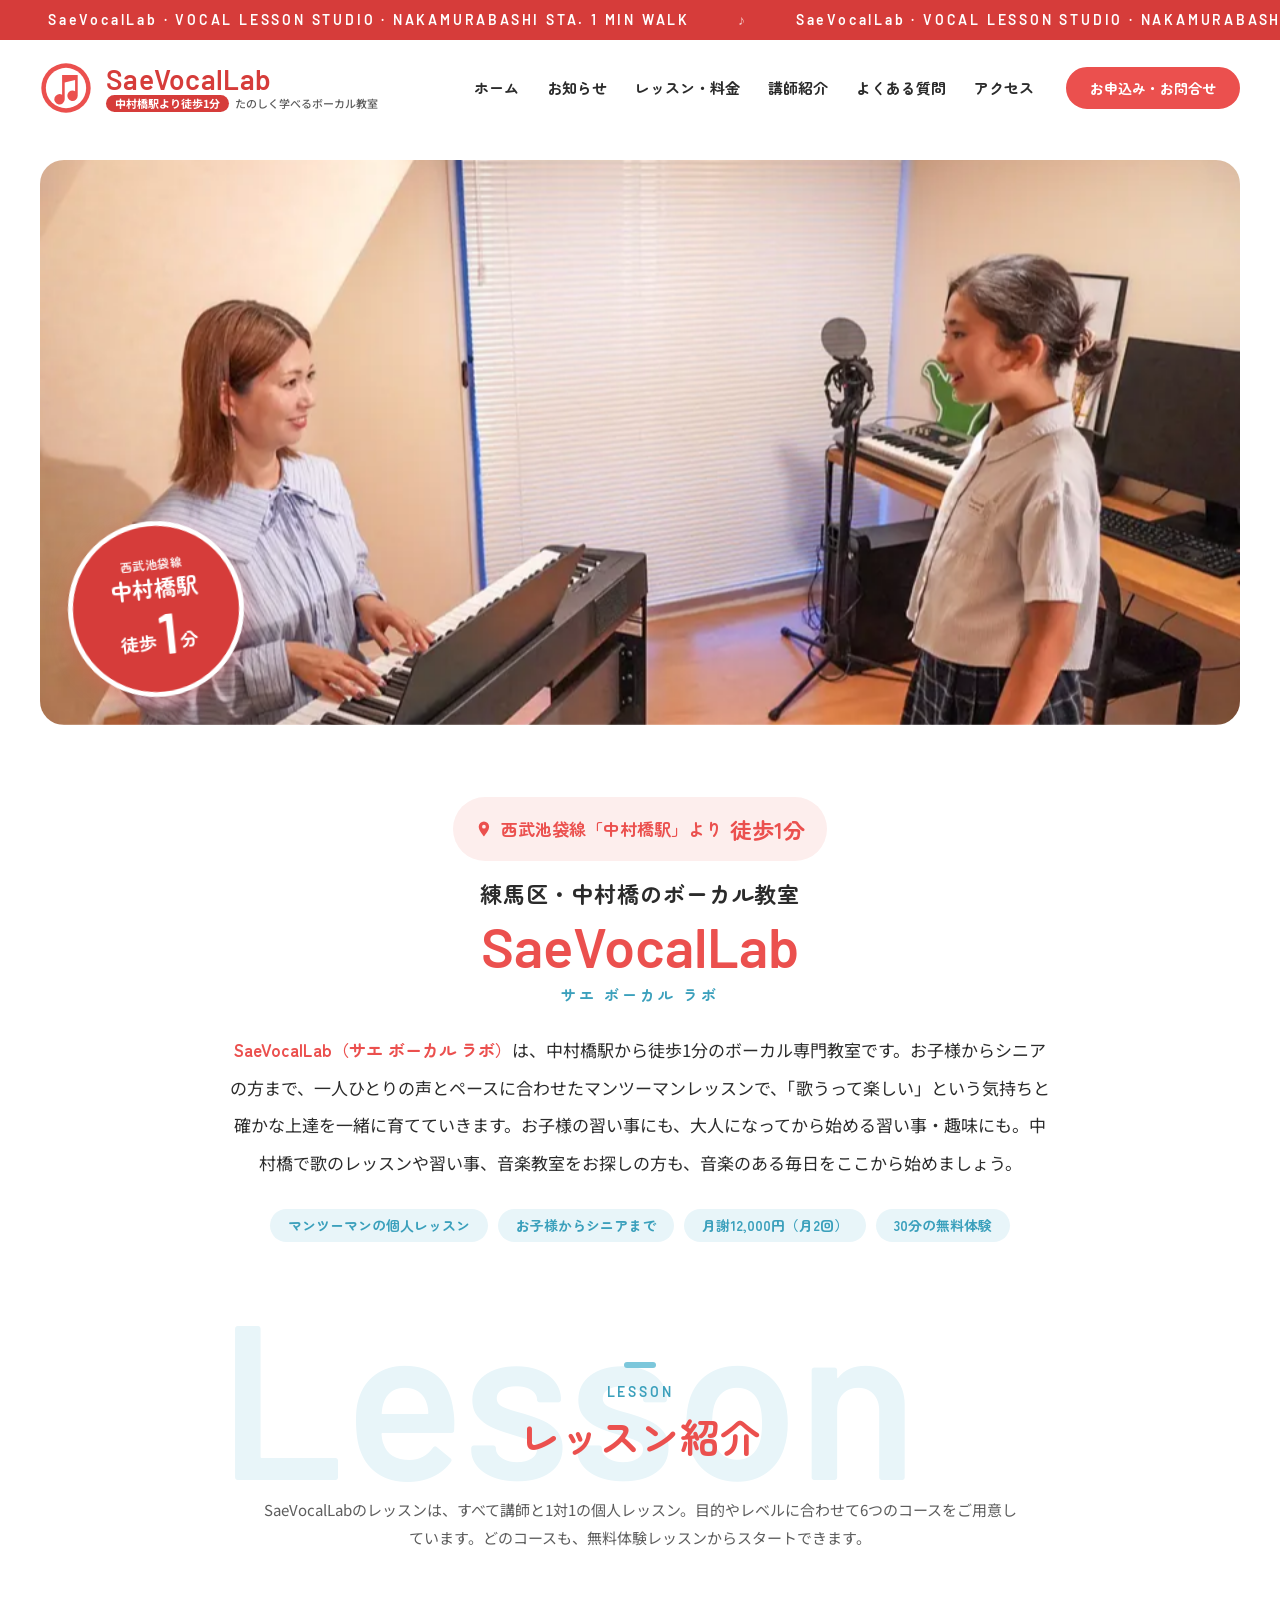
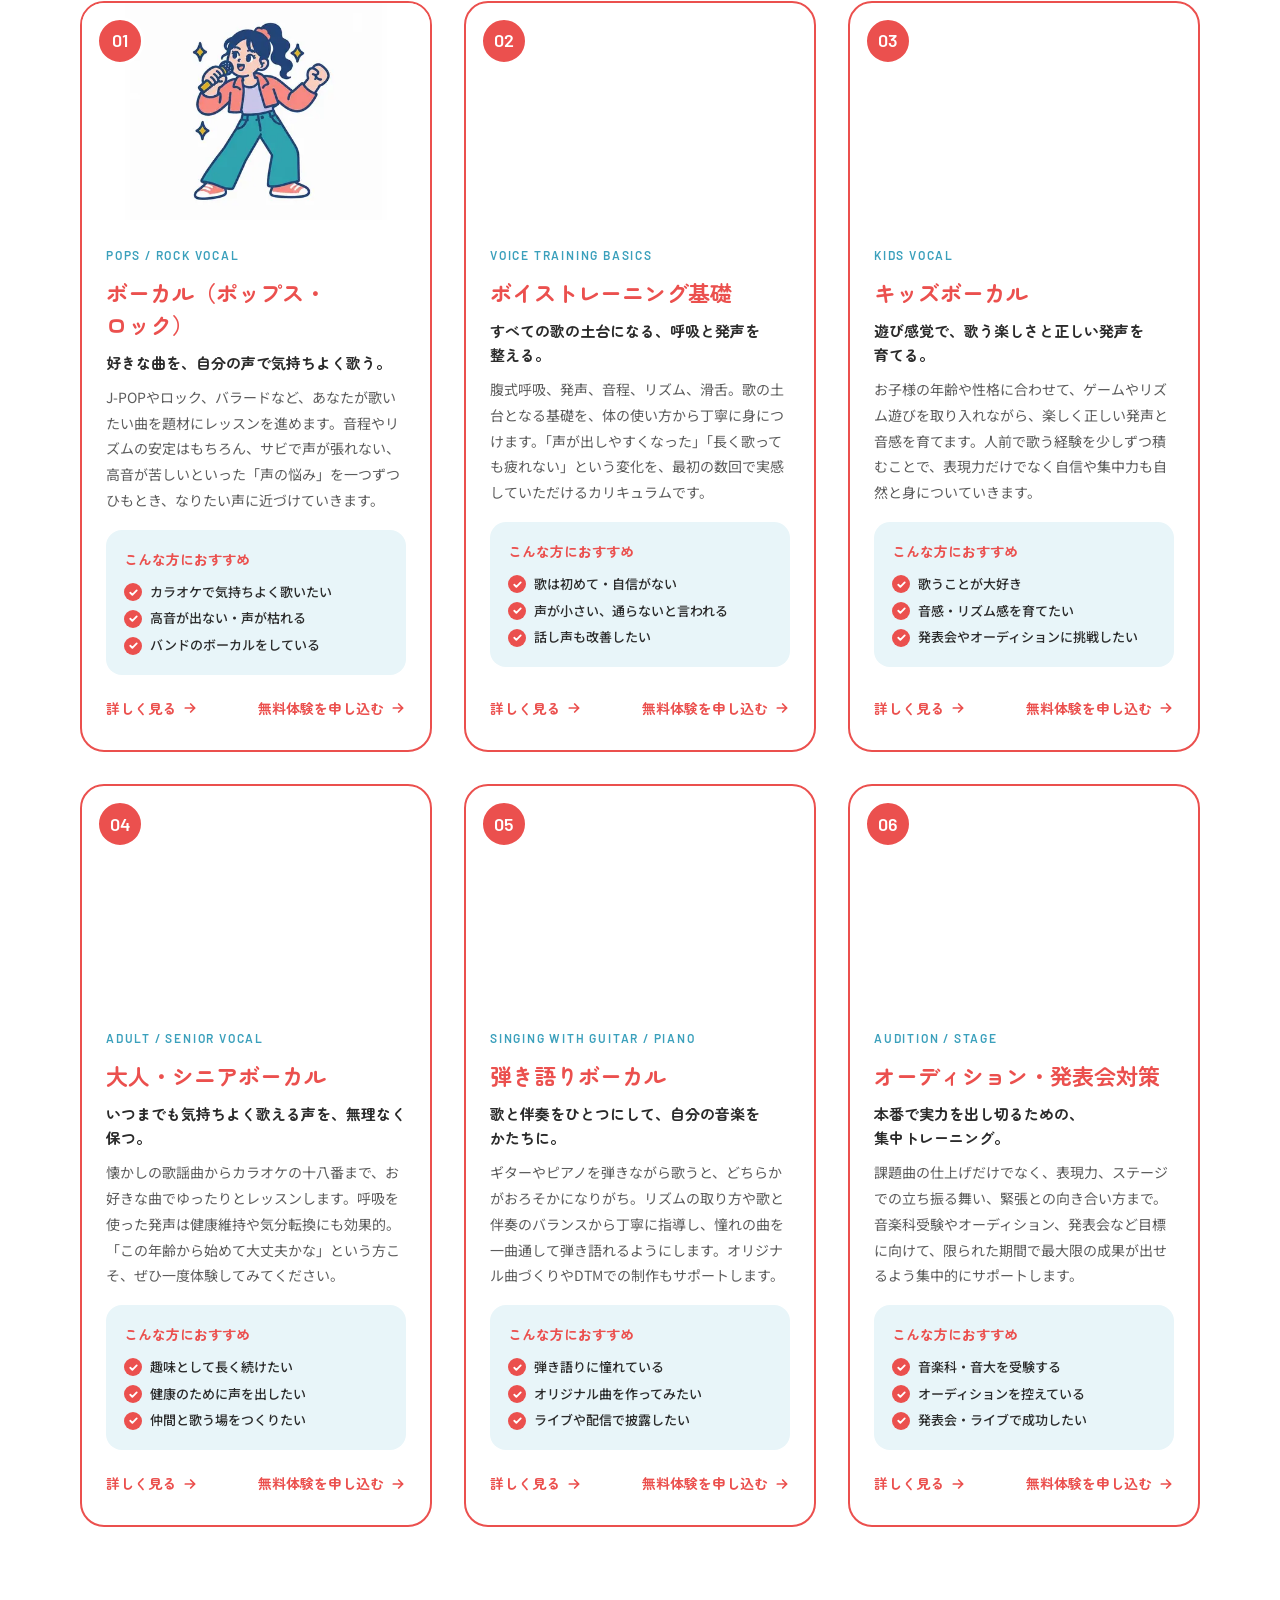
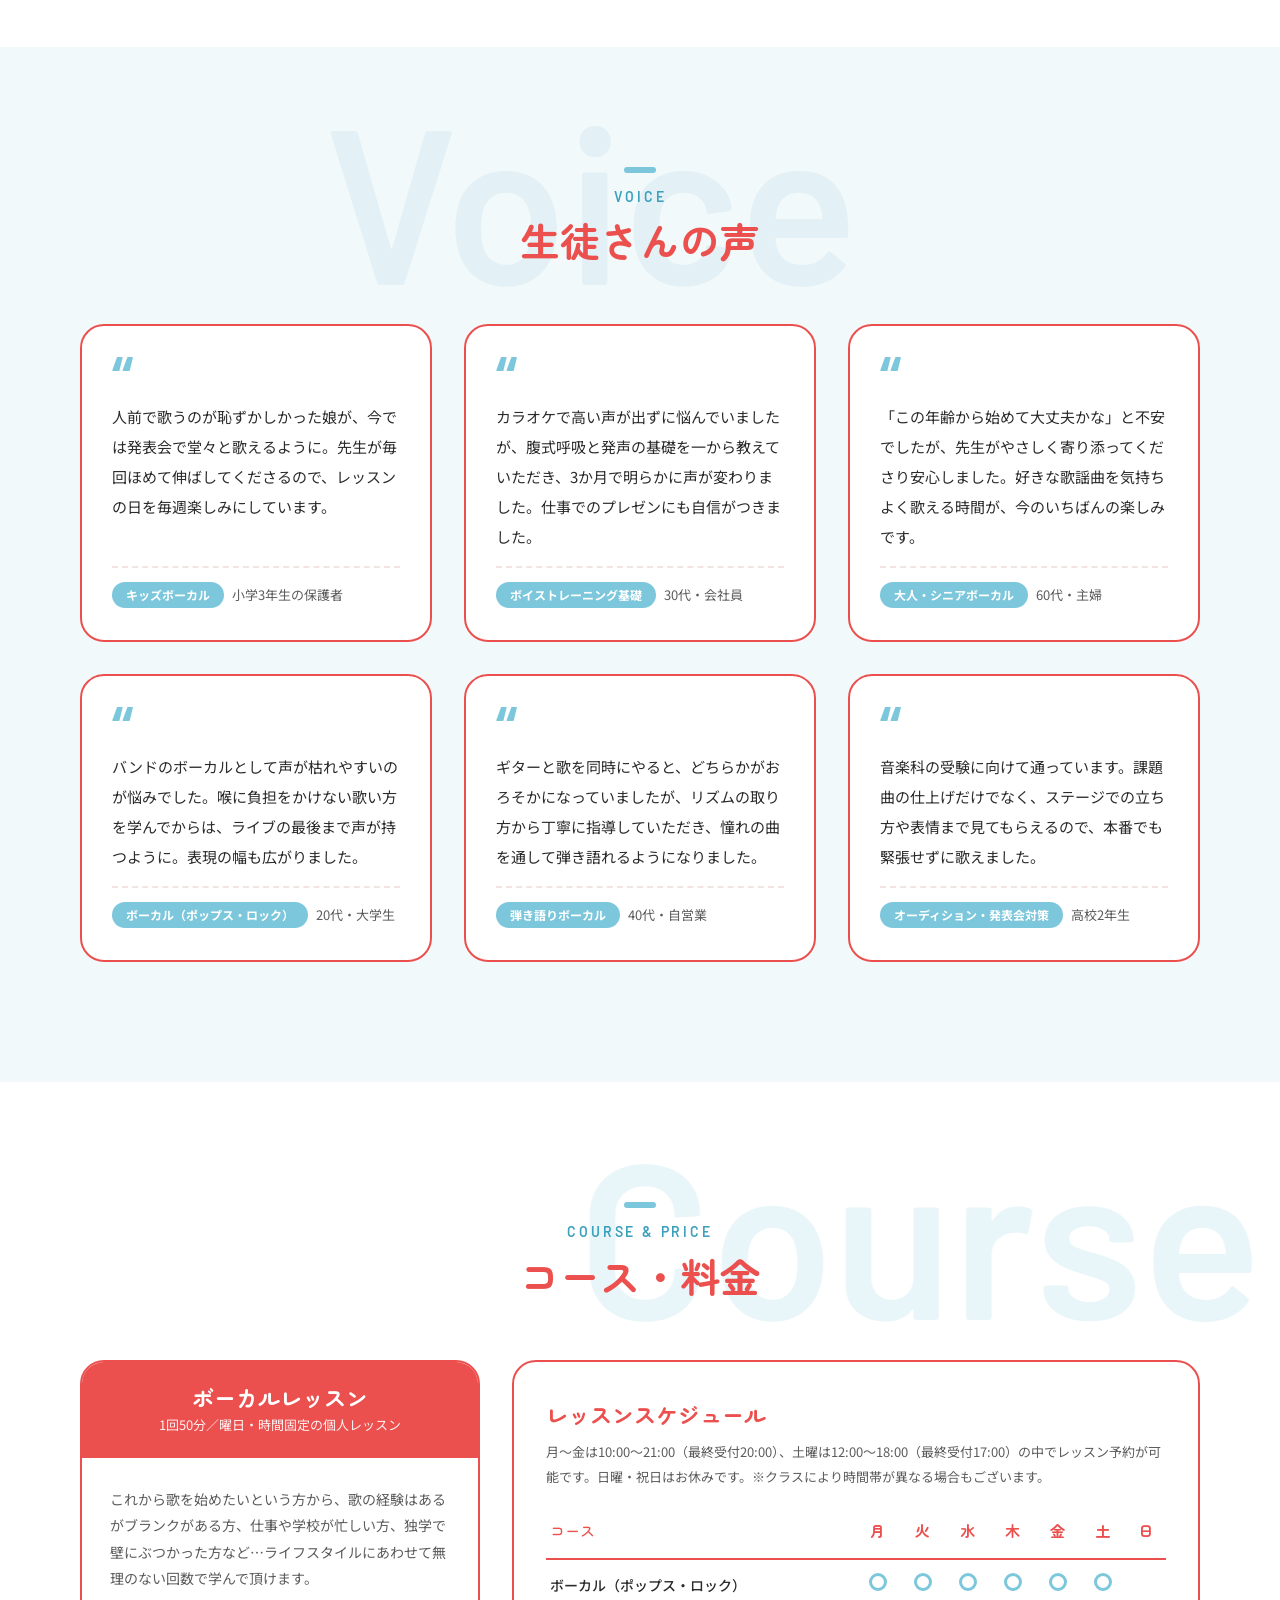
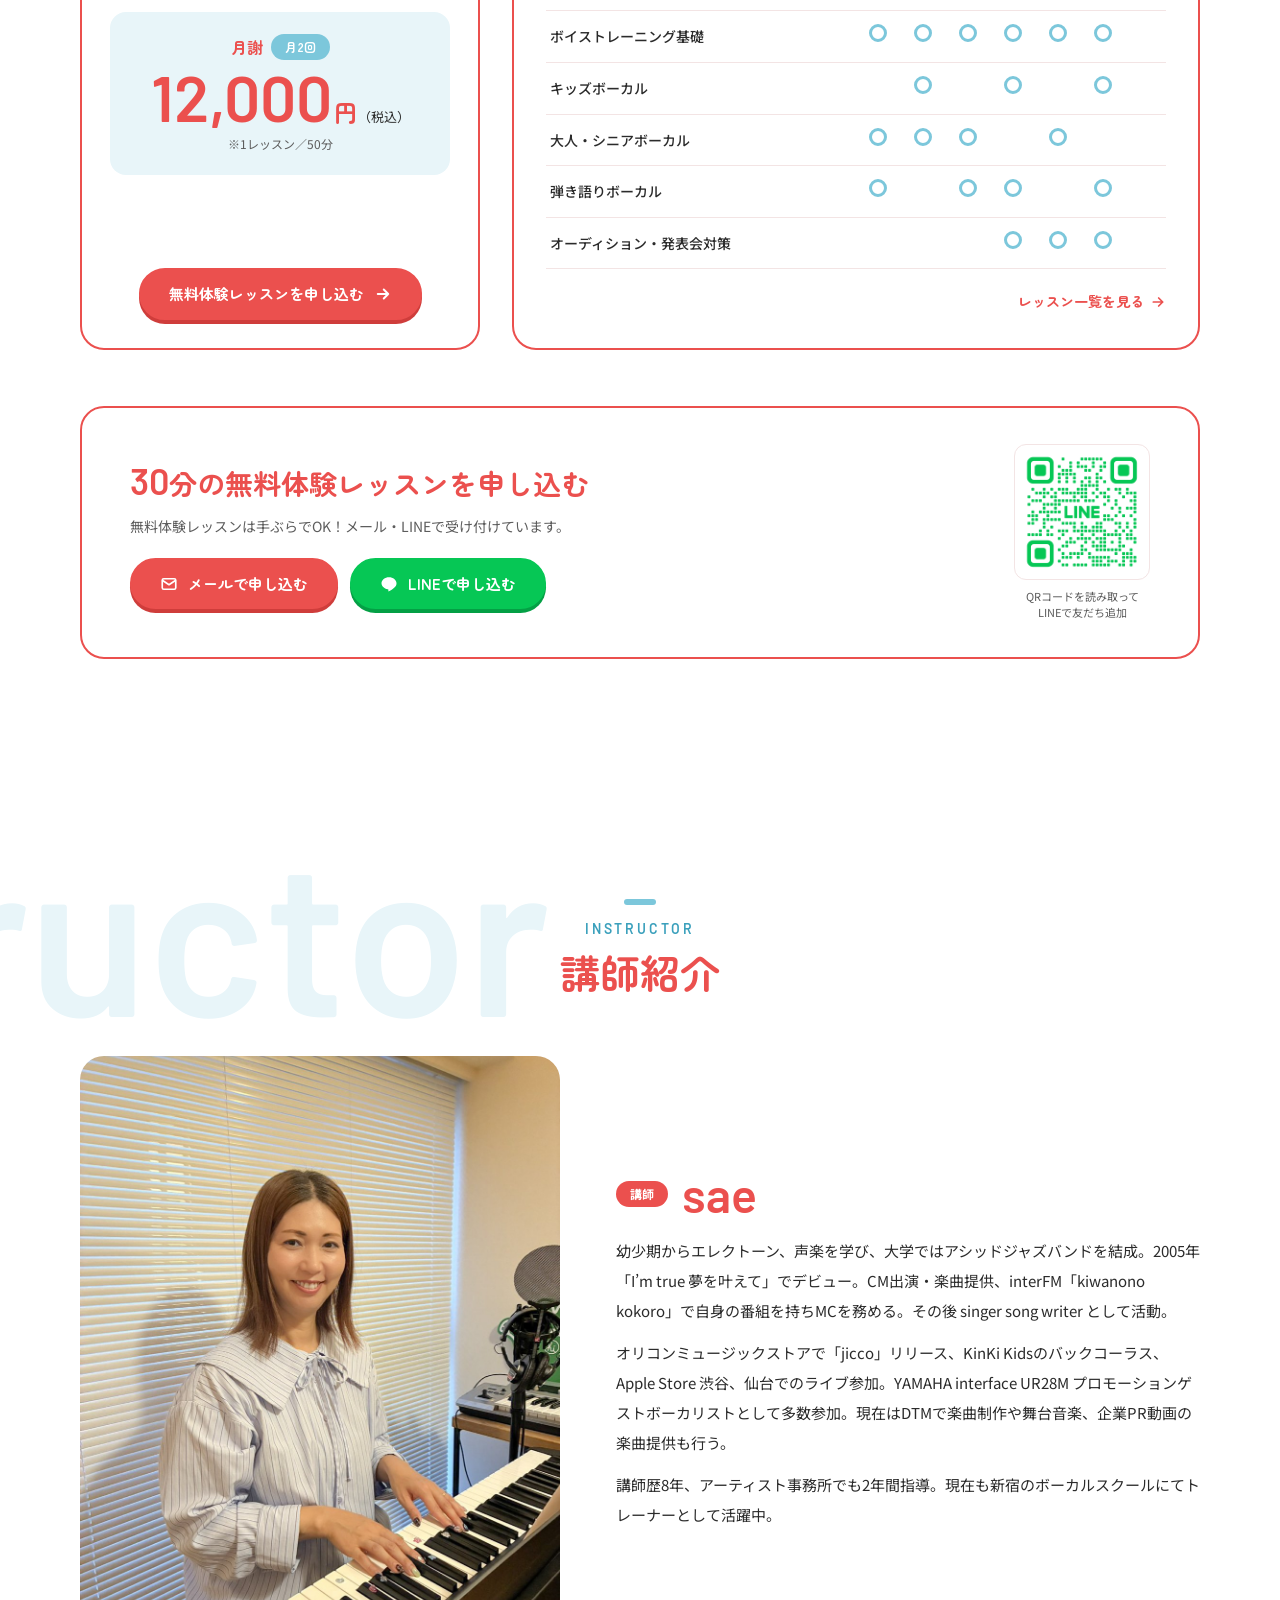
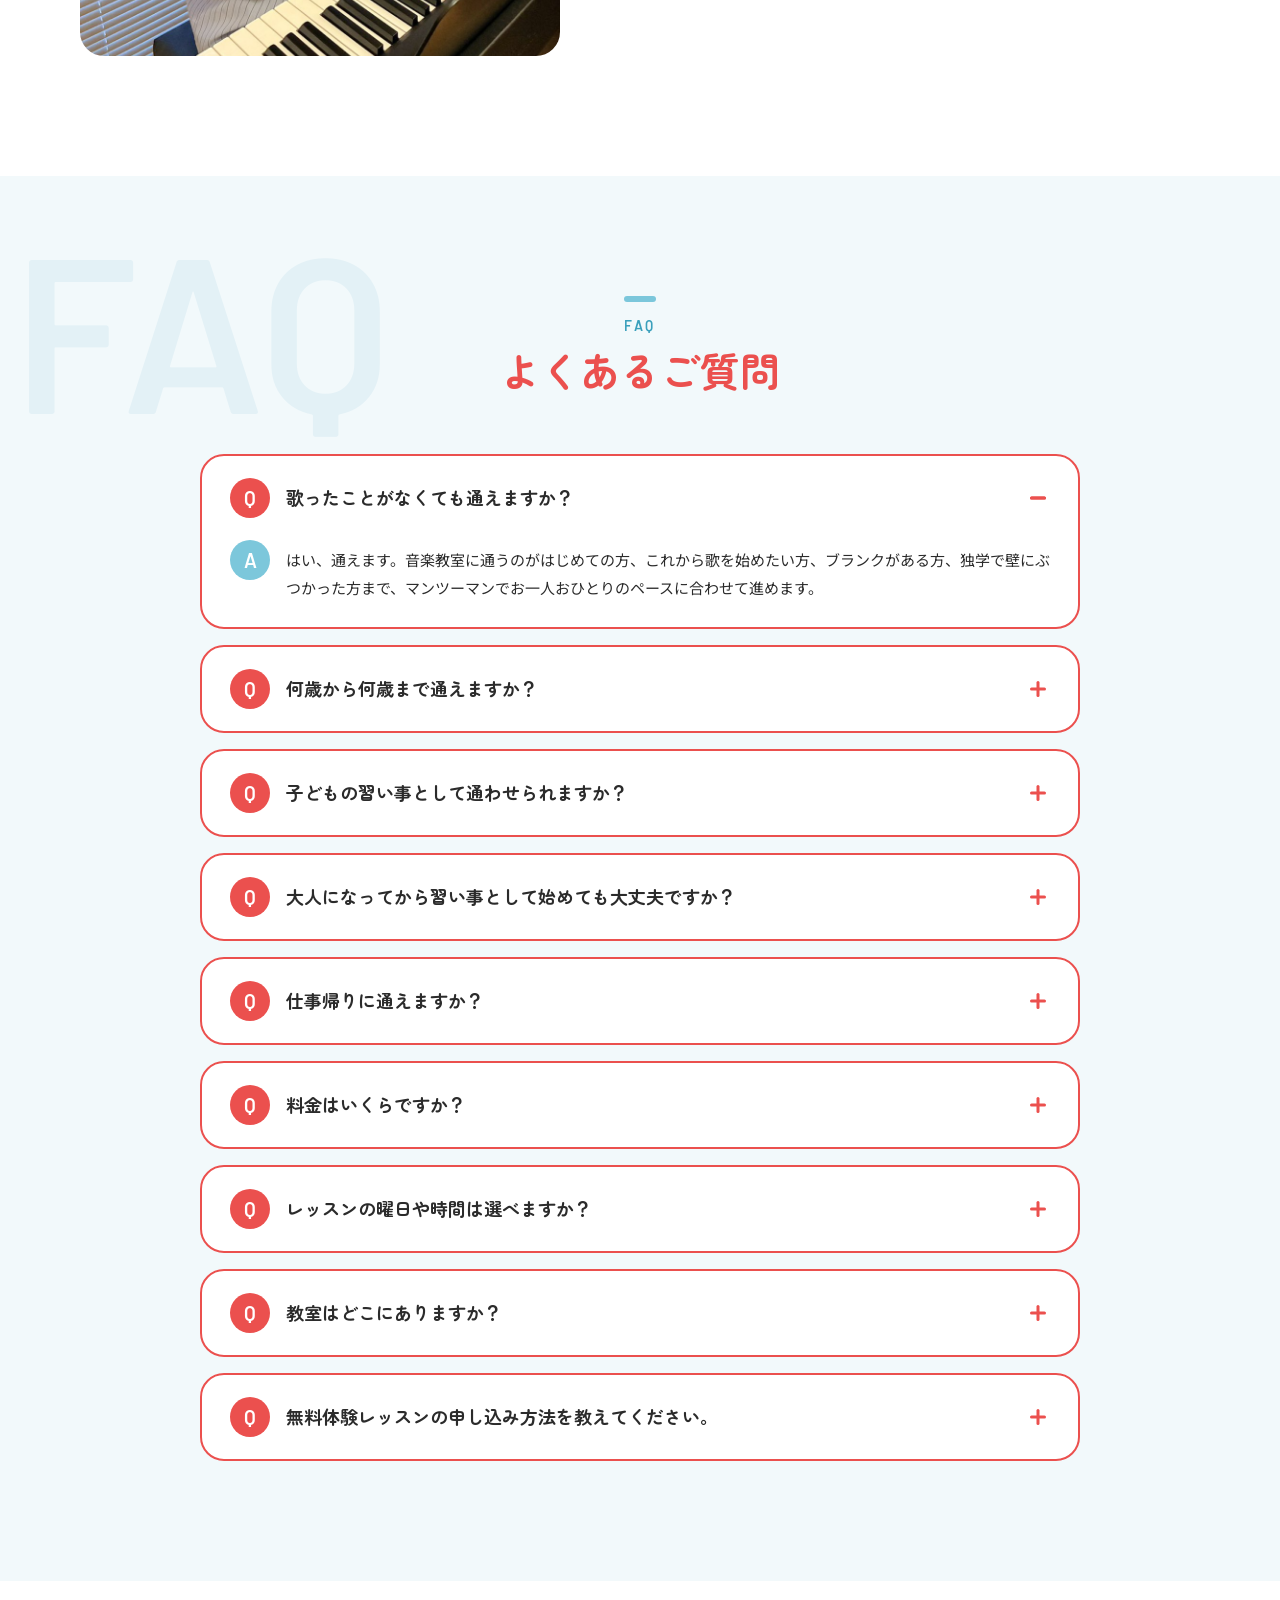
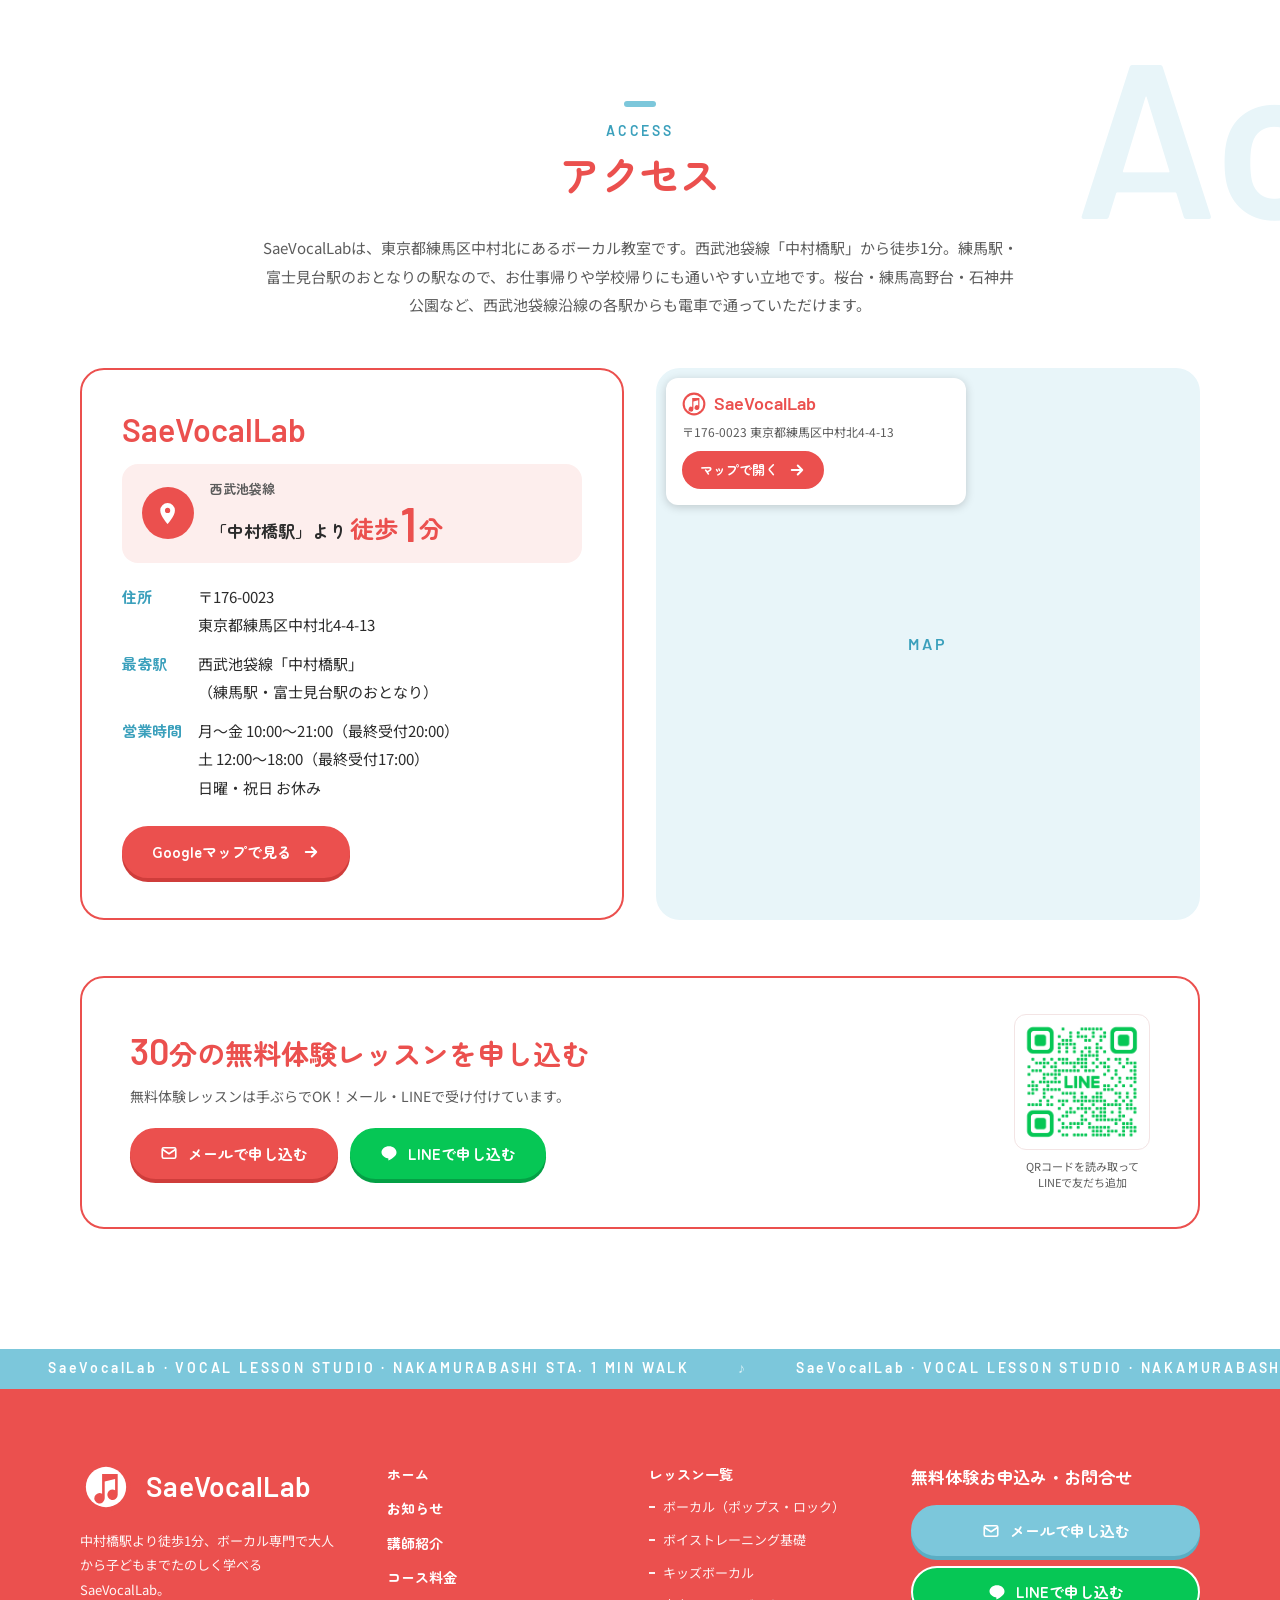
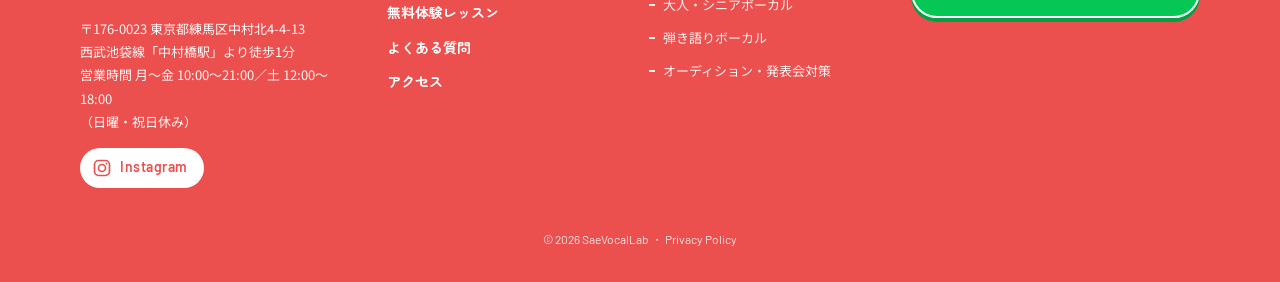
<file: index.html>
<!DOCTYPE html>
<html lang="ja">
<head>
<meta charset="UTF-8">
<meta name="viewport" content="width=device-width, initial-scale=1">
<title>中村橋駅徒歩1分のボーカル教室・ボイトレ・習い事｜SaeVocalLab（練馬区）</title>
<meta name="description" content="練馬区・西武池袋線「中村橋駅」徒歩1分のボーカル・ボイストレーニング教室SaeVocalLab（サエ ボーカル ラボ）。子どもの習い事から大人・シニアの趣味まで、マンツーマンの個人レッスン。月謝12,000円（月2回）、30分の無料体験レッスン受付中。">
<meta property="og:title" content="中村橋駅徒歩1分のボーカル教室・ボイトレ・習い事｜SaeVocalLab（練馬区）">
<meta property="og:description" content="練馬区・西武池袋線「中村橋駅」徒歩1分のボーカル・ボイストレーニング教室SaeVocalLab（サエ ボーカル ラボ）。子どもの習い事から大人・シニアの趣味まで、マンツーマンの個人レッスン。月謝12,000円（月2回）、30分の無料体験レッスン受付中。">
<meta property="og:type" content="website">
<meta name="theme-color" content="#eb504e">
<link rel="icon" href="data:image/svg+xml,%3Csvg xmlns='http://www.w3.org/2000/svg' viewBox='0 0 80 80'%3E%3Ccircle cx='40' cy='40' r='38' fill='%23eb504e'/%3E%3Ccircle cx='40' cy='40' r='31' fill='%23fff'/%3E%3Cpath d='M34 20v30.4a8 8 0 1 0 4 6.9V31.6l16-4V45a8 8 0 1 0 4 6.9V20z' fill='%23eb504e'/%3E%3C/svg%3E">
<link rel="preconnect" href="https://fonts.googleapis.com">
<link rel="preconnect" href="https://fonts.gstatic.com" crossorigin>
<link rel="preload" as="style" href="https://fonts.googleapis.com/css2?family=Barlow:wght@500;600&family=Noto+Sans+JP:wght@400;500;700&family=Zen+Maru+Gothic:wght@500;700&display=swap">
<link href="https://fonts.googleapis.com/css2?family=Barlow:wght@500;600&family=Noto+Sans+JP:wght@400;500;700&family=Zen+Maru+Gothic:wght@500;700&display=swap" rel="stylesheet" media="print" onload="this.media='all'">
<noscript><link href="https://fonts.googleapis.com/css2?family=Barlow:wght@500;600&family=Noto+Sans+JP:wght@400;500;700&family=Zen+Maru+Gothic:wght@500;700&display=swap" rel="stylesheet"></noscript>
<link rel="stylesheet" href="assets/css/style.css?v=20261111psi">
<!-- SEO:START（tools/seo_build.py が自動生成。直接編集しないでください） -->
<link rel="canonical" href="https://saevocallab.co.jp/">
<meta property="og:url" content="https://saevocallab.co.jp/">
<meta property="og:image" content="https://saevocallab.co.jp/assets/img/ogp.jpg">
<meta property="og:site_name" content="SaeVocalLab">
<meta property="og:locale" content="ja_JP">
<meta name="twitter:card" content="summary_large_image">
<link rel="apple-touch-icon" href="assets/img/apple-touch-icon.png">
<script type="application/ld+json">
{
  "@context": "https://schema.org",
  "@graph": [
    {
      "@type": [
        "MusicSchool",
        "LocalBusiness"
      ],
      "@id": "https://saevocallab.co.jp/#school",
      "name": "SaeVocalLab",
      "alternateName": [
        "サエ ボーカル ラボ",
        "サエボーカルラボ"
      ],
      "description": "西武池袋線「中村橋駅」より徒歩1分のボーカル専門教室。子どもの習い事から大人・シニアの趣味まで、マンツーマンの個人レッスン。30分の無料体験レッスン受付中。",
      "url": "https://saevocallab.co.jp/",
      "logo": "https://saevocallab.co.jp/assets/img/logo.png",
      "image": "https://saevocallab.co.jp/assets/img/ogp.jpg",
      "address": {
        "@type": "PostalAddress",
        "postalCode": "176-0023",
        "addressCountry": "JP",
        "addressRegion": "東京都",
        "addressLocality": "練馬区",
        "streetAddress": "中村北4-4-13"
      },
      "geo": {
        "@type": "GeoCoordinates",
        "latitude": 35.735584,
        "longitude": 139.638275
      },
      "hasMap": "https://www.google.com/maps/search/?api=1&query=35.735584%2C139.638275",
      "knowsAbout": [
        "ボーカルレッスン",
        "ボイストレーニング",
        "発声",
        "キッズボーカル",
        "弾き語り",
        "オーディション対策",
        "音楽科受験対策",
        "子どもの習い事",
        "大人の習い事"
      ],
      "hasOfferCatalog": {
        "@type": "OfferCatalog",
        "name": "レッスン一覧",
        "itemListElement": [
          {
            "@type": "Offer",
            "itemOffered": {
              "@id": "https://saevocallab.co.jp/lesson/vocal.html#course"
            }
          },
          {
            "@type": "Offer",
            "itemOffered": {
              "@id": "https://saevocallab.co.jp/lesson/voice-training.html#course"
            }
          },
          {
            "@type": "Offer",
            "itemOffered": {
              "@id": "https://saevocallab.co.jp/lesson/kids.html#course"
            }
          },
          {
            "@type": "Offer",
            "itemOffered": {
              "@id": "https://saevocallab.co.jp/lesson/adult.html#course"
            }
          },
          {
            "@type": "Offer",
            "itemOffered": {
              "@id": "https://saevocallab.co.jp/lesson/sing-play.html#course"
            }
          },
          {
            "@type": "Offer",
            "itemOffered": {
              "@id": "https://saevocallab.co.jp/lesson/audition.html#course"
            }
          }
        ]
      },
      "areaServed": [
        {
          "@type": "AdministrativeArea",
          "name": "練馬区"
        }
      ],
      "openingHoursSpecification": [
        {
          "@type": "OpeningHoursSpecification",
          "dayOfWeek": [
            "Monday",
            "Tuesday",
            "Wednesday",
            "Thursday",
            "Friday"
          ],
          "opens": "10:00",
          "closes": "21:00"
        },
        {
          "@type": "OpeningHoursSpecification",
          "dayOfWeek": [
            "Saturday"
          ],
          "opens": "12:00",
          "closes": "18:00"
        }
      ],
      "makesOffer": {
        "@type": "Offer",
        "name": "ボーカルレッスン 月謝（月2回・1回50分）",
        "priceSpecification": {
          "@type": "UnitPriceSpecification",
          "price": 12000,
          "priceCurrency": "JPY",
          "unitText": "月",
          "valueAddedTaxIncluded": true
        }
      },
      "priceRange": "月謝 12,000円（税込）",
      "email": "ririkaman1113@gmail.com",
      "contactPoint": {
        "@type": "ContactPoint",
        "contactType": "無料体験レッスンのお申し込み・お問い合わせ",
        "availableLanguage": "ja",
        "email": "ririkaman1113@gmail.com",
        "url": "https://lin.ee/gzu6Sca"
      },
      "employee": {
        "@type": "Person",
        "name": "sae",
        "jobTitle": "ボーカル講師"
      }
    },
    {
      "@type": "WebSite",
      "@id": "https://saevocallab.co.jp/#website",
      "url": "https://saevocallab.co.jp/",
      "name": "SaeVocalLab",
      "alternateName": [
        "サエ ボーカル ラボ",
        "サエボーカルラボ"
      ],
      "inLanguage": "ja",
      "publisher": {
        "@id": "https://saevocallab.co.jp/#school"
      }
    },
    {
      "@type": "WebPage",
      "@id": "https://saevocallab.co.jp/#webpage",
      "url": "https://saevocallab.co.jp/",
      "name": "中村橋駅徒歩1分のボーカル教室・ボイトレ・習い事｜SaeVocalLab（練馬区）",
      "isPartOf": {
        "@id": "https://saevocallab.co.jp/#website"
      },
      "about": {
        "@id": "https://saevocallab.co.jp/#school"
      },
      "inLanguage": "ja",
      "primaryImageOfPage": {
        "@type": "ImageObject",
        "url": "https://saevocallab.co.jp/assets/img/ogp.jpg"
      },
      "description": "練馬区・西武池袋線「中村橋駅」徒歩1分のボーカル・ボイストレーニング教室SaeVocalLab（サエ ボーカル ラボ）。子どもの習い事から大人・シニアの趣味まで、マンツーマンの個人レッスン。月謝12,000円（月2回）、30分の無料体験レッスン受付中。"
    },
    {
      "@type": "FAQPage",
      "@id": "https://saevocallab.co.jp/#faq",
      "mainEntity": [
        {
          "@type": "Question",
          "name": "歌ったことがなくても通えますか？",
          "acceptedAnswer": {
            "@type": "Answer",
            "text": "はい、通えます。音楽教室に通うのがはじめての方、これから歌を始めたい方、ブランクがある方、独学で壁にぶつかった方まで、マンツーマンでお一人おひとりのペースに合わせて進めます。"
          }
        },
        {
          "@type": "Question",
          "name": "何歳から何歳まで通えますか？",
          "acceptedAnswer": {
            "@type": "Answer",
            "text": "お子様からシニアの方まで通っていただけます。お子様向けの「キッズボーカル」、大人の方向けの「大人・シニアボーカル」などのコースがあります。"
          }
        },
        {
          "@type": "Question",
          "name": "子どもの習い事として通わせられますか？",
          "acceptedAnswer": {
            "@type": "Answer",
            "text": "はい。お子様向けの「キッズボーカル」コースでは、年齢や性格に合わせてゲームやリズム遊びを取り入れながら、楽しく正しい発声と音感を育てます。教室は中村橋駅から徒歩1分なので、習い事として通いやすい場所です。"
          }
        },
        {
          "@type": "Question",
          "name": "大人になってから習い事として始めても大丈夫ですか？",
          "acceptedAnswer": {
            "@type": "Answer",
            "text": "もちろんです。大人の方向けの「大人・シニアボーカル」コースでは、懐かしの歌謡曲からカラオケの十八番まで、お好きな曲でゆったりとレッスンします。マンツーマンなので、はじめての方もご自分のペースで進められます。"
          }
        },
        {
          "@type": "Question",
          "name": "仕事帰りに通えますか？",
          "acceptedAnswer": {
            "@type": "Answer",
            "text": "はい。月〜金は21:00まで（最終受付20:00）レッスンを行っているので、社会人の方もお仕事帰りに通っていただけます。コースによってレッスン曜日が異なりますので、レッスンスケジュールをご確認ください。"
          }
        },
        {
          "@type": "Question",
          "name": "料金はいくらですか？",
          "acceptedAnswer": {
            "@type": "Answer",
            "text": "月謝12,000円（税込）です。月2回、1回50分の個人レッスンです。"
          }
        },
        {
          "@type": "Question",
          "name": "レッスンの曜日や時間は選べますか？",
          "acceptedAnswer": {
            "@type": "Answer",
            "text": "曜日・時間固定の個人レッスンで、月〜金は10:00〜21:00（最終受付20:00）、土曜は12:00〜18:00（最終受付17:00）の中でご予約いただけます。日曜・祝日はお休みです。コースによってレッスン曜日が異なりますので、レッスンスケジュールをご確認ください。"
          }
        },
        {
          "@type": "Question",
          "name": "教室はどこにありますか？",
          "acceptedAnswer": {
            "@type": "Answer",
            "text": "東京都練馬区中村北4-4-13です。西武池袋線「中村橋駅」から徒歩1分の場所にあります。"
          }
        },
        {
          "@type": "Question",
          "name": "無料体験レッスンの申し込み方法を教えてください。",
          "acceptedAnswer": {
            "@type": "Answer",
            "text": "30分の無料体験レッスンを、メールまたはLINEで受け付けています。手ぶらでお越しいただけます。"
          }
        }
      ]
    }
  ]
}
</script>
<!-- SEO:END -->
</head>
<body>
<div class="marquee" aria-hidden="true"><div class="marquee__track"><span>SaeVocalLab · VOCAL LESSON STUDIO · NAKAMURABASHI STA. 1 MIN WALK</span><span>SaeVocalLab · VOCAL LESSON STUDIO · NAKAMURABASHI STA. 1 MIN WALK</span><span>SaeVocalLab · VOCAL LESSON STUDIO · NAKAMURABASHI STA. 1 MIN WALK</span><span>SaeVocalLab · VOCAL LESSON STUDIO · NAKAMURABASHI STA. 1 MIN WALK</span><span>SaeVocalLab · VOCAL LESSON STUDIO · NAKAMURABASHI STA. 1 MIN WALK</span><span>SaeVocalLab · VOCAL LESSON STUDIO · NAKAMURABASHI STA. 1 MIN WALK</span><span>SaeVocalLab · VOCAL LESSON STUDIO · NAKAMURABASHI STA. 1 MIN WALK</span><span>SaeVocalLab · VOCAL LESSON STUDIO · NAKAMURABASHI STA. 1 MIN WALK</span></div></div>
<header class="header">
  <div class="header__inner">
    <a class="brand" href="./"><svg class="brand__logo" viewBox="0 0 80 80" aria-hidden="true"><circle cx="40" cy="40" r="38" fill="#eb504e"/><circle cx="40" cy="40" r="31" fill="#fff"/><path d="M34 20v30.4a8 8 0 1 0 4 6.9V31.6l16-4V45a8 8 0 1 0 4 6.9V20z" fill="#eb504e"/></svg><span class="brand__name">SaeVocalLab<span class="brand__tag"><b>中村橋駅より徒歩1分</b>たのしく学べるボーカル教室</span></span></a>
    <nav class="gnav" aria-label="グローバルナビゲーション">
      <ul class="gnav__list"><li><a href="./">ホーム</a></li><li><a href="#news">お知らせ</a></li><li><a href="#lesson">レッスン・料金</a></li><li><a href="#instructor">講師紹介</a></li><li><a href="#faq">よくある質問</a></li><li><a href="#access">アクセス</a></li></ul>
      <a class="btn btn--sm" href="#contact">お申込み・お問合せ</a>
    </nav>
    <button class="menu-btn" type="button" aria-label="メニューを開く" aria-expanded="false" aria-controls="drawer"><span class="menu-btn__bars" aria-hidden="true"></span>Menu</button>
  </div>
</header>
<main>
<section class="hero" id="news">
  <div class="hero__photo"><picture><source media="(max-width:960px)" type="image/webp" srcset="assets/img/sp/top-lesson-2610c.webp" width="900" height="600"><img src="assets/img/top-lesson-2610c.jpg" alt="中村橋のボーカル教室 SaeVocalLabで、ピアノを弾きながら生徒とレッスンをする講師sae" width="1567" height="1045" fetchpriority="high"></picture>
    <p class="station-badge"><span class="station-badge__line">西武池袋線</span><span class="station-badge__sta">中村橋駅</span><span class="station-badge__walk">徒歩<b>1</b>分</span></p></div>
</section>

<section class="intro">
  <div class="inner fade">
    <p class="intro__station"><svg class="ic-pin" viewBox="0 0 24 24" fill="currentColor" aria-hidden="true"><path d="M12 2a7 7 0 0 0-7 7c0 5.2 7 13 7 13s7-7.8 7-13a7 7 0 0 0-7-7zm0 9.5A2.5 2.5 0 1 1 12 6.5a2.5 2.5 0 0 1 0 5z"/></svg>西武池袋線「中村橋駅」より<b>徒歩1分</b></p>
    <h1 class="intro__h1"><span class="intro__h1-area">練馬区・中村橋のボーカル教室</span>SaeVocalLab<span class="intro__h1-kana">サエ ボーカル ラボ</span></h1>
    <p class="intro__text"><strong>SaeVocalLab（サエ ボーカル ラボ）</strong>は、中村橋駅から徒歩1分のボーカル専門教室です。お子様からシニアの方まで、一人ひとりの声とペースに合わせたマンツーマンレッスンで、「歌うって楽しい」という気持ちと確かな上達を一緒に育てていきます。お子様の習い事にも、大人になってから始める習い事・趣味にも。中村橋で歌のレッスンや習い事、音楽教室をお探しの方も、音楽のある毎日をここから始めましょう。</p>
    <ul class="intro__tags"><li>マンツーマンの個人レッスン</li><li>お子様からシニアまで</li><li>月謝12,000円（月2回）</li><li>30分の無料体験</li></ul>
  </div>
</section>

<section class="section" id="lesson">
  <span class="watermark watermark--l" aria-hidden="true">Lesson</span>
  <div class="inner">
    <div class="sec-head fade"><span class="sec-head__bar"></span><span class="sec-head__en">Lesson</span><h2 class="sec-head__ja">レッスン紹介</h2></div>
    <p class="sec-lead fade">SaeVocalLabのレッスンは、すべて講師と1対1の個人レッスン。目的やレベルに合わせて6つのコースをご用意しています。どのコースも、無料体験レッスンからスタートできます。</p>
    <div class="lesson-grid carousel" data-carousel="lesson">
<article class="card lesson-card fade">
  <a class="lesson-card__photo" href="lesson/vocal.html"><picture><source media="(max-width:960px)" type="image/webp" srcset="assets/img/sp/lesson-vocal.webp" width="640" height="360"><img src="assets/img/lesson-vocal.jpg" alt="ボーカル（ポップス・ロック）のレッスンイメージ" width="960" height="540" loading="lazy"></picture><span class="lesson-card__no">01</span></a>
  <div class="lesson-card__body">
    <p class="lesson-card__en">Pops / Rock Vocal</p>
    <h3 class="lesson-card__title"><a href="lesson/vocal.html">ボーカル（ポップス・ロック）</a></h3>
    <p class="lesson-card__lead">好きな曲を、自分の声で気持ちよく歌う。</p>
    <p class="lesson-card__text">J-POPやロック、バラードなど、あなたが歌いたい曲を題材にレッスンを進めます。音程やリズムの安定はもちろん、サビで声が張れない、高音が苦しいといった「声の悩み」を一つずつひもとき、なりたい声に近づけていきます。</p>
    <div class="fitbox"><p class="fitbox__ttl">こんな方におすすめ</p><ul><li><span class="check"><svg viewBox="0 0 24 24" fill="none" stroke="#fff" stroke-width="4" stroke-linecap="round" stroke-linejoin="round"><path d="M5 12.5l4.5 4.5L19 7.5"/></svg></span>カラオケで気持ちよく歌いたい</li><li><span class="check"><svg viewBox="0 0 24 24" fill="none" stroke="#fff" stroke-width="4" stroke-linecap="round" stroke-linejoin="round"><path d="M5 12.5l4.5 4.5L19 7.5"/></svg></span>高音が出ない・声が枯れる</li><li><span class="check"><svg viewBox="0 0 24 24" fill="none" stroke="#fff" stroke-width="4" stroke-linecap="round" stroke-linejoin="round"><path d="M5 12.5l4.5 4.5L19 7.5"/></svg></span>バンドのボーカルをしている</li></ul></div>
    <div class="lesson-card__links">
      <a class="link-arrow" href="lesson/vocal.html" aria-label="ボーカル（ポップス・ロック）のレッスンを詳しく見る">詳しく見る<svg class="arrow" viewBox="0 0 24 24" fill="none" stroke="currentColor" stroke-width="2.6" stroke-linecap="round" stroke-linejoin="round" aria-hidden="true"><path d="M5 12h14M13 6l6 6-6 6"/></svg></a>
      <a class="link-arrow" href="#contact">無料体験を申し込む<svg class="arrow" viewBox="0 0 24 24" fill="none" stroke="currentColor" stroke-width="2.6" stroke-linecap="round" stroke-linejoin="round" aria-hidden="true"><path d="M5 12h14M13 6l6 6-6 6"/></svg></a>
    </div>
  </div>
</article>
<article class="card lesson-card fade">
  <a class="lesson-card__photo" href="lesson/voice-training.html"><picture><source media="(max-width:960px)" type="image/webp" srcset="assets/img/sp/lesson-voice-training.webp" width="640" height="360"><img src="assets/img/lesson-voice-training.jpg" alt="ボイストレーニング基礎のレッスンイメージ" width="960" height="540" loading="lazy"></picture><span class="lesson-card__no">02</span></a>
  <div class="lesson-card__body">
    <p class="lesson-card__en">Voice Training Basics</p>
    <h3 class="lesson-card__title"><a href="lesson/voice-training.html">ボイストレーニング基礎</a></h3>
    <p class="lesson-card__lead">すべての歌の土台になる、呼吸と発声を整える。</p>
    <p class="lesson-card__text">腹式呼吸、発声、音程、リズム、滑舌。歌の土台となる基礎を、体の使い方から丁寧に身につけます。「声が出しやすくなった」「長く歌っても疲れない」という変化を、最初の数回で実感していただけるカリキュラムです。</p>
    <div class="fitbox"><p class="fitbox__ttl">こんな方におすすめ</p><ul><li><span class="check"><svg viewBox="0 0 24 24" fill="none" stroke="#fff" stroke-width="4" stroke-linecap="round" stroke-linejoin="round"><path d="M5 12.5l4.5 4.5L19 7.5"/></svg></span>歌は初めて・自信がない</li><li><span class="check"><svg viewBox="0 0 24 24" fill="none" stroke="#fff" stroke-width="4" stroke-linecap="round" stroke-linejoin="round"><path d="M5 12.5l4.5 4.5L19 7.5"/></svg></span>声が小さい、通らないと言われる</li><li><span class="check"><svg viewBox="0 0 24 24" fill="none" stroke="#fff" stroke-width="4" stroke-linecap="round" stroke-linejoin="round"><path d="M5 12.5l4.5 4.5L19 7.5"/></svg></span>話し声も改善したい</li></ul></div>
    <div class="lesson-card__links">
      <a class="link-arrow" href="lesson/voice-training.html" aria-label="ボイストレーニング基礎のレッスンを詳しく見る">詳しく見る<svg class="arrow" viewBox="0 0 24 24" fill="none" stroke="currentColor" stroke-width="2.6" stroke-linecap="round" stroke-linejoin="round" aria-hidden="true"><path d="M5 12h14M13 6l6 6-6 6"/></svg></a>
      <a class="link-arrow" href="#contact">無料体験を申し込む<svg class="arrow" viewBox="0 0 24 24" fill="none" stroke="currentColor" stroke-width="2.6" stroke-linecap="round" stroke-linejoin="round" aria-hidden="true"><path d="M5 12h14M13 6l6 6-6 6"/></svg></a>
    </div>
  </div>
</article>
<article class="card lesson-card fade">
  <a class="lesson-card__photo" href="lesson/kids.html"><picture><source media="(max-width:960px)" type="image/webp" srcset="assets/img/sp/lesson-kids.webp" width="640" height="360"><img src="assets/img/lesson-kids.jpg" alt="キッズボーカルのレッスンイメージ" width="960" height="540" loading="lazy"></picture><span class="lesson-card__no">03</span></a>
  <div class="lesson-card__body">
    <p class="lesson-card__en">Kids Vocal</p>
    <h3 class="lesson-card__title"><a href="lesson/kids.html">キッズボーカル</a></h3>
    <p class="lesson-card__lead">遊び感覚で、歌う楽しさと正しい発声を育てる。</p>
    <p class="lesson-card__text">お子様の年齢や性格に合わせて、ゲームやリズム遊びを取り入れながら、楽しく正しい発声と音感を育てます。人前で歌う経験を少しずつ積むことで、表現力だけでなく自信や集中力も自然と身についていきます。</p>
    <div class="fitbox"><p class="fitbox__ttl">こんな方におすすめ</p><ul><li><span class="check"><svg viewBox="0 0 24 24" fill="none" stroke="#fff" stroke-width="4" stroke-linecap="round" stroke-linejoin="round"><path d="M5 12.5l4.5 4.5L19 7.5"/></svg></span>歌うことが大好き</li><li><span class="check"><svg viewBox="0 0 24 24" fill="none" stroke="#fff" stroke-width="4" stroke-linecap="round" stroke-linejoin="round"><path d="M5 12.5l4.5 4.5L19 7.5"/></svg></span>音感・リズム感を育てたい</li><li><span class="check"><svg viewBox="0 0 24 24" fill="none" stroke="#fff" stroke-width="4" stroke-linecap="round" stroke-linejoin="round"><path d="M5 12.5l4.5 4.5L19 7.5"/></svg></span>発表会やオーディションに挑戦したい</li></ul></div>
    <div class="lesson-card__links">
      <a class="link-arrow" href="lesson/kids.html" aria-label="キッズボーカルのレッスンを詳しく見る">詳しく見る<svg class="arrow" viewBox="0 0 24 24" fill="none" stroke="currentColor" stroke-width="2.6" stroke-linecap="round" stroke-linejoin="round" aria-hidden="true"><path d="M5 12h14M13 6l6 6-6 6"/></svg></a>
      <a class="link-arrow" href="#contact">無料体験を申し込む<svg class="arrow" viewBox="0 0 24 24" fill="none" stroke="currentColor" stroke-width="2.6" stroke-linecap="round" stroke-linejoin="round" aria-hidden="true"><path d="M5 12h14M13 6l6 6-6 6"/></svg></a>
    </div>
  </div>
</article>
<article class="card lesson-card fade">
  <a class="lesson-card__photo" href="lesson/adult.html"><picture><source media="(max-width:960px)" type="image/webp" srcset="assets/img/sp/lesson-adult.webp" width="640" height="360"><img src="assets/img/lesson-adult.jpg" alt="大人・シニアボーカルのレッスンイメージ" width="960" height="540" loading="lazy"></picture><span class="lesson-card__no">04</span></a>
  <div class="lesson-card__body">
    <p class="lesson-card__en">Adult / Senior Vocal</p>
    <h3 class="lesson-card__title"><a href="lesson/adult.html">大人・シニアボーカル</a></h3>
    <p class="lesson-card__lead">いつまでも気持ちよく歌える声を、無理なく保つ。</p>
    <p class="lesson-card__text">懐かしの歌謡曲からカラオケの十八番まで、お好きな曲でゆったりとレッスンします。呼吸を使った発声は健康維持や気分転換にも効果的。「この年齢から始めて大丈夫かな」という方こそ、ぜひ一度体験してみてください。</p>
    <div class="fitbox"><p class="fitbox__ttl">こんな方におすすめ</p><ul><li><span class="check"><svg viewBox="0 0 24 24" fill="none" stroke="#fff" stroke-width="4" stroke-linecap="round" stroke-linejoin="round"><path d="M5 12.5l4.5 4.5L19 7.5"/></svg></span>趣味として長く続けたい</li><li><span class="check"><svg viewBox="0 0 24 24" fill="none" stroke="#fff" stroke-width="4" stroke-linecap="round" stroke-linejoin="round"><path d="M5 12.5l4.5 4.5L19 7.5"/></svg></span>健康のために声を出したい</li><li><span class="check"><svg viewBox="0 0 24 24" fill="none" stroke="#fff" stroke-width="4" stroke-linecap="round" stroke-linejoin="round"><path d="M5 12.5l4.5 4.5L19 7.5"/></svg></span>仲間と歌う場をつくりたい</li></ul></div>
    <div class="lesson-card__links">
      <a class="link-arrow" href="lesson/adult.html" aria-label="大人・シニアボーカルのレッスンを詳しく見る">詳しく見る<svg class="arrow" viewBox="0 0 24 24" fill="none" stroke="currentColor" stroke-width="2.6" stroke-linecap="round" stroke-linejoin="round" aria-hidden="true"><path d="M5 12h14M13 6l6 6-6 6"/></svg></a>
      <a class="link-arrow" href="#contact">無料体験を申し込む<svg class="arrow" viewBox="0 0 24 24" fill="none" stroke="currentColor" stroke-width="2.6" stroke-linecap="round" stroke-linejoin="round" aria-hidden="true"><path d="M5 12h14M13 6l6 6-6 6"/></svg></a>
    </div>
  </div>
</article>
<article class="card lesson-card fade">
  <a class="lesson-card__photo" href="lesson/sing-play.html"><picture><source media="(max-width:960px)" type="image/webp" srcset="assets/img/sp/lesson-sing-play.webp" width="640" height="360"><img src="assets/img/lesson-sing-play.jpg" alt="弾き語りボーカルのレッスンイメージ" width="960" height="540" loading="lazy"></picture><span class="lesson-card__no">05</span></a>
  <div class="lesson-card__body">
    <p class="lesson-card__en">Singing with Guitar / Piano</p>
    <h3 class="lesson-card__title"><a href="lesson/sing-play.html">弾き語りボーカル</a></h3>
    <p class="lesson-card__lead">歌と伴奏をひとつにして、自分の音楽をかたちに。</p>
    <p class="lesson-card__text">ギターやピアノを弾きながら歌うと、どちらかがおろそかになりがち。リズムの取り方や歌と伴奏のバランスから丁寧に指導し、憧れの曲を一曲通して弾き語れるようにします。オリジナル曲づくりやDTMでの制作もサポートします。</p>
    <div class="fitbox"><p class="fitbox__ttl">こんな方におすすめ</p><ul><li><span class="check"><svg viewBox="0 0 24 24" fill="none" stroke="#fff" stroke-width="4" stroke-linecap="round" stroke-linejoin="round"><path d="M5 12.5l4.5 4.5L19 7.5"/></svg></span>弾き語りに憧れている</li><li><span class="check"><svg viewBox="0 0 24 24" fill="none" stroke="#fff" stroke-width="4" stroke-linecap="round" stroke-linejoin="round"><path d="M5 12.5l4.5 4.5L19 7.5"/></svg></span>オリジナル曲を作ってみたい</li><li><span class="check"><svg viewBox="0 0 24 24" fill="none" stroke="#fff" stroke-width="4" stroke-linecap="round" stroke-linejoin="round"><path d="M5 12.5l4.5 4.5L19 7.5"/></svg></span>ライブや配信で披露したい</li></ul></div>
    <div class="lesson-card__links">
      <a class="link-arrow" href="lesson/sing-play.html" aria-label="弾き語りボーカルのレッスンを詳しく見る">詳しく見る<svg class="arrow" viewBox="0 0 24 24" fill="none" stroke="currentColor" stroke-width="2.6" stroke-linecap="round" stroke-linejoin="round" aria-hidden="true"><path d="M5 12h14M13 6l6 6-6 6"/></svg></a>
      <a class="link-arrow" href="#contact">無料体験を申し込む<svg class="arrow" viewBox="0 0 24 24" fill="none" stroke="currentColor" stroke-width="2.6" stroke-linecap="round" stroke-linejoin="round" aria-hidden="true"><path d="M5 12h14M13 6l6 6-6 6"/></svg></a>
    </div>
  </div>
</article>
<article class="card lesson-card fade">
  <a class="lesson-card__photo" href="lesson/audition.html"><picture><source media="(max-width:960px)" type="image/webp" srcset="assets/img/sp/lesson-audition.webp" width="640" height="360"><img src="assets/img/lesson-audition.jpg" alt="オーディション・発表会対策のレッスンイメージ" width="960" height="540" loading="lazy"></picture><span class="lesson-card__no">06</span></a>
  <div class="lesson-card__body">
    <p class="lesson-card__en">Audition / Stage</p>
    <h3 class="lesson-card__title"><a href="lesson/audition.html">オーディション・発表会対策</a></h3>
    <p class="lesson-card__lead">本番で実力を出し切るための、集中トレーニング。</p>
    <p class="lesson-card__text">課題曲の仕上げだけでなく、表現力、ステージでの立ち振る舞い、緊張との向き合い方まで。音楽科受験やオーディション、発表会など目標に向けて、限られた期間で最大限の成果が出せるよう集中的にサポートします。</p>
    <div class="fitbox"><p class="fitbox__ttl">こんな方におすすめ</p><ul><li><span class="check"><svg viewBox="0 0 24 24" fill="none" stroke="#fff" stroke-width="4" stroke-linecap="round" stroke-linejoin="round"><path d="M5 12.5l4.5 4.5L19 7.5"/></svg></span>音楽科・音大を受験する</li><li><span class="check"><svg viewBox="0 0 24 24" fill="none" stroke="#fff" stroke-width="4" stroke-linecap="round" stroke-linejoin="round"><path d="M5 12.5l4.5 4.5L19 7.5"/></svg></span>オーディションを控えている</li><li><span class="check"><svg viewBox="0 0 24 24" fill="none" stroke="#fff" stroke-width="4" stroke-linecap="round" stroke-linejoin="round"><path d="M5 12.5l4.5 4.5L19 7.5"/></svg></span>発表会・ライブで成功したい</li></ul></div>
    <div class="lesson-card__links">
      <a class="link-arrow" href="lesson/audition.html" aria-label="オーディション・発表会対策のレッスンを詳しく見る">詳しく見る<svg class="arrow" viewBox="0 0 24 24" fill="none" stroke="currentColor" stroke-width="2.6" stroke-linecap="round" stroke-linejoin="round" aria-hidden="true"><path d="M5 12h14M13 6l6 6-6 6"/></svg></a>
      <a class="link-arrow" href="#contact">無料体験を申し込む<svg class="arrow" viewBox="0 0 24 24" fill="none" stroke="currentColor" stroke-width="2.6" stroke-linecap="round" stroke-linejoin="round" aria-hidden="true"><path d="M5 12h14M13 6l6 6-6 6"/></svg></a>
    </div>
  </div>
</article>
    </div>
    <div class="dots" data-dots="lesson"></div>
  </div>
</section>

<section class="section section--alt" id="voice">
  <span class="watermark watermark--r" aria-hidden="true">Voice</span>
  <div class="inner">
    <div class="sec-head fade"><span class="sec-head__bar"></span><span class="sec-head__en">Voice</span><h2 class="sec-head__ja">生徒さんの声</h2></div>
    <div class="voice-grid carousel" data-carousel="voice">
<figure class="card voice-card fade">
  <span class="voice-card__q" aria-hidden="true">“</span>
  <blockquote class="voice-card__text" style="margin:0">人前で歌うのが恥ずかしかった娘が、今では発表会で堂々と歌えるように。先生が毎回ほめて伸ばしてくださるので、レッスンの日を毎週楽しみにしています。</blockquote>
  <figcaption class="voice-card__meta"><a class="pill" href="lesson/kids.html">キッズボーカル</a><span class="voice-card__who">小学3年生の保護者</span></figcaption>
</figure>
<figure class="card voice-card fade">
  <span class="voice-card__q" aria-hidden="true">“</span>
  <blockquote class="voice-card__text" style="margin:0">カラオケで高い声が出ずに悩んでいましたが、腹式呼吸と発声の基礎を一から教えていただき、3か月で明らかに声が変わりました。仕事でのプレゼンにも自信がつきました。</blockquote>
  <figcaption class="voice-card__meta"><a class="pill" href="lesson/voice-training.html">ボイストレーニング基礎</a><span class="voice-card__who">30代・会社員</span></figcaption>
</figure>
<figure class="card voice-card fade">
  <span class="voice-card__q" aria-hidden="true">“</span>
  <blockquote class="voice-card__text" style="margin:0">「この年齢から始めて大丈夫かな」と不安でしたが、先生がやさしく寄り添ってくださり安心しました。好きな歌謡曲を気持ちよく歌える時間が、今のいちばんの楽しみです。</blockquote>
  <figcaption class="voice-card__meta"><a class="pill" href="lesson/adult.html">大人・シニアボーカル</a><span class="voice-card__who">60代・主婦</span></figcaption>
</figure>
<figure class="card voice-card fade">
  <span class="voice-card__q" aria-hidden="true">“</span>
  <blockquote class="voice-card__text" style="margin:0">バンドのボーカルとして声が枯れやすいのが悩みでした。喉に負担をかけない歌い方を学んでからは、ライブの最後まで声が持つように。表現の幅も広がりました。</blockquote>
  <figcaption class="voice-card__meta"><a class="pill" href="lesson/vocal.html">ボーカル（ポップス・ロック）</a><span class="voice-card__who">20代・大学生</span></figcaption>
</figure>
<figure class="card voice-card fade">
  <span class="voice-card__q" aria-hidden="true">“</span>
  <blockquote class="voice-card__text" style="margin:0">ギターと歌を同時にやると、どちらかがおろそかになっていましたが、リズムの取り方から丁寧に指導していただき、憧れの曲を通して弾き語れるようになりました。</blockquote>
  <figcaption class="voice-card__meta"><a class="pill" href="lesson/sing-play.html">弾き語りボーカル</a><span class="voice-card__who">40代・自営業</span></figcaption>
</figure>
<figure class="card voice-card fade">
  <span class="voice-card__q" aria-hidden="true">“</span>
  <blockquote class="voice-card__text" style="margin:0">音楽科の受験に向けて通っています。課題曲の仕上げだけでなく、ステージでの立ち方や表情まで見てもらえるので、本番でも緊張せずに歌えました。</blockquote>
  <figcaption class="voice-card__meta"><a class="pill" href="lesson/audition.html">オーディション・発表会対策</a><span class="voice-card__who">高校2年生</span></figcaption>
</figure>
    </div>
    <div class="dots" data-dots="voice"></div>
  </div>
</section>

<section class="section" id="course">
  <span class="watermark watermark--l" aria-hidden="true">Course</span>
  <div class="inner">
    <div class="sec-head fade"><span class="sec-head__bar"></span><span class="sec-head__en">Course &amp; Price</span><h2 class="sec-head__ja">コース・料金</h2></div>
    <div class="course-grid">
      <div class="card price-card fade">
  <div class="price-card__band"><h3>ボーカルレッスン</h3><p>1回50分／曜日・時間固定の個人レッスン</p></div>
  <div class="price-card__body">
    <p class="price-card__desc">これから歌を始めたいという方から、歌の経験はあるがブランクがある方、仕事や学校が忙しい方、独学で壁にぶつかった方など…ライフスタイルにあわせて無理のない回数で学んで頂けます。</p>
    <div class="price-box">
      <p class="price-box__label">月謝 <span class="pill">月2回</span></p>
      <p class="price-box__amount">12,000<small>円</small><span>（税込）</span></p>
      <p class="price-box__note">※1レッスン／50分</p>
    </div>
    <a class="btn" href="#contact">無料体験レッスンを申し込む<svg class="arrow" viewBox="0 0 24 24" fill="none" stroke="currentColor" stroke-width="2.6" stroke-linecap="round" stroke-linejoin="round" aria-hidden="true"><path d="M5 12h14M13 6l6 6-6 6"/></svg></a>
  </div>
</div>
      <div class="card schedule fade">
        <h3 class="schedule__ttl">レッスンスケジュール</h3>
        <p class="schedule__note">月〜金は10:00〜21:00（最終受付20:00）、土曜は12:00〜18:00（最終受付17:00）の中でレッスン予約が可能です。日曜・祝日はお休みです。※クラスにより時間帯が異なる場合もございます。</p>
        <div class="schedule__scroll">
          <table>
            <thead><tr><th scope="col">コース</th><th scope="col">月</th><th scope="col">火</th><th scope="col">水</th><th scope="col">木</th><th scope="col">金</th><th scope="col">土</th><th scope="col">日</th></tr></thead>
            <tbody><tr><th scope="row"><a href="lesson/vocal.html">ボーカル（ポップス・ロック）</a></th><td><span class=ok role=img aria-label=レッスンあり></span></td><td><span class=ok role=img aria-label=レッスンあり></span></td><td><span class=ok role=img aria-label=レッスンあり></span></td><td><span class=ok role=img aria-label=レッスンあり></span></td><td><span class=ok role=img aria-label=レッスンあり></span></td><td><span class=ok role=img aria-label=レッスンあり></span></td><td></td></tr><tr><th scope="row"><a href="lesson/voice-training.html">ボイストレーニング基礎</a></th><td><span class=ok role=img aria-label=レッスンあり></span></td><td><span class=ok role=img aria-label=レッスンあり></span></td><td><span class=ok role=img aria-label=レッスンあり></span></td><td><span class=ok role=img aria-label=レッスンあり></span></td><td><span class=ok role=img aria-label=レッスンあり></span></td><td><span class=ok role=img aria-label=レッスンあり></span></td><td></td></tr><tr><th scope="row"><a href="lesson/kids.html">キッズボーカル</a></th><td></td><td><span class=ok role=img aria-label=レッスンあり></span></td><td></td><td><span class=ok role=img aria-label=レッスンあり></span></td><td></td><td><span class=ok role=img aria-label=レッスンあり></span></td><td></td></tr><tr><th scope="row"><a href="lesson/adult.html">大人・シニアボーカル</a></th><td><span class=ok role=img aria-label=レッスンあり></span></td><td><span class=ok role=img aria-label=レッスンあり></span></td><td><span class=ok role=img aria-label=レッスンあり></span></td><td></td><td><span class=ok role=img aria-label=レッスンあり></span></td><td></td><td></td></tr><tr><th scope="row"><a href="lesson/sing-play.html">弾き語りボーカル</a></th><td><span class=ok role=img aria-label=レッスンあり></span></td><td></td><td><span class=ok role=img aria-label=レッスンあり></span></td><td><span class=ok role=img aria-label=レッスンあり></span></td><td></td><td><span class=ok role=img aria-label=レッスンあり></span></td><td></td></tr><tr><th scope="row"><a href="lesson/audition.html">オーディション・発表会対策</a></th><td></td><td></td><td></td><td><span class=ok role=img aria-label=レッスンあり></span></td><td><span class=ok role=img aria-label=レッスンあり></span></td><td><span class=ok role=img aria-label=レッスンあり></span></td><td></td></tr></tbody>
          </table>
        </div>
        <p class="schedule__foot"><a class="link-arrow" href="#lesson">レッスン一覧を見る<svg class="arrow" viewBox="0 0 24 24" fill="none" stroke="currentColor" stroke-width="2.6" stroke-linecap="round" stroke-linejoin="round" aria-hidden="true"><path d="M5 12h14M13 6l6 6-6 6"/></svg></a></p>
      </div>
    </div>
    <div class="card cta fade" id="contact">
  <div>
    <p class="cta__ttl"><em>30</em>分の無料体験レッスン<br class="sp-only">を申し込む</p>
    <p class="cta__lead">無料体験レッスンは手ぶらでOK！メール・LINEで受け付けています。</p>
    <div class="cta__btns">
      <a class="btn" href="mailto:ririkaman1113@gmail.com?subject=%E7%84%A1%E6%96%99%E4%BD%93%E9%A8%93%E3%83%AC%E3%83%83%E3%82%B9%E3%83%B3%E3%81%AE%E7%94%B3%E3%81%97%E8%BE%BC%E3%81%BF%EF%BC%88SaeVocalLab%EF%BC%89&amp;body=%E3%81%AF%E3%81%98%E3%82%81%E3%81%BE%E3%81%97%E3%81%A6%E3%80%82sae%20vocal%20LAB%E3%81%AE%E8%AC%9B%E5%B8%ABsae%E3%81%A7%E3%81%99%E3%80%82%0D%0A%E3%81%93%E3%81%AE%E5%BA%A6%E3%81%AF%E3%81%8A%E5%95%8F%E3%81%84%E5%90%88%E3%82%8F%E3%81%9B%E9%A0%82%E3%81%8D%E3%81%BE%E3%81%97%E3%81%A6%E8%AA%A0%E3%81%AB%E3%81%82%E3%82%8A%E3%81%8C%E3%81%A8%E3%81%86%E3%81%94%E3%81%96%E3%81%84%E3%81%BE%E3%81%99%E3%80%82%0D%0A%E5%BD%93%E3%82%B9%E3%82%AF%E3%83%BC%E3%83%AB%E3%81%A7%E3%81%AF%E3%80%8130%E5%88%86%E3%81%AE%E7%84%A1%E6%96%99%E4%BD%93%E9%A8%93%E3%83%AC%E3%83%83%E3%82%B9%E3%83%B3%E3%81%AE%E4%BA%88%E7%B4%84%E3%82%92%E6%89%BF%E3%81%A3%E3%81%A6%E3%81%8A%E3%82%8A%E3%81%BE%E3%81%99%E3%80%82%0D%0A%0D%0A%E4%BB%A5%E4%B8%8B%E3%81%AE%E5%86%85%E5%AE%B9%E3%82%92%E8%A8%98%E5%85%A5%E3%81%AE%E4%B8%8A%E3%81%8A%E9%80%81%E3%82%8A%E3%81%8F%E3%81%A0%E3%81%95%E3%81%84%E3%80%82%0D%0A%0D%0A1.%20%E3%81%8A%E5%90%8D%E5%89%8D%0D%0A2.%20%E3%81%94%E5%B9%B4%E9%BD%A2%0D%0A3.%20%E5%B8%8C%E6%9C%9B%E6%97%A5%E6%99%82%EF%BC%88%E7%AC%AC2%E5%B8%8C%E6%9C%9B%E3%81%BE%E3%81%A7%EF%BC%89%0D%0A%E3%83%BB%E7%AC%AC1%E5%B8%8C%E6%9C%9B%EF%BC%9A%0D%0A%E3%83%BB%E7%AC%AC2%E5%B8%8C%E6%9C%9B%EF%BC%9A%0D%0A%0D%0A%F0%9F%92%A1%20%E3%83%A1%E3%83%83%E3%82%BB%E3%83%BC%E3%82%B8%E7%A2%BA%E8%AA%8D%E5%BE%8C%E3%80%81%E9%A0%86%E6%AC%A1%E6%8B%85%E5%BD%93%E8%80%85%E3%82%88%E3%82%8A%E8%BF%94%E4%BF%A1%E3%81%84%E3%81%9F%E3%81%97%E3%81%BE%E3%81%99%E3%80%82%0D%0A%F0%9F%92%A1%20%E9%80%81%E4%BF%A1%E5%86%85%E5%AE%B9%E3%81%AF%E4%BB%96%E3%81%AE%E3%81%8A%E5%AE%A2%E6%A7%98%E3%81%AB%E3%81%AF%E5%85%AC%E9%96%8B%E3%81%95%E3%82%8C%E3%81%BE%E3%81%9B%E3%82%93%E3%81%AE%E3%81%A7%E3%81%94%E5%AE%89%E5%BF%83%E3%81%8F%E3%81%A0%E3%81%95%E3%81%84%E3%80%82%0D%0A%0D%0A%E3%81%94%E4%B8%8D%E6%98%8E%E3%81%AA%E7%82%B9%E3%81%8C%E3%81%82%E3%82%8C%E3%81%B0%E3%80%81%E3%81%8A%E6%B0%97%E8%BB%BD%E3%81%AB%E3%81%94%E9%80%A3%E7%B5%A1%E3%81%8F%E3%81%A0%E3%81%95%E3%81%84%E3%81%BE%E3%81%9B%E2%99%AA%0D%0A%E3%81%8A%E4%BC%9A%E3%81%84%E3%81%A7%E3%81%8D%E3%82%8B%E3%81%AE%E3%82%92%E6%A5%BD%E3%81%97%E3%81%BF%E3%81%AB%E3%81%97%E3%81%A6%E3%81%8A%E3%82%8A%E3%81%BE%E3%81%99%EF%BC%81%0D%0A%0D%0A%E3%81%A9%E3%81%86%E3%81%9E%E3%82%88%E3%82%8D%E3%81%97%E3%81%8F%E3%81%8A%E9%A1%98%E3%81%84%E8%87%B4%E3%81%97%E3%81%BE%E3%81%99%E3%80%82%0D%0A"><svg viewBox="0 0 24 24" fill="none" stroke="currentColor" stroke-width="2.2" stroke-linejoin="round" aria-hidden="true"><rect x="3" y="5" width="18" height="14" rx="2"/><path d="M3 7l9 6 9-6"/></svg>メールで申し込む</a>
      <a class="btn btn--line" href="https://lin.ee/gzu6Sca" target="_blank" rel="noopener"><svg viewBox="0 0 24 24" fill="currentColor" aria-hidden="true"><path d="M12 3C6.5 3 2 6.6 2 11c0 3.9 3.5 7.2 8.3 7.9.3.1.8.2.9.5.1.3.1.7 0 1l-.1.9c0 .3-.2 1 .9.5s6-3.5 8.2-6.1c1.5-1.6 1.8-3.1 1.8-4.7C22 6.6 17.5 3 12 3z"/></svg>LINEで申し込む</a>
    </div>
  </div>
  <div class="qr qr--img"><img src="assets/img/line-qr.png" alt="SaeVocalLab LINE公式アカウントの友だち追加用QRコード" width="540" height="540" loading="lazy"><span>QRコードを読み取って<br>LINEで友だち追加</span></div>
</div>

  </div>
</section>

<section class="section" id="instructor">
  <span class="watermark watermark--r" aria-hidden="true">Instructor</span>
  <div class="inner">
    <div class="sec-head fade"><span class="sec-head__bar"></span><span class="sec-head__en">Instructor</span><h2 class="sec-head__ja">講師紹介</h2></div>
    <div class="instructor">
      <div class="instructor__photo fade"><img src="assets/img/instructor-sae-2610d.jpg" alt="ピアノを弾く講師 sae" width="1000" height="1333" loading="lazy"></div>
      <div class="instructor__info fade">
        <p class="instructor__name"><span class="pill pill--primary">講師</span><b>sae</b></p>
        <div class="instructor__bio"><p>幼少期からエレクトーン、声楽を学び、大学ではアシッドジャズバンドを結成。2005年「I’m true 夢を叶えて」でデビュー。CM出演・楽曲提供、interFM「kiwanono kokoro」で自身の番組を持ちMCを務める。その後 singer song writer として活動。</p><p>オリコンミュージックストアで「jicco」リリース、KinKi Kidsのバックコーラス、Apple Store 渋谷、仙台でのライブ参加。YAMAHA interface UR28M プロモーションゲストボーカリストとして多数参加。現在はDTMで楽曲制作や舞台音楽、企業PR動画の楽曲提供も行う。</p><p>講師歴8年、アーティスト事務所でも2年間指導。現在も新宿のボーカルスクールにてトレーナーとして活躍中。</p></div>
      </div>
    </div>
  </div>
</section>

<section class="section section--alt" id="faq">
  <span class="watermark watermark--r" aria-hidden="true">FAQ</span>
  <div class="inner">
    <div class="sec-head fade"><span class="sec-head__bar"></span><span class="sec-head__en">FAQ</span><h2 class="sec-head__ja">よくあるご質問</h2></div>
    <div class="faq"><div class="card faq__item fade is-open">
  <button class="faq__q" type="button" aria-expanded="true"><span class="faq__mark">Q</span>歌ったことがなくても通えますか？<span class="faq__toggle" aria-hidden="true"></span></button>
  <div class="faq__a"><div><div class="faq__a-in"><span class="faq__mark faq__mark--a">A</span><p>はい、通えます。音楽教室に通うのがはじめての方、これから歌を始めたい方、ブランクがある方、独学で壁にぶつかった方まで、マンツーマンでお一人おひとりのペースに合わせて進めます。</p></div></div></div>
</div><div class="card faq__item fade">
  <button class="faq__q" type="button" aria-expanded="false"><span class="faq__mark">Q</span>何歳から何歳まで通えますか？<span class="faq__toggle" aria-hidden="true"></span></button>
  <div class="faq__a"><div><div class="faq__a-in"><span class="faq__mark faq__mark--a">A</span><p>お子様からシニアの方まで通っていただけます。お子様向けの「キッズボーカル」、大人の方向けの「大人・シニアボーカル」などのコースがあります。</p></div></div></div>
</div><div class="card faq__item fade">
  <button class="faq__q" type="button" aria-expanded="false"><span class="faq__mark">Q</span>子どもの習い事として通わせられますか？<span class="faq__toggle" aria-hidden="true"></span></button>
  <div class="faq__a"><div><div class="faq__a-in"><span class="faq__mark faq__mark--a">A</span><p>はい。お子様向けの「キッズボーカル」コースでは、年齢や性格に合わせてゲームやリズム遊びを取り入れながら、楽しく正しい発声と音感を育てます。教室は中村橋駅から徒歩1分なので、習い事として通いやすい場所です。</p></div></div></div>
</div><div class="card faq__item fade">
  <button class="faq__q" type="button" aria-expanded="false"><span class="faq__mark">Q</span>大人になってから習い事として始めても大丈夫ですか？<span class="faq__toggle" aria-hidden="true"></span></button>
  <div class="faq__a"><div><div class="faq__a-in"><span class="faq__mark faq__mark--a">A</span><p>もちろんです。大人の方向けの「大人・シニアボーカル」コースでは、懐かしの歌謡曲からカラオケの十八番まで、お好きな曲でゆったりとレッスンします。マンツーマンなので、はじめての方もご自分のペースで進められます。</p></div></div></div>
</div><div class="card faq__item fade">
  <button class="faq__q" type="button" aria-expanded="false"><span class="faq__mark">Q</span>仕事帰りに通えますか？<span class="faq__toggle" aria-hidden="true"></span></button>
  <div class="faq__a"><div><div class="faq__a-in"><span class="faq__mark faq__mark--a">A</span><p>はい。月〜金は21:00まで（最終受付20:00）レッスンを行っているので、社会人の方もお仕事帰りに通っていただけます。コースによってレッスン曜日が異なりますので、レッスンスケジュールをご確認ください。</p></div></div></div>
</div><div class="card faq__item fade">
  <button class="faq__q" type="button" aria-expanded="false"><span class="faq__mark">Q</span>料金はいくらですか？<span class="faq__toggle" aria-hidden="true"></span></button>
  <div class="faq__a"><div><div class="faq__a-in"><span class="faq__mark faq__mark--a">A</span><p>月謝12,000円（税込）です。月2回、1回50分の個人レッスンです。</p></div></div></div>
</div><div class="card faq__item fade">
  <button class="faq__q" type="button" aria-expanded="false"><span class="faq__mark">Q</span>レッスンの曜日や時間は選べますか？<span class="faq__toggle" aria-hidden="true"></span></button>
  <div class="faq__a"><div><div class="faq__a-in"><span class="faq__mark faq__mark--a">A</span><p>曜日・時間固定の個人レッスンで、月〜金は10:00〜21:00（最終受付20:00）、土曜は12:00〜18:00（最終受付17:00）の中でご予約いただけます。日曜・祝日はお休みです。コースによってレッスン曜日が異なりますので、レッスンスケジュールをご確認ください。</p></div></div></div>
</div><div class="card faq__item fade">
  <button class="faq__q" type="button" aria-expanded="false"><span class="faq__mark">Q</span>教室はどこにありますか？<span class="faq__toggle" aria-hidden="true"></span></button>
  <div class="faq__a"><div><div class="faq__a-in"><span class="faq__mark faq__mark--a">A</span><p>東京都練馬区中村北4-4-13です。西武池袋線「中村橋駅」から徒歩1分の場所にあります。</p></div></div></div>
</div><div class="card faq__item fade">
  <button class="faq__q" type="button" aria-expanded="false"><span class="faq__mark">Q</span>無料体験レッスンの申し込み方法を教えてください。<span class="faq__toggle" aria-hidden="true"></span></button>
  <div class="faq__a"><div><div class="faq__a-in"><span class="faq__mark faq__mark--a">A</span><p>30分の無料体験レッスンを、メールまたはLINEで受け付けています。手ぶらでお越しいただけます。</p></div></div></div>
</div></div>
  </div>
</section>

<section class="section" id="access">
  <span class="watermark watermark--l" aria-hidden="true">Access</span>
  <div class="inner">
    <div class="sec-head fade"><span class="sec-head__bar"></span><span class="sec-head__en">Access</span><h2 class="sec-head__ja">アクセス</h2></div>
    <p class="sec-lead fade">SaeVocalLabは、東京都練馬区中村北にあるボーカル教室です。西武池袋線「中村橋駅」から徒歩1分。練馬駅・富士見台駅のおとなりの駅なので、お仕事帰りや学校帰りにも通いやすい立地です。桜台・練馬高野台・石神井公園など、西武池袋線沿線の各駅からも電車で通っていただけます。</p>
    <div class="access">
      <div class="card access__card fade">
        <p class="access__name">SaeVocalLab</p>
        <div class="access__station"><span class="access__station-ic"><svg class="ic-pin" viewBox="0 0 24 24" fill="currentColor" aria-hidden="true"><path d="M12 2a7 7 0 0 0-7 7c0 5.2 7 13 7 13s7-7.8 7-13a7 7 0 0 0-7-7zm0 9.5A2.5 2.5 0 1 1 12 6.5a2.5 2.5 0 0 1 0 5z"/></svg></span><p><span class="access__station-line">西武池袋線</span>「中村橋駅」より<b>徒歩<em>1</em>分</b></p></div>
        <dl class="access__dl">
          <dt>住所</dt><dd>〒176-0023<br>東京都練馬区中村北4-4-13</dd>
          <dt>最寄駅</dt><dd>西武池袋線「中村橋駅」<br>（練馬駅・富士見台駅のおとなり）</dd>
          <dt>営業時間</dt><dd>月〜金 10:00〜21:00（最終受付20:00）<br>土 12:00〜18:00（最終受付17:00）<br>日曜・祝日 お休み</dd>
        </dl>
        <a class="btn" href="https://www.google.com/maps/search/?api=1&query=35.735584%2C139.638275" target="_blank" rel="noopener">Googleマップで見る<svg class="arrow" viewBox="0 0 24 24" fill="none" stroke="currentColor" stroke-width="2.6" stroke-linecap="round" stroke-linejoin="round" aria-hidden="true"><path d="M5 12h14M13 6l6 6-6 6"/></svg></a>
      </div>
      <div class="access__map fade"><iframe src="https://maps.google.com/maps?q=35.735584,139.638275&z=17&hl=ja&output=embed" title="SaeVocalLabの地図" loading="lazy" referrerpolicy="no-referrer-when-downgrade"></iframe>
        <div class="map-label"><p class="map-label__name"><svg class="map-label__logo" viewBox="0 0 80 80" aria-hidden="true"><circle cx="40" cy="40" r="38" fill="#eb504e"/><circle cx="40" cy="40" r="31" fill="#fff"/><path d="M34 20v30.4a8 8 0 1 0 4 6.9V31.6l16-4V45a8 8 0 1 0 4 6.9V20z" fill="#eb504e"/></svg>SaeVocalLab</p><p class="map-label__addr">〒176-0023 東京都練馬区中村北4-4-13</p><a class="btn btn--sm" href="https://www.google.com/maps/search/?api=1&query=35.735584%2C139.638275" target="_blank" rel="noopener">マップで開く<svg class="arrow" viewBox="0 0 24 24" fill="none" stroke="currentColor" stroke-width="2.6" stroke-linecap="round" stroke-linejoin="round" aria-hidden="true"><path d="M5 12h14M13 6l6 6-6 6"/></svg></a></div></div>
    </div>
    <div class="card cta fade">
  <div>
    <p class="cta__ttl"><em>30</em>分の無料体験レッスン<br class="sp-only">を申し込む</p>
    <p class="cta__lead">無料体験レッスンは手ぶらでOK！メール・LINEで受け付けています。</p>
    <div class="cta__btns">
      <a class="btn" href="mailto:ririkaman1113@gmail.com?subject=%E7%84%A1%E6%96%99%E4%BD%93%E9%A8%93%E3%83%AC%E3%83%83%E3%82%B9%E3%83%B3%E3%81%AE%E7%94%B3%E3%81%97%E8%BE%BC%E3%81%BF%EF%BC%88SaeVocalLab%EF%BC%89&amp;body=%E3%81%AF%E3%81%98%E3%82%81%E3%81%BE%E3%81%97%E3%81%A6%E3%80%82sae%20vocal%20LAB%E3%81%AE%E8%AC%9B%E5%B8%ABsae%E3%81%A7%E3%81%99%E3%80%82%0D%0A%E3%81%93%E3%81%AE%E5%BA%A6%E3%81%AF%E3%81%8A%E5%95%8F%E3%81%84%E5%90%88%E3%82%8F%E3%81%9B%E9%A0%82%E3%81%8D%E3%81%BE%E3%81%97%E3%81%A6%E8%AA%A0%E3%81%AB%E3%81%82%E3%82%8A%E3%81%8C%E3%81%A8%E3%81%86%E3%81%94%E3%81%96%E3%81%84%E3%81%BE%E3%81%99%E3%80%82%0D%0A%E5%BD%93%E3%82%B9%E3%82%AF%E3%83%BC%E3%83%AB%E3%81%A7%E3%81%AF%E3%80%8130%E5%88%86%E3%81%AE%E7%84%A1%E6%96%99%E4%BD%93%E9%A8%93%E3%83%AC%E3%83%83%E3%82%B9%E3%83%B3%E3%81%AE%E4%BA%88%E7%B4%84%E3%82%92%E6%89%BF%E3%81%A3%E3%81%A6%E3%81%8A%E3%82%8A%E3%81%BE%E3%81%99%E3%80%82%0D%0A%0D%0A%E4%BB%A5%E4%B8%8B%E3%81%AE%E5%86%85%E5%AE%B9%E3%82%92%E8%A8%98%E5%85%A5%E3%81%AE%E4%B8%8A%E3%81%8A%E9%80%81%E3%82%8A%E3%81%8F%E3%81%A0%E3%81%95%E3%81%84%E3%80%82%0D%0A%0D%0A1.%20%E3%81%8A%E5%90%8D%E5%89%8D%0D%0A2.%20%E3%81%94%E5%B9%B4%E9%BD%A2%0D%0A3.%20%E5%B8%8C%E6%9C%9B%E6%97%A5%E6%99%82%EF%BC%88%E7%AC%AC2%E5%B8%8C%E6%9C%9B%E3%81%BE%E3%81%A7%EF%BC%89%0D%0A%E3%83%BB%E7%AC%AC1%E5%B8%8C%E6%9C%9B%EF%BC%9A%0D%0A%E3%83%BB%E7%AC%AC2%E5%B8%8C%E6%9C%9B%EF%BC%9A%0D%0A%0D%0A%F0%9F%92%A1%20%E3%83%A1%E3%83%83%E3%82%BB%E3%83%BC%E3%82%B8%E7%A2%BA%E8%AA%8D%E5%BE%8C%E3%80%81%E9%A0%86%E6%AC%A1%E6%8B%85%E5%BD%93%E8%80%85%E3%82%88%E3%82%8A%E8%BF%94%E4%BF%A1%E3%81%84%E3%81%9F%E3%81%97%E3%81%BE%E3%81%99%E3%80%82%0D%0A%F0%9F%92%A1%20%E9%80%81%E4%BF%A1%E5%86%85%E5%AE%B9%E3%81%AF%E4%BB%96%E3%81%AE%E3%81%8A%E5%AE%A2%E6%A7%98%E3%81%AB%E3%81%AF%E5%85%AC%E9%96%8B%E3%81%95%E3%82%8C%E3%81%BE%E3%81%9B%E3%82%93%E3%81%AE%E3%81%A7%E3%81%94%E5%AE%89%E5%BF%83%E3%81%8F%E3%81%A0%E3%81%95%E3%81%84%E3%80%82%0D%0A%0D%0A%E3%81%94%E4%B8%8D%E6%98%8E%E3%81%AA%E7%82%B9%E3%81%8C%E3%81%82%E3%82%8C%E3%81%B0%E3%80%81%E3%81%8A%E6%B0%97%E8%BB%BD%E3%81%AB%E3%81%94%E9%80%A3%E7%B5%A1%E3%81%8F%E3%81%A0%E3%81%95%E3%81%84%E3%81%BE%E3%81%9B%E2%99%AA%0D%0A%E3%81%8A%E4%BC%9A%E3%81%84%E3%81%A7%E3%81%8D%E3%82%8B%E3%81%AE%E3%82%92%E6%A5%BD%E3%81%97%E3%81%BF%E3%81%AB%E3%81%97%E3%81%A6%E3%81%8A%E3%82%8A%E3%81%BE%E3%81%99%EF%BC%81%0D%0A%0D%0A%E3%81%A9%E3%81%86%E3%81%9E%E3%82%88%E3%82%8D%E3%81%97%E3%81%8F%E3%81%8A%E9%A1%98%E3%81%84%E8%87%B4%E3%81%97%E3%81%BE%E3%81%99%E3%80%82%0D%0A"><svg viewBox="0 0 24 24" fill="none" stroke="currentColor" stroke-width="2.2" stroke-linejoin="round" aria-hidden="true"><rect x="3" y="5" width="18" height="14" rx="2"/><path d="M3 7l9 6 9-6"/></svg>メールで申し込む</a>
      <a class="btn btn--line" href="https://lin.ee/gzu6Sca" target="_blank" rel="noopener"><svg viewBox="0 0 24 24" fill="currentColor" aria-hidden="true"><path d="M12 3C6.5 3 2 6.6 2 11c0 3.9 3.5 7.2 8.3 7.9.3.1.8.2.9.5.1.3.1.7 0 1l-.1.9c0 .3-.2 1 .9.5s6-3.5 8.2-6.1c1.5-1.6 1.8-3.1 1.8-4.7C22 6.6 17.5 3 12 3z"/></svg>LINEで申し込む</a>
    </div>
  </div>
  <div class="qr qr--img"><img src="assets/img/line-qr.png" alt="SaeVocalLab LINE公式アカウントの友だち追加用QRコード" width="540" height="540" loading="lazy"><span>QRコードを読み取って<br>LINEで友だち追加</span></div>
</div>

  </div>
</section>
</main>
<div class="marquee marquee--accent" aria-hidden="true"><div class="marquee__track"><span>SaeVocalLab · VOCAL LESSON STUDIO · NAKAMURABASHI STA. 1 MIN WALK</span><span>SaeVocalLab · VOCAL LESSON STUDIO · NAKAMURABASHI STA. 1 MIN WALK</span><span>SaeVocalLab · VOCAL LESSON STUDIO · NAKAMURABASHI STA. 1 MIN WALK</span><span>SaeVocalLab · VOCAL LESSON STUDIO · NAKAMURABASHI STA. 1 MIN WALK</span><span>SaeVocalLab · VOCAL LESSON STUDIO · NAKAMURABASHI STA. 1 MIN WALK</span><span>SaeVocalLab · VOCAL LESSON STUDIO · NAKAMURABASHI STA. 1 MIN WALK</span><span>SaeVocalLab · VOCAL LESSON STUDIO · NAKAMURABASHI STA. 1 MIN WALK</span><span>SaeVocalLab · VOCAL LESSON STUDIO · NAKAMURABASHI STA. 1 MIN WALK</span></div></div>
<footer class="footer">
  <div class="inner">
    <div class="footer__top">
      <div class="footer__brand">
        <a class="brand" href="./"><svg class="brand__logo" viewBox="0 0 80 80" aria-hidden="true"><circle cx="40" cy="40" r="38" fill="#eb504e"/><circle cx="40" cy="40" r="31" fill="#fff"/><path d="M34 20v30.4a8 8 0 1 0 4 6.9V31.6l16-4V45a8 8 0 1 0 4 6.9V20z" fill="#eb504e"/></svg><span class="brand__name">SaeVocalLab</span></a>
        <p class="footer__desc">中村橋駅より徒歩1分、ボーカル専門で大人から子どもまでたのしく学べる SaeVocalLab。</p>
        <address class="footer__addr">〒176-0023 東京都練馬区中村北4-4-13<br>西武池袋線「中村橋駅」より徒歩1分<br>営業時間 月〜金 10:00〜21:00／土 12:00〜18:00<br>（日曜・祝日休み）</address>
        <div class="sns"><a class="sns__ig" href="#" target="_blank" rel="noopener" aria-label="SaeVocalLab の Instagram"><svg viewBox="0 0 24 24" fill="none" stroke="currentColor" stroke-width="2" aria-hidden="true"><rect x="3" y="3" width="18" height="18" rx="5"/><circle cx="12" cy="12" r="4.2"/><circle cx="17.4" cy="6.6" r="1.1" fill="currentColor" stroke="none"/></svg><span>Instagram</span></a></div>
      </div>
      <ul class="footer__nav">
        <li><a href="./">ホーム</a></li>
        <li><a href="#news">お知らせ</a></li>
        <li><a href="#instructor">講師紹介</a></li>
        <li><a href="#course">コース料金</a></li>
        <li><a href="#contact">無料体験レッスン</a></li>
        <li><a href="#faq">よくある質問</a></li>
        <li><a href="#access">アクセス</a></li>
      </ul>
      <ul class="footer__nav">
        <li><a href="#lesson">レッスン一覧</a></li>
        <li class="sub"><a href="lesson/vocal.html">ボーカル（ポップス・ロック）</a></li><li class="sub"><a href="lesson/voice-training.html">ボイストレーニング基礎</a></li><li class="sub"><a href="lesson/kids.html">キッズボーカル</a></li><li class="sub"><a href="lesson/adult.html">大人・シニアボーカル</a></li><li class="sub"><a href="lesson/sing-play.html">弾き語りボーカル</a></li><li class="sub"><a href="lesson/audition.html">オーディション・発表会対策</a></li>
      </ul>
      <div class="footer__cta">
        <p class="footer__cta-ttl">無料体験お申込み・お問合せ</p>
        <a class="btn btn--accent" href="mailto:ririkaman1113@gmail.com?subject=%E7%84%A1%E6%96%99%E4%BD%93%E9%A8%93%E3%83%AC%E3%83%83%E3%82%B9%E3%83%B3%E3%81%AE%E7%94%B3%E3%81%97%E8%BE%BC%E3%81%BF%EF%BC%88SaeVocalLab%EF%BC%89&amp;body=%E3%81%AF%E3%81%98%E3%82%81%E3%81%BE%E3%81%97%E3%81%A6%E3%80%82sae%20vocal%20LAB%E3%81%AE%E8%AC%9B%E5%B8%ABsae%E3%81%A7%E3%81%99%E3%80%82%0D%0A%E3%81%93%E3%81%AE%E5%BA%A6%E3%81%AF%E3%81%8A%E5%95%8F%E3%81%84%E5%90%88%E3%82%8F%E3%81%9B%E9%A0%82%E3%81%8D%E3%81%BE%E3%81%97%E3%81%A6%E8%AA%A0%E3%81%AB%E3%81%82%E3%82%8A%E3%81%8C%E3%81%A8%E3%81%86%E3%81%94%E3%81%96%E3%81%84%E3%81%BE%E3%81%99%E3%80%82%0D%0A%E5%BD%93%E3%82%B9%E3%82%AF%E3%83%BC%E3%83%AB%E3%81%A7%E3%81%AF%E3%80%8130%E5%88%86%E3%81%AE%E7%84%A1%E6%96%99%E4%BD%93%E9%A8%93%E3%83%AC%E3%83%83%E3%82%B9%E3%83%B3%E3%81%AE%E4%BA%88%E7%B4%84%E3%82%92%E6%89%BF%E3%81%A3%E3%81%A6%E3%81%8A%E3%82%8A%E3%81%BE%E3%81%99%E3%80%82%0D%0A%0D%0A%E4%BB%A5%E4%B8%8B%E3%81%AE%E5%86%85%E5%AE%B9%E3%82%92%E8%A8%98%E5%85%A5%E3%81%AE%E4%B8%8A%E3%81%8A%E9%80%81%E3%82%8A%E3%81%8F%E3%81%A0%E3%81%95%E3%81%84%E3%80%82%0D%0A%0D%0A1.%20%E3%81%8A%E5%90%8D%E5%89%8D%0D%0A2.%20%E3%81%94%E5%B9%B4%E9%BD%A2%0D%0A3.%20%E5%B8%8C%E6%9C%9B%E6%97%A5%E6%99%82%EF%BC%88%E7%AC%AC2%E5%B8%8C%E6%9C%9B%E3%81%BE%E3%81%A7%EF%BC%89%0D%0A%E3%83%BB%E7%AC%AC1%E5%B8%8C%E6%9C%9B%EF%BC%9A%0D%0A%E3%83%BB%E7%AC%AC2%E5%B8%8C%E6%9C%9B%EF%BC%9A%0D%0A%0D%0A%F0%9F%92%A1%20%E3%83%A1%E3%83%83%E3%82%BB%E3%83%BC%E3%82%B8%E7%A2%BA%E8%AA%8D%E5%BE%8C%E3%80%81%E9%A0%86%E6%AC%A1%E6%8B%85%E5%BD%93%E8%80%85%E3%82%88%E3%82%8A%E8%BF%94%E4%BF%A1%E3%81%84%E3%81%9F%E3%81%97%E3%81%BE%E3%81%99%E3%80%82%0D%0A%F0%9F%92%A1%20%E9%80%81%E4%BF%A1%E5%86%85%E5%AE%B9%E3%81%AF%E4%BB%96%E3%81%AE%E3%81%8A%E5%AE%A2%E6%A7%98%E3%81%AB%E3%81%AF%E5%85%AC%E9%96%8B%E3%81%95%E3%82%8C%E3%81%BE%E3%81%9B%E3%82%93%E3%81%AE%E3%81%A7%E3%81%94%E5%AE%89%E5%BF%83%E3%81%8F%E3%81%A0%E3%81%95%E3%81%84%E3%80%82%0D%0A%0D%0A%E3%81%94%E4%B8%8D%E6%98%8E%E3%81%AA%E7%82%B9%E3%81%8C%E3%81%82%E3%82%8C%E3%81%B0%E3%80%81%E3%81%8A%E6%B0%97%E8%BB%BD%E3%81%AB%E3%81%94%E9%80%A3%E7%B5%A1%E3%81%8F%E3%81%A0%E3%81%95%E3%81%84%E3%81%BE%E3%81%9B%E2%99%AA%0D%0A%E3%81%8A%E4%BC%9A%E3%81%84%E3%81%A7%E3%81%8D%E3%82%8B%E3%81%AE%E3%82%92%E6%A5%BD%E3%81%97%E3%81%BF%E3%81%AB%E3%81%97%E3%81%A6%E3%81%8A%E3%82%8A%E3%81%BE%E3%81%99%EF%BC%81%0D%0A%0D%0A%E3%81%A9%E3%81%86%E3%81%9E%E3%82%88%E3%82%8D%E3%81%97%E3%81%8F%E3%81%8A%E9%A1%98%E3%81%84%E8%87%B4%E3%81%97%E3%81%BE%E3%81%99%E3%80%82%0D%0A"><svg viewBox="0 0 24 24" fill="none" stroke="currentColor" stroke-width="2.2" stroke-linejoin="round" aria-hidden="true"><rect x="3" y="5" width="18" height="14" rx="2"/><path d="M3 7l9 6 9-6"/></svg>メールで申し込む</a>
        <a class="btn btn--line" href="https://lin.ee/gzu6Sca" target="_blank" rel="noopener"><svg viewBox="0 0 24 24" fill="currentColor" aria-hidden="true"><path d="M12 3C6.5 3 2 6.6 2 11c0 3.9 3.5 7.2 8.3 7.9.3.1.8.2.9.5.1.3.1.7 0 1l-.1.9c0 .3-.2 1 .9.5s6-3.5 8.2-6.1c1.5-1.6 1.8-3.1 1.8-4.7C22 6.6 17.5 3 12 3z"/></svg>LINEで申し込む</a>
      </div>
    </div>
    <p class="copy">© 2026 SaeVocalLab ・ <a href="#">Privacy Policy</a></p>
  </div>
</footer>
<div class="sp-bar is-hidden">
  <p class="sp-bar__ttl">＼ 30分の無料体験に申し込む ／</p>
  <div class="sp-bar__btns">
    <a class="b-line" href="https://lin.ee/gzu6Sca" target="_blank" rel="noopener"><svg viewBox="0 0 24 24" fill="currentColor" aria-hidden="true"><path d="M12 3C6.5 3 2 6.6 2 11c0 3.9 3.5 7.2 8.3 7.9.3.1.8.2.9.5.1.3.1.7 0 1l-.1.9c0 .3-.2 1 .9.5s6-3.5 8.2-6.1c1.5-1.6 1.8-3.1 1.8-4.7C22 6.6 17.5 3 12 3z"/></svg>LINE</a>
    <a class="b-mail" href="mailto:ririkaman1113@gmail.com?subject=%E7%84%A1%E6%96%99%E4%BD%93%E9%A8%93%E3%83%AC%E3%83%83%E3%82%B9%E3%83%B3%E3%81%AE%E7%94%B3%E3%81%97%E8%BE%BC%E3%81%BF%EF%BC%88SaeVocalLab%EF%BC%89&amp;body=%E3%81%AF%E3%81%98%E3%82%81%E3%81%BE%E3%81%97%E3%81%A6%E3%80%82sae%20vocal%20LAB%E3%81%AE%E8%AC%9B%E5%B8%ABsae%E3%81%A7%E3%81%99%E3%80%82%0D%0A%E3%81%93%E3%81%AE%E5%BA%A6%E3%81%AF%E3%81%8A%E5%95%8F%E3%81%84%E5%90%88%E3%82%8F%E3%81%9B%E9%A0%82%E3%81%8D%E3%81%BE%E3%81%97%E3%81%A6%E8%AA%A0%E3%81%AB%E3%81%82%E3%82%8A%E3%81%8C%E3%81%A8%E3%81%86%E3%81%94%E3%81%96%E3%81%84%E3%81%BE%E3%81%99%E3%80%82%0D%0A%E5%BD%93%E3%82%B9%E3%82%AF%E3%83%BC%E3%83%AB%E3%81%A7%E3%81%AF%E3%80%8130%E5%88%86%E3%81%AE%E7%84%A1%E6%96%99%E4%BD%93%E9%A8%93%E3%83%AC%E3%83%83%E3%82%B9%E3%83%B3%E3%81%AE%E4%BA%88%E7%B4%84%E3%82%92%E6%89%BF%E3%81%A3%E3%81%A6%E3%81%8A%E3%82%8A%E3%81%BE%E3%81%99%E3%80%82%0D%0A%0D%0A%E4%BB%A5%E4%B8%8B%E3%81%AE%E5%86%85%E5%AE%B9%E3%82%92%E8%A8%98%E5%85%A5%E3%81%AE%E4%B8%8A%E3%81%8A%E9%80%81%E3%82%8A%E3%81%8F%E3%81%A0%E3%81%95%E3%81%84%E3%80%82%0D%0A%0D%0A1.%20%E3%81%8A%E5%90%8D%E5%89%8D%0D%0A2.%20%E3%81%94%E5%B9%B4%E9%BD%A2%0D%0A3.%20%E5%B8%8C%E6%9C%9B%E6%97%A5%E6%99%82%EF%BC%88%E7%AC%AC2%E5%B8%8C%E6%9C%9B%E3%81%BE%E3%81%A7%EF%BC%89%0D%0A%E3%83%BB%E7%AC%AC1%E5%B8%8C%E6%9C%9B%EF%BC%9A%0D%0A%E3%83%BB%E7%AC%AC2%E5%B8%8C%E6%9C%9B%EF%BC%9A%0D%0A%0D%0A%F0%9F%92%A1%20%E3%83%A1%E3%83%83%E3%82%BB%E3%83%BC%E3%82%B8%E7%A2%BA%E8%AA%8D%E5%BE%8C%E3%80%81%E9%A0%86%E6%AC%A1%E6%8B%85%E5%BD%93%E8%80%85%E3%82%88%E3%82%8A%E8%BF%94%E4%BF%A1%E3%81%84%E3%81%9F%E3%81%97%E3%81%BE%E3%81%99%E3%80%82%0D%0A%F0%9F%92%A1%20%E9%80%81%E4%BF%A1%E5%86%85%E5%AE%B9%E3%81%AF%E4%BB%96%E3%81%AE%E3%81%8A%E5%AE%A2%E6%A7%98%E3%81%AB%E3%81%AF%E5%85%AC%E9%96%8B%E3%81%95%E3%82%8C%E3%81%BE%E3%81%9B%E3%82%93%E3%81%AE%E3%81%A7%E3%81%94%E5%AE%89%E5%BF%83%E3%81%8F%E3%81%A0%E3%81%95%E3%81%84%E3%80%82%0D%0A%0D%0A%E3%81%94%E4%B8%8D%E6%98%8E%E3%81%AA%E7%82%B9%E3%81%8C%E3%81%82%E3%82%8C%E3%81%B0%E3%80%81%E3%81%8A%E6%B0%97%E8%BB%BD%E3%81%AB%E3%81%94%E9%80%A3%E7%B5%A1%E3%81%8F%E3%81%A0%E3%81%95%E3%81%84%E3%81%BE%E3%81%9B%E2%99%AA%0D%0A%E3%81%8A%E4%BC%9A%E3%81%84%E3%81%A7%E3%81%8D%E3%82%8B%E3%81%AE%E3%82%92%E6%A5%BD%E3%81%97%E3%81%BF%E3%81%AB%E3%81%97%E3%81%A6%E3%81%8A%E3%82%8A%E3%81%BE%E3%81%99%EF%BC%81%0D%0A%0D%0A%E3%81%A9%E3%81%86%E3%81%9E%E3%82%88%E3%82%8D%E3%81%97%E3%81%8F%E3%81%8A%E9%A1%98%E3%81%84%E8%87%B4%E3%81%97%E3%81%BE%E3%81%99%E3%80%82%0D%0A"><svg viewBox="0 0 24 24" fill="none" stroke="currentColor" stroke-width="2.2" stroke-linejoin="round" aria-hidden="true"><rect x="3" y="5" width="18" height="14" rx="2"/><path d="M3 7l9 6 9-6"/></svg>メール</a>
  </div>
</div>
<div class="drawer" id="drawer" aria-hidden="true">
  <div class="drawer__head">
    <a class="brand" href="./"><svg class="brand__logo" viewBox="0 0 80 80" aria-hidden="true"><circle cx="40" cy="40" r="38" fill="#eb504e"/><circle cx="40" cy="40" r="31" fill="#fff"/><path d="M34 20v30.4a8 8 0 1 0 4 6.9V31.6l16-4V45a8 8 0 1 0 4 6.9V20z" fill="#eb504e"/></svg><span class="brand__name">SaeVocalLab</span></a>
    <button class="drawer__close" type="button" data-close-menu aria-label="メニューを閉じる"><svg viewBox="0 0 24 24" fill="none" stroke="currentColor" stroke-width="3" stroke-linecap="round"><path d="M6 6l12 12M18 6L6 18"/></svg>Close</button>
  </div>
  <ul class="drawer__nav">
    <li><a href="./">ホーム</a></li>
    <li><a href="#news">お知らせ</a></li>
    <li><a href="#lesson">レッスン・料金</a><div class="drawer__sub"><a href="lesson/vocal.html">ボーカル（ポップス・ロック）</a><a href="lesson/voice-training.html">ボイストレーニング基礎</a><a href="lesson/kids.html">キッズボーカル</a><a href="lesson/adult.html">大人・シニアボーカル</a><a href="lesson/sing-play.html">弾き語りボーカル</a><a href="lesson/audition.html">オーディション・発表会対策</a><a href="#course">コース料金</a><a href="#contact">無料体験レッスン</a></div></li>
    <li><a href="#instructor">講師紹介</a></li>
    <li><a href="#faq">よくある質問</a></li>
    <li><a href="#access">アクセス</a></li>
  </ul>
  <div class="drawer__cta">
    <p class="drawer__cta-ttl">無料体験お申込み・お問合せ</p>
    <p style="font-size:13px;color:var(--sub)">無料体験レッスンは手ぶらでOK！</p>
    <a class="btn" href="mailto:ririkaman1113@gmail.com?subject=%E7%84%A1%E6%96%99%E4%BD%93%E9%A8%93%E3%83%AC%E3%83%83%E3%82%B9%E3%83%B3%E3%81%AE%E7%94%B3%E3%81%97%E8%BE%BC%E3%81%BF%EF%BC%88SaeVocalLab%EF%BC%89&amp;body=%E3%81%AF%E3%81%98%E3%82%81%E3%81%BE%E3%81%97%E3%81%A6%E3%80%82sae%20vocal%20LAB%E3%81%AE%E8%AC%9B%E5%B8%ABsae%E3%81%A7%E3%81%99%E3%80%82%0D%0A%E3%81%93%E3%81%AE%E5%BA%A6%E3%81%AF%E3%81%8A%E5%95%8F%E3%81%84%E5%90%88%E3%82%8F%E3%81%9B%E9%A0%82%E3%81%8D%E3%81%BE%E3%81%97%E3%81%A6%E8%AA%A0%E3%81%AB%E3%81%82%E3%82%8A%E3%81%8C%E3%81%A8%E3%81%86%E3%81%94%E3%81%96%E3%81%84%E3%81%BE%E3%81%99%E3%80%82%0D%0A%E5%BD%93%E3%82%B9%E3%82%AF%E3%83%BC%E3%83%AB%E3%81%A7%E3%81%AF%E3%80%8130%E5%88%86%E3%81%AE%E7%84%A1%E6%96%99%E4%BD%93%E9%A8%93%E3%83%AC%E3%83%83%E3%82%B9%E3%83%B3%E3%81%AE%E4%BA%88%E7%B4%84%E3%82%92%E6%89%BF%E3%81%A3%E3%81%A6%E3%81%8A%E3%82%8A%E3%81%BE%E3%81%99%E3%80%82%0D%0A%0D%0A%E4%BB%A5%E4%B8%8B%E3%81%AE%E5%86%85%E5%AE%B9%E3%82%92%E8%A8%98%E5%85%A5%E3%81%AE%E4%B8%8A%E3%81%8A%E9%80%81%E3%82%8A%E3%81%8F%E3%81%A0%E3%81%95%E3%81%84%E3%80%82%0D%0A%0D%0A1.%20%E3%81%8A%E5%90%8D%E5%89%8D%0D%0A2.%20%E3%81%94%E5%B9%B4%E9%BD%A2%0D%0A3.%20%E5%B8%8C%E6%9C%9B%E6%97%A5%E6%99%82%EF%BC%88%E7%AC%AC2%E5%B8%8C%E6%9C%9B%E3%81%BE%E3%81%A7%EF%BC%89%0D%0A%E3%83%BB%E7%AC%AC1%E5%B8%8C%E6%9C%9B%EF%BC%9A%0D%0A%E3%83%BB%E7%AC%AC2%E5%B8%8C%E6%9C%9B%EF%BC%9A%0D%0A%0D%0A%F0%9F%92%A1%20%E3%83%A1%E3%83%83%E3%82%BB%E3%83%BC%E3%82%B8%E7%A2%BA%E8%AA%8D%E5%BE%8C%E3%80%81%E9%A0%86%E6%AC%A1%E6%8B%85%E5%BD%93%E8%80%85%E3%82%88%E3%82%8A%E8%BF%94%E4%BF%A1%E3%81%84%E3%81%9F%E3%81%97%E3%81%BE%E3%81%99%E3%80%82%0D%0A%F0%9F%92%A1%20%E9%80%81%E4%BF%A1%E5%86%85%E5%AE%B9%E3%81%AF%E4%BB%96%E3%81%AE%E3%81%8A%E5%AE%A2%E6%A7%98%E3%81%AB%E3%81%AF%E5%85%AC%E9%96%8B%E3%81%95%E3%82%8C%E3%81%BE%E3%81%9B%E3%82%93%E3%81%AE%E3%81%A7%E3%81%94%E5%AE%89%E5%BF%83%E3%81%8F%E3%81%A0%E3%81%95%E3%81%84%E3%80%82%0D%0A%0D%0A%E3%81%94%E4%B8%8D%E6%98%8E%E3%81%AA%E7%82%B9%E3%81%8C%E3%81%82%E3%82%8C%E3%81%B0%E3%80%81%E3%81%8A%E6%B0%97%E8%BB%BD%E3%81%AB%E3%81%94%E9%80%A3%E7%B5%A1%E3%81%8F%E3%81%A0%E3%81%95%E3%81%84%E3%81%BE%E3%81%9B%E2%99%AA%0D%0A%E3%81%8A%E4%BC%9A%E3%81%84%E3%81%A7%E3%81%8D%E3%82%8B%E3%81%AE%E3%82%92%E6%A5%BD%E3%81%97%E3%81%BF%E3%81%AB%E3%81%97%E3%81%A6%E3%81%8A%E3%82%8A%E3%81%BE%E3%81%99%EF%BC%81%0D%0A%0D%0A%E3%81%A9%E3%81%86%E3%81%9E%E3%82%88%E3%82%8D%E3%81%97%E3%81%8F%E3%81%8A%E9%A1%98%E3%81%84%E8%87%B4%E3%81%97%E3%81%BE%E3%81%99%E3%80%82%0D%0A"><svg viewBox="0 0 24 24" fill="none" stroke="currentColor" stroke-width="2.2" stroke-linejoin="round" aria-hidden="true"><rect x="3" y="5" width="18" height="14" rx="2"/><path d="M3 7l9 6 9-6"/></svg>メールで申し込む</a>
    <a class="btn btn--line" href="https://lin.ee/gzu6Sca" target="_blank" rel="noopener"><svg viewBox="0 0 24 24" fill="currentColor" aria-hidden="true"><path d="M12 3C6.5 3 2 6.6 2 11c0 3.9 3.5 7.2 8.3 7.9.3.1.8.2.9.5.1.3.1.7 0 1l-.1.9c0 .3-.2 1 .9.5s6-3.5 8.2-6.1c1.5-1.6 1.8-3.1 1.8-4.7C22 6.6 17.5 3 12 3z"/></svg>LINEで申し込む</a>
  </div>
  <div class="sns sns--center"><a class="sns__ig" href="#" target="_blank" rel="noopener" aria-label="SaeVocalLab の Instagram"><svg viewBox="0 0 24 24" fill="none" stroke="currentColor" stroke-width="2" aria-hidden="true"><rect x="3" y="3" width="18" height="18" rx="5"/><circle cx="12" cy="12" r="4.2"/><circle cx="17.4" cy="6.6" r="1.1" fill="currentColor" stroke="none"/></svg><span>Instagram</span></a></div>
</div>
<script src="assets/js/main.js?v=20261111psi"></script>
</body>
</html>
</file>
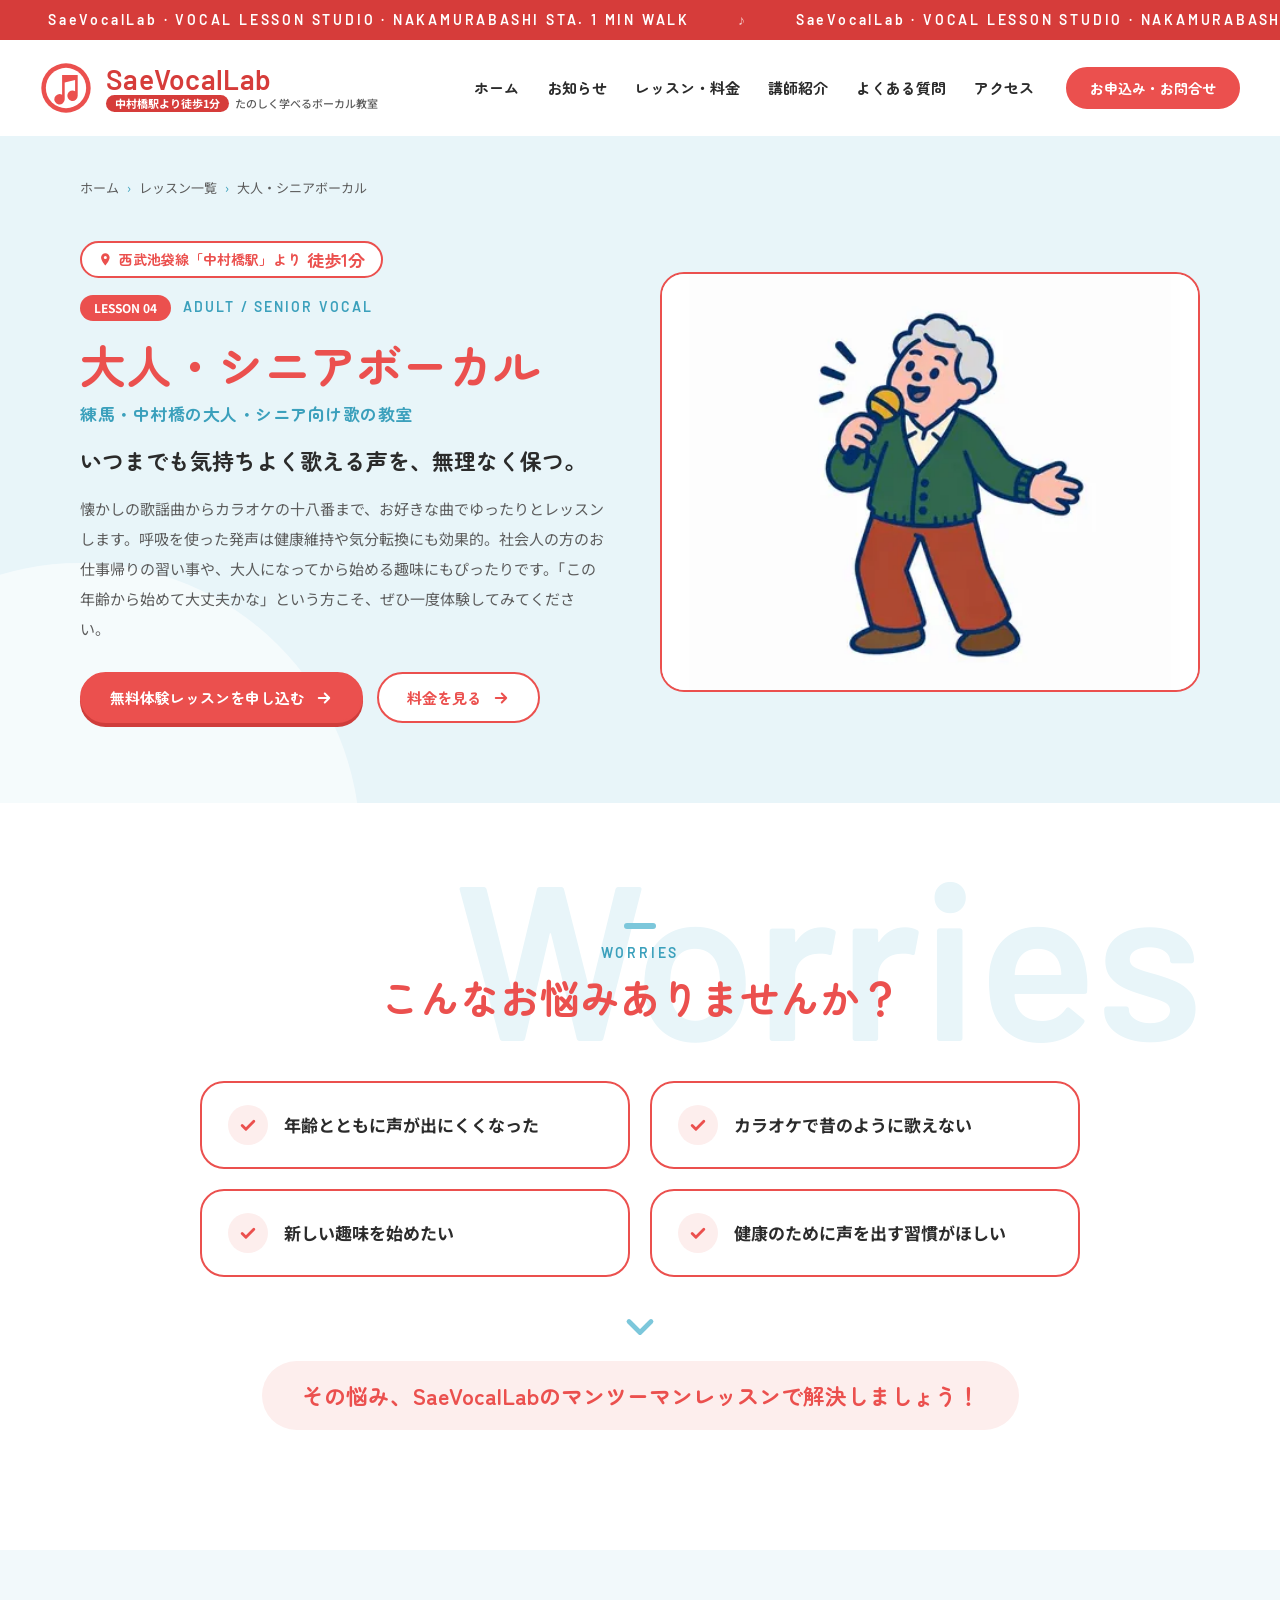
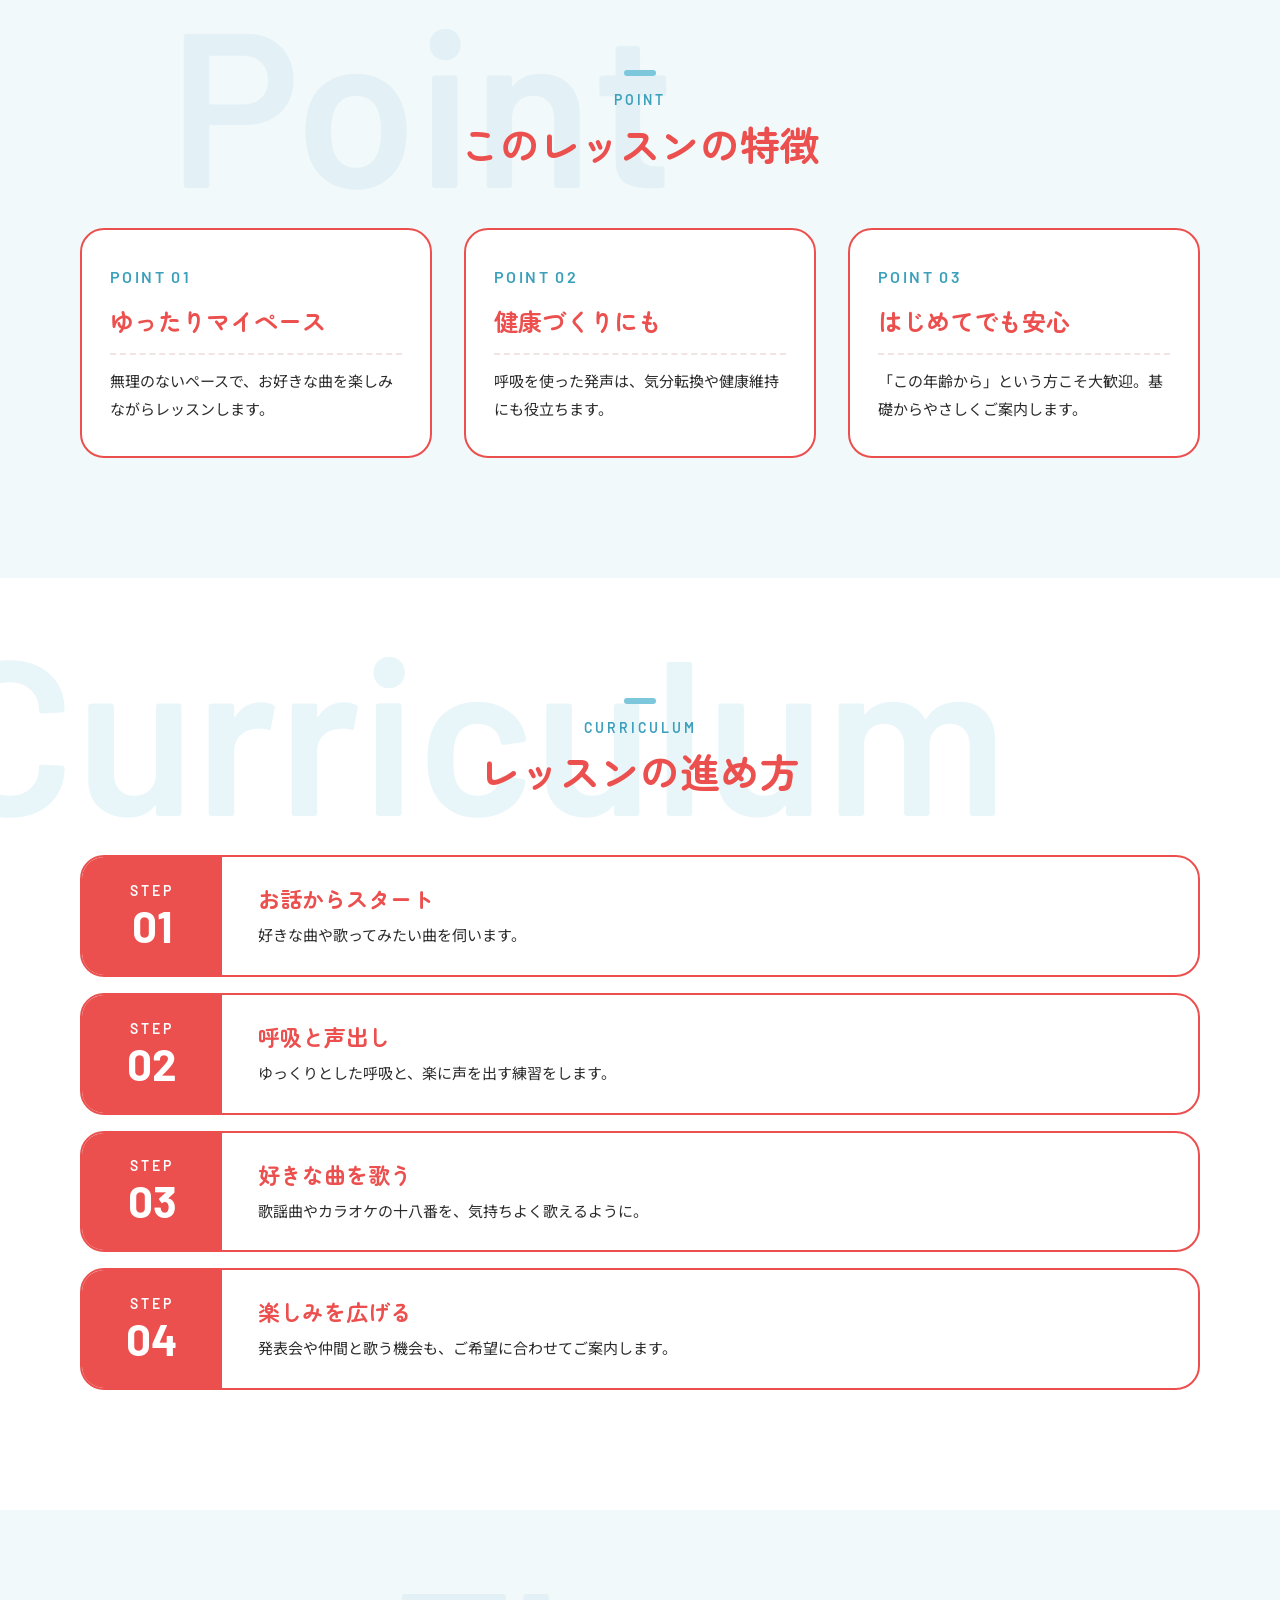
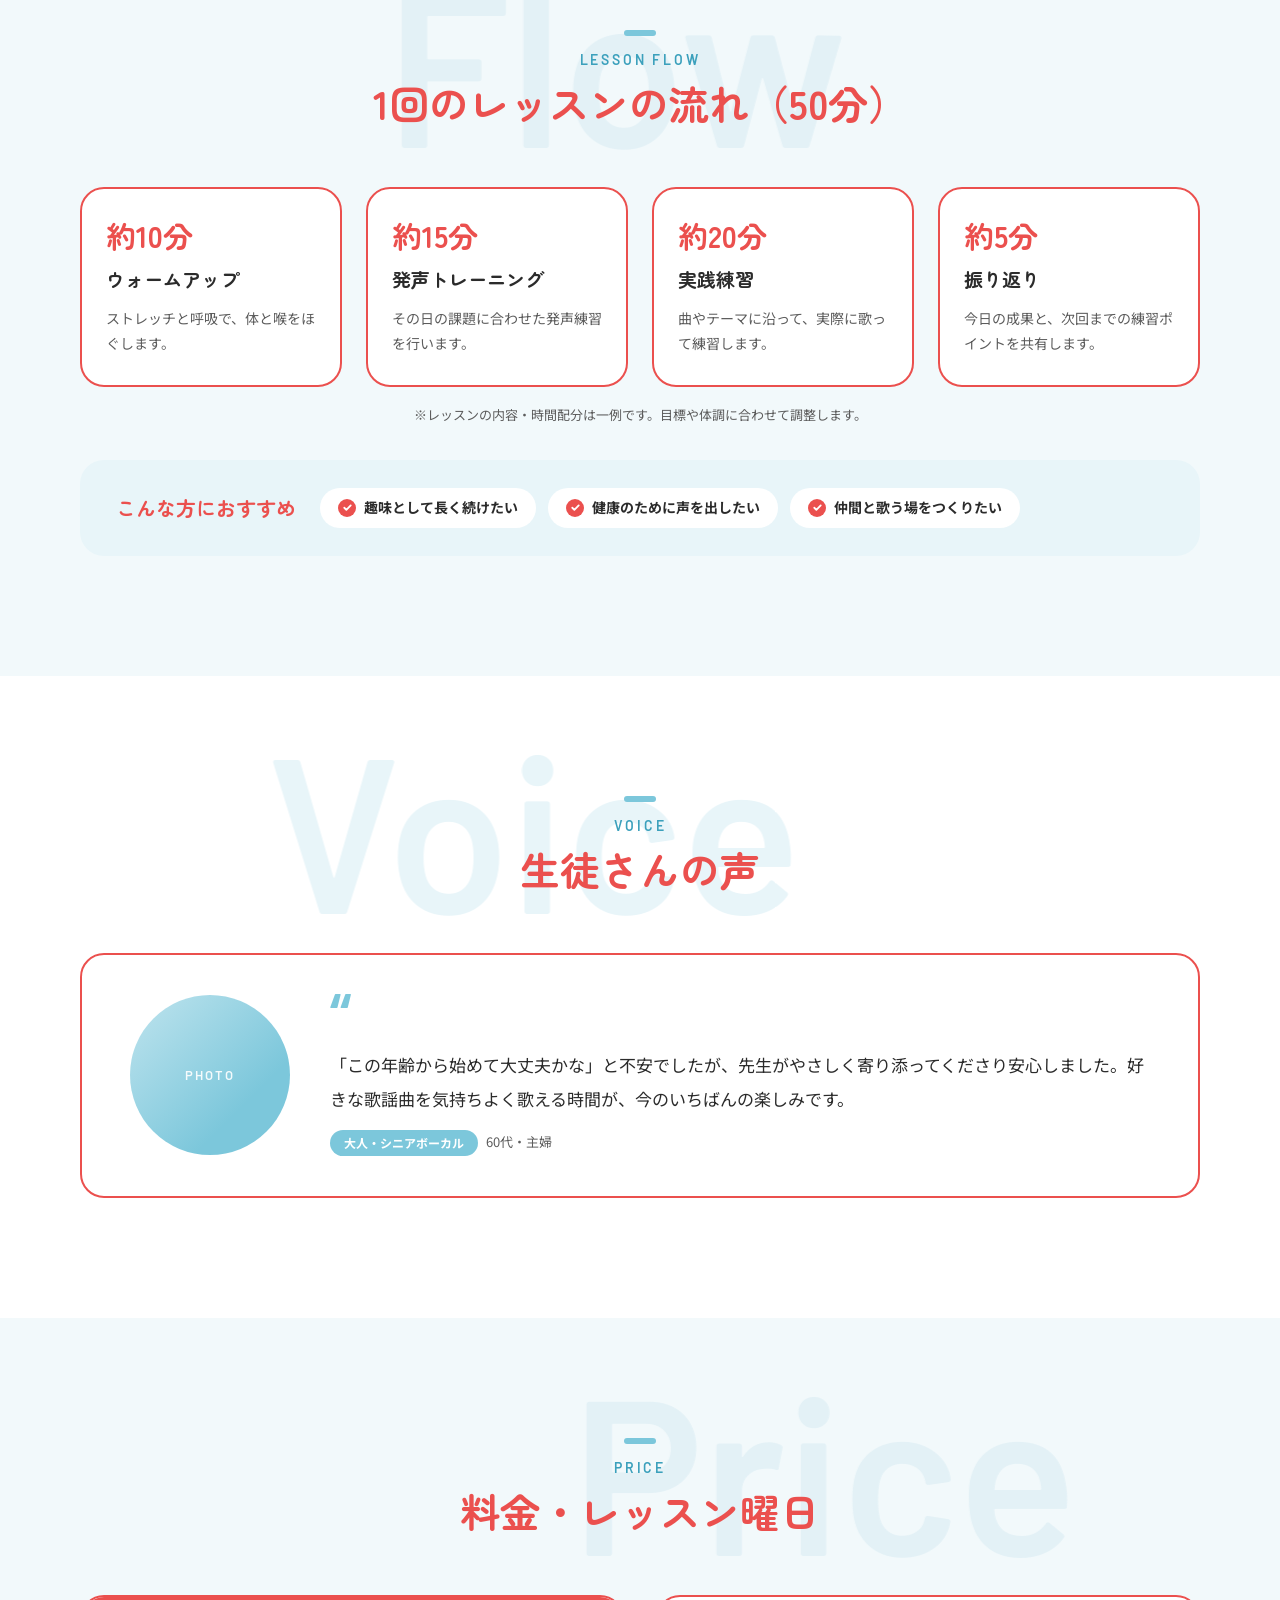
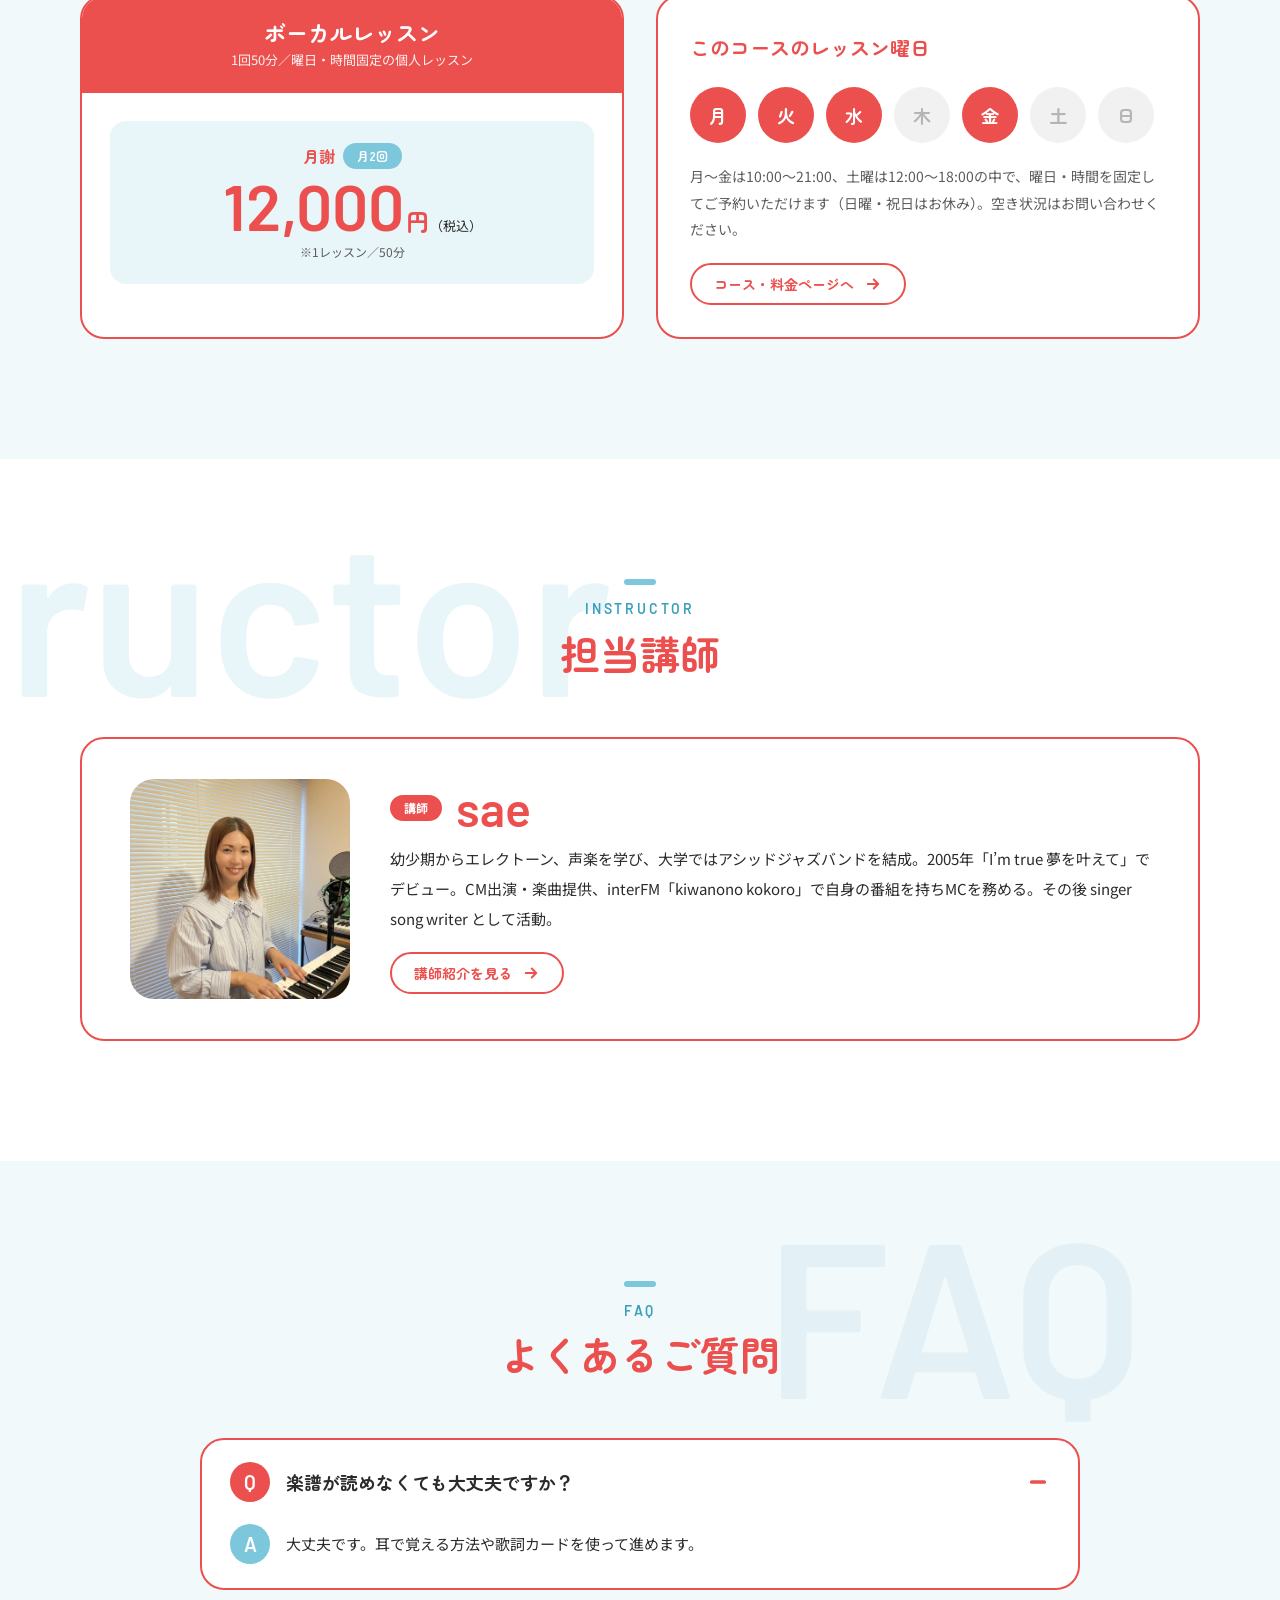
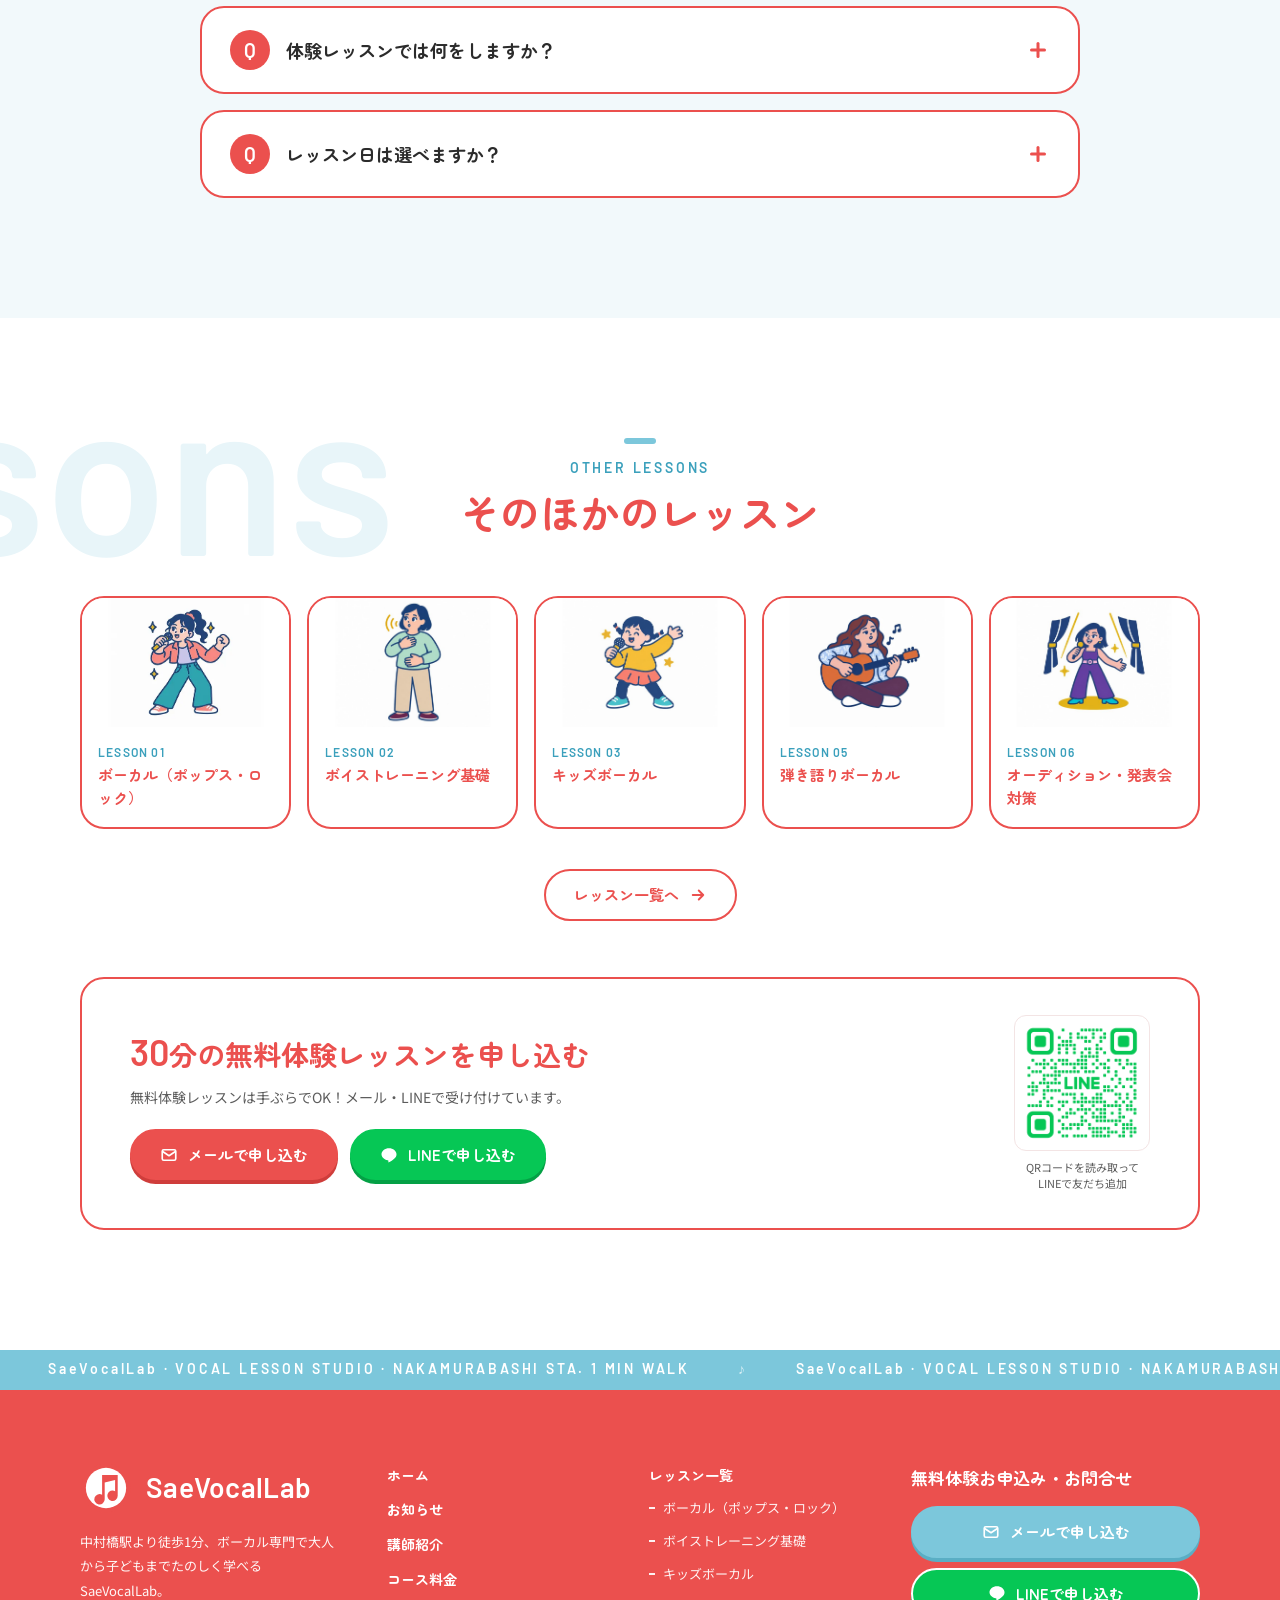
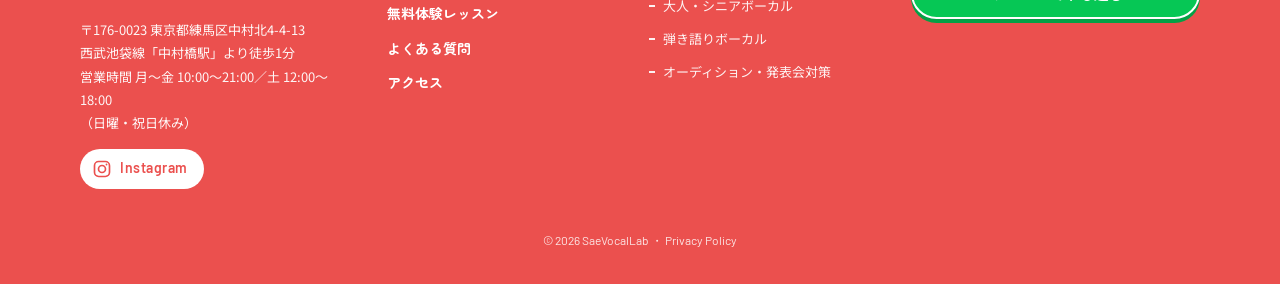
<file: lesson/adult.html>
<!DOCTYPE html>
<html lang="ja">
<head>
<meta charset="UTF-8">
<meta name="viewport" content="width=device-width, initial-scale=1">
<title>練馬・中村橋の大人・シニア向け歌の教室・習い事｜SaeVocalLab</title>
<meta name="description" content="練馬区・西武池袋線「中村橋駅」徒歩1分のボーカル教室SaeVocalLabの「大人・シニアボーカル」コース。大人の習い事・趣味として、いつまでも気持ちよく歌える声を無理なく保つ。マンツーマンの個人レッスンで、30分の無料体験レッスン受付中。">
<meta property="og:title" content="練馬・中村橋の大人・シニア向け歌の教室・習い事｜SaeVocalLab">
<meta property="og:description" content="練馬区・西武池袋線「中村橋駅」徒歩1分のボーカル教室SaeVocalLabの「大人・シニアボーカル」コース。大人の習い事・趣味として、いつまでも気持ちよく歌える声を無理なく保つ。マンツーマンの個人レッスンで、30分の無料体験レッスン受付中。">
<meta property="og:type" content="website">
<meta name="theme-color" content="#eb504e">
<link rel="icon" href="data:image/svg+xml,%3Csvg xmlns='http://www.w3.org/2000/svg' viewBox='0 0 80 80'%3E%3Ccircle cx='40' cy='40' r='38' fill='%23eb504e'/%3E%3Ccircle cx='40' cy='40' r='31' fill='%23fff'/%3E%3Cpath d='M34 20v30.4a8 8 0 1 0 4 6.9V31.6l16-4V45a8 8 0 1 0 4 6.9V20z' fill='%23eb504e'/%3E%3C/svg%3E">
<link rel="preconnect" href="https://fonts.googleapis.com">
<link rel="preconnect" href="https://fonts.gstatic.com" crossorigin>
<link rel="preload" as="style" href="https://fonts.googleapis.com/css2?family=Barlow:wght@500;600&family=Noto+Sans+JP:wght@400;500;700&family=Zen+Maru+Gothic:wght@500;700&display=swap">
<link href="https://fonts.googleapis.com/css2?family=Barlow:wght@500;600&family=Noto+Sans+JP:wght@400;500;700&family=Zen+Maru+Gothic:wght@500;700&display=swap" rel="stylesheet" media="print" onload="this.media='all'">
<noscript><link href="https://fonts.googleapis.com/css2?family=Barlow:wght@500;600&family=Noto+Sans+JP:wght@400;500;700&family=Zen+Maru+Gothic:wght@500;700&display=swap" rel="stylesheet"></noscript>
<link rel="stylesheet" href="../assets/css/style.css?v=20261111psi">
<!-- SEO:START（tools/seo_build.py が自動生成。直接編集しないでください） -->
<link rel="canonical" href="https://saevocallab.co.jp/lesson/adult.html">
<meta property="og:url" content="https://saevocallab.co.jp/lesson/adult.html">
<meta property="og:image" content="https://saevocallab.co.jp/assets/img/lesson-adult.jpg">
<meta property="og:site_name" content="SaeVocalLab">
<meta property="og:locale" content="ja_JP">
<meta name="twitter:card" content="summary_large_image">
<link rel="apple-touch-icon" href="../assets/img/apple-touch-icon.png">
<script type="application/ld+json">
{
  "@context": "https://schema.org",
  "@graph": [
    {
      "@type": [
        "MusicSchool",
        "LocalBusiness"
      ],
      "@id": "https://saevocallab.co.jp/#school",
      "name": "SaeVocalLab",
      "alternateName": [
        "サエ ボーカル ラボ",
        "サエボーカルラボ"
      ],
      "description": "西武池袋線「中村橋駅」より徒歩1分のボーカル専門教室。子どもの習い事から大人・シニアの趣味まで、マンツーマンの個人レッスン。30分の無料体験レッスン受付中。",
      "url": "https://saevocallab.co.jp/",
      "logo": "https://saevocallab.co.jp/assets/img/logo.png",
      "image": "https://saevocallab.co.jp/assets/img/ogp.jpg",
      "address": {
        "@type": "PostalAddress",
        "postalCode": "176-0023",
        "addressCountry": "JP",
        "addressRegion": "東京都",
        "addressLocality": "練馬区",
        "streetAddress": "中村北4-4-13"
      },
      "geo": {
        "@type": "GeoCoordinates",
        "latitude": 35.735584,
        "longitude": 139.638275
      },
      "hasMap": "https://www.google.com/maps/search/?api=1&query=35.735584%2C139.638275",
      "knowsAbout": [
        "ボーカルレッスン",
        "ボイストレーニング",
        "発声",
        "キッズボーカル",
        "弾き語り",
        "オーディション対策",
        "音楽科受験対策",
        "子どもの習い事",
        "大人の習い事"
      ],
      "hasOfferCatalog": {
        "@type": "OfferCatalog",
        "name": "レッスン一覧",
        "itemListElement": [
          {
            "@type": "Offer",
            "itemOffered": {
              "@id": "https://saevocallab.co.jp/lesson/vocal.html#course"
            }
          },
          {
            "@type": "Offer",
            "itemOffered": {
              "@id": "https://saevocallab.co.jp/lesson/voice-training.html#course"
            }
          },
          {
            "@type": "Offer",
            "itemOffered": {
              "@id": "https://saevocallab.co.jp/lesson/kids.html#course"
            }
          },
          {
            "@type": "Offer",
            "itemOffered": {
              "@id": "https://saevocallab.co.jp/lesson/adult.html#course"
            }
          },
          {
            "@type": "Offer",
            "itemOffered": {
              "@id": "https://saevocallab.co.jp/lesson/sing-play.html#course"
            }
          },
          {
            "@type": "Offer",
            "itemOffered": {
              "@id": "https://saevocallab.co.jp/lesson/audition.html#course"
            }
          }
        ]
      },
      "areaServed": [
        {
          "@type": "AdministrativeArea",
          "name": "練馬区"
        }
      ],
      "openingHoursSpecification": [
        {
          "@type": "OpeningHoursSpecification",
          "dayOfWeek": [
            "Monday",
            "Tuesday",
            "Wednesday",
            "Thursday",
            "Friday"
          ],
          "opens": "10:00",
          "closes": "21:00"
        },
        {
          "@type": "OpeningHoursSpecification",
          "dayOfWeek": [
            "Saturday"
          ],
          "opens": "12:00",
          "closes": "18:00"
        }
      ],
      "makesOffer": {
        "@type": "Offer",
        "name": "ボーカルレッスン 月謝（月2回・1回50分）",
        "priceSpecification": {
          "@type": "UnitPriceSpecification",
          "price": 12000,
          "priceCurrency": "JPY",
          "unitText": "月",
          "valueAddedTaxIncluded": true
        }
      },
      "priceRange": "月謝 12,000円（税込）",
      "email": "ririkaman1113@gmail.com",
      "contactPoint": {
        "@type": "ContactPoint",
        "contactType": "無料体験レッスンのお申し込み・お問い合わせ",
        "availableLanguage": "ja",
        "email": "ririkaman1113@gmail.com",
        "url": "https://lin.ee/gzu6Sca"
      },
      "employee": {
        "@type": "Person",
        "name": "sae",
        "jobTitle": "ボーカル講師"
      }
    },
    {
      "@type": "WebSite",
      "@id": "https://saevocallab.co.jp/#website",
      "url": "https://saevocallab.co.jp/",
      "name": "SaeVocalLab",
      "alternateName": [
        "サエ ボーカル ラボ",
        "サエボーカルラボ"
      ],
      "inLanguage": "ja",
      "publisher": {
        "@id": "https://saevocallab.co.jp/#school"
      }
    },
    {
      "@type": "WebPage",
      "@id": "https://saevocallab.co.jp/lesson/adult.html#webpage",
      "url": "https://saevocallab.co.jp/lesson/adult.html",
      "name": "練馬・中村橋の大人・シニア向け歌の教室・習い事｜SaeVocalLab",
      "isPartOf": {
        "@id": "https://saevocallab.co.jp/#website"
      },
      "about": {
        "@id": "https://saevocallab.co.jp/#school"
      },
      "inLanguage": "ja",
      "primaryImageOfPage": {
        "@type": "ImageObject",
        "url": "https://saevocallab.co.jp/assets/img/lesson-adult.jpg"
      },
      "description": "練馬区・西武池袋線「中村橋駅」徒歩1分のボーカル教室SaeVocalLabの「大人・シニアボーカル」コース。大人の習い事・趣味として、いつまでも気持ちよく歌える声を無理なく保つ。マンツーマンの個人レッスンで、30分の無料体験レッスン受付中。",
      "mainEntity": {
        "@id": "https://saevocallab.co.jp/lesson/adult.html#course"
      }
    },
    {
      "@type": "BreadcrumbList",
      "itemListElement": [
        {
          "@type": "ListItem",
          "position": 1,
          "name": "ホーム",
          "item": "https://saevocallab.co.jp/"
        },
        {
          "@type": "ListItem",
          "position": 2,
          "name": "レッスン一覧",
          "item": "https://saevocallab.co.jp/#lesson"
        },
        {
          "@type": "ListItem",
          "position": 3,
          "name": "大人・シニアボーカル",
          "item": "https://saevocallab.co.jp/lesson/adult.html"
        }
      ]
    },
    {
      "@type": "Course",
      "@id": "https://saevocallab.co.jp/lesson/adult.html#course",
      "name": "大人・シニアボーカル練馬・中村橋の大人・シニア向け歌の教室",
      "description": "いつまでも気持ちよく歌える声を、無理なく保つ。懐かしの歌謡曲からカラオケの十八番まで、お好きな曲でゆったりとレッスンします。呼吸を使った発声は健康維持や気分転換にも効果的。社会人の方のお仕事帰りの習い事や、大人になってから始める趣味にもぴったりです。「この年齢から始めて大丈夫かな」という方こそ、ぜひ一度体験してみてください。",
      "url": "https://saevocallab.co.jp/lesson/adult.html",
      "image": "https://saevocallab.co.jp/assets/img/lesson-adult.jpg",
      "inLanguage": "ja",
      "provider": {
        "@id": "https://saevocallab.co.jp/#school"
      },
      "educationalLevel": "初心者から経験者まで",
      "about": "大人・シニア向けボーカルレッスン",
      "hasCourseInstance": {
        "@type": "CourseInstance",
        "courseMode": "onsite",
        "courseWorkload": "PT50M",
        "location": {
          "@type": "Place",
          "name": "SaeVocalLab",
          "address": {
            "@type": "PostalAddress",
            "postalCode": "176-0023",
            "addressCountry": "JP",
            "addressRegion": "東京都",
            "addressLocality": "練馬区",
            "streetAddress": "中村北4-4-13"
          }
        },
        "instructor": {
          "@type": "Person",
          "name": "sae"
        }
      },
      "audience": {
        "@type": "Audience",
        "audienceType": "大人・シニア"
      },
      "offers": {
        "@type": "Offer",
        "category": "月謝",
        "price": 12000,
        "priceCurrency": "JPY",
        "url": "https://saevocallab.co.jp/lesson/adult.html"
      }
    }
  ]
}
</script>
<!-- SEO:END -->
</head>
<body>
<div class="marquee" aria-hidden="true"><div class="marquee__track"><span>SaeVocalLab · VOCAL LESSON STUDIO · NAKAMURABASHI STA. 1 MIN WALK</span><span>SaeVocalLab · VOCAL LESSON STUDIO · NAKAMURABASHI STA. 1 MIN WALK</span><span>SaeVocalLab · VOCAL LESSON STUDIO · NAKAMURABASHI STA. 1 MIN WALK</span><span>SaeVocalLab · VOCAL LESSON STUDIO · NAKAMURABASHI STA. 1 MIN WALK</span><span>SaeVocalLab · VOCAL LESSON STUDIO · NAKAMURABASHI STA. 1 MIN WALK</span><span>SaeVocalLab · VOCAL LESSON STUDIO · NAKAMURABASHI STA. 1 MIN WALK</span><span>SaeVocalLab · VOCAL LESSON STUDIO · NAKAMURABASHI STA. 1 MIN WALK</span><span>SaeVocalLab · VOCAL LESSON STUDIO · NAKAMURABASHI STA. 1 MIN WALK</span></div></div>
<header class="header">
  <div class="header__inner">
    <a class="brand" href="../"><svg class="brand__logo" viewBox="0 0 80 80" aria-hidden="true"><circle cx="40" cy="40" r="38" fill="#eb504e"/><circle cx="40" cy="40" r="31" fill="#fff"/><path d="M34 20v30.4a8 8 0 1 0 4 6.9V31.6l16-4V45a8 8 0 1 0 4 6.9V20z" fill="#eb504e"/></svg><span class="brand__name">SaeVocalLab<span class="brand__tag"><b>中村橋駅より徒歩1分</b>たのしく学べるボーカル教室</span></span></a>
    <nav class="gnav" aria-label="グローバルナビゲーション">
      <ul class="gnav__list"><li><a href="../">ホーム</a></li><li><a href="../#news">お知らせ</a></li><li><a href="../#lesson">レッスン・料金</a></li><li><a href="../#instructor">講師紹介</a></li><li><a href="../#faq">よくある質問</a></li><li><a href="../#access">アクセス</a></li></ul>
      <a class="btn btn--sm" href="../#contact">お申込み・お問合せ</a>
    </nav>
    <button class="menu-btn" type="button" aria-label="メニューを開く" aria-expanded="false" aria-controls="drawer"><span class="menu-btn__bars" aria-hidden="true"></span>Menu</button>
  </div>
</header>
<main>
<section class="page-hero">
  <div class="inner">
    <ol class="breadcrumb"><li><a href="../">ホーム</a></li><li><a href="../#lesson">レッスン一覧</a></li><li aria-current="page">大人・シニアボーカル</li></ol>
    <div class="page-hero__grid">
      <div class="fade">
        <p class="station-chip"><svg class="ic-pin" viewBox="0 0 24 24" fill="currentColor" aria-hidden="true"><path d="M12 2a7 7 0 0 0-7 7c0 5.2 7 13 7 13s7-7.8 7-13a7 7 0 0 0-7-7zm0 9.5A2.5 2.5 0 1 1 12 6.5a2.5 2.5 0 0 1 0 5z"/></svg>西武池袋線「中村橋駅」より<b>徒歩1分</b></p>
        <p class="page-hero__label"><span class="pill pill--primary">LESSON 04</span><span class="en">Adult / Senior Vocal</span></p>
        <h1 class="page-hero__title">大人・シニアボーカル<span class="page-hero__title-sub">練馬・中村橋の大人・シニア向け歌の教室</span></h1>
        <p class="page-hero__lead">いつまでも気持ちよく歌える声を、無理なく保つ。</p>
        <p class="page-hero__intro">懐かしの歌謡曲からカラオケの十八番まで、お好きな曲でゆったりとレッスンします。呼吸を使った発声は健康維持や気分転換にも効果的。社会人の方のお仕事帰りの習い事や、大人になってから始める趣味にもぴったりです。「この年齢から始めて大丈夫かな」という方こそ、ぜひ一度体験してみてください。</p>
        <div class="page-hero__btns">
          <a class="btn" href="#cta">無料体験レッスンを申し込む<svg class="arrow" viewBox="0 0 24 24" fill="none" stroke="currentColor" stroke-width="2.6" stroke-linecap="round" stroke-linejoin="round" aria-hidden="true"><path d="M5 12h14M13 6l6 6-6 6"/></svg></a>
          <a class="btn btn--ghost" href="#price">料金を見る<svg class="arrow" viewBox="0 0 24 24" fill="none" stroke="currentColor" stroke-width="2.6" stroke-linecap="round" stroke-linejoin="round" aria-hidden="true"><path d="M5 12h14M13 6l6 6-6 6"/></svg></a>
        </div>
      </div>
      <div class="page-hero__photo fade"><picture><source media="(max-width:960px)" type="image/webp" srcset="../assets/img/sp/lesson-adult.webp" width="640" height="360"><img src="../assets/img/lesson-adult.jpg" alt="中村橋のボーカル教室 SaeVocalLab「大人・シニアボーカル」のレッスンイメージ" width="960" height="540" fetchpriority="high"></picture></div>
    </div>
  </div>
</section>

<section class="section">
  <span class="watermark watermark--r" aria-hidden="true">Worries</span>
  <div class="inner">
    <div class="sec-head fade"><span class="sec-head__bar"></span><span class="sec-head__en">Worries</span><h2 class="sec-head__ja">こんなお悩みありませんか？</h2></div>
    <ul class="worry-grid"><li class="card worry fade"><span class="worry__ic"><svg viewBox="0 0 24 24" fill="none" stroke="#eb504e" stroke-width="3.4" stroke-linecap="round" stroke-linejoin="round" aria-hidden="true"><path d="M5 12.5l4.5 4.5L19 7.5"/></svg></span>年齢とともに声が出にくくなった</li><li class="card worry fade"><span class="worry__ic"><svg viewBox="0 0 24 24" fill="none" stroke="#eb504e" stroke-width="3.4" stroke-linecap="round" stroke-linejoin="round" aria-hidden="true"><path d="M5 12.5l4.5 4.5L19 7.5"/></svg></span>カラオケで昔のように歌えない</li><li class="card worry fade"><span class="worry__ic"><svg viewBox="0 0 24 24" fill="none" stroke="#eb504e" stroke-width="3.4" stroke-linecap="round" stroke-linejoin="round" aria-hidden="true"><path d="M5 12.5l4.5 4.5L19 7.5"/></svg></span>新しい趣味を始めたい</li><li class="card worry fade"><span class="worry__ic"><svg viewBox="0 0 24 24" fill="none" stroke="#eb504e" stroke-width="3.4" stroke-linecap="round" stroke-linejoin="round" aria-hidden="true"><path d="M5 12.5l4.5 4.5L19 7.5"/></svg></span>健康のために声を出す習慣がほしい</li></ul>
    <div class="solve fade">
      <svg class="solve__arrow" viewBox="0 0 24 24" fill="none" stroke="currentColor" stroke-width="2.6" stroke-linecap="round" stroke-linejoin="round" aria-hidden="true"><path d="M6 9l6 6 6-6"/></svg>
      <p class="solve__pill">その悩み、SaeVocalLabのマンツーマンレッスンで解決しましょう！</p>
    </div>
  </div>
</section>

<section class="section section--alt">
  <span class="watermark watermark--l" aria-hidden="true">Point</span>
  <div class="inner">
    <div class="sec-head fade"><span class="sec-head__bar"></span><span class="sec-head__en">Point</span><h2 class="sec-head__ja">このレッスンの特徴</h2></div>
    <div class="point-grid"><div class="card point fade"><p class="point__no">POINT 01</p><h3 class="point__ttl">ゆったりマイペース</h3><p class="point__text">無理のないペースで、お好きな曲を楽しみながらレッスンします。</p></div><div class="card point fade"><p class="point__no">POINT 02</p><h3 class="point__ttl">健康づくりにも</h3><p class="point__text">呼吸を使った発声は、気分転換や健康維持にも役立ちます。</p></div><div class="card point fade"><p class="point__no">POINT 03</p><h3 class="point__ttl">はじめてでも安心</h3><p class="point__text">「この年齢から」という方こそ大歓迎。基礎からやさしくご案内します。</p></div></div>
  </div>
</section>

<section class="section">
  <span class="watermark watermark--r" aria-hidden="true">Curriculum</span>
  <div class="inner">
    <div class="sec-head fade"><span class="sec-head__bar"></span><span class="sec-head__en">Curriculum</span><h2 class="sec-head__ja">レッスンの進め方</h2></div>
    <ol class="steps"><li class="card step fade"><div class="step__badge"><small>STEP</small><b>01</b></div><div class="step__body"><h3 class="step__ttl">お話からスタート</h3><p class="step__text">好きな曲や歌ってみたい曲を伺います。</p></div></li><li class="card step fade"><div class="step__badge"><small>STEP</small><b>02</b></div><div class="step__body"><h3 class="step__ttl">呼吸と声出し</h3><p class="step__text">ゆっくりとした呼吸と、楽に声を出す練習をします。</p></div></li><li class="card step fade"><div class="step__badge"><small>STEP</small><b>03</b></div><div class="step__body"><h3 class="step__ttl">好きな曲を歌う</h3><p class="step__text">歌謡曲やカラオケの十八番を、気持ちよく歌えるように。</p></div></li><li class="card step fade"><div class="step__badge"><small>STEP</small><b>04</b></div><div class="step__body"><h3 class="step__ttl">楽しみを広げる</h3><p class="step__text">発表会や仲間と歌う機会も、ご希望に合わせてご案内します。</p></div></li></ol>
  </div>
</section>

<section class="section section--alt">
  <span class="watermark watermark--l" aria-hidden="true">Flow</span>
  <div class="inner">
    <div class="sec-head fade"><span class="sec-head__bar"></span><span class="sec-head__en">Lesson Flow</span><h2 class="sec-head__ja">1回のレッスンの流れ（50分）</h2></div>
    <div class="flow-grid"><div class="card flow fade"><p class="flow__min">約10分</p><h3 class="flow__ttl">ウォームアップ</h3><p class="flow__text">ストレッチと呼吸で、体と喉をほぐします。</p></div><div class="card flow fade"><p class="flow__min">約15分</p><h3 class="flow__ttl">発声トレーニング</h3><p class="flow__text">その日の課題に合わせた発声練習を行います。</p></div><div class="card flow fade"><p class="flow__min">約20分</p><h3 class="flow__ttl">実践練習</h3><p class="flow__text">曲やテーマに沿って、実際に歌って練習します。</p></div><div class="card flow fade"><p class="flow__min">約5分</p><h3 class="flow__ttl">振り返り</h3><p class="flow__text">今日の成果と、次回までの練習ポイントを共有します。</p></div></div>
    <p class="note">※レッスンの内容・時間配分は一例です。目標や体調に合わせて調整します。</p>
    <div class="fitbar fade"><p class="fitbar__ttl">こんな方におすすめ</p><ul><li><span class="check"><svg viewBox="0 0 24 24" fill="none" stroke="#fff" stroke-width="4" stroke-linecap="round" stroke-linejoin="round"><path d="M5 12.5l4.5 4.5L19 7.5"/></svg></span>趣味として長く続けたい</li><li><span class="check"><svg viewBox="0 0 24 24" fill="none" stroke="#fff" stroke-width="4" stroke-linecap="round" stroke-linejoin="round"><path d="M5 12.5l4.5 4.5L19 7.5"/></svg></span>健康のために声を出したい</li><li><span class="check"><svg viewBox="0 0 24 24" fill="none" stroke="#fff" stroke-width="4" stroke-linecap="round" stroke-linejoin="round"><path d="M5 12.5l4.5 4.5L19 7.5"/></svg></span>仲間と歌う場をつくりたい</li></ul></div>
  </div>
</section>

<section class="section">
  <span class="watermark watermark--r" aria-hidden="true">Voice</span>
  <div class="inner">
    <div class="sec-head fade"><span class="sec-head__bar"></span><span class="sec-head__en">Voice</span><h2 class="sec-head__ja">生徒さんの声</h2></div>
    <figure class="card voice-one fade">
      <div class="ph ph--accent voice-one__ph"><span>PHOTO</span></div>
      <div>
        <span class="voice-card__q" aria-hidden="true">“</span>
        <blockquote class="voice-card__text" style="margin:0 0 14px">「この年齢から始めて大丈夫かな」と不安でしたが、先生がやさしく寄り添ってくださり安心しました。好きな歌謡曲を気持ちよく歌える時間が、今のいちばんの楽しみです。</blockquote>
        <figcaption class="voice-card__meta" style="border:0;padding:0"><span class="pill">大人・シニアボーカル</span><span class="voice-card__who">60代・主婦</span></figcaption>
      </div>
    </figure>
  </div>
</section>

<section class="section section--alt" id="price">
  <span class="watermark watermark--l" aria-hidden="true">Price</span>
  <div class="inner">
    <div class="sec-head fade"><span class="sec-head__bar"></span><span class="sec-head__en">Price</span><h2 class="sec-head__ja">料金・レッスン曜日</h2></div>
    <div class="price2">
      <div class="card price-card fade">
  <div class="price-card__band"><h3>ボーカルレッスン</h3><p>1回50分／曜日・時間固定の個人レッスン</p></div>
  <div class="price-card__body">
    
    <div class="price-box">
      <p class="price-box__label">月謝 <span class="pill">月2回</span></p>
      <p class="price-box__amount">12,000<small>円</small><span>（税込）</span></p>
      <p class="price-box__note">※1レッスン／50分</p>
    </div>
    
  </div>
</div>
      <div class="card days-card fade">
        <h3>このコースのレッスン曜日</h3>
        <ul class="days"><li class="on" aria-label="月曜日：レッスンあり">月</li><li class="on" aria-label="火曜日：レッスンあり">火</li><li class="on" aria-label="水曜日：レッスンあり">水</li><li class="" aria-label="木曜日：レッスンなし">木</li><li class="on" aria-label="金曜日：レッスンあり">金</li><li class="" aria-label="土曜日：レッスンなし">土</li><li class="" aria-label="日曜日：お休み">日</li></ul>
        <p>月〜金は10:00〜21:00、土曜は12:00〜18:00の中で、曜日・時間を固定してご予約いただけます（日曜・祝日はお休み）。空き状況はお問い合わせください。</p>
        <a class="btn btn--ghost btn--sm" href="../#course">コース・料金ページへ<svg class="arrow" viewBox="0 0 24 24" fill="none" stroke="currentColor" stroke-width="2.6" stroke-linecap="round" stroke-linejoin="round" aria-hidden="true"><path d="M5 12h14M13 6l6 6-6 6"/></svg></a>
      </div>
    </div>
  </div>
</section>

<section class="section">
  <span class="watermark watermark--r" aria-hidden="true">Instructor</span>
  <div class="inner">
    <div class="sec-head fade"><span class="sec-head__bar"></span><span class="sec-head__en">Instructor</span><h2 class="sec-head__ja">担当講師</h2></div>
    <div class="card teacher fade">
      <div class="teacher__ph"><img src="../assets/img/instructor-sae-2610d.jpg" alt="ピアノを弾く講師 sae" width="1000" height="1333" loading="lazy"></div>
      <div class="teacher__body">
        <p class="instructor__name" style="margin:0"><span class="pill pill--primary">講師</span><b>sae</b></p>
        <p>幼少期からエレクトーン、声楽を学び、大学ではアシッドジャズバンドを結成。2005年「I’m true 夢を叶えて」でデビュー。CM出演・楽曲提供、interFM「kiwanono kokoro」で自身の番組を持ちMCを務める。その後 singer song writer として活動。</p>
        <a class="btn btn--ghost btn--sm" href="../#instructor">講師紹介を見る<svg class="arrow" viewBox="0 0 24 24" fill="none" stroke="currentColor" stroke-width="2.6" stroke-linecap="round" stroke-linejoin="round" aria-hidden="true"><path d="M5 12h14M13 6l6 6-6 6"/></svg></a>
      </div>
    </div>
  </div>
</section>

<section class="section section--alt">
  <span class="watermark watermark--l" aria-hidden="true">FAQ</span>
  <div class="inner">
    <div class="sec-head fade"><span class="sec-head__bar"></span><span class="sec-head__en">FAQ</span><h2 class="sec-head__ja">よくあるご質問</h2></div>
    <div class="faq"><div class="card faq__item fade is-open">
  <button class="faq__q" type="button" aria-expanded="true"><span class="faq__mark">Q</span>楽譜が読めなくても大丈夫ですか？<span class="faq__toggle" aria-hidden="true"></span></button>
  <div class="faq__a"><div><div class="faq__a-in"><span class="faq__mark faq__mark--a">A</span><p>大丈夫です。耳で覚える方法や歌詞カードを使って進めます。</p></div></div></div>
</div><div class="card faq__item fade">
  <button class="faq__q" type="button" aria-expanded="false"><span class="faq__mark">Q</span>体験レッスンでは何をしますか？<span class="faq__toggle" aria-hidden="true"></span></button>
  <div class="faq__a"><div><div class="faq__a-in"><span class="faq__mark faq__mark--a">A</span><p>30分で、カウンセリングと簡単な発声・歌唱を体験いただけます。手ぶらでお越しください。</p></div></div></div>
</div><div class="card faq__item fade">
  <button class="faq__q" type="button" aria-expanded="false"><span class="faq__mark">Q</span>レッスン日は選べますか？<span class="faq__toggle" aria-hidden="true"></span></button>
  <div class="faq__a"><div><div class="faq__a-in"><span class="faq__mark faq__mark--a">A</span><p>曜日・時間固定の個人レッスンです。月〜金は10:00〜21:00、土曜は12:00〜18:00の中から、ご都合に合わせてお選びいただけます（日曜・祝日はお休み）。</p></div></div></div>
</div></div>
  </div>
</section>

<section class="section">
  <span class="watermark watermark--r" aria-hidden="true">Lessons</span>
  <div class="inner">
    <div class="sec-head fade"><span class="sec-head__bar"></span><span class="sec-head__en">Other Lessons</span><h2 class="sec-head__ja">そのほかのレッスン</h2></div>
    <div class="others"><a class="card mini fade" href="vocal.html"><picture><source media="(max-width:960px)" type="image/webp" srcset="../assets/img/sp/lesson-vocal.webp" width="640" height="360"><img src="../assets/img/lesson-vocal.jpg" alt="" width="960" height="540" loading="lazy"></picture><div class="mini__body"><p class="mini__no">LESSON 01</p><p class="mini__ttl">ボーカル（ポップス・ロック）</p></div></a><a class="card mini fade" href="voice-training.html"><picture><source media="(max-width:960px)" type="image/webp" srcset="../assets/img/sp/lesson-voice-training.webp" width="640" height="360"><img src="../assets/img/lesson-voice-training.jpg" alt="" width="960" height="540" loading="lazy"></picture><div class="mini__body"><p class="mini__no">LESSON 02</p><p class="mini__ttl">ボイストレーニング基礎</p></div></a><a class="card mini fade" href="kids.html"><picture><source media="(max-width:960px)" type="image/webp" srcset="../assets/img/sp/lesson-kids.webp" width="640" height="360"><img src="../assets/img/lesson-kids.jpg" alt="" width="960" height="540" loading="lazy"></picture><div class="mini__body"><p class="mini__no">LESSON 03</p><p class="mini__ttl">キッズボーカル</p></div></a><a class="card mini fade" href="sing-play.html"><picture><source media="(max-width:960px)" type="image/webp" srcset="../assets/img/sp/lesson-sing-play.webp" width="640" height="360"><img src="../assets/img/lesson-sing-play.jpg" alt="" width="960" height="540" loading="lazy"></picture><div class="mini__body"><p class="mini__no">LESSON 05</p><p class="mini__ttl">弾き語りボーカル</p></div></a><a class="card mini fade" href="audition.html"><picture><source media="(max-width:960px)" type="image/webp" srcset="../assets/img/sp/lesson-audition.webp" width="640" height="360"><img src="../assets/img/lesson-audition.jpg" alt="" width="960" height="540" loading="lazy"></picture><div class="mini__body"><p class="mini__no">LESSON 06</p><p class="mini__ttl">オーディション・発表会対策</p></div></a></div>
    <p class="center"><a class="btn btn--ghost" href="../#lesson">レッスン一覧へ<svg class="arrow" viewBox="0 0 24 24" fill="none" stroke="currentColor" stroke-width="2.6" stroke-linecap="round" stroke-linejoin="round" aria-hidden="true"><path d="M5 12h14M13 6l6 6-6 6"/></svg></a></p>
    <div id="cta"><div class="card cta fade">
  <div>
    <p class="cta__ttl"><em>30</em>分の無料体験レッスン<br class="sp-only">を申し込む</p>
    <p class="cta__lead">無料体験レッスンは手ぶらでOK！メール・LINEで受け付けています。</p>
    <div class="cta__btns">
      <a class="btn" href="mailto:ririkaman1113@gmail.com?subject=%E7%84%A1%E6%96%99%E4%BD%93%E9%A8%93%E3%83%AC%E3%83%83%E3%82%B9%E3%83%B3%E3%81%AE%E7%94%B3%E3%81%97%E8%BE%BC%E3%81%BF%EF%BC%88SaeVocalLab%EF%BC%89&amp;body=%E3%81%AF%E3%81%98%E3%82%81%E3%81%BE%E3%81%97%E3%81%A6%E3%80%82sae%20vocal%20LAB%E3%81%AE%E8%AC%9B%E5%B8%ABsae%E3%81%A7%E3%81%99%E3%80%82%0D%0A%E3%81%93%E3%81%AE%E5%BA%A6%E3%81%AF%E3%81%8A%E5%95%8F%E3%81%84%E5%90%88%E3%82%8F%E3%81%9B%E9%A0%82%E3%81%8D%E3%81%BE%E3%81%97%E3%81%A6%E8%AA%A0%E3%81%AB%E3%81%82%E3%82%8A%E3%81%8C%E3%81%A8%E3%81%86%E3%81%94%E3%81%96%E3%81%84%E3%81%BE%E3%81%99%E3%80%82%0D%0A%E5%BD%93%E3%82%B9%E3%82%AF%E3%83%BC%E3%83%AB%E3%81%A7%E3%81%AF%E3%80%8130%E5%88%86%E3%81%AE%E7%84%A1%E6%96%99%E4%BD%93%E9%A8%93%E3%83%AC%E3%83%83%E3%82%B9%E3%83%B3%E3%81%AE%E4%BA%88%E7%B4%84%E3%82%92%E6%89%BF%E3%81%A3%E3%81%A6%E3%81%8A%E3%82%8A%E3%81%BE%E3%81%99%E3%80%82%0D%0A%0D%0A%E4%BB%A5%E4%B8%8B%E3%81%AE%E5%86%85%E5%AE%B9%E3%82%92%E8%A8%98%E5%85%A5%E3%81%AE%E4%B8%8A%E3%81%8A%E9%80%81%E3%82%8A%E3%81%8F%E3%81%A0%E3%81%95%E3%81%84%E3%80%82%0D%0A%0D%0A1.%20%E3%81%8A%E5%90%8D%E5%89%8D%0D%0A2.%20%E3%81%94%E5%B9%B4%E9%BD%A2%0D%0A3.%20%E5%B8%8C%E6%9C%9B%E6%97%A5%E6%99%82%EF%BC%88%E7%AC%AC2%E5%B8%8C%E6%9C%9B%E3%81%BE%E3%81%A7%EF%BC%89%0D%0A%E3%83%BB%E7%AC%AC1%E5%B8%8C%E6%9C%9B%EF%BC%9A%0D%0A%E3%83%BB%E7%AC%AC2%E5%B8%8C%E6%9C%9B%EF%BC%9A%0D%0A%0D%0A%F0%9F%92%A1%20%E3%83%A1%E3%83%83%E3%82%BB%E3%83%BC%E3%82%B8%E7%A2%BA%E8%AA%8D%E5%BE%8C%E3%80%81%E9%A0%86%E6%AC%A1%E6%8B%85%E5%BD%93%E8%80%85%E3%82%88%E3%82%8A%E8%BF%94%E4%BF%A1%E3%81%84%E3%81%9F%E3%81%97%E3%81%BE%E3%81%99%E3%80%82%0D%0A%F0%9F%92%A1%20%E9%80%81%E4%BF%A1%E5%86%85%E5%AE%B9%E3%81%AF%E4%BB%96%E3%81%AE%E3%81%8A%E5%AE%A2%E6%A7%98%E3%81%AB%E3%81%AF%E5%85%AC%E9%96%8B%E3%81%95%E3%82%8C%E3%81%BE%E3%81%9B%E3%82%93%E3%81%AE%E3%81%A7%E3%81%94%E5%AE%89%E5%BF%83%E3%81%8F%E3%81%A0%E3%81%95%E3%81%84%E3%80%82%0D%0A%0D%0A%E3%81%94%E4%B8%8D%E6%98%8E%E3%81%AA%E7%82%B9%E3%81%8C%E3%81%82%E3%82%8C%E3%81%B0%E3%80%81%E3%81%8A%E6%B0%97%E8%BB%BD%E3%81%AB%E3%81%94%E9%80%A3%E7%B5%A1%E3%81%8F%E3%81%A0%E3%81%95%E3%81%84%E3%81%BE%E3%81%9B%E2%99%AA%0D%0A%E3%81%8A%E4%BC%9A%E3%81%84%E3%81%A7%E3%81%8D%E3%82%8B%E3%81%AE%E3%82%92%E6%A5%BD%E3%81%97%E3%81%BF%E3%81%AB%E3%81%97%E3%81%A6%E3%81%8A%E3%82%8A%E3%81%BE%E3%81%99%EF%BC%81%0D%0A%0D%0A%E3%81%A9%E3%81%86%E3%81%9E%E3%82%88%E3%82%8D%E3%81%97%E3%81%8F%E3%81%8A%E9%A1%98%E3%81%84%E8%87%B4%E3%81%97%E3%81%BE%E3%81%99%E3%80%82%0D%0A"><svg viewBox="0 0 24 24" fill="none" stroke="currentColor" stroke-width="2.2" stroke-linejoin="round" aria-hidden="true"><rect x="3" y="5" width="18" height="14" rx="2"/><path d="M3 7l9 6 9-6"/></svg>メールで申し込む</a>
      <a class="btn btn--line" href="https://lin.ee/gzu6Sca" target="_blank" rel="noopener"><svg viewBox="0 0 24 24" fill="currentColor" aria-hidden="true"><path d="M12 3C6.5 3 2 6.6 2 11c0 3.9 3.5 7.2 8.3 7.9.3.1.8.2.9.5.1.3.1.7 0 1l-.1.9c0 .3-.2 1 .9.5s6-3.5 8.2-6.1c1.5-1.6 1.8-3.1 1.8-4.7C22 6.6 17.5 3 12 3z"/></svg>LINEで申し込む</a>
    </div>
  </div>
  <div class="qr qr--img"><img src="../assets/img/line-qr.png" alt="SaeVocalLab LINE公式アカウントの友だち追加用QRコード" width="540" height="540" loading="lazy"><span>QRコードを読み取って<br>LINEで友だち追加</span></div>
</div>
</div>
  </div>
</section>
</main>
<div class="marquee marquee--accent" aria-hidden="true"><div class="marquee__track"><span>SaeVocalLab · VOCAL LESSON STUDIO · NAKAMURABASHI STA. 1 MIN WALK</span><span>SaeVocalLab · VOCAL LESSON STUDIO · NAKAMURABASHI STA. 1 MIN WALK</span><span>SaeVocalLab · VOCAL LESSON STUDIO · NAKAMURABASHI STA. 1 MIN WALK</span><span>SaeVocalLab · VOCAL LESSON STUDIO · NAKAMURABASHI STA. 1 MIN WALK</span><span>SaeVocalLab · VOCAL LESSON STUDIO · NAKAMURABASHI STA. 1 MIN WALK</span><span>SaeVocalLab · VOCAL LESSON STUDIO · NAKAMURABASHI STA. 1 MIN WALK</span><span>SaeVocalLab · VOCAL LESSON STUDIO · NAKAMURABASHI STA. 1 MIN WALK</span><span>SaeVocalLab · VOCAL LESSON STUDIO · NAKAMURABASHI STA. 1 MIN WALK</span></div></div>
<footer class="footer">
  <div class="inner">
    <div class="footer__top">
      <div class="footer__brand">
        <a class="brand" href="../"><svg class="brand__logo" viewBox="0 0 80 80" aria-hidden="true"><circle cx="40" cy="40" r="38" fill="#eb504e"/><circle cx="40" cy="40" r="31" fill="#fff"/><path d="M34 20v30.4a8 8 0 1 0 4 6.9V31.6l16-4V45a8 8 0 1 0 4 6.9V20z" fill="#eb504e"/></svg><span class="brand__name">SaeVocalLab</span></a>
        <p class="footer__desc">中村橋駅より徒歩1分、ボーカル専門で大人から子どもまでたのしく学べる SaeVocalLab。</p>
        <address class="footer__addr">〒176-0023 東京都練馬区中村北4-4-13<br>西武池袋線「中村橋駅」より徒歩1分<br>営業時間 月〜金 10:00〜21:00／土 12:00〜18:00<br>（日曜・祝日休み）</address>
        <div class="sns"><a class="sns__ig" href="#" target="_blank" rel="noopener" aria-label="SaeVocalLab の Instagram"><svg viewBox="0 0 24 24" fill="none" stroke="currentColor" stroke-width="2" aria-hidden="true"><rect x="3" y="3" width="18" height="18" rx="5"/><circle cx="12" cy="12" r="4.2"/><circle cx="17.4" cy="6.6" r="1.1" fill="currentColor" stroke="none"/></svg><span>Instagram</span></a></div>
      </div>
      <ul class="footer__nav">
        <li><a href="../">ホーム</a></li>
        <li><a href="../#news">お知らせ</a></li>
        <li><a href="../#instructor">講師紹介</a></li>
        <li><a href="../#course">コース料金</a></li>
        <li><a href="../#contact">無料体験レッスン</a></li>
        <li><a href="../#faq">よくある質問</a></li>
        <li><a href="../#access">アクセス</a></li>
      </ul>
      <ul class="footer__nav">
        <li><a href="../#lesson">レッスン一覧</a></li>
        <li class="sub"><a href="../lesson/vocal.html">ボーカル（ポップス・ロック）</a></li><li class="sub"><a href="../lesson/voice-training.html">ボイストレーニング基礎</a></li><li class="sub"><a href="../lesson/kids.html">キッズボーカル</a></li><li class="sub"><a href="../lesson/adult.html">大人・シニアボーカル</a></li><li class="sub"><a href="../lesson/sing-play.html">弾き語りボーカル</a></li><li class="sub"><a href="../lesson/audition.html">オーディション・発表会対策</a></li>
      </ul>
      <div class="footer__cta">
        <p class="footer__cta-ttl">無料体験お申込み・お問合せ</p>
        <a class="btn btn--accent" href="mailto:ririkaman1113@gmail.com?subject=%E7%84%A1%E6%96%99%E4%BD%93%E9%A8%93%E3%83%AC%E3%83%83%E3%82%B9%E3%83%B3%E3%81%AE%E7%94%B3%E3%81%97%E8%BE%BC%E3%81%BF%EF%BC%88SaeVocalLab%EF%BC%89&amp;body=%E3%81%AF%E3%81%98%E3%82%81%E3%81%BE%E3%81%97%E3%81%A6%E3%80%82sae%20vocal%20LAB%E3%81%AE%E8%AC%9B%E5%B8%ABsae%E3%81%A7%E3%81%99%E3%80%82%0D%0A%E3%81%93%E3%81%AE%E5%BA%A6%E3%81%AF%E3%81%8A%E5%95%8F%E3%81%84%E5%90%88%E3%82%8F%E3%81%9B%E9%A0%82%E3%81%8D%E3%81%BE%E3%81%97%E3%81%A6%E8%AA%A0%E3%81%AB%E3%81%82%E3%82%8A%E3%81%8C%E3%81%A8%E3%81%86%E3%81%94%E3%81%96%E3%81%84%E3%81%BE%E3%81%99%E3%80%82%0D%0A%E5%BD%93%E3%82%B9%E3%82%AF%E3%83%BC%E3%83%AB%E3%81%A7%E3%81%AF%E3%80%8130%E5%88%86%E3%81%AE%E7%84%A1%E6%96%99%E4%BD%93%E9%A8%93%E3%83%AC%E3%83%83%E3%82%B9%E3%83%B3%E3%81%AE%E4%BA%88%E7%B4%84%E3%82%92%E6%89%BF%E3%81%A3%E3%81%A6%E3%81%8A%E3%82%8A%E3%81%BE%E3%81%99%E3%80%82%0D%0A%0D%0A%E4%BB%A5%E4%B8%8B%E3%81%AE%E5%86%85%E5%AE%B9%E3%82%92%E8%A8%98%E5%85%A5%E3%81%AE%E4%B8%8A%E3%81%8A%E9%80%81%E3%82%8A%E3%81%8F%E3%81%A0%E3%81%95%E3%81%84%E3%80%82%0D%0A%0D%0A1.%20%E3%81%8A%E5%90%8D%E5%89%8D%0D%0A2.%20%E3%81%94%E5%B9%B4%E9%BD%A2%0D%0A3.%20%E5%B8%8C%E6%9C%9B%E6%97%A5%E6%99%82%EF%BC%88%E7%AC%AC2%E5%B8%8C%E6%9C%9B%E3%81%BE%E3%81%A7%EF%BC%89%0D%0A%E3%83%BB%E7%AC%AC1%E5%B8%8C%E6%9C%9B%EF%BC%9A%0D%0A%E3%83%BB%E7%AC%AC2%E5%B8%8C%E6%9C%9B%EF%BC%9A%0D%0A%0D%0A%F0%9F%92%A1%20%E3%83%A1%E3%83%83%E3%82%BB%E3%83%BC%E3%82%B8%E7%A2%BA%E8%AA%8D%E5%BE%8C%E3%80%81%E9%A0%86%E6%AC%A1%E6%8B%85%E5%BD%93%E8%80%85%E3%82%88%E3%82%8A%E8%BF%94%E4%BF%A1%E3%81%84%E3%81%9F%E3%81%97%E3%81%BE%E3%81%99%E3%80%82%0D%0A%F0%9F%92%A1%20%E9%80%81%E4%BF%A1%E5%86%85%E5%AE%B9%E3%81%AF%E4%BB%96%E3%81%AE%E3%81%8A%E5%AE%A2%E6%A7%98%E3%81%AB%E3%81%AF%E5%85%AC%E9%96%8B%E3%81%95%E3%82%8C%E3%81%BE%E3%81%9B%E3%82%93%E3%81%AE%E3%81%A7%E3%81%94%E5%AE%89%E5%BF%83%E3%81%8F%E3%81%A0%E3%81%95%E3%81%84%E3%80%82%0D%0A%0D%0A%E3%81%94%E4%B8%8D%E6%98%8E%E3%81%AA%E7%82%B9%E3%81%8C%E3%81%82%E3%82%8C%E3%81%B0%E3%80%81%E3%81%8A%E6%B0%97%E8%BB%BD%E3%81%AB%E3%81%94%E9%80%A3%E7%B5%A1%E3%81%8F%E3%81%A0%E3%81%95%E3%81%84%E3%81%BE%E3%81%9B%E2%99%AA%0D%0A%E3%81%8A%E4%BC%9A%E3%81%84%E3%81%A7%E3%81%8D%E3%82%8B%E3%81%AE%E3%82%92%E6%A5%BD%E3%81%97%E3%81%BF%E3%81%AB%E3%81%97%E3%81%A6%E3%81%8A%E3%82%8A%E3%81%BE%E3%81%99%EF%BC%81%0D%0A%0D%0A%E3%81%A9%E3%81%86%E3%81%9E%E3%82%88%E3%82%8D%E3%81%97%E3%81%8F%E3%81%8A%E9%A1%98%E3%81%84%E8%87%B4%E3%81%97%E3%81%BE%E3%81%99%E3%80%82%0D%0A"><svg viewBox="0 0 24 24" fill="none" stroke="currentColor" stroke-width="2.2" stroke-linejoin="round" aria-hidden="true"><rect x="3" y="5" width="18" height="14" rx="2"/><path d="M3 7l9 6 9-6"/></svg>メールで申し込む</a>
        <a class="btn btn--line" href="https://lin.ee/gzu6Sca" target="_blank" rel="noopener"><svg viewBox="0 0 24 24" fill="currentColor" aria-hidden="true"><path d="M12 3C6.5 3 2 6.6 2 11c0 3.9 3.5 7.2 8.3 7.9.3.1.8.2.9.5.1.3.1.7 0 1l-.1.9c0 .3-.2 1 .9.5s6-3.5 8.2-6.1c1.5-1.6 1.8-3.1 1.8-4.7C22 6.6 17.5 3 12 3z"/></svg>LINEで申し込む</a>
      </div>
    </div>
    <p class="copy">© 2026 SaeVocalLab ・ <a href="#">Privacy Policy</a></p>
  </div>
</footer>
<div class="sp-bar is-hidden">
  <p class="sp-bar__ttl">＼ 30分の無料体験に申し込む ／</p>
  <div class="sp-bar__btns">
    <a class="b-line" href="https://lin.ee/gzu6Sca" target="_blank" rel="noopener"><svg viewBox="0 0 24 24" fill="currentColor" aria-hidden="true"><path d="M12 3C6.5 3 2 6.6 2 11c0 3.9 3.5 7.2 8.3 7.9.3.1.8.2.9.5.1.3.1.7 0 1l-.1.9c0 .3-.2 1 .9.5s6-3.5 8.2-6.1c1.5-1.6 1.8-3.1 1.8-4.7C22 6.6 17.5 3 12 3z"/></svg>LINE</a>
    <a class="b-mail" href="mailto:ririkaman1113@gmail.com?subject=%E7%84%A1%E6%96%99%E4%BD%93%E9%A8%93%E3%83%AC%E3%83%83%E3%82%B9%E3%83%B3%E3%81%AE%E7%94%B3%E3%81%97%E8%BE%BC%E3%81%BF%EF%BC%88SaeVocalLab%EF%BC%89&amp;body=%E3%81%AF%E3%81%98%E3%82%81%E3%81%BE%E3%81%97%E3%81%A6%E3%80%82sae%20vocal%20LAB%E3%81%AE%E8%AC%9B%E5%B8%ABsae%E3%81%A7%E3%81%99%E3%80%82%0D%0A%E3%81%93%E3%81%AE%E5%BA%A6%E3%81%AF%E3%81%8A%E5%95%8F%E3%81%84%E5%90%88%E3%82%8F%E3%81%9B%E9%A0%82%E3%81%8D%E3%81%BE%E3%81%97%E3%81%A6%E8%AA%A0%E3%81%AB%E3%81%82%E3%82%8A%E3%81%8C%E3%81%A8%E3%81%86%E3%81%94%E3%81%96%E3%81%84%E3%81%BE%E3%81%99%E3%80%82%0D%0A%E5%BD%93%E3%82%B9%E3%82%AF%E3%83%BC%E3%83%AB%E3%81%A7%E3%81%AF%E3%80%8130%E5%88%86%E3%81%AE%E7%84%A1%E6%96%99%E4%BD%93%E9%A8%93%E3%83%AC%E3%83%83%E3%82%B9%E3%83%B3%E3%81%AE%E4%BA%88%E7%B4%84%E3%82%92%E6%89%BF%E3%81%A3%E3%81%A6%E3%81%8A%E3%82%8A%E3%81%BE%E3%81%99%E3%80%82%0D%0A%0D%0A%E4%BB%A5%E4%B8%8B%E3%81%AE%E5%86%85%E5%AE%B9%E3%82%92%E8%A8%98%E5%85%A5%E3%81%AE%E4%B8%8A%E3%81%8A%E9%80%81%E3%82%8A%E3%81%8F%E3%81%A0%E3%81%95%E3%81%84%E3%80%82%0D%0A%0D%0A1.%20%E3%81%8A%E5%90%8D%E5%89%8D%0D%0A2.%20%E3%81%94%E5%B9%B4%E9%BD%A2%0D%0A3.%20%E5%B8%8C%E6%9C%9B%E6%97%A5%E6%99%82%EF%BC%88%E7%AC%AC2%E5%B8%8C%E6%9C%9B%E3%81%BE%E3%81%A7%EF%BC%89%0D%0A%E3%83%BB%E7%AC%AC1%E5%B8%8C%E6%9C%9B%EF%BC%9A%0D%0A%E3%83%BB%E7%AC%AC2%E5%B8%8C%E6%9C%9B%EF%BC%9A%0D%0A%0D%0A%F0%9F%92%A1%20%E3%83%A1%E3%83%83%E3%82%BB%E3%83%BC%E3%82%B8%E7%A2%BA%E8%AA%8D%E5%BE%8C%E3%80%81%E9%A0%86%E6%AC%A1%E6%8B%85%E5%BD%93%E8%80%85%E3%82%88%E3%82%8A%E8%BF%94%E4%BF%A1%E3%81%84%E3%81%9F%E3%81%97%E3%81%BE%E3%81%99%E3%80%82%0D%0A%F0%9F%92%A1%20%E9%80%81%E4%BF%A1%E5%86%85%E5%AE%B9%E3%81%AF%E4%BB%96%E3%81%AE%E3%81%8A%E5%AE%A2%E6%A7%98%E3%81%AB%E3%81%AF%E5%85%AC%E9%96%8B%E3%81%95%E3%82%8C%E3%81%BE%E3%81%9B%E3%82%93%E3%81%AE%E3%81%A7%E3%81%94%E5%AE%89%E5%BF%83%E3%81%8F%E3%81%A0%E3%81%95%E3%81%84%E3%80%82%0D%0A%0D%0A%E3%81%94%E4%B8%8D%E6%98%8E%E3%81%AA%E7%82%B9%E3%81%8C%E3%81%82%E3%82%8C%E3%81%B0%E3%80%81%E3%81%8A%E6%B0%97%E8%BB%BD%E3%81%AB%E3%81%94%E9%80%A3%E7%B5%A1%E3%81%8F%E3%81%A0%E3%81%95%E3%81%84%E3%81%BE%E3%81%9B%E2%99%AA%0D%0A%E3%81%8A%E4%BC%9A%E3%81%84%E3%81%A7%E3%81%8D%E3%82%8B%E3%81%AE%E3%82%92%E6%A5%BD%E3%81%97%E3%81%BF%E3%81%AB%E3%81%97%E3%81%A6%E3%81%8A%E3%82%8A%E3%81%BE%E3%81%99%EF%BC%81%0D%0A%0D%0A%E3%81%A9%E3%81%86%E3%81%9E%E3%82%88%E3%82%8D%E3%81%97%E3%81%8F%E3%81%8A%E9%A1%98%E3%81%84%E8%87%B4%E3%81%97%E3%81%BE%E3%81%99%E3%80%82%0D%0A"><svg viewBox="0 0 24 24" fill="none" stroke="currentColor" stroke-width="2.2" stroke-linejoin="round" aria-hidden="true"><rect x="3" y="5" width="18" height="14" rx="2"/><path d="M3 7l9 6 9-6"/></svg>メール</a>
  </div>
</div>
<div class="drawer" id="drawer" aria-hidden="true">
  <div class="drawer__head">
    <a class="brand" href="../"><svg class="brand__logo" viewBox="0 0 80 80" aria-hidden="true"><circle cx="40" cy="40" r="38" fill="#eb504e"/><circle cx="40" cy="40" r="31" fill="#fff"/><path d="M34 20v30.4a8 8 0 1 0 4 6.9V31.6l16-4V45a8 8 0 1 0 4 6.9V20z" fill="#eb504e"/></svg><span class="brand__name">SaeVocalLab</span></a>
    <button class="drawer__close" type="button" data-close-menu aria-label="メニューを閉じる"><svg viewBox="0 0 24 24" fill="none" stroke="currentColor" stroke-width="3" stroke-linecap="round"><path d="M6 6l12 12M18 6L6 18"/></svg>Close</button>
  </div>
  <ul class="drawer__nav">
    <li><a href="../">ホーム</a></li>
    <li><a href="../#news">お知らせ</a></li>
    <li><a href="../#lesson">レッスン・料金</a><div class="drawer__sub"><a href="../lesson/vocal.html">ボーカル（ポップス・ロック）</a><a href="../lesson/voice-training.html">ボイストレーニング基礎</a><a href="../lesson/kids.html">キッズボーカル</a><a href="../lesson/adult.html">大人・シニアボーカル</a><a href="../lesson/sing-play.html">弾き語りボーカル</a><a href="../lesson/audition.html">オーディション・発表会対策</a><a href="../#course">コース料金</a><a href="../#contact">無料体験レッスン</a></div></li>
    <li><a href="../#instructor">講師紹介</a></li>
    <li><a href="../#faq">よくある質問</a></li>
    <li><a href="../#access">アクセス</a></li>
  </ul>
  <div class="drawer__cta">
    <p class="drawer__cta-ttl">無料体験お申込み・お問合せ</p>
    <p style="font-size:13px;color:var(--sub)">無料体験レッスンは手ぶらでOK！</p>
    <a class="btn" href="mailto:ririkaman1113@gmail.com?subject=%E7%84%A1%E6%96%99%E4%BD%93%E9%A8%93%E3%83%AC%E3%83%83%E3%82%B9%E3%83%B3%E3%81%AE%E7%94%B3%E3%81%97%E8%BE%BC%E3%81%BF%EF%BC%88SaeVocalLab%EF%BC%89&amp;body=%E3%81%AF%E3%81%98%E3%82%81%E3%81%BE%E3%81%97%E3%81%A6%E3%80%82sae%20vocal%20LAB%E3%81%AE%E8%AC%9B%E5%B8%ABsae%E3%81%A7%E3%81%99%E3%80%82%0D%0A%E3%81%93%E3%81%AE%E5%BA%A6%E3%81%AF%E3%81%8A%E5%95%8F%E3%81%84%E5%90%88%E3%82%8F%E3%81%9B%E9%A0%82%E3%81%8D%E3%81%BE%E3%81%97%E3%81%A6%E8%AA%A0%E3%81%AB%E3%81%82%E3%82%8A%E3%81%8C%E3%81%A8%E3%81%86%E3%81%94%E3%81%96%E3%81%84%E3%81%BE%E3%81%99%E3%80%82%0D%0A%E5%BD%93%E3%82%B9%E3%82%AF%E3%83%BC%E3%83%AB%E3%81%A7%E3%81%AF%E3%80%8130%E5%88%86%E3%81%AE%E7%84%A1%E6%96%99%E4%BD%93%E9%A8%93%E3%83%AC%E3%83%83%E3%82%B9%E3%83%B3%E3%81%AE%E4%BA%88%E7%B4%84%E3%82%92%E6%89%BF%E3%81%A3%E3%81%A6%E3%81%8A%E3%82%8A%E3%81%BE%E3%81%99%E3%80%82%0D%0A%0D%0A%E4%BB%A5%E4%B8%8B%E3%81%AE%E5%86%85%E5%AE%B9%E3%82%92%E8%A8%98%E5%85%A5%E3%81%AE%E4%B8%8A%E3%81%8A%E9%80%81%E3%82%8A%E3%81%8F%E3%81%A0%E3%81%95%E3%81%84%E3%80%82%0D%0A%0D%0A1.%20%E3%81%8A%E5%90%8D%E5%89%8D%0D%0A2.%20%E3%81%94%E5%B9%B4%E9%BD%A2%0D%0A3.%20%E5%B8%8C%E6%9C%9B%E6%97%A5%E6%99%82%EF%BC%88%E7%AC%AC2%E5%B8%8C%E6%9C%9B%E3%81%BE%E3%81%A7%EF%BC%89%0D%0A%E3%83%BB%E7%AC%AC1%E5%B8%8C%E6%9C%9B%EF%BC%9A%0D%0A%E3%83%BB%E7%AC%AC2%E5%B8%8C%E6%9C%9B%EF%BC%9A%0D%0A%0D%0A%F0%9F%92%A1%20%E3%83%A1%E3%83%83%E3%82%BB%E3%83%BC%E3%82%B8%E7%A2%BA%E8%AA%8D%E5%BE%8C%E3%80%81%E9%A0%86%E6%AC%A1%E6%8B%85%E5%BD%93%E8%80%85%E3%82%88%E3%82%8A%E8%BF%94%E4%BF%A1%E3%81%84%E3%81%9F%E3%81%97%E3%81%BE%E3%81%99%E3%80%82%0D%0A%F0%9F%92%A1%20%E9%80%81%E4%BF%A1%E5%86%85%E5%AE%B9%E3%81%AF%E4%BB%96%E3%81%AE%E3%81%8A%E5%AE%A2%E6%A7%98%E3%81%AB%E3%81%AF%E5%85%AC%E9%96%8B%E3%81%95%E3%82%8C%E3%81%BE%E3%81%9B%E3%82%93%E3%81%AE%E3%81%A7%E3%81%94%E5%AE%89%E5%BF%83%E3%81%8F%E3%81%A0%E3%81%95%E3%81%84%E3%80%82%0D%0A%0D%0A%E3%81%94%E4%B8%8D%E6%98%8E%E3%81%AA%E7%82%B9%E3%81%8C%E3%81%82%E3%82%8C%E3%81%B0%E3%80%81%E3%81%8A%E6%B0%97%E8%BB%BD%E3%81%AB%E3%81%94%E9%80%A3%E7%B5%A1%E3%81%8F%E3%81%A0%E3%81%95%E3%81%84%E3%81%BE%E3%81%9B%E2%99%AA%0D%0A%E3%81%8A%E4%BC%9A%E3%81%84%E3%81%A7%E3%81%8D%E3%82%8B%E3%81%AE%E3%82%92%E6%A5%BD%E3%81%97%E3%81%BF%E3%81%AB%E3%81%97%E3%81%A6%E3%81%8A%E3%82%8A%E3%81%BE%E3%81%99%EF%BC%81%0D%0A%0D%0A%E3%81%A9%E3%81%86%E3%81%9E%E3%82%88%E3%82%8D%E3%81%97%E3%81%8F%E3%81%8A%E9%A1%98%E3%81%84%E8%87%B4%E3%81%97%E3%81%BE%E3%81%99%E3%80%82%0D%0A"><svg viewBox="0 0 24 24" fill="none" stroke="currentColor" stroke-width="2.2" stroke-linejoin="round" aria-hidden="true"><rect x="3" y="5" width="18" height="14" rx="2"/><path d="M3 7l9 6 9-6"/></svg>メールで申し込む</a>
    <a class="btn btn--line" href="https://lin.ee/gzu6Sca" target="_blank" rel="noopener"><svg viewBox="0 0 24 24" fill="currentColor" aria-hidden="true"><path d="M12 3C6.5 3 2 6.6 2 11c0 3.9 3.5 7.2 8.3 7.9.3.1.8.2.9.5.1.3.1.7 0 1l-.1.9c0 .3-.2 1 .9.5s6-3.5 8.2-6.1c1.5-1.6 1.8-3.1 1.8-4.7C22 6.6 17.5 3 12 3z"/></svg>LINEで申し込む</a>
  </div>
  <div class="sns sns--center"><a class="sns__ig" href="#" target="_blank" rel="noopener" aria-label="SaeVocalLab の Instagram"><svg viewBox="0 0 24 24" fill="none" stroke="currentColor" stroke-width="2" aria-hidden="true"><rect x="3" y="3" width="18" height="18" rx="5"/><circle cx="12" cy="12" r="4.2"/><circle cx="17.4" cy="6.6" r="1.1" fill="currentColor" stroke="none"/></svg><span>Instagram</span></a></div>
</div>
<script src="../assets/js/main.js?v=20261111psi"></script>
</body>
</html>
</file>
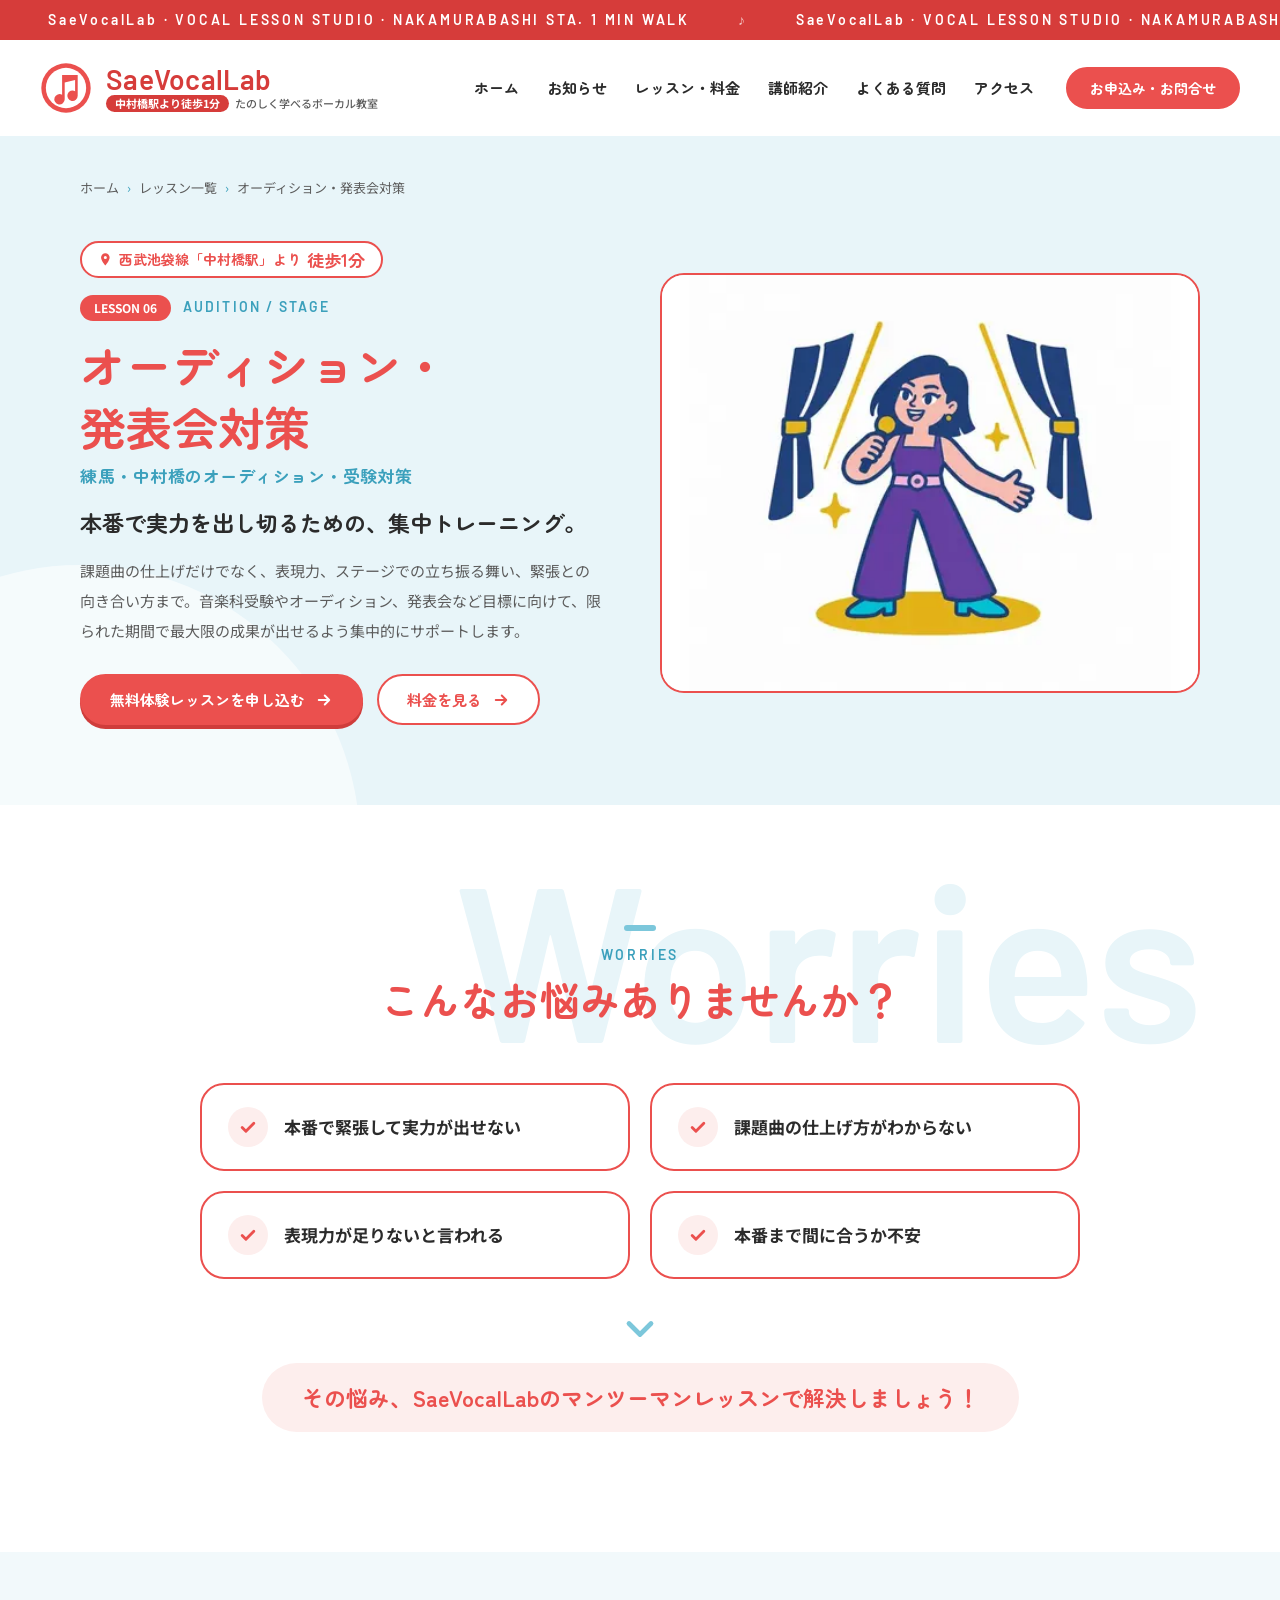
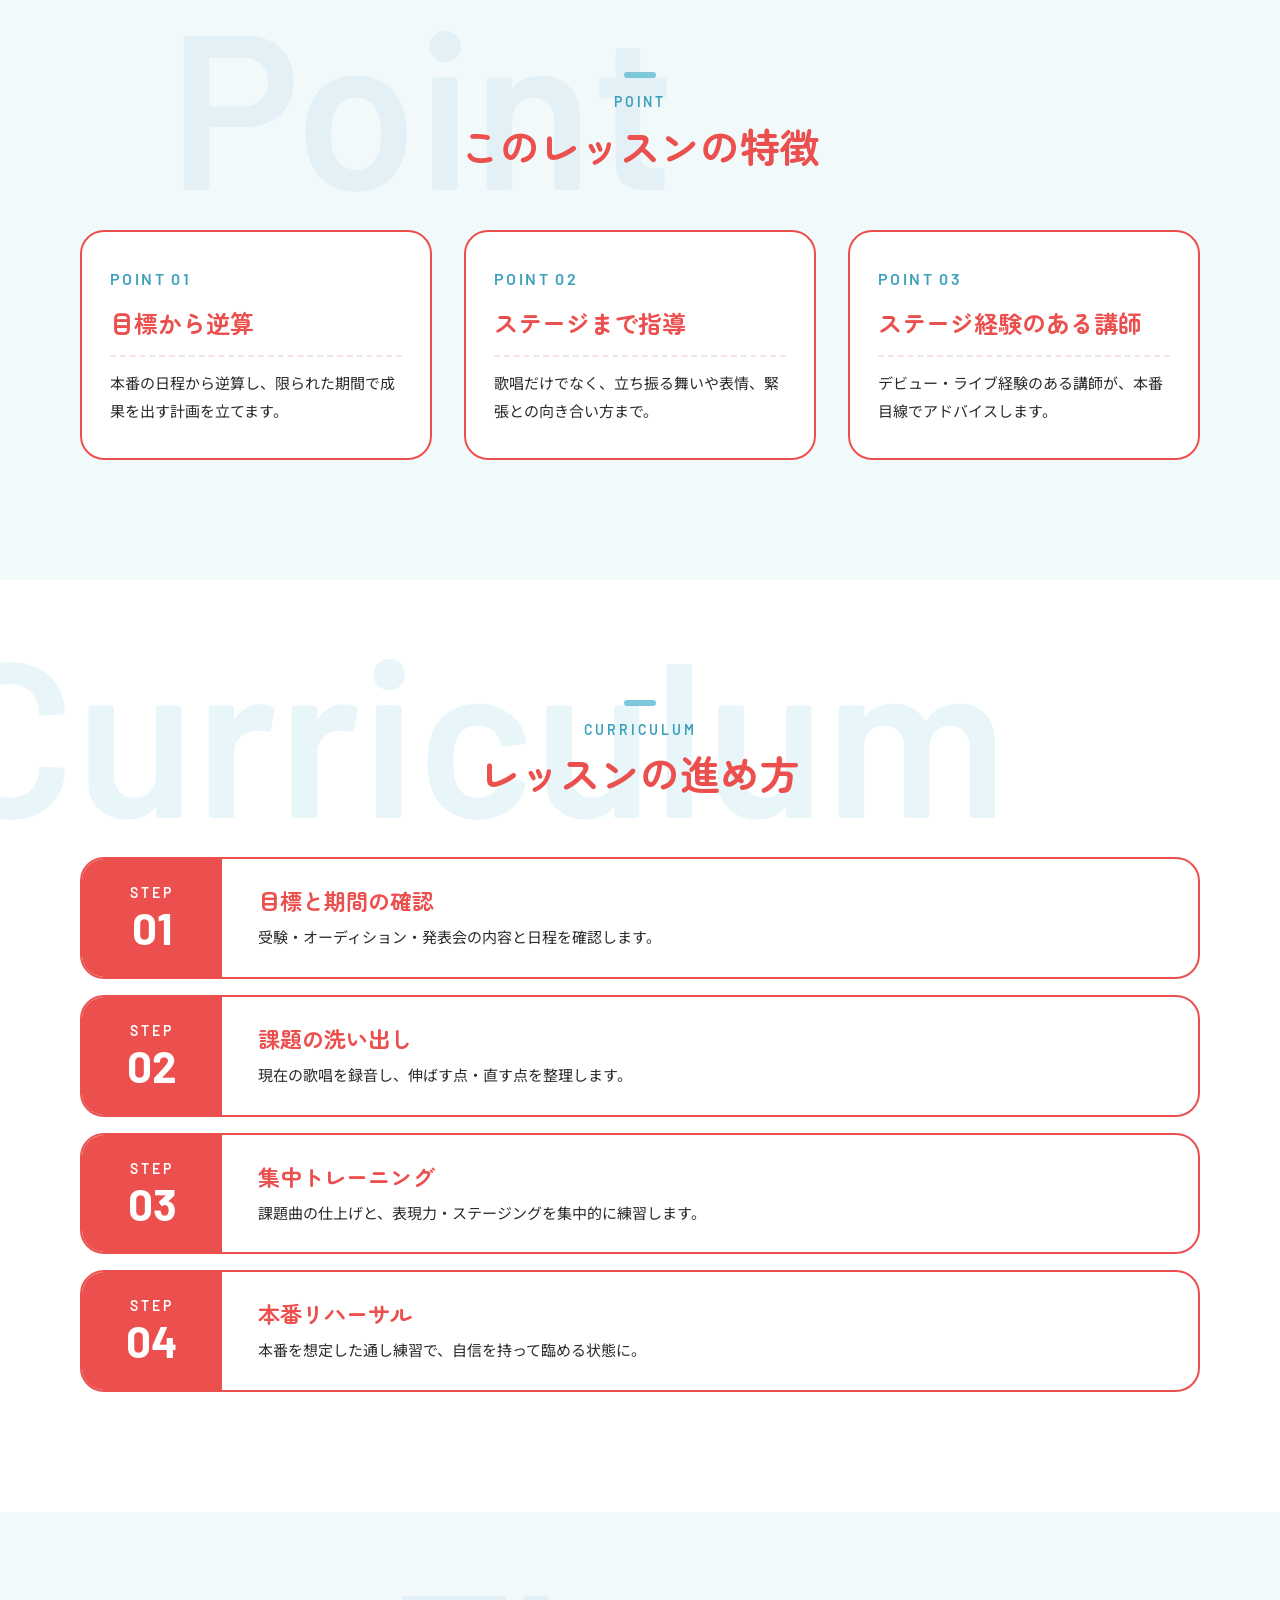
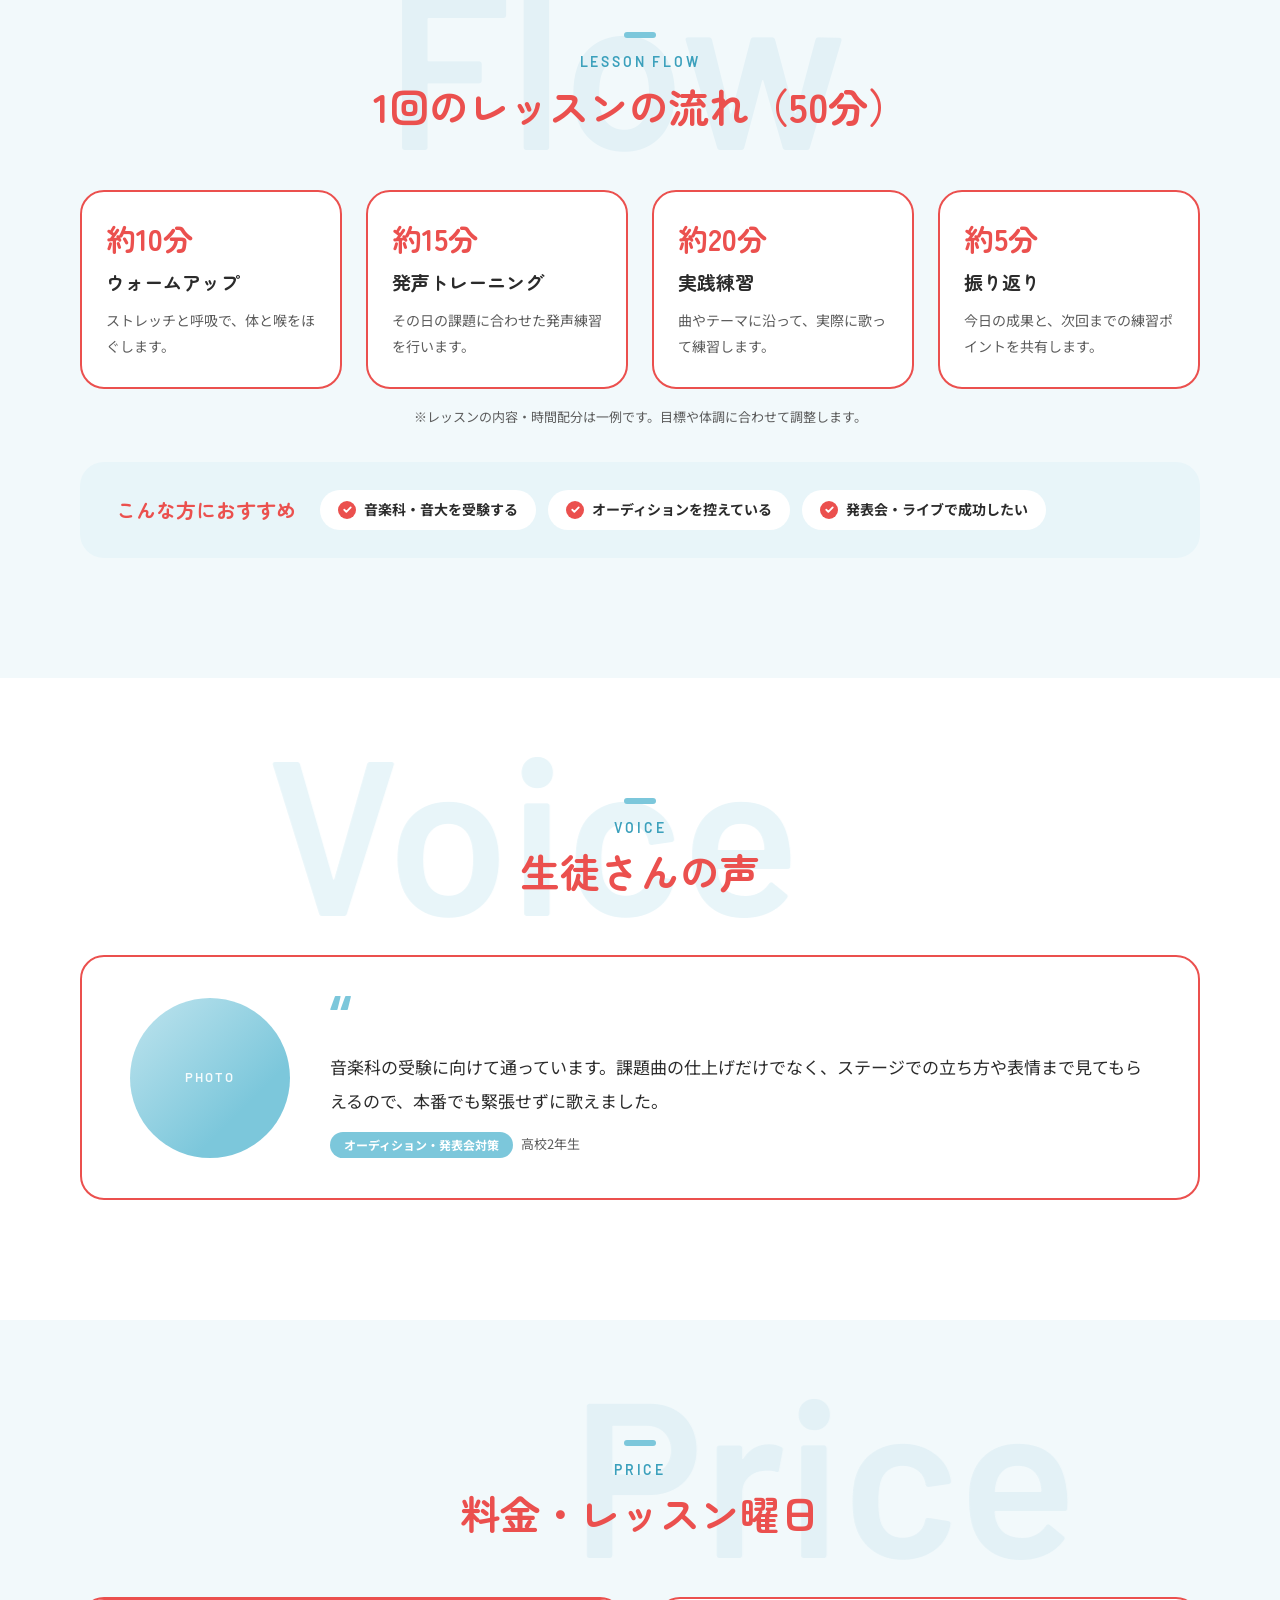
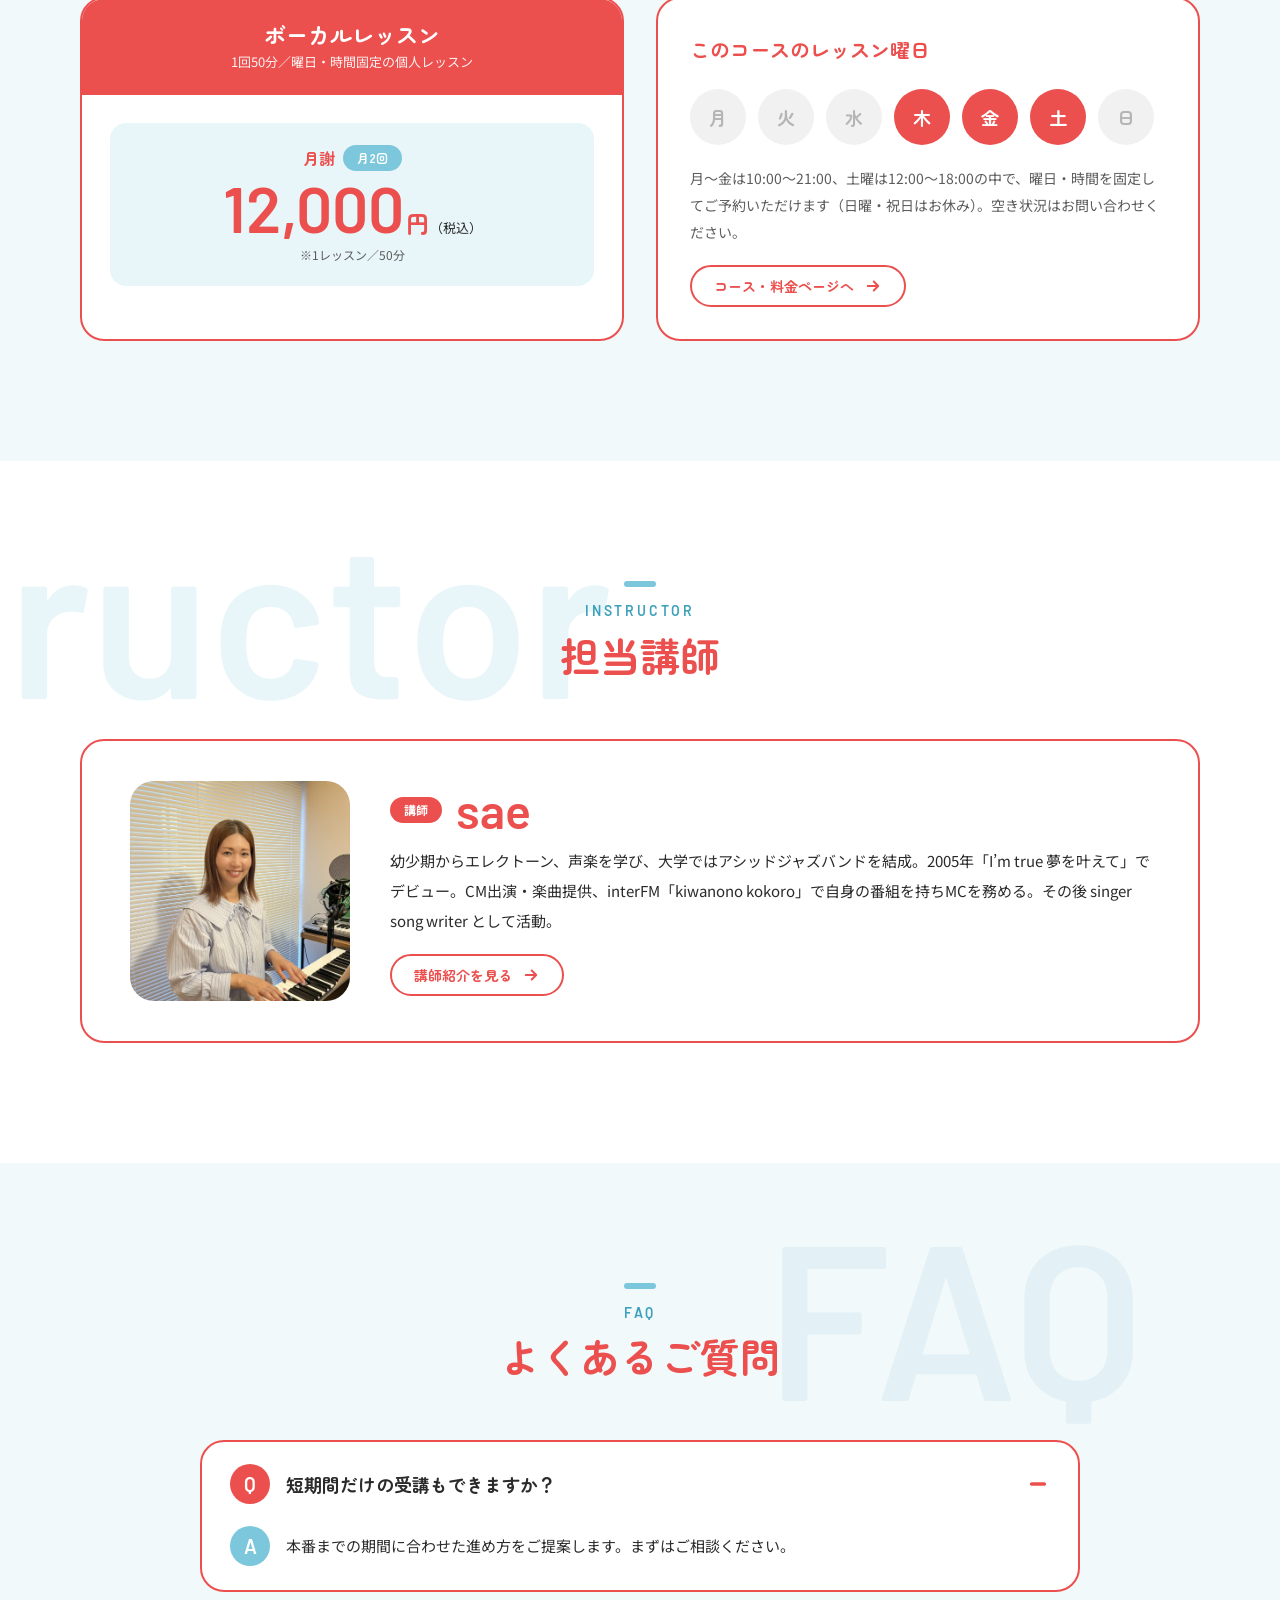
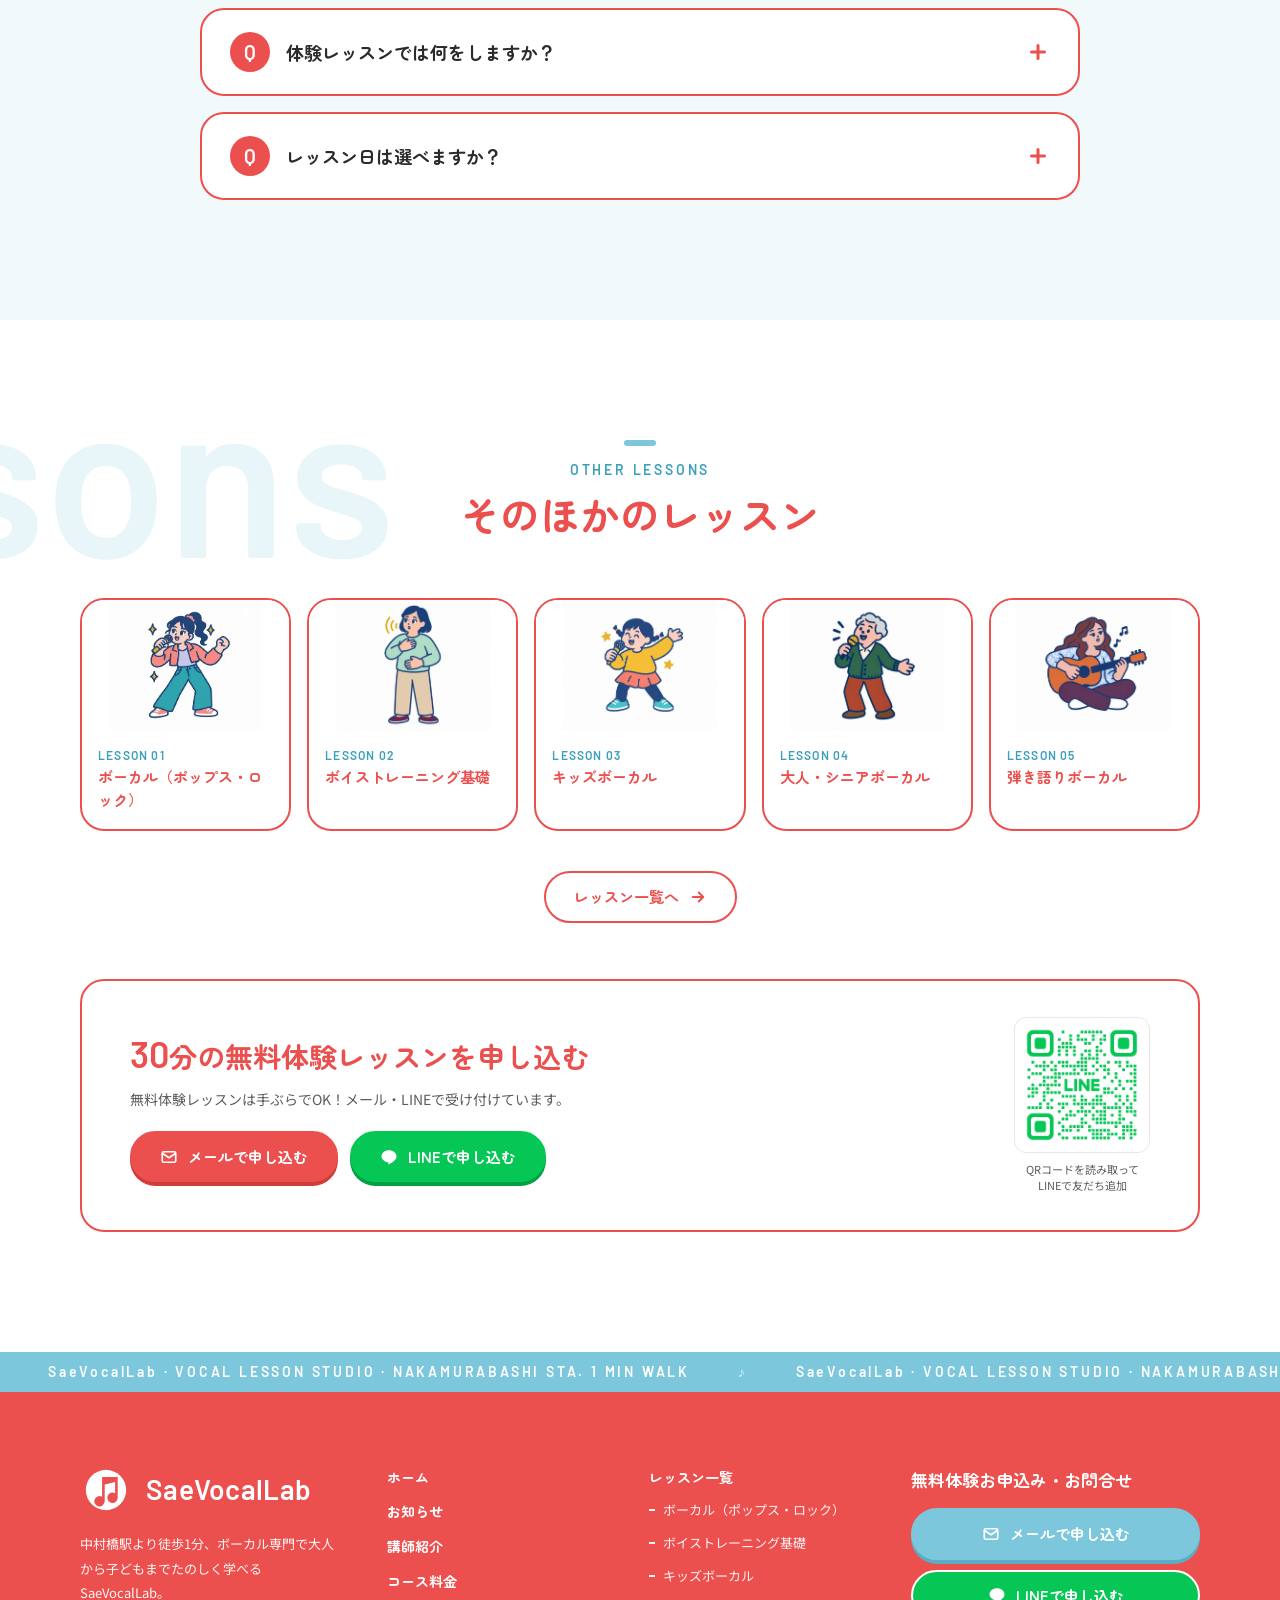
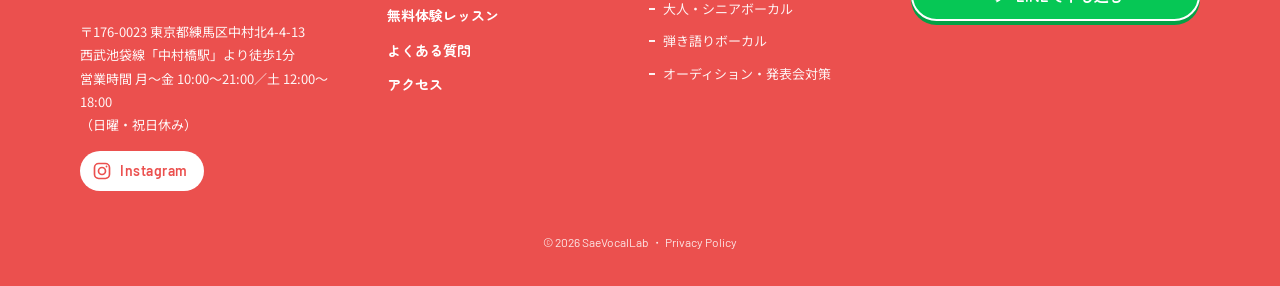
<file: lesson/audition.html>
<!DOCTYPE html>
<html lang="ja">
<head>
<meta charset="UTF-8">
<meta name="viewport" content="width=device-width, initial-scale=1">
<title>練馬・中村橋のオーディション・受験対策｜SaeVocalLab</title>
<meta name="description" content="練馬区・西武池袋線「中村橋駅」徒歩1分のボーカル教室SaeVocalLabの「オーディション・発表会対策」コース。本番で実力を出し切るための、集中トレーニング。マンツーマンの個人レッスンで、30分の無料体験レッスン受付中。">
<meta property="og:title" content="練馬・中村橋のオーディション・受験対策｜SaeVocalLab">
<meta property="og:description" content="練馬区・西武池袋線「中村橋駅」徒歩1分のボーカル教室SaeVocalLabの「オーディション・発表会対策」コース。本番で実力を出し切るための、集中トレーニング。マンツーマンの個人レッスンで、30分の無料体験レッスン受付中。">
<meta property="og:type" content="website">
<meta name="theme-color" content="#eb504e">
<link rel="icon" href="data:image/svg+xml,%3Csvg xmlns='http://www.w3.org/2000/svg' viewBox='0 0 80 80'%3E%3Ccircle cx='40' cy='40' r='38' fill='%23eb504e'/%3E%3Ccircle cx='40' cy='40' r='31' fill='%23fff'/%3E%3Cpath d='M34 20v30.4a8 8 0 1 0 4 6.9V31.6l16-4V45a8 8 0 1 0 4 6.9V20z' fill='%23eb504e'/%3E%3C/svg%3E">
<link rel="preconnect" href="https://fonts.googleapis.com">
<link rel="preconnect" href="https://fonts.gstatic.com" crossorigin>
<link rel="preload" as="style" href="https://fonts.googleapis.com/css2?family=Barlow:wght@500;600&family=Noto+Sans+JP:wght@400;500;700&family=Zen+Maru+Gothic:wght@500;700&display=swap">
<link href="https://fonts.googleapis.com/css2?family=Barlow:wght@500;600&family=Noto+Sans+JP:wght@400;500;700&family=Zen+Maru+Gothic:wght@500;700&display=swap" rel="stylesheet" media="print" onload="this.media='all'">
<noscript><link href="https://fonts.googleapis.com/css2?family=Barlow:wght@500;600&family=Noto+Sans+JP:wght@400;500;700&family=Zen+Maru+Gothic:wght@500;700&display=swap" rel="stylesheet"></noscript>
<link rel="stylesheet" href="../assets/css/style.css?v=20261111psi">
<!-- SEO:START（tools/seo_build.py が自動生成。直接編集しないでください） -->
<link rel="canonical" href="https://saevocallab.co.jp/lesson/audition.html">
<meta property="og:url" content="https://saevocallab.co.jp/lesson/audition.html">
<meta property="og:image" content="https://saevocallab.co.jp/assets/img/lesson-audition.jpg">
<meta property="og:site_name" content="SaeVocalLab">
<meta property="og:locale" content="ja_JP">
<meta name="twitter:card" content="summary_large_image">
<link rel="apple-touch-icon" href="../assets/img/apple-touch-icon.png">
<script type="application/ld+json">
{
  "@context": "https://schema.org",
  "@graph": [
    {
      "@type": [
        "MusicSchool",
        "LocalBusiness"
      ],
      "@id": "https://saevocallab.co.jp/#school",
      "name": "SaeVocalLab",
      "alternateName": [
        "サエ ボーカル ラボ",
        "サエボーカルラボ"
      ],
      "description": "西武池袋線「中村橋駅」より徒歩1分のボーカル専門教室。子どもの習い事から大人・シニアの趣味まで、マンツーマンの個人レッスン。30分の無料体験レッスン受付中。",
      "url": "https://saevocallab.co.jp/",
      "logo": "https://saevocallab.co.jp/assets/img/logo.png",
      "image": "https://saevocallab.co.jp/assets/img/ogp.jpg",
      "address": {
        "@type": "PostalAddress",
        "postalCode": "176-0023",
        "addressCountry": "JP",
        "addressRegion": "東京都",
        "addressLocality": "練馬区",
        "streetAddress": "中村北4-4-13"
      },
      "geo": {
        "@type": "GeoCoordinates",
        "latitude": 35.735584,
        "longitude": 139.638275
      },
      "hasMap": "https://www.google.com/maps/search/?api=1&query=35.735584%2C139.638275",
      "knowsAbout": [
        "ボーカルレッスン",
        "ボイストレーニング",
        "発声",
        "キッズボーカル",
        "弾き語り",
        "オーディション対策",
        "音楽科受験対策",
        "子どもの習い事",
        "大人の習い事"
      ],
      "hasOfferCatalog": {
        "@type": "OfferCatalog",
        "name": "レッスン一覧",
        "itemListElement": [
          {
            "@type": "Offer",
            "itemOffered": {
              "@id": "https://saevocallab.co.jp/lesson/vocal.html#course"
            }
          },
          {
            "@type": "Offer",
            "itemOffered": {
              "@id": "https://saevocallab.co.jp/lesson/voice-training.html#course"
            }
          },
          {
            "@type": "Offer",
            "itemOffered": {
              "@id": "https://saevocallab.co.jp/lesson/kids.html#course"
            }
          },
          {
            "@type": "Offer",
            "itemOffered": {
              "@id": "https://saevocallab.co.jp/lesson/adult.html#course"
            }
          },
          {
            "@type": "Offer",
            "itemOffered": {
              "@id": "https://saevocallab.co.jp/lesson/sing-play.html#course"
            }
          },
          {
            "@type": "Offer",
            "itemOffered": {
              "@id": "https://saevocallab.co.jp/lesson/audition.html#course"
            }
          }
        ]
      },
      "areaServed": [
        {
          "@type": "AdministrativeArea",
          "name": "練馬区"
        }
      ],
      "openingHoursSpecification": [
        {
          "@type": "OpeningHoursSpecification",
          "dayOfWeek": [
            "Monday",
            "Tuesday",
            "Wednesday",
            "Thursday",
            "Friday"
          ],
          "opens": "10:00",
          "closes": "21:00"
        },
        {
          "@type": "OpeningHoursSpecification",
          "dayOfWeek": [
            "Saturday"
          ],
          "opens": "12:00",
          "closes": "18:00"
        }
      ],
      "makesOffer": {
        "@type": "Offer",
        "name": "ボーカルレッスン 月謝（月2回・1回50分）",
        "priceSpecification": {
          "@type": "UnitPriceSpecification",
          "price": 12000,
          "priceCurrency": "JPY",
          "unitText": "月",
          "valueAddedTaxIncluded": true
        }
      },
      "priceRange": "月謝 12,000円（税込）",
      "email": "ririkaman1113@gmail.com",
      "contactPoint": {
        "@type": "ContactPoint",
        "contactType": "無料体験レッスンのお申し込み・お問い合わせ",
        "availableLanguage": "ja",
        "email": "ririkaman1113@gmail.com",
        "url": "https://lin.ee/gzu6Sca"
      },
      "employee": {
        "@type": "Person",
        "name": "sae",
        "jobTitle": "ボーカル講師"
      }
    },
    {
      "@type": "WebSite",
      "@id": "https://saevocallab.co.jp/#website",
      "url": "https://saevocallab.co.jp/",
      "name": "SaeVocalLab",
      "alternateName": [
        "サエ ボーカル ラボ",
        "サエボーカルラボ"
      ],
      "inLanguage": "ja",
      "publisher": {
        "@id": "https://saevocallab.co.jp/#school"
      }
    },
    {
      "@type": "WebPage",
      "@id": "https://saevocallab.co.jp/lesson/audition.html#webpage",
      "url": "https://saevocallab.co.jp/lesson/audition.html",
      "name": "練馬・中村橋のオーディション・受験対策｜SaeVocalLab",
      "isPartOf": {
        "@id": "https://saevocallab.co.jp/#website"
      },
      "about": {
        "@id": "https://saevocallab.co.jp/#school"
      },
      "inLanguage": "ja",
      "primaryImageOfPage": {
        "@type": "ImageObject",
        "url": "https://saevocallab.co.jp/assets/img/lesson-audition.jpg"
      },
      "description": "練馬区・西武池袋線「中村橋駅」徒歩1分のボーカル教室SaeVocalLabの「オーディション・発表会対策」コース。本番で実力を出し切るための、集中トレーニング。マンツーマンの個人レッスンで、30分の無料体験レッスン受付中。",
      "mainEntity": {
        "@id": "https://saevocallab.co.jp/lesson/audition.html#course"
      }
    },
    {
      "@type": "BreadcrumbList",
      "itemListElement": [
        {
          "@type": "ListItem",
          "position": 1,
          "name": "ホーム",
          "item": "https://saevocallab.co.jp/"
        },
        {
          "@type": "ListItem",
          "position": 2,
          "name": "レッスン一覧",
          "item": "https://saevocallab.co.jp/#lesson"
        },
        {
          "@type": "ListItem",
          "position": 3,
          "name": "オーディション・発表会対策",
          "item": "https://saevocallab.co.jp/lesson/audition.html"
        }
      ]
    },
    {
      "@type": "Course",
      "@id": "https://saevocallab.co.jp/lesson/audition.html#course",
      "name": "オーディション・発表会対策練馬・中村橋のオーディション・受験対策",
      "description": "本番で実力を出し切るための、集中トレーニング。課題曲の仕上げだけでなく、表現力、ステージでの立ち振る舞い、緊張との向き合い方まで。音楽科受験やオーディション、発表会など目標に向けて、限られた期間で最大限の成果が出せるよう集中的にサポートします。",
      "url": "https://saevocallab.co.jp/lesson/audition.html",
      "image": "https://saevocallab.co.jp/assets/img/lesson-audition.jpg",
      "inLanguage": "ja",
      "provider": {
        "@id": "https://saevocallab.co.jp/#school"
      },
      "educationalLevel": "初心者から経験者まで",
      "about": "オーディション・受験対策レッスン",
      "hasCourseInstance": {
        "@type": "CourseInstance",
        "courseMode": "onsite",
        "courseWorkload": "PT50M",
        "location": {
          "@type": "Place",
          "name": "SaeVocalLab",
          "address": {
            "@type": "PostalAddress",
            "postalCode": "176-0023",
            "addressCountry": "JP",
            "addressRegion": "東京都",
            "addressLocality": "練馬区",
            "streetAddress": "中村北4-4-13"
          }
        },
        "instructor": {
          "@type": "Person",
          "name": "sae"
        }
      },
      "offers": {
        "@type": "Offer",
        "category": "月謝",
        "price": 12000,
        "priceCurrency": "JPY",
        "url": "https://saevocallab.co.jp/lesson/audition.html"
      }
    }
  ]
}
</script>
<!-- SEO:END -->
</head>
<body>
<div class="marquee" aria-hidden="true"><div class="marquee__track"><span>SaeVocalLab · VOCAL LESSON STUDIO · NAKAMURABASHI STA. 1 MIN WALK</span><span>SaeVocalLab · VOCAL LESSON STUDIO · NAKAMURABASHI STA. 1 MIN WALK</span><span>SaeVocalLab · VOCAL LESSON STUDIO · NAKAMURABASHI STA. 1 MIN WALK</span><span>SaeVocalLab · VOCAL LESSON STUDIO · NAKAMURABASHI STA. 1 MIN WALK</span><span>SaeVocalLab · VOCAL LESSON STUDIO · NAKAMURABASHI STA. 1 MIN WALK</span><span>SaeVocalLab · VOCAL LESSON STUDIO · NAKAMURABASHI STA. 1 MIN WALK</span><span>SaeVocalLab · VOCAL LESSON STUDIO · NAKAMURABASHI STA. 1 MIN WALK</span><span>SaeVocalLab · VOCAL LESSON STUDIO · NAKAMURABASHI STA. 1 MIN WALK</span></div></div>
<header class="header">
  <div class="header__inner">
    <a class="brand" href="../"><svg class="brand__logo" viewBox="0 0 80 80" aria-hidden="true"><circle cx="40" cy="40" r="38" fill="#eb504e"/><circle cx="40" cy="40" r="31" fill="#fff"/><path d="M34 20v30.4a8 8 0 1 0 4 6.9V31.6l16-4V45a8 8 0 1 0 4 6.9V20z" fill="#eb504e"/></svg><span class="brand__name">SaeVocalLab<span class="brand__tag"><b>中村橋駅より徒歩1分</b>たのしく学べるボーカル教室</span></span></a>
    <nav class="gnav" aria-label="グローバルナビゲーション">
      <ul class="gnav__list"><li><a href="../">ホーム</a></li><li><a href="../#news">お知らせ</a></li><li><a href="../#lesson">レッスン・料金</a></li><li><a href="../#instructor">講師紹介</a></li><li><a href="../#faq">よくある質問</a></li><li><a href="../#access">アクセス</a></li></ul>
      <a class="btn btn--sm" href="../#contact">お申込み・お問合せ</a>
    </nav>
    <button class="menu-btn" type="button" aria-label="メニューを開く" aria-expanded="false" aria-controls="drawer"><span class="menu-btn__bars" aria-hidden="true"></span>Menu</button>
  </div>
</header>
<main>
<section class="page-hero">
  <div class="inner">
    <ol class="breadcrumb"><li><a href="../">ホーム</a></li><li><a href="../#lesson">レッスン一覧</a></li><li aria-current="page">オーディション・発表会対策</li></ol>
    <div class="page-hero__grid">
      <div class="fade">
        <p class="station-chip"><svg class="ic-pin" viewBox="0 0 24 24" fill="currentColor" aria-hidden="true"><path d="M12 2a7 7 0 0 0-7 7c0 5.2 7 13 7 13s7-7.8 7-13a7 7 0 0 0-7-7zm0 9.5A2.5 2.5 0 1 1 12 6.5a2.5 2.5 0 0 1 0 5z"/></svg>西武池袋線「中村橋駅」より<b>徒歩1分</b></p>
        <p class="page-hero__label"><span class="pill pill--primary">LESSON 06</span><span class="en">Audition / Stage</span></p>
        <h1 class="page-hero__title">オーディション・発表会対策<span class="page-hero__title-sub">練馬・中村橋のオーディション・受験対策</span></h1>
        <p class="page-hero__lead">本番で実力を出し切るための、集中トレーニング。</p>
        <p class="page-hero__intro">課題曲の仕上げだけでなく、表現力、ステージでの立ち振る舞い、緊張との向き合い方まで。音楽科受験やオーディション、発表会など目標に向けて、限られた期間で最大限の成果が出せるよう集中的にサポートします。</p>
        <div class="page-hero__btns">
          <a class="btn" href="#cta">無料体験レッスンを申し込む<svg class="arrow" viewBox="0 0 24 24" fill="none" stroke="currentColor" stroke-width="2.6" stroke-linecap="round" stroke-linejoin="round" aria-hidden="true"><path d="M5 12h14M13 6l6 6-6 6"/></svg></a>
          <a class="btn btn--ghost" href="#price">料金を見る<svg class="arrow" viewBox="0 0 24 24" fill="none" stroke="currentColor" stroke-width="2.6" stroke-linecap="round" stroke-linejoin="round" aria-hidden="true"><path d="M5 12h14M13 6l6 6-6 6"/></svg></a>
        </div>
      </div>
      <div class="page-hero__photo fade"><picture><source media="(max-width:960px)" type="image/webp" srcset="../assets/img/sp/lesson-audition.webp" width="640" height="360"><img src="../assets/img/lesson-audition.jpg" alt="中村橋のボーカル教室 SaeVocalLab「オーディション・発表会対策」のレッスンイメージ" width="960" height="540" fetchpriority="high"></picture></div>
    </div>
  </div>
</section>

<section class="section">
  <span class="watermark watermark--r" aria-hidden="true">Worries</span>
  <div class="inner">
    <div class="sec-head fade"><span class="sec-head__bar"></span><span class="sec-head__en">Worries</span><h2 class="sec-head__ja">こんなお悩みありませんか？</h2></div>
    <ul class="worry-grid"><li class="card worry fade"><span class="worry__ic"><svg viewBox="0 0 24 24" fill="none" stroke="#eb504e" stroke-width="3.4" stroke-linecap="round" stroke-linejoin="round" aria-hidden="true"><path d="M5 12.5l4.5 4.5L19 7.5"/></svg></span>本番で緊張して実力が出せない</li><li class="card worry fade"><span class="worry__ic"><svg viewBox="0 0 24 24" fill="none" stroke="#eb504e" stroke-width="3.4" stroke-linecap="round" stroke-linejoin="round" aria-hidden="true"><path d="M5 12.5l4.5 4.5L19 7.5"/></svg></span>課題曲の仕上げ方がわからない</li><li class="card worry fade"><span class="worry__ic"><svg viewBox="0 0 24 24" fill="none" stroke="#eb504e" stroke-width="3.4" stroke-linecap="round" stroke-linejoin="round" aria-hidden="true"><path d="M5 12.5l4.5 4.5L19 7.5"/></svg></span>表現力が足りないと言われる</li><li class="card worry fade"><span class="worry__ic"><svg viewBox="0 0 24 24" fill="none" stroke="#eb504e" stroke-width="3.4" stroke-linecap="round" stroke-linejoin="round" aria-hidden="true"><path d="M5 12.5l4.5 4.5L19 7.5"/></svg></span>本番まで間に合うか不安</li></ul>
    <div class="solve fade">
      <svg class="solve__arrow" viewBox="0 0 24 24" fill="none" stroke="currentColor" stroke-width="2.6" stroke-linecap="round" stroke-linejoin="round" aria-hidden="true"><path d="M6 9l6 6 6-6"/></svg>
      <p class="solve__pill">その悩み、SaeVocalLabのマンツーマンレッスンで解決しましょう！</p>
    </div>
  </div>
</section>

<section class="section section--alt">
  <span class="watermark watermark--l" aria-hidden="true">Point</span>
  <div class="inner">
    <div class="sec-head fade"><span class="sec-head__bar"></span><span class="sec-head__en">Point</span><h2 class="sec-head__ja">このレッスンの特徴</h2></div>
    <div class="point-grid"><div class="card point fade"><p class="point__no">POINT 01</p><h3 class="point__ttl">目標から逆算</h3><p class="point__text">本番の日程から逆算し、限られた期間で成果を出す計画を立てます。</p></div><div class="card point fade"><p class="point__no">POINT 02</p><h3 class="point__ttl">ステージまで指導</h3><p class="point__text">歌唱だけでなく、立ち振る舞いや表情、緊張との向き合い方まで。</p></div><div class="card point fade"><p class="point__no">POINT 03</p><h3 class="point__ttl">ステージ経験のある講師</h3><p class="point__text">デビュー・ライブ経験のある講師が、本番目線でアドバイスします。</p></div></div>
  </div>
</section>

<section class="section">
  <span class="watermark watermark--r" aria-hidden="true">Curriculum</span>
  <div class="inner">
    <div class="sec-head fade"><span class="sec-head__bar"></span><span class="sec-head__en">Curriculum</span><h2 class="sec-head__ja">レッスンの進め方</h2></div>
    <ol class="steps"><li class="card step fade"><div class="step__badge"><small>STEP</small><b>01</b></div><div class="step__body"><h3 class="step__ttl">目標と期間の確認</h3><p class="step__text">受験・オーディション・発表会の内容と日程を確認します。</p></div></li><li class="card step fade"><div class="step__badge"><small>STEP</small><b>02</b></div><div class="step__body"><h3 class="step__ttl">課題の洗い出し</h3><p class="step__text">現在の歌唱を録音し、伸ばす点・直す点を整理します。</p></div></li><li class="card step fade"><div class="step__badge"><small>STEP</small><b>03</b></div><div class="step__body"><h3 class="step__ttl">集中トレーニング</h3><p class="step__text">課題曲の仕上げと、表現力・ステージングを集中的に練習します。</p></div></li><li class="card step fade"><div class="step__badge"><small>STEP</small><b>04</b></div><div class="step__body"><h3 class="step__ttl">本番リハーサル</h3><p class="step__text">本番を想定した通し練習で、自信を持って臨める状態に。</p></div></li></ol>
  </div>
</section>

<section class="section section--alt">
  <span class="watermark watermark--l" aria-hidden="true">Flow</span>
  <div class="inner">
    <div class="sec-head fade"><span class="sec-head__bar"></span><span class="sec-head__en">Lesson Flow</span><h2 class="sec-head__ja">1回のレッスンの流れ（50分）</h2></div>
    <div class="flow-grid"><div class="card flow fade"><p class="flow__min">約10分</p><h3 class="flow__ttl">ウォームアップ</h3><p class="flow__text">ストレッチと呼吸で、体と喉をほぐします。</p></div><div class="card flow fade"><p class="flow__min">約15分</p><h3 class="flow__ttl">発声トレーニング</h3><p class="flow__text">その日の課題に合わせた発声練習を行います。</p></div><div class="card flow fade"><p class="flow__min">約20分</p><h3 class="flow__ttl">実践練習</h3><p class="flow__text">曲やテーマに沿って、実際に歌って練習します。</p></div><div class="card flow fade"><p class="flow__min">約5分</p><h3 class="flow__ttl">振り返り</h3><p class="flow__text">今日の成果と、次回までの練習ポイントを共有します。</p></div></div>
    <p class="note">※レッスンの内容・時間配分は一例です。目標や体調に合わせて調整します。</p>
    <div class="fitbar fade"><p class="fitbar__ttl">こんな方におすすめ</p><ul><li><span class="check"><svg viewBox="0 0 24 24" fill="none" stroke="#fff" stroke-width="4" stroke-linecap="round" stroke-linejoin="round"><path d="M5 12.5l4.5 4.5L19 7.5"/></svg></span>音楽科・音大を受験する</li><li><span class="check"><svg viewBox="0 0 24 24" fill="none" stroke="#fff" stroke-width="4" stroke-linecap="round" stroke-linejoin="round"><path d="M5 12.5l4.5 4.5L19 7.5"/></svg></span>オーディションを控えている</li><li><span class="check"><svg viewBox="0 0 24 24" fill="none" stroke="#fff" stroke-width="4" stroke-linecap="round" stroke-linejoin="round"><path d="M5 12.5l4.5 4.5L19 7.5"/></svg></span>発表会・ライブで成功したい</li></ul></div>
  </div>
</section>

<section class="section">
  <span class="watermark watermark--r" aria-hidden="true">Voice</span>
  <div class="inner">
    <div class="sec-head fade"><span class="sec-head__bar"></span><span class="sec-head__en">Voice</span><h2 class="sec-head__ja">生徒さんの声</h2></div>
    <figure class="card voice-one fade">
      <div class="ph ph--accent voice-one__ph"><span>PHOTO</span></div>
      <div>
        <span class="voice-card__q" aria-hidden="true">“</span>
        <blockquote class="voice-card__text" style="margin:0 0 14px">音楽科の受験に向けて通っています。課題曲の仕上げだけでなく、ステージでの立ち方や表情まで見てもらえるので、本番でも緊張せずに歌えました。</blockquote>
        <figcaption class="voice-card__meta" style="border:0;padding:0"><span class="pill">オーディション・発表会対策</span><span class="voice-card__who">高校2年生</span></figcaption>
      </div>
    </figure>
  </div>
</section>

<section class="section section--alt" id="price">
  <span class="watermark watermark--l" aria-hidden="true">Price</span>
  <div class="inner">
    <div class="sec-head fade"><span class="sec-head__bar"></span><span class="sec-head__en">Price</span><h2 class="sec-head__ja">料金・レッスン曜日</h2></div>
    <div class="price2">
      <div class="card price-card fade">
  <div class="price-card__band"><h3>ボーカルレッスン</h3><p>1回50分／曜日・時間固定の個人レッスン</p></div>
  <div class="price-card__body">
    
    <div class="price-box">
      <p class="price-box__label">月謝 <span class="pill">月2回</span></p>
      <p class="price-box__amount">12,000<small>円</small><span>（税込）</span></p>
      <p class="price-box__note">※1レッスン／50分</p>
    </div>
    
  </div>
</div>
      <div class="card days-card fade">
        <h3>このコースのレッスン曜日</h3>
        <ul class="days"><li class="" aria-label="月曜日：レッスンなし">月</li><li class="" aria-label="火曜日：レッスンなし">火</li><li class="" aria-label="水曜日：レッスンなし">水</li><li class="on" aria-label="木曜日：レッスンあり">木</li><li class="on" aria-label="金曜日：レッスンあり">金</li><li class="on" aria-label="土曜日：レッスンあり">土</li><li class="" aria-label="日曜日：お休み">日</li></ul>
        <p>月〜金は10:00〜21:00、土曜は12:00〜18:00の中で、曜日・時間を固定してご予約いただけます（日曜・祝日はお休み）。空き状況はお問い合わせください。</p>
        <a class="btn btn--ghost btn--sm" href="../#course">コース・料金ページへ<svg class="arrow" viewBox="0 0 24 24" fill="none" stroke="currentColor" stroke-width="2.6" stroke-linecap="round" stroke-linejoin="round" aria-hidden="true"><path d="M5 12h14M13 6l6 6-6 6"/></svg></a>
      </div>
    </div>
  </div>
</section>

<section class="section">
  <span class="watermark watermark--r" aria-hidden="true">Instructor</span>
  <div class="inner">
    <div class="sec-head fade"><span class="sec-head__bar"></span><span class="sec-head__en">Instructor</span><h2 class="sec-head__ja">担当講師</h2></div>
    <div class="card teacher fade">
      <div class="teacher__ph"><img src="../assets/img/instructor-sae-2610d.jpg" alt="ピアノを弾く講師 sae" width="1000" height="1333" loading="lazy"></div>
      <div class="teacher__body">
        <p class="instructor__name" style="margin:0"><span class="pill pill--primary">講師</span><b>sae</b></p>
        <p>幼少期からエレクトーン、声楽を学び、大学ではアシッドジャズバンドを結成。2005年「I’m true 夢を叶えて」でデビュー。CM出演・楽曲提供、interFM「kiwanono kokoro」で自身の番組を持ちMCを務める。その後 singer song writer として活動。</p>
        <a class="btn btn--ghost btn--sm" href="../#instructor">講師紹介を見る<svg class="arrow" viewBox="0 0 24 24" fill="none" stroke="currentColor" stroke-width="2.6" stroke-linecap="round" stroke-linejoin="round" aria-hidden="true"><path d="M5 12h14M13 6l6 6-6 6"/></svg></a>
      </div>
    </div>
  </div>
</section>

<section class="section section--alt">
  <span class="watermark watermark--l" aria-hidden="true">FAQ</span>
  <div class="inner">
    <div class="sec-head fade"><span class="sec-head__bar"></span><span class="sec-head__en">FAQ</span><h2 class="sec-head__ja">よくあるご質問</h2></div>
    <div class="faq"><div class="card faq__item fade is-open">
  <button class="faq__q" type="button" aria-expanded="true"><span class="faq__mark">Q</span>短期間だけの受講もできますか？<span class="faq__toggle" aria-hidden="true"></span></button>
  <div class="faq__a"><div><div class="faq__a-in"><span class="faq__mark faq__mark--a">A</span><p>本番までの期間に合わせた進め方をご提案します。まずはご相談ください。</p></div></div></div>
</div><div class="card faq__item fade">
  <button class="faq__q" type="button" aria-expanded="false"><span class="faq__mark">Q</span>体験レッスンでは何をしますか？<span class="faq__toggle" aria-hidden="true"></span></button>
  <div class="faq__a"><div><div class="faq__a-in"><span class="faq__mark faq__mark--a">A</span><p>30分で、カウンセリングと簡単な発声・歌唱を体験いただけます。手ぶらでお越しください。</p></div></div></div>
</div><div class="card faq__item fade">
  <button class="faq__q" type="button" aria-expanded="false"><span class="faq__mark">Q</span>レッスン日は選べますか？<span class="faq__toggle" aria-hidden="true"></span></button>
  <div class="faq__a"><div><div class="faq__a-in"><span class="faq__mark faq__mark--a">A</span><p>曜日・時間固定の個人レッスンです。月〜金は10:00〜21:00、土曜は12:00〜18:00の中から、ご都合に合わせてお選びいただけます（日曜・祝日はお休み）。</p></div></div></div>
</div></div>
  </div>
</section>

<section class="section">
  <span class="watermark watermark--r" aria-hidden="true">Lessons</span>
  <div class="inner">
    <div class="sec-head fade"><span class="sec-head__bar"></span><span class="sec-head__en">Other Lessons</span><h2 class="sec-head__ja">そのほかのレッスン</h2></div>
    <div class="others"><a class="card mini fade" href="vocal.html"><picture><source media="(max-width:960px)" type="image/webp" srcset="../assets/img/sp/lesson-vocal.webp" width="640" height="360"><img src="../assets/img/lesson-vocal.jpg" alt="" width="960" height="540" loading="lazy"></picture><div class="mini__body"><p class="mini__no">LESSON 01</p><p class="mini__ttl">ボーカル（ポップス・ロック）</p></div></a><a class="card mini fade" href="voice-training.html"><picture><source media="(max-width:960px)" type="image/webp" srcset="../assets/img/sp/lesson-voice-training.webp" width="640" height="360"><img src="../assets/img/lesson-voice-training.jpg" alt="" width="960" height="540" loading="lazy"></picture><div class="mini__body"><p class="mini__no">LESSON 02</p><p class="mini__ttl">ボイストレーニング基礎</p></div></a><a class="card mini fade" href="kids.html"><picture><source media="(max-width:960px)" type="image/webp" srcset="../assets/img/sp/lesson-kids.webp" width="640" height="360"><img src="../assets/img/lesson-kids.jpg" alt="" width="960" height="540" loading="lazy"></picture><div class="mini__body"><p class="mini__no">LESSON 03</p><p class="mini__ttl">キッズボーカル</p></div></a><a class="card mini fade" href="adult.html"><picture><source media="(max-width:960px)" type="image/webp" srcset="../assets/img/sp/lesson-adult.webp" width="640" height="360"><img src="../assets/img/lesson-adult.jpg" alt="" width="960" height="540" loading="lazy"></picture><div class="mini__body"><p class="mini__no">LESSON 04</p><p class="mini__ttl">大人・シニアボーカル</p></div></a><a class="card mini fade" href="sing-play.html"><picture><source media="(max-width:960px)" type="image/webp" srcset="../assets/img/sp/lesson-sing-play.webp" width="640" height="360"><img src="../assets/img/lesson-sing-play.jpg" alt="" width="960" height="540" loading="lazy"></picture><div class="mini__body"><p class="mini__no">LESSON 05</p><p class="mini__ttl">弾き語りボーカル</p></div></a></div>
    <p class="center"><a class="btn btn--ghost" href="../#lesson">レッスン一覧へ<svg class="arrow" viewBox="0 0 24 24" fill="none" stroke="currentColor" stroke-width="2.6" stroke-linecap="round" stroke-linejoin="round" aria-hidden="true"><path d="M5 12h14M13 6l6 6-6 6"/></svg></a></p>
    <div id="cta"><div class="card cta fade">
  <div>
    <p class="cta__ttl"><em>30</em>分の無料体験レッスン<br class="sp-only">を申し込む</p>
    <p class="cta__lead">無料体験レッスンは手ぶらでOK！メール・LINEで受け付けています。</p>
    <div class="cta__btns">
      <a class="btn" href="mailto:ririkaman1113@gmail.com?subject=%E7%84%A1%E6%96%99%E4%BD%93%E9%A8%93%E3%83%AC%E3%83%83%E3%82%B9%E3%83%B3%E3%81%AE%E7%94%B3%E3%81%97%E8%BE%BC%E3%81%BF%EF%BC%88SaeVocalLab%EF%BC%89&amp;body=%E3%81%AF%E3%81%98%E3%82%81%E3%81%BE%E3%81%97%E3%81%A6%E3%80%82sae%20vocal%20LAB%E3%81%AE%E8%AC%9B%E5%B8%ABsae%E3%81%A7%E3%81%99%E3%80%82%0D%0A%E3%81%93%E3%81%AE%E5%BA%A6%E3%81%AF%E3%81%8A%E5%95%8F%E3%81%84%E5%90%88%E3%82%8F%E3%81%9B%E9%A0%82%E3%81%8D%E3%81%BE%E3%81%97%E3%81%A6%E8%AA%A0%E3%81%AB%E3%81%82%E3%82%8A%E3%81%8C%E3%81%A8%E3%81%86%E3%81%94%E3%81%96%E3%81%84%E3%81%BE%E3%81%99%E3%80%82%0D%0A%E5%BD%93%E3%82%B9%E3%82%AF%E3%83%BC%E3%83%AB%E3%81%A7%E3%81%AF%E3%80%8130%E5%88%86%E3%81%AE%E7%84%A1%E6%96%99%E4%BD%93%E9%A8%93%E3%83%AC%E3%83%83%E3%82%B9%E3%83%B3%E3%81%AE%E4%BA%88%E7%B4%84%E3%82%92%E6%89%BF%E3%81%A3%E3%81%A6%E3%81%8A%E3%82%8A%E3%81%BE%E3%81%99%E3%80%82%0D%0A%0D%0A%E4%BB%A5%E4%B8%8B%E3%81%AE%E5%86%85%E5%AE%B9%E3%82%92%E8%A8%98%E5%85%A5%E3%81%AE%E4%B8%8A%E3%81%8A%E9%80%81%E3%82%8A%E3%81%8F%E3%81%A0%E3%81%95%E3%81%84%E3%80%82%0D%0A%0D%0A1.%20%E3%81%8A%E5%90%8D%E5%89%8D%0D%0A2.%20%E3%81%94%E5%B9%B4%E9%BD%A2%0D%0A3.%20%E5%B8%8C%E6%9C%9B%E6%97%A5%E6%99%82%EF%BC%88%E7%AC%AC2%E5%B8%8C%E6%9C%9B%E3%81%BE%E3%81%A7%EF%BC%89%0D%0A%E3%83%BB%E7%AC%AC1%E5%B8%8C%E6%9C%9B%EF%BC%9A%0D%0A%E3%83%BB%E7%AC%AC2%E5%B8%8C%E6%9C%9B%EF%BC%9A%0D%0A%0D%0A%F0%9F%92%A1%20%E3%83%A1%E3%83%83%E3%82%BB%E3%83%BC%E3%82%B8%E7%A2%BA%E8%AA%8D%E5%BE%8C%E3%80%81%E9%A0%86%E6%AC%A1%E6%8B%85%E5%BD%93%E8%80%85%E3%82%88%E3%82%8A%E8%BF%94%E4%BF%A1%E3%81%84%E3%81%9F%E3%81%97%E3%81%BE%E3%81%99%E3%80%82%0D%0A%F0%9F%92%A1%20%E9%80%81%E4%BF%A1%E5%86%85%E5%AE%B9%E3%81%AF%E4%BB%96%E3%81%AE%E3%81%8A%E5%AE%A2%E6%A7%98%E3%81%AB%E3%81%AF%E5%85%AC%E9%96%8B%E3%81%95%E3%82%8C%E3%81%BE%E3%81%9B%E3%82%93%E3%81%AE%E3%81%A7%E3%81%94%E5%AE%89%E5%BF%83%E3%81%8F%E3%81%A0%E3%81%95%E3%81%84%E3%80%82%0D%0A%0D%0A%E3%81%94%E4%B8%8D%E6%98%8E%E3%81%AA%E7%82%B9%E3%81%8C%E3%81%82%E3%82%8C%E3%81%B0%E3%80%81%E3%81%8A%E6%B0%97%E8%BB%BD%E3%81%AB%E3%81%94%E9%80%A3%E7%B5%A1%E3%81%8F%E3%81%A0%E3%81%95%E3%81%84%E3%81%BE%E3%81%9B%E2%99%AA%0D%0A%E3%81%8A%E4%BC%9A%E3%81%84%E3%81%A7%E3%81%8D%E3%82%8B%E3%81%AE%E3%82%92%E6%A5%BD%E3%81%97%E3%81%BF%E3%81%AB%E3%81%97%E3%81%A6%E3%81%8A%E3%82%8A%E3%81%BE%E3%81%99%EF%BC%81%0D%0A%0D%0A%E3%81%A9%E3%81%86%E3%81%9E%E3%82%88%E3%82%8D%E3%81%97%E3%81%8F%E3%81%8A%E9%A1%98%E3%81%84%E8%87%B4%E3%81%97%E3%81%BE%E3%81%99%E3%80%82%0D%0A"><svg viewBox="0 0 24 24" fill="none" stroke="currentColor" stroke-width="2.2" stroke-linejoin="round" aria-hidden="true"><rect x="3" y="5" width="18" height="14" rx="2"/><path d="M3 7l9 6 9-6"/></svg>メールで申し込む</a>
      <a class="btn btn--line" href="https://lin.ee/gzu6Sca" target="_blank" rel="noopener"><svg viewBox="0 0 24 24" fill="currentColor" aria-hidden="true"><path d="M12 3C6.5 3 2 6.6 2 11c0 3.9 3.5 7.2 8.3 7.9.3.1.8.2.9.5.1.3.1.7 0 1l-.1.9c0 .3-.2 1 .9.5s6-3.5 8.2-6.1c1.5-1.6 1.8-3.1 1.8-4.7C22 6.6 17.5 3 12 3z"/></svg>LINEで申し込む</a>
    </div>
  </div>
  <div class="qr qr--img"><img src="../assets/img/line-qr.png" alt="SaeVocalLab LINE公式アカウントの友だち追加用QRコード" width="540" height="540" loading="lazy"><span>QRコードを読み取って<br>LINEで友だち追加</span></div>
</div>
</div>
  </div>
</section>
</main>
<div class="marquee marquee--accent" aria-hidden="true"><div class="marquee__track"><span>SaeVocalLab · VOCAL LESSON STUDIO · NAKAMURABASHI STA. 1 MIN WALK</span><span>SaeVocalLab · VOCAL LESSON STUDIO · NAKAMURABASHI STA. 1 MIN WALK</span><span>SaeVocalLab · VOCAL LESSON STUDIO · NAKAMURABASHI STA. 1 MIN WALK</span><span>SaeVocalLab · VOCAL LESSON STUDIO · NAKAMURABASHI STA. 1 MIN WALK</span><span>SaeVocalLab · VOCAL LESSON STUDIO · NAKAMURABASHI STA. 1 MIN WALK</span><span>SaeVocalLab · VOCAL LESSON STUDIO · NAKAMURABASHI STA. 1 MIN WALK</span><span>SaeVocalLab · VOCAL LESSON STUDIO · NAKAMURABASHI STA. 1 MIN WALK</span><span>SaeVocalLab · VOCAL LESSON STUDIO · NAKAMURABASHI STA. 1 MIN WALK</span></div></div>
<footer class="footer">
  <div class="inner">
    <div class="footer__top">
      <div class="footer__brand">
        <a class="brand" href="../"><svg class="brand__logo" viewBox="0 0 80 80" aria-hidden="true"><circle cx="40" cy="40" r="38" fill="#eb504e"/><circle cx="40" cy="40" r="31" fill="#fff"/><path d="M34 20v30.4a8 8 0 1 0 4 6.9V31.6l16-4V45a8 8 0 1 0 4 6.9V20z" fill="#eb504e"/></svg><span class="brand__name">SaeVocalLab</span></a>
        <p class="footer__desc">中村橋駅より徒歩1分、ボーカル専門で大人から子どもまでたのしく学べる SaeVocalLab。</p>
        <address class="footer__addr">〒176-0023 東京都練馬区中村北4-4-13<br>西武池袋線「中村橋駅」より徒歩1分<br>営業時間 月〜金 10:00〜21:00／土 12:00〜18:00<br>（日曜・祝日休み）</address>
        <div class="sns"><a class="sns__ig" href="#" target="_blank" rel="noopener" aria-label="SaeVocalLab の Instagram"><svg viewBox="0 0 24 24" fill="none" stroke="currentColor" stroke-width="2" aria-hidden="true"><rect x="3" y="3" width="18" height="18" rx="5"/><circle cx="12" cy="12" r="4.2"/><circle cx="17.4" cy="6.6" r="1.1" fill="currentColor" stroke="none"/></svg><span>Instagram</span></a></div>
      </div>
      <ul class="footer__nav">
        <li><a href="../">ホーム</a></li>
        <li><a href="../#news">お知らせ</a></li>
        <li><a href="../#instructor">講師紹介</a></li>
        <li><a href="../#course">コース料金</a></li>
        <li><a href="../#contact">無料体験レッスン</a></li>
        <li><a href="../#faq">よくある質問</a></li>
        <li><a href="../#access">アクセス</a></li>
      </ul>
      <ul class="footer__nav">
        <li><a href="../#lesson">レッスン一覧</a></li>
        <li class="sub"><a href="../lesson/vocal.html">ボーカル（ポップス・ロック）</a></li><li class="sub"><a href="../lesson/voice-training.html">ボイストレーニング基礎</a></li><li class="sub"><a href="../lesson/kids.html">キッズボーカル</a></li><li class="sub"><a href="../lesson/adult.html">大人・シニアボーカル</a></li><li class="sub"><a href="../lesson/sing-play.html">弾き語りボーカル</a></li><li class="sub"><a href="../lesson/audition.html">オーディション・発表会対策</a></li>
      </ul>
      <div class="footer__cta">
        <p class="footer__cta-ttl">無料体験お申込み・お問合せ</p>
        <a class="btn btn--accent" href="mailto:ririkaman1113@gmail.com?subject=%E7%84%A1%E6%96%99%E4%BD%93%E9%A8%93%E3%83%AC%E3%83%83%E3%82%B9%E3%83%B3%E3%81%AE%E7%94%B3%E3%81%97%E8%BE%BC%E3%81%BF%EF%BC%88SaeVocalLab%EF%BC%89&amp;body=%E3%81%AF%E3%81%98%E3%82%81%E3%81%BE%E3%81%97%E3%81%A6%E3%80%82sae%20vocal%20LAB%E3%81%AE%E8%AC%9B%E5%B8%ABsae%E3%81%A7%E3%81%99%E3%80%82%0D%0A%E3%81%93%E3%81%AE%E5%BA%A6%E3%81%AF%E3%81%8A%E5%95%8F%E3%81%84%E5%90%88%E3%82%8F%E3%81%9B%E9%A0%82%E3%81%8D%E3%81%BE%E3%81%97%E3%81%A6%E8%AA%A0%E3%81%AB%E3%81%82%E3%82%8A%E3%81%8C%E3%81%A8%E3%81%86%E3%81%94%E3%81%96%E3%81%84%E3%81%BE%E3%81%99%E3%80%82%0D%0A%E5%BD%93%E3%82%B9%E3%82%AF%E3%83%BC%E3%83%AB%E3%81%A7%E3%81%AF%E3%80%8130%E5%88%86%E3%81%AE%E7%84%A1%E6%96%99%E4%BD%93%E9%A8%93%E3%83%AC%E3%83%83%E3%82%B9%E3%83%B3%E3%81%AE%E4%BA%88%E7%B4%84%E3%82%92%E6%89%BF%E3%81%A3%E3%81%A6%E3%81%8A%E3%82%8A%E3%81%BE%E3%81%99%E3%80%82%0D%0A%0D%0A%E4%BB%A5%E4%B8%8B%E3%81%AE%E5%86%85%E5%AE%B9%E3%82%92%E8%A8%98%E5%85%A5%E3%81%AE%E4%B8%8A%E3%81%8A%E9%80%81%E3%82%8A%E3%81%8F%E3%81%A0%E3%81%95%E3%81%84%E3%80%82%0D%0A%0D%0A1.%20%E3%81%8A%E5%90%8D%E5%89%8D%0D%0A2.%20%E3%81%94%E5%B9%B4%E9%BD%A2%0D%0A3.%20%E5%B8%8C%E6%9C%9B%E6%97%A5%E6%99%82%EF%BC%88%E7%AC%AC2%E5%B8%8C%E6%9C%9B%E3%81%BE%E3%81%A7%EF%BC%89%0D%0A%E3%83%BB%E7%AC%AC1%E5%B8%8C%E6%9C%9B%EF%BC%9A%0D%0A%E3%83%BB%E7%AC%AC2%E5%B8%8C%E6%9C%9B%EF%BC%9A%0D%0A%0D%0A%F0%9F%92%A1%20%E3%83%A1%E3%83%83%E3%82%BB%E3%83%BC%E3%82%B8%E7%A2%BA%E8%AA%8D%E5%BE%8C%E3%80%81%E9%A0%86%E6%AC%A1%E6%8B%85%E5%BD%93%E8%80%85%E3%82%88%E3%82%8A%E8%BF%94%E4%BF%A1%E3%81%84%E3%81%9F%E3%81%97%E3%81%BE%E3%81%99%E3%80%82%0D%0A%F0%9F%92%A1%20%E9%80%81%E4%BF%A1%E5%86%85%E5%AE%B9%E3%81%AF%E4%BB%96%E3%81%AE%E3%81%8A%E5%AE%A2%E6%A7%98%E3%81%AB%E3%81%AF%E5%85%AC%E9%96%8B%E3%81%95%E3%82%8C%E3%81%BE%E3%81%9B%E3%82%93%E3%81%AE%E3%81%A7%E3%81%94%E5%AE%89%E5%BF%83%E3%81%8F%E3%81%A0%E3%81%95%E3%81%84%E3%80%82%0D%0A%0D%0A%E3%81%94%E4%B8%8D%E6%98%8E%E3%81%AA%E7%82%B9%E3%81%8C%E3%81%82%E3%82%8C%E3%81%B0%E3%80%81%E3%81%8A%E6%B0%97%E8%BB%BD%E3%81%AB%E3%81%94%E9%80%A3%E7%B5%A1%E3%81%8F%E3%81%A0%E3%81%95%E3%81%84%E3%81%BE%E3%81%9B%E2%99%AA%0D%0A%E3%81%8A%E4%BC%9A%E3%81%84%E3%81%A7%E3%81%8D%E3%82%8B%E3%81%AE%E3%82%92%E6%A5%BD%E3%81%97%E3%81%BF%E3%81%AB%E3%81%97%E3%81%A6%E3%81%8A%E3%82%8A%E3%81%BE%E3%81%99%EF%BC%81%0D%0A%0D%0A%E3%81%A9%E3%81%86%E3%81%9E%E3%82%88%E3%82%8D%E3%81%97%E3%81%8F%E3%81%8A%E9%A1%98%E3%81%84%E8%87%B4%E3%81%97%E3%81%BE%E3%81%99%E3%80%82%0D%0A"><svg viewBox="0 0 24 24" fill="none" stroke="currentColor" stroke-width="2.2" stroke-linejoin="round" aria-hidden="true"><rect x="3" y="5" width="18" height="14" rx="2"/><path d="M3 7l9 6 9-6"/></svg>メールで申し込む</a>
        <a class="btn btn--line" href="https://lin.ee/gzu6Sca" target="_blank" rel="noopener"><svg viewBox="0 0 24 24" fill="currentColor" aria-hidden="true"><path d="M12 3C6.5 3 2 6.6 2 11c0 3.9 3.5 7.2 8.3 7.9.3.1.8.2.9.5.1.3.1.7 0 1l-.1.9c0 .3-.2 1 .9.5s6-3.5 8.2-6.1c1.5-1.6 1.8-3.1 1.8-4.7C22 6.6 17.5 3 12 3z"/></svg>LINEで申し込む</a>
      </div>
    </div>
    <p class="copy">© 2026 SaeVocalLab ・ <a href="#">Privacy Policy</a></p>
  </div>
</footer>
<div class="sp-bar is-hidden">
  <p class="sp-bar__ttl">＼ 30分の無料体験に申し込む ／</p>
  <div class="sp-bar__btns">
    <a class="b-line" href="https://lin.ee/gzu6Sca" target="_blank" rel="noopener"><svg viewBox="0 0 24 24" fill="currentColor" aria-hidden="true"><path d="M12 3C6.5 3 2 6.6 2 11c0 3.9 3.5 7.2 8.3 7.9.3.1.8.2.9.5.1.3.1.7 0 1l-.1.9c0 .3-.2 1 .9.5s6-3.5 8.2-6.1c1.5-1.6 1.8-3.1 1.8-4.7C22 6.6 17.5 3 12 3z"/></svg>LINE</a>
    <a class="b-mail" href="mailto:ririkaman1113@gmail.com?subject=%E7%84%A1%E6%96%99%E4%BD%93%E9%A8%93%E3%83%AC%E3%83%83%E3%82%B9%E3%83%B3%E3%81%AE%E7%94%B3%E3%81%97%E8%BE%BC%E3%81%BF%EF%BC%88SaeVocalLab%EF%BC%89&amp;body=%E3%81%AF%E3%81%98%E3%82%81%E3%81%BE%E3%81%97%E3%81%A6%E3%80%82sae%20vocal%20LAB%E3%81%AE%E8%AC%9B%E5%B8%ABsae%E3%81%A7%E3%81%99%E3%80%82%0D%0A%E3%81%93%E3%81%AE%E5%BA%A6%E3%81%AF%E3%81%8A%E5%95%8F%E3%81%84%E5%90%88%E3%82%8F%E3%81%9B%E9%A0%82%E3%81%8D%E3%81%BE%E3%81%97%E3%81%A6%E8%AA%A0%E3%81%AB%E3%81%82%E3%82%8A%E3%81%8C%E3%81%A8%E3%81%86%E3%81%94%E3%81%96%E3%81%84%E3%81%BE%E3%81%99%E3%80%82%0D%0A%E5%BD%93%E3%82%B9%E3%82%AF%E3%83%BC%E3%83%AB%E3%81%A7%E3%81%AF%E3%80%8130%E5%88%86%E3%81%AE%E7%84%A1%E6%96%99%E4%BD%93%E9%A8%93%E3%83%AC%E3%83%83%E3%82%B9%E3%83%B3%E3%81%AE%E4%BA%88%E7%B4%84%E3%82%92%E6%89%BF%E3%81%A3%E3%81%A6%E3%81%8A%E3%82%8A%E3%81%BE%E3%81%99%E3%80%82%0D%0A%0D%0A%E4%BB%A5%E4%B8%8B%E3%81%AE%E5%86%85%E5%AE%B9%E3%82%92%E8%A8%98%E5%85%A5%E3%81%AE%E4%B8%8A%E3%81%8A%E9%80%81%E3%82%8A%E3%81%8F%E3%81%A0%E3%81%95%E3%81%84%E3%80%82%0D%0A%0D%0A1.%20%E3%81%8A%E5%90%8D%E5%89%8D%0D%0A2.%20%E3%81%94%E5%B9%B4%E9%BD%A2%0D%0A3.%20%E5%B8%8C%E6%9C%9B%E6%97%A5%E6%99%82%EF%BC%88%E7%AC%AC2%E5%B8%8C%E6%9C%9B%E3%81%BE%E3%81%A7%EF%BC%89%0D%0A%E3%83%BB%E7%AC%AC1%E5%B8%8C%E6%9C%9B%EF%BC%9A%0D%0A%E3%83%BB%E7%AC%AC2%E5%B8%8C%E6%9C%9B%EF%BC%9A%0D%0A%0D%0A%F0%9F%92%A1%20%E3%83%A1%E3%83%83%E3%82%BB%E3%83%BC%E3%82%B8%E7%A2%BA%E8%AA%8D%E5%BE%8C%E3%80%81%E9%A0%86%E6%AC%A1%E6%8B%85%E5%BD%93%E8%80%85%E3%82%88%E3%82%8A%E8%BF%94%E4%BF%A1%E3%81%84%E3%81%9F%E3%81%97%E3%81%BE%E3%81%99%E3%80%82%0D%0A%F0%9F%92%A1%20%E9%80%81%E4%BF%A1%E5%86%85%E5%AE%B9%E3%81%AF%E4%BB%96%E3%81%AE%E3%81%8A%E5%AE%A2%E6%A7%98%E3%81%AB%E3%81%AF%E5%85%AC%E9%96%8B%E3%81%95%E3%82%8C%E3%81%BE%E3%81%9B%E3%82%93%E3%81%AE%E3%81%A7%E3%81%94%E5%AE%89%E5%BF%83%E3%81%8F%E3%81%A0%E3%81%95%E3%81%84%E3%80%82%0D%0A%0D%0A%E3%81%94%E4%B8%8D%E6%98%8E%E3%81%AA%E7%82%B9%E3%81%8C%E3%81%82%E3%82%8C%E3%81%B0%E3%80%81%E3%81%8A%E6%B0%97%E8%BB%BD%E3%81%AB%E3%81%94%E9%80%A3%E7%B5%A1%E3%81%8F%E3%81%A0%E3%81%95%E3%81%84%E3%81%BE%E3%81%9B%E2%99%AA%0D%0A%E3%81%8A%E4%BC%9A%E3%81%84%E3%81%A7%E3%81%8D%E3%82%8B%E3%81%AE%E3%82%92%E6%A5%BD%E3%81%97%E3%81%BF%E3%81%AB%E3%81%97%E3%81%A6%E3%81%8A%E3%82%8A%E3%81%BE%E3%81%99%EF%BC%81%0D%0A%0D%0A%E3%81%A9%E3%81%86%E3%81%9E%E3%82%88%E3%82%8D%E3%81%97%E3%81%8F%E3%81%8A%E9%A1%98%E3%81%84%E8%87%B4%E3%81%97%E3%81%BE%E3%81%99%E3%80%82%0D%0A"><svg viewBox="0 0 24 24" fill="none" stroke="currentColor" stroke-width="2.2" stroke-linejoin="round" aria-hidden="true"><rect x="3" y="5" width="18" height="14" rx="2"/><path d="M3 7l9 6 9-6"/></svg>メール</a>
  </div>
</div>
<div class="drawer" id="drawer" aria-hidden="true">
  <div class="drawer__head">
    <a class="brand" href="../"><svg class="brand__logo" viewBox="0 0 80 80" aria-hidden="true"><circle cx="40" cy="40" r="38" fill="#eb504e"/><circle cx="40" cy="40" r="31" fill="#fff"/><path d="M34 20v30.4a8 8 0 1 0 4 6.9V31.6l16-4V45a8 8 0 1 0 4 6.9V20z" fill="#eb504e"/></svg><span class="brand__name">SaeVocalLab</span></a>
    <button class="drawer__close" type="button" data-close-menu aria-label="メニューを閉じる"><svg viewBox="0 0 24 24" fill="none" stroke="currentColor" stroke-width="3" stroke-linecap="round"><path d="M6 6l12 12M18 6L6 18"/></svg>Close</button>
  </div>
  <ul class="drawer__nav">
    <li><a href="../">ホーム</a></li>
    <li><a href="../#news">お知らせ</a></li>
    <li><a href="../#lesson">レッスン・料金</a><div class="drawer__sub"><a href="../lesson/vocal.html">ボーカル（ポップス・ロック）</a><a href="../lesson/voice-training.html">ボイストレーニング基礎</a><a href="../lesson/kids.html">キッズボーカル</a><a href="../lesson/adult.html">大人・シニアボーカル</a><a href="../lesson/sing-play.html">弾き語りボーカル</a><a href="../lesson/audition.html">オーディション・発表会対策</a><a href="../#course">コース料金</a><a href="../#contact">無料体験レッスン</a></div></li>
    <li><a href="../#instructor">講師紹介</a></li>
    <li><a href="../#faq">よくある質問</a></li>
    <li><a href="../#access">アクセス</a></li>
  </ul>
  <div class="drawer__cta">
    <p class="drawer__cta-ttl">無料体験お申込み・お問合せ</p>
    <p style="font-size:13px;color:var(--sub)">無料体験レッスンは手ぶらでOK！</p>
    <a class="btn" href="mailto:ririkaman1113@gmail.com?subject=%E7%84%A1%E6%96%99%E4%BD%93%E9%A8%93%E3%83%AC%E3%83%83%E3%82%B9%E3%83%B3%E3%81%AE%E7%94%B3%E3%81%97%E8%BE%BC%E3%81%BF%EF%BC%88SaeVocalLab%EF%BC%89&amp;body=%E3%81%AF%E3%81%98%E3%82%81%E3%81%BE%E3%81%97%E3%81%A6%E3%80%82sae%20vocal%20LAB%E3%81%AE%E8%AC%9B%E5%B8%ABsae%E3%81%A7%E3%81%99%E3%80%82%0D%0A%E3%81%93%E3%81%AE%E5%BA%A6%E3%81%AF%E3%81%8A%E5%95%8F%E3%81%84%E5%90%88%E3%82%8F%E3%81%9B%E9%A0%82%E3%81%8D%E3%81%BE%E3%81%97%E3%81%A6%E8%AA%A0%E3%81%AB%E3%81%82%E3%82%8A%E3%81%8C%E3%81%A8%E3%81%86%E3%81%94%E3%81%96%E3%81%84%E3%81%BE%E3%81%99%E3%80%82%0D%0A%E5%BD%93%E3%82%B9%E3%82%AF%E3%83%BC%E3%83%AB%E3%81%A7%E3%81%AF%E3%80%8130%E5%88%86%E3%81%AE%E7%84%A1%E6%96%99%E4%BD%93%E9%A8%93%E3%83%AC%E3%83%83%E3%82%B9%E3%83%B3%E3%81%AE%E4%BA%88%E7%B4%84%E3%82%92%E6%89%BF%E3%81%A3%E3%81%A6%E3%81%8A%E3%82%8A%E3%81%BE%E3%81%99%E3%80%82%0D%0A%0D%0A%E4%BB%A5%E4%B8%8B%E3%81%AE%E5%86%85%E5%AE%B9%E3%82%92%E8%A8%98%E5%85%A5%E3%81%AE%E4%B8%8A%E3%81%8A%E9%80%81%E3%82%8A%E3%81%8F%E3%81%A0%E3%81%95%E3%81%84%E3%80%82%0D%0A%0D%0A1.%20%E3%81%8A%E5%90%8D%E5%89%8D%0D%0A2.%20%E3%81%94%E5%B9%B4%E9%BD%A2%0D%0A3.%20%E5%B8%8C%E6%9C%9B%E6%97%A5%E6%99%82%EF%BC%88%E7%AC%AC2%E5%B8%8C%E6%9C%9B%E3%81%BE%E3%81%A7%EF%BC%89%0D%0A%E3%83%BB%E7%AC%AC1%E5%B8%8C%E6%9C%9B%EF%BC%9A%0D%0A%E3%83%BB%E7%AC%AC2%E5%B8%8C%E6%9C%9B%EF%BC%9A%0D%0A%0D%0A%F0%9F%92%A1%20%E3%83%A1%E3%83%83%E3%82%BB%E3%83%BC%E3%82%B8%E7%A2%BA%E8%AA%8D%E5%BE%8C%E3%80%81%E9%A0%86%E6%AC%A1%E6%8B%85%E5%BD%93%E8%80%85%E3%82%88%E3%82%8A%E8%BF%94%E4%BF%A1%E3%81%84%E3%81%9F%E3%81%97%E3%81%BE%E3%81%99%E3%80%82%0D%0A%F0%9F%92%A1%20%E9%80%81%E4%BF%A1%E5%86%85%E5%AE%B9%E3%81%AF%E4%BB%96%E3%81%AE%E3%81%8A%E5%AE%A2%E6%A7%98%E3%81%AB%E3%81%AF%E5%85%AC%E9%96%8B%E3%81%95%E3%82%8C%E3%81%BE%E3%81%9B%E3%82%93%E3%81%AE%E3%81%A7%E3%81%94%E5%AE%89%E5%BF%83%E3%81%8F%E3%81%A0%E3%81%95%E3%81%84%E3%80%82%0D%0A%0D%0A%E3%81%94%E4%B8%8D%E6%98%8E%E3%81%AA%E7%82%B9%E3%81%8C%E3%81%82%E3%82%8C%E3%81%B0%E3%80%81%E3%81%8A%E6%B0%97%E8%BB%BD%E3%81%AB%E3%81%94%E9%80%A3%E7%B5%A1%E3%81%8F%E3%81%A0%E3%81%95%E3%81%84%E3%81%BE%E3%81%9B%E2%99%AA%0D%0A%E3%81%8A%E4%BC%9A%E3%81%84%E3%81%A7%E3%81%8D%E3%82%8B%E3%81%AE%E3%82%92%E6%A5%BD%E3%81%97%E3%81%BF%E3%81%AB%E3%81%97%E3%81%A6%E3%81%8A%E3%82%8A%E3%81%BE%E3%81%99%EF%BC%81%0D%0A%0D%0A%E3%81%A9%E3%81%86%E3%81%9E%E3%82%88%E3%82%8D%E3%81%97%E3%81%8F%E3%81%8A%E9%A1%98%E3%81%84%E8%87%B4%E3%81%97%E3%81%BE%E3%81%99%E3%80%82%0D%0A"><svg viewBox="0 0 24 24" fill="none" stroke="currentColor" stroke-width="2.2" stroke-linejoin="round" aria-hidden="true"><rect x="3" y="5" width="18" height="14" rx="2"/><path d="M3 7l9 6 9-6"/></svg>メールで申し込む</a>
    <a class="btn btn--line" href="https://lin.ee/gzu6Sca" target="_blank" rel="noopener"><svg viewBox="0 0 24 24" fill="currentColor" aria-hidden="true"><path d="M12 3C6.5 3 2 6.6 2 11c0 3.9 3.5 7.2 8.3 7.9.3.1.8.2.9.5.1.3.1.7 0 1l-.1.9c0 .3-.2 1 .9.5s6-3.5 8.2-6.1c1.5-1.6 1.8-3.1 1.8-4.7C22 6.6 17.5 3 12 3z"/></svg>LINEで申し込む</a>
  </div>
  <div class="sns sns--center"><a class="sns__ig" href="#" target="_blank" rel="noopener" aria-label="SaeVocalLab の Instagram"><svg viewBox="0 0 24 24" fill="none" stroke="currentColor" stroke-width="2" aria-hidden="true"><rect x="3" y="3" width="18" height="18" rx="5"/><circle cx="12" cy="12" r="4.2"/><circle cx="17.4" cy="6.6" r="1.1" fill="currentColor" stroke="none"/></svg><span>Instagram</span></a></div>
</div>
<script src="../assets/js/main.js?v=20261111psi"></script>
</body>
</html>
</file>
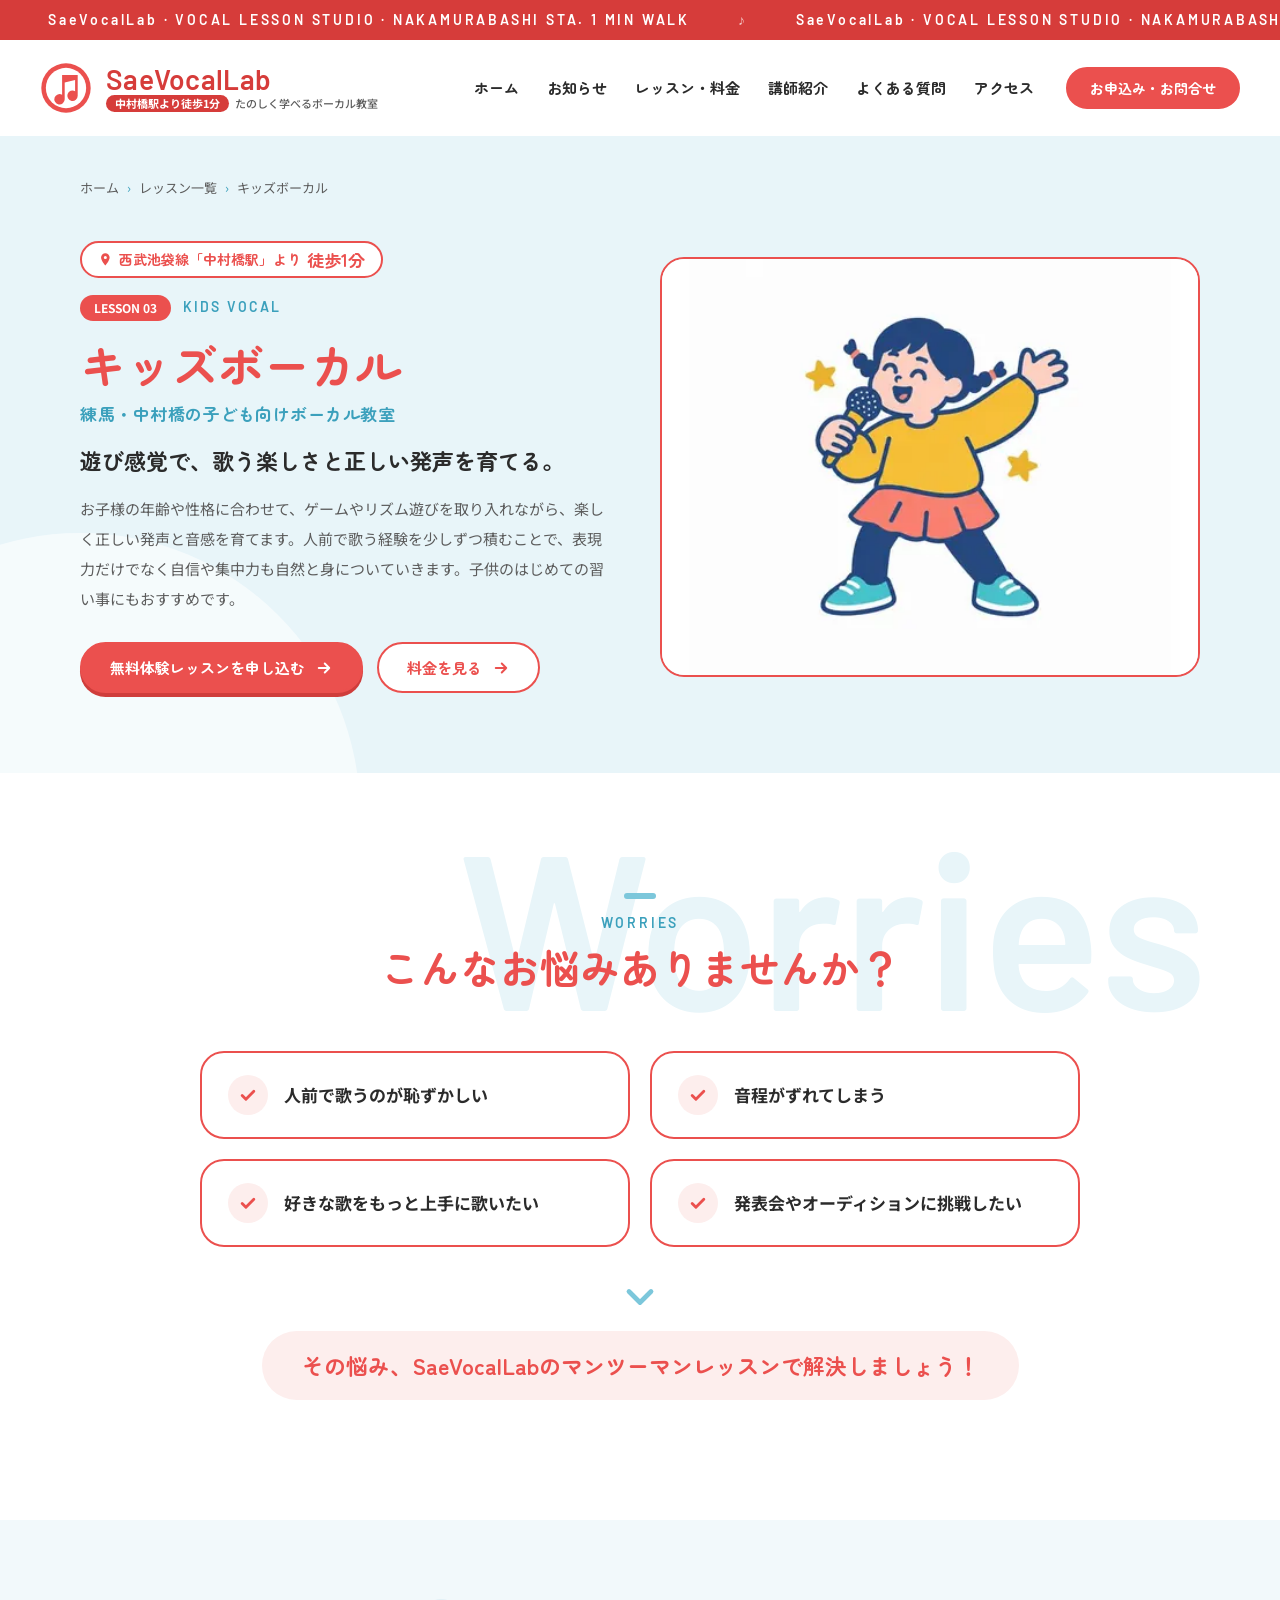
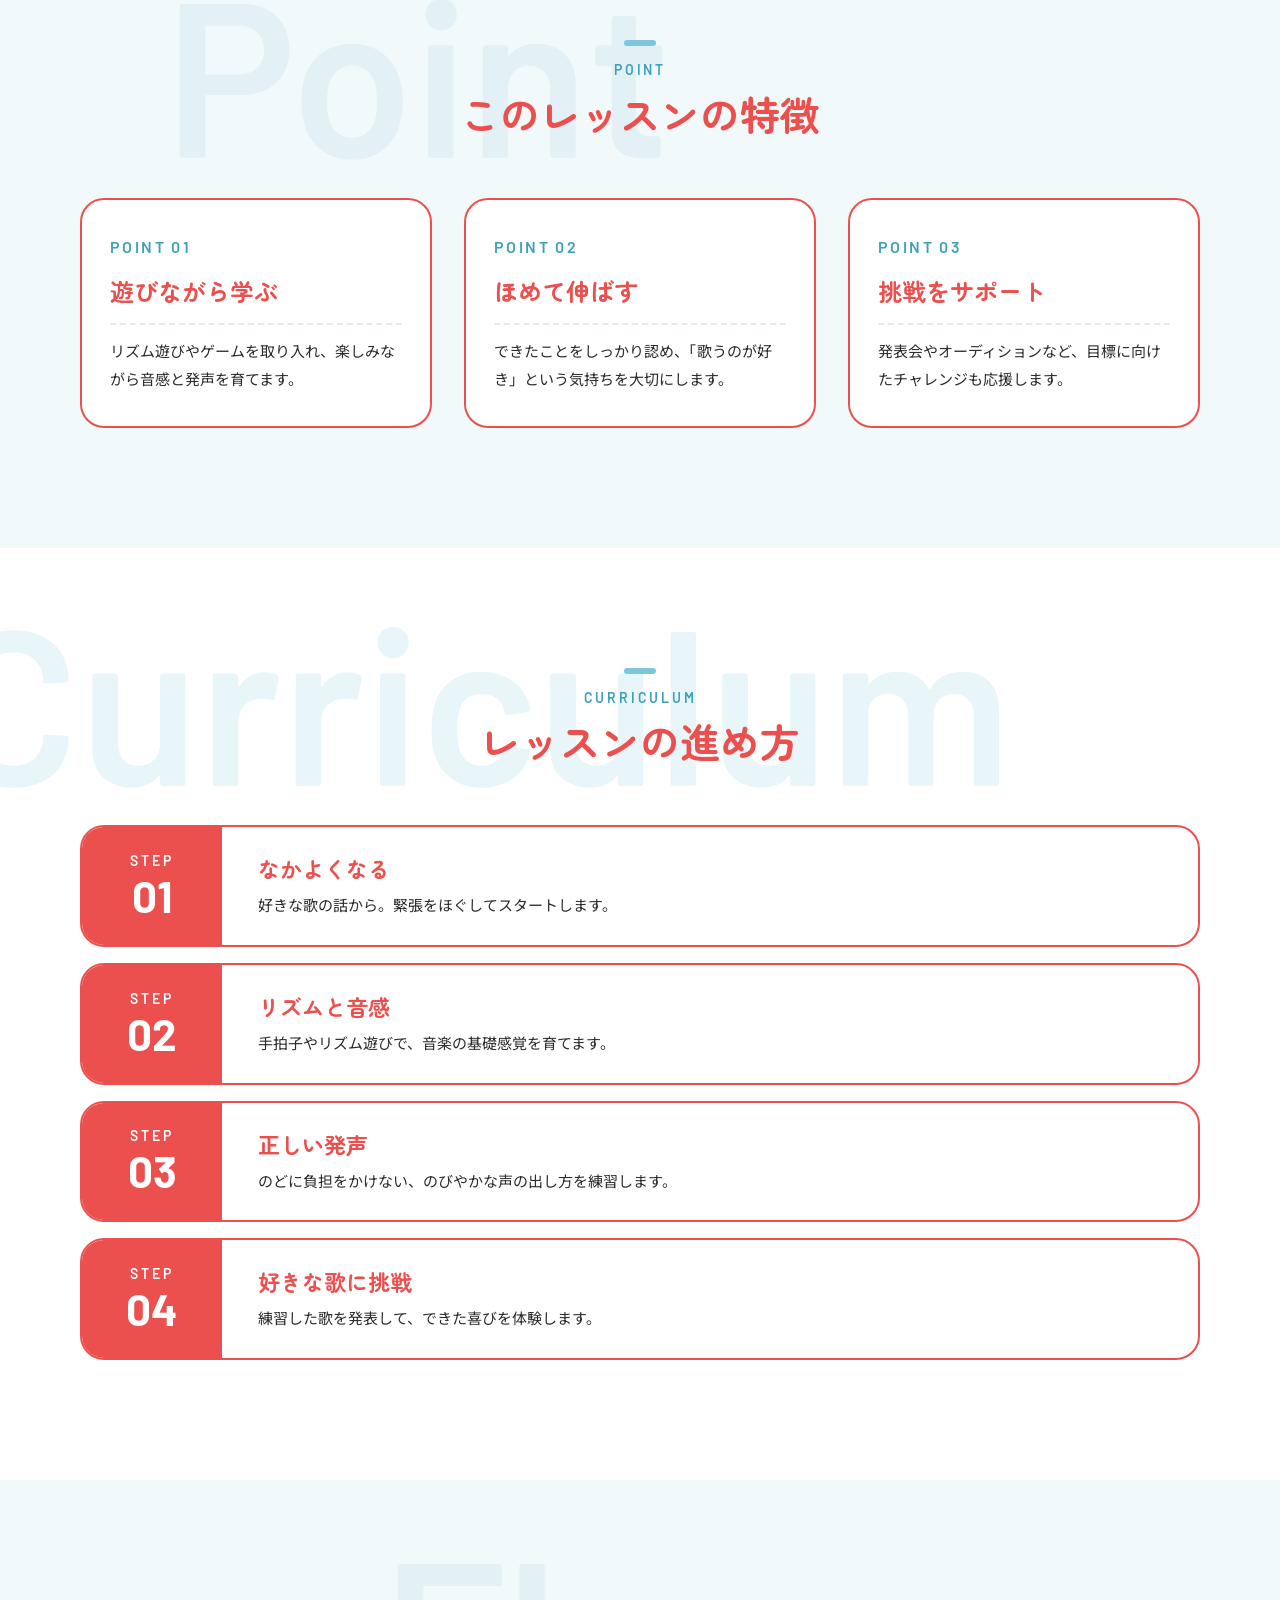
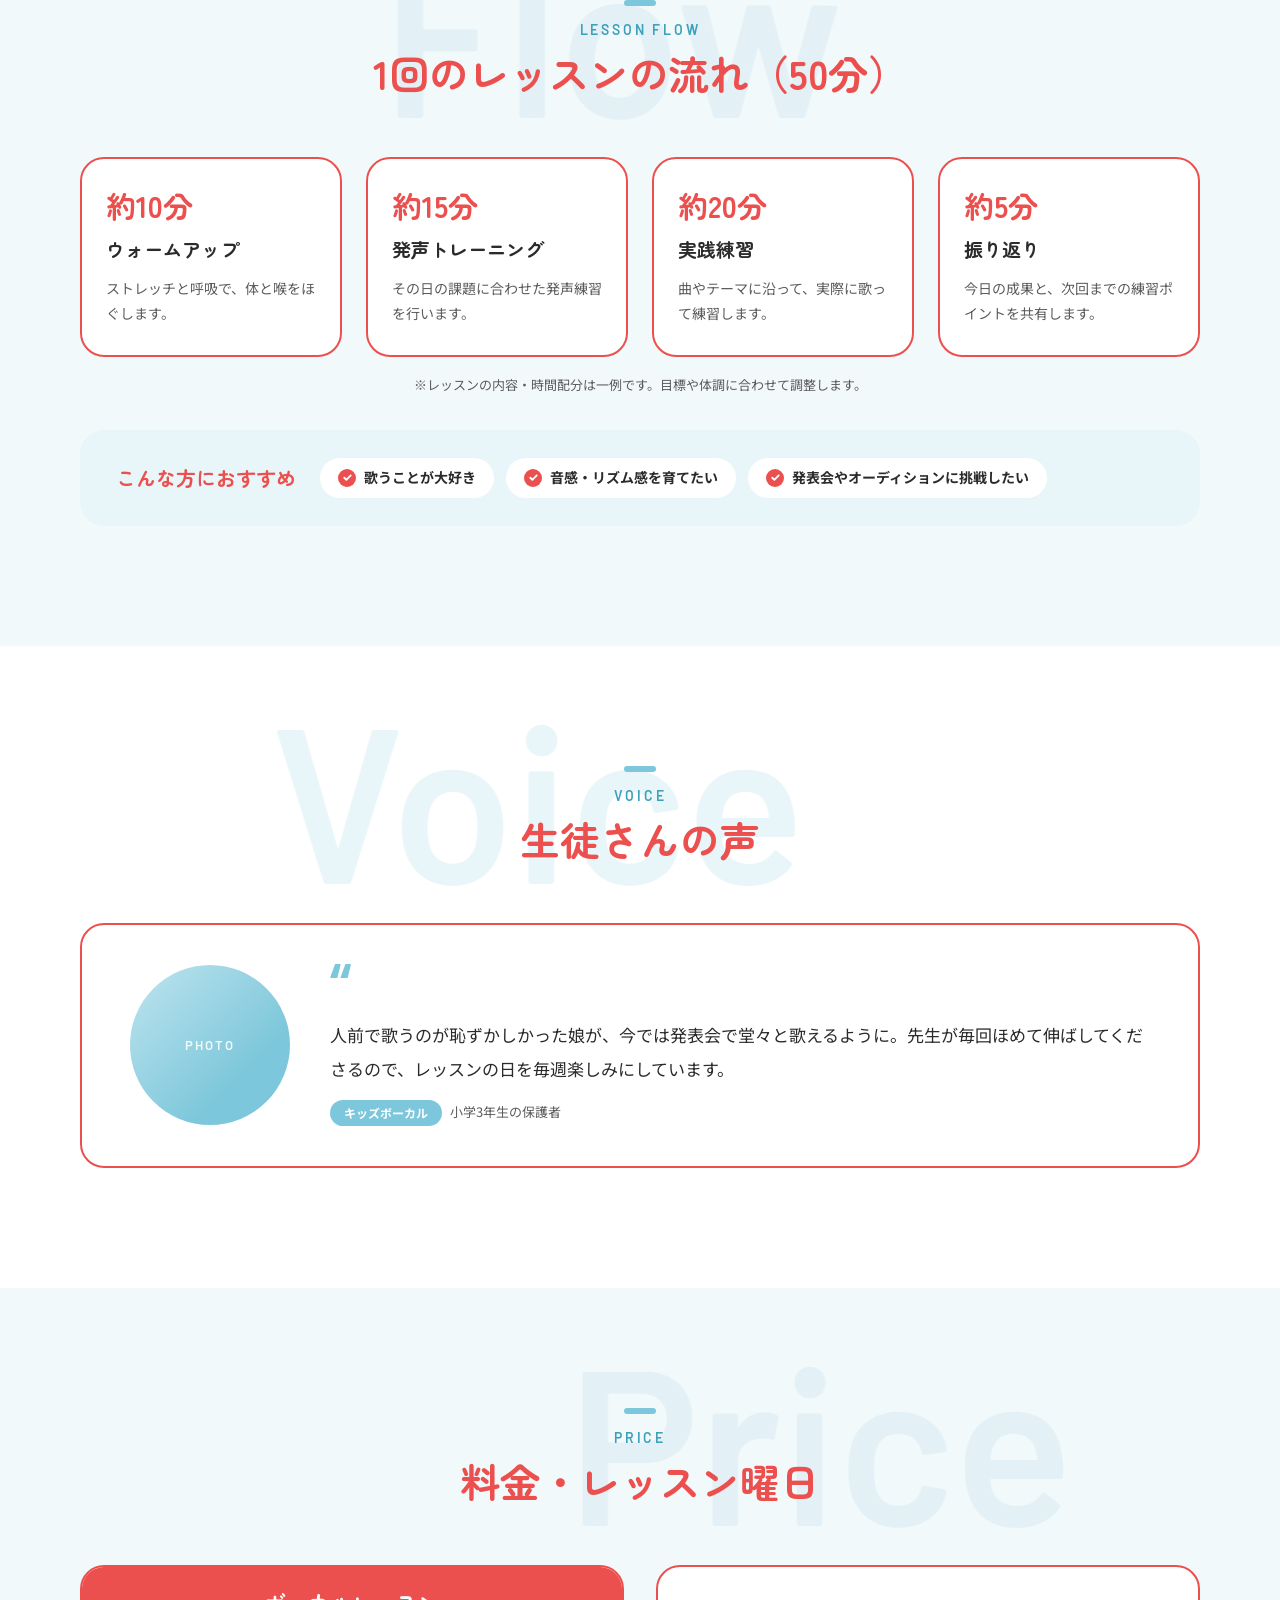
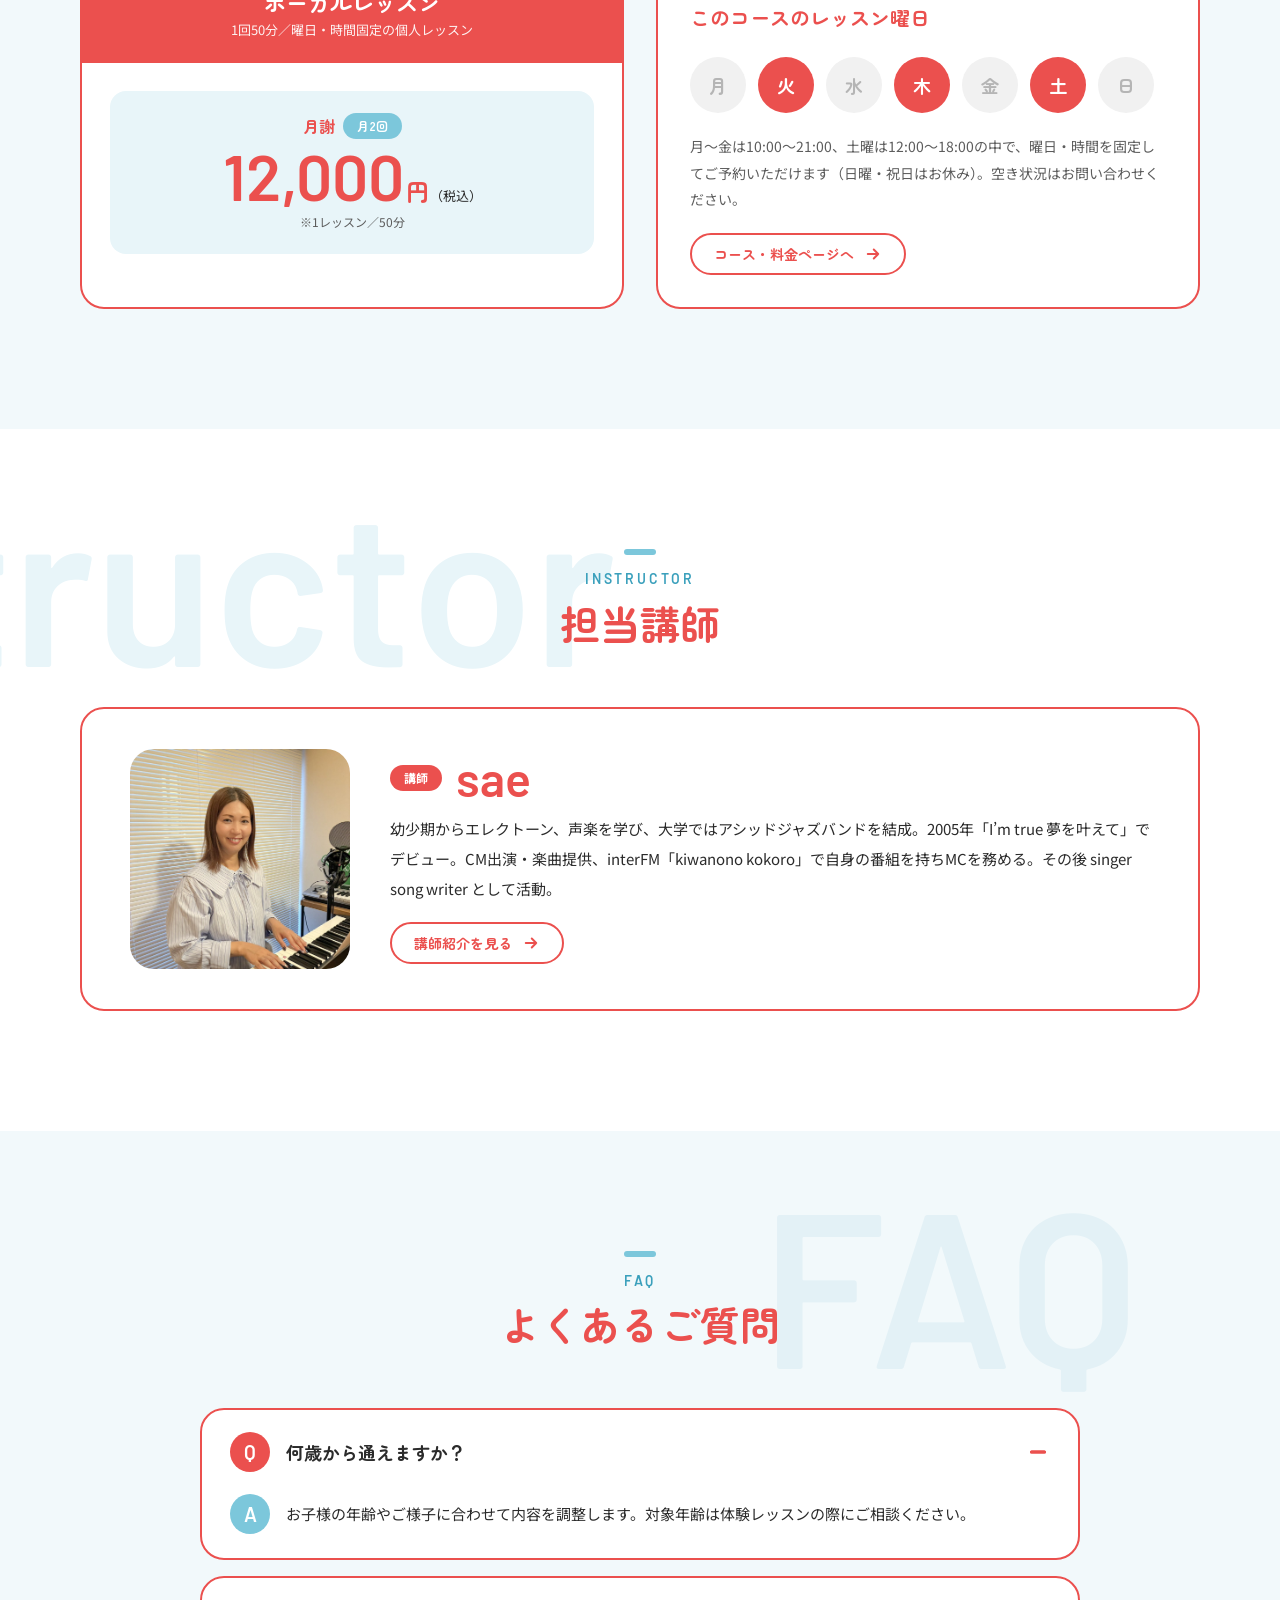
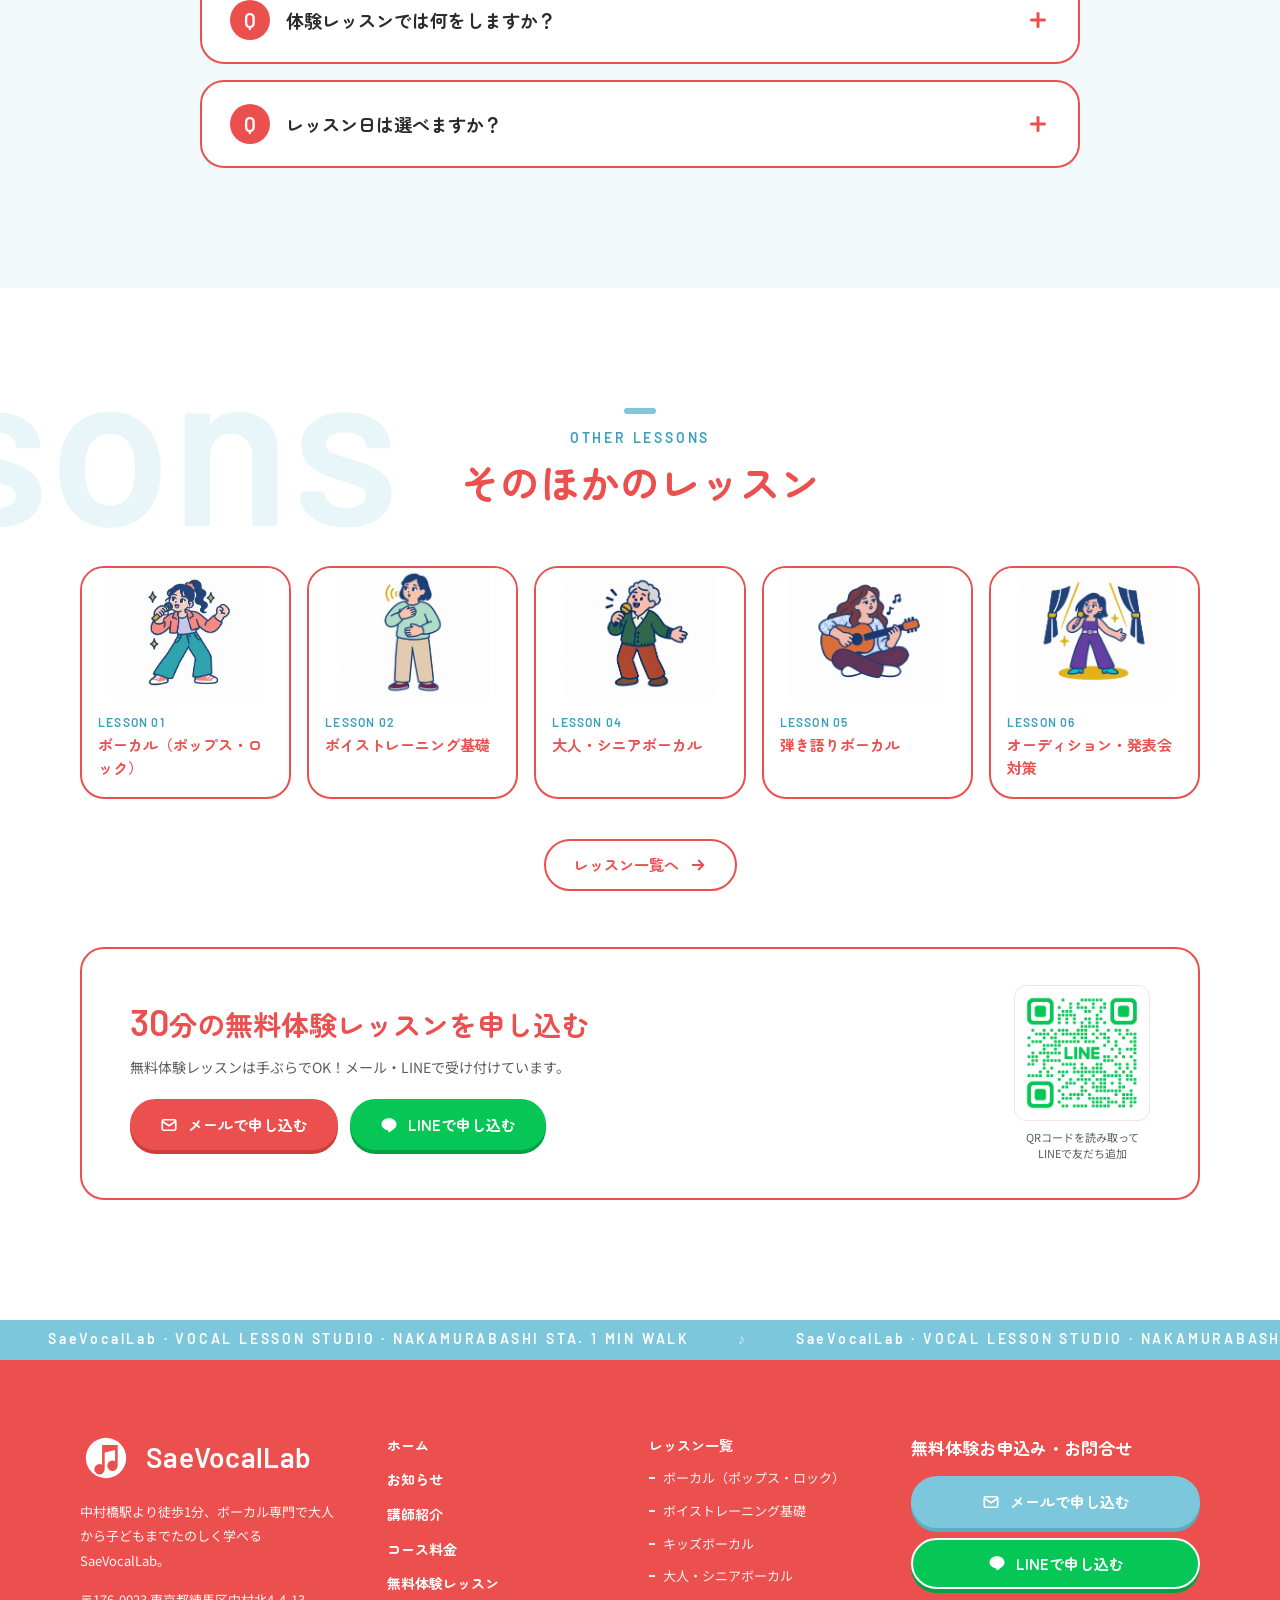
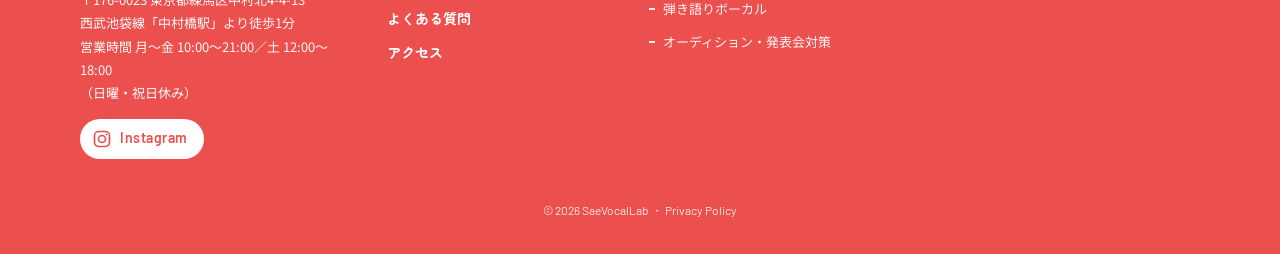
<file: lesson/kids.html>
<!DOCTYPE html>
<html lang="ja">
<head>
<meta charset="UTF-8">
<meta name="viewport" content="width=device-width, initial-scale=1">
<title>練馬・中村橋の子ども向けボーカル教室・歌の習い事｜SaeVocalLab</title>
<meta name="description" content="練馬区・西武池袋線「中村橋駅」徒歩1分のボーカル教室SaeVocalLabの「キッズボーカル」コース。子どもの習い事に、遊び感覚で歌う楽しさと正しい発声を育てる。マンツーマンの個人レッスンで、30分の無料体験レッスン受付中。">
<meta property="og:title" content="練馬・中村橋の子ども向けボーカル教室・歌の習い事｜SaeVocalLab">
<meta property="og:description" content="練馬区・西武池袋線「中村橋駅」徒歩1分のボーカル教室SaeVocalLabの「キッズボーカル」コース。子どもの習い事に、遊び感覚で歌う楽しさと正しい発声を育てる。マンツーマンの個人レッスンで、30分の無料体験レッスン受付中。">
<meta property="og:type" content="website">
<meta name="theme-color" content="#eb504e">
<link rel="icon" href="data:image/svg+xml,%3Csvg xmlns='http://www.w3.org/2000/svg' viewBox='0 0 80 80'%3E%3Ccircle cx='40' cy='40' r='38' fill='%23eb504e'/%3E%3Ccircle cx='40' cy='40' r='31' fill='%23fff'/%3E%3Cpath d='M34 20v30.4a8 8 0 1 0 4 6.9V31.6l16-4V45a8 8 0 1 0 4 6.9V20z' fill='%23eb504e'/%3E%3C/svg%3E">
<link rel="preconnect" href="https://fonts.googleapis.com">
<link rel="preconnect" href="https://fonts.gstatic.com" crossorigin>
<link rel="preload" as="style" href="https://fonts.googleapis.com/css2?family=Barlow:wght@500;600&family=Noto+Sans+JP:wght@400;500;700&family=Zen+Maru+Gothic:wght@500;700&display=swap">
<link href="https://fonts.googleapis.com/css2?family=Barlow:wght@500;600&family=Noto+Sans+JP:wght@400;500;700&family=Zen+Maru+Gothic:wght@500;700&display=swap" rel="stylesheet" media="print" onload="this.media='all'">
<noscript><link href="https://fonts.googleapis.com/css2?family=Barlow:wght@500;600&family=Noto+Sans+JP:wght@400;500;700&family=Zen+Maru+Gothic:wght@500;700&display=swap" rel="stylesheet"></noscript>
<link rel="stylesheet" href="../assets/css/style.css?v=20261111psi">
<!-- SEO:START（tools/seo_build.py が自動生成。直接編集しないでください） -->
<link rel="canonical" href="https://saevocallab.co.jp/lesson/kids.html">
<meta property="og:url" content="https://saevocallab.co.jp/lesson/kids.html">
<meta property="og:image" content="https://saevocallab.co.jp/assets/img/lesson-kids.jpg">
<meta property="og:site_name" content="SaeVocalLab">
<meta property="og:locale" content="ja_JP">
<meta name="twitter:card" content="summary_large_image">
<link rel="apple-touch-icon" href="../assets/img/apple-touch-icon.png">
<script type="application/ld+json">
{
  "@context": "https://schema.org",
  "@graph": [
    {
      "@type": [
        "MusicSchool",
        "LocalBusiness"
      ],
      "@id": "https://saevocallab.co.jp/#school",
      "name": "SaeVocalLab",
      "alternateName": [
        "サエ ボーカル ラボ",
        "サエボーカルラボ"
      ],
      "description": "西武池袋線「中村橋駅」より徒歩1分のボーカル専門教室。子どもの習い事から大人・シニアの趣味まで、マンツーマンの個人レッスン。30分の無料体験レッスン受付中。",
      "url": "https://saevocallab.co.jp/",
      "logo": "https://saevocallab.co.jp/assets/img/logo.png",
      "image": "https://saevocallab.co.jp/assets/img/ogp.jpg",
      "address": {
        "@type": "PostalAddress",
        "postalCode": "176-0023",
        "addressCountry": "JP",
        "addressRegion": "東京都",
        "addressLocality": "練馬区",
        "streetAddress": "中村北4-4-13"
      },
      "geo": {
        "@type": "GeoCoordinates",
        "latitude": 35.735584,
        "longitude": 139.638275
      },
      "hasMap": "https://www.google.com/maps/search/?api=1&query=35.735584%2C139.638275",
      "knowsAbout": [
        "ボーカルレッスン",
        "ボイストレーニング",
        "発声",
        "キッズボーカル",
        "弾き語り",
        "オーディション対策",
        "音楽科受験対策",
        "子どもの習い事",
        "大人の習い事"
      ],
      "hasOfferCatalog": {
        "@type": "OfferCatalog",
        "name": "レッスン一覧",
        "itemListElement": [
          {
            "@type": "Offer",
            "itemOffered": {
              "@id": "https://saevocallab.co.jp/lesson/vocal.html#course"
            }
          },
          {
            "@type": "Offer",
            "itemOffered": {
              "@id": "https://saevocallab.co.jp/lesson/voice-training.html#course"
            }
          },
          {
            "@type": "Offer",
            "itemOffered": {
              "@id": "https://saevocallab.co.jp/lesson/kids.html#course"
            }
          },
          {
            "@type": "Offer",
            "itemOffered": {
              "@id": "https://saevocallab.co.jp/lesson/adult.html#course"
            }
          },
          {
            "@type": "Offer",
            "itemOffered": {
              "@id": "https://saevocallab.co.jp/lesson/sing-play.html#course"
            }
          },
          {
            "@type": "Offer",
            "itemOffered": {
              "@id": "https://saevocallab.co.jp/lesson/audition.html#course"
            }
          }
        ]
      },
      "areaServed": [
        {
          "@type": "AdministrativeArea",
          "name": "練馬区"
        }
      ],
      "openingHoursSpecification": [
        {
          "@type": "OpeningHoursSpecification",
          "dayOfWeek": [
            "Monday",
            "Tuesday",
            "Wednesday",
            "Thursday",
            "Friday"
          ],
          "opens": "10:00",
          "closes": "21:00"
        },
        {
          "@type": "OpeningHoursSpecification",
          "dayOfWeek": [
            "Saturday"
          ],
          "opens": "12:00",
          "closes": "18:00"
        }
      ],
      "makesOffer": {
        "@type": "Offer",
        "name": "ボーカルレッスン 月謝（月2回・1回50分）",
        "priceSpecification": {
          "@type": "UnitPriceSpecification",
          "price": 12000,
          "priceCurrency": "JPY",
          "unitText": "月",
          "valueAddedTaxIncluded": true
        }
      },
      "priceRange": "月謝 12,000円（税込）",
      "email": "ririkaman1113@gmail.com",
      "contactPoint": {
        "@type": "ContactPoint",
        "contactType": "無料体験レッスンのお申し込み・お問い合わせ",
        "availableLanguage": "ja",
        "email": "ririkaman1113@gmail.com",
        "url": "https://lin.ee/gzu6Sca"
      },
      "employee": {
        "@type": "Person",
        "name": "sae",
        "jobTitle": "ボーカル講師"
      }
    },
    {
      "@type": "WebSite",
      "@id": "https://saevocallab.co.jp/#website",
      "url": "https://saevocallab.co.jp/",
      "name": "SaeVocalLab",
      "alternateName": [
        "サエ ボーカル ラボ",
        "サエボーカルラボ"
      ],
      "inLanguage": "ja",
      "publisher": {
        "@id": "https://saevocallab.co.jp/#school"
      }
    },
    {
      "@type": "WebPage",
      "@id": "https://saevocallab.co.jp/lesson/kids.html#webpage",
      "url": "https://saevocallab.co.jp/lesson/kids.html",
      "name": "練馬・中村橋の子ども向けボーカル教室・歌の習い事｜SaeVocalLab",
      "isPartOf": {
        "@id": "https://saevocallab.co.jp/#website"
      },
      "about": {
        "@id": "https://saevocallab.co.jp/#school"
      },
      "inLanguage": "ja",
      "primaryImageOfPage": {
        "@type": "ImageObject",
        "url": "https://saevocallab.co.jp/assets/img/lesson-kids.jpg"
      },
      "description": "練馬区・西武池袋線「中村橋駅」徒歩1分のボーカル教室SaeVocalLabの「キッズボーカル」コース。子どもの習い事に、遊び感覚で歌う楽しさと正しい発声を育てる。マンツーマンの個人レッスンで、30分の無料体験レッスン受付中。",
      "mainEntity": {
        "@id": "https://saevocallab.co.jp/lesson/kids.html#course"
      }
    },
    {
      "@type": "BreadcrumbList",
      "itemListElement": [
        {
          "@type": "ListItem",
          "position": 1,
          "name": "ホーム",
          "item": "https://saevocallab.co.jp/"
        },
        {
          "@type": "ListItem",
          "position": 2,
          "name": "レッスン一覧",
          "item": "https://saevocallab.co.jp/#lesson"
        },
        {
          "@type": "ListItem",
          "position": 3,
          "name": "キッズボーカル",
          "item": "https://saevocallab.co.jp/lesson/kids.html"
        }
      ]
    },
    {
      "@type": "Course",
      "@id": "https://saevocallab.co.jp/lesson/kids.html#course",
      "name": "キッズボーカル練馬・中村橋の子ども向けボーカル教室",
      "description": "遊び感覚で、歌う楽しさと正しい発声を育てる。お子様の年齢や性格に合わせて、ゲームやリズム遊びを取り入れながら、楽しく正しい発声と音感を育てます。人前で歌う経験を少しずつ積むことで、表現力だけでなく自信や集中力も自然と身についていきます。子供のはじめての習い事にもおすすめです。",
      "url": "https://saevocallab.co.jp/lesson/kids.html",
      "image": "https://saevocallab.co.jp/assets/img/lesson-kids.jpg",
      "inLanguage": "ja",
      "provider": {
        "@id": "https://saevocallab.co.jp/#school"
      },
      "educationalLevel": "初心者から経験者まで",
      "about": "キッズボーカルレッスン",
      "hasCourseInstance": {
        "@type": "CourseInstance",
        "courseMode": "onsite",
        "courseWorkload": "PT50M",
        "location": {
          "@type": "Place",
          "name": "SaeVocalLab",
          "address": {
            "@type": "PostalAddress",
            "postalCode": "176-0023",
            "addressCountry": "JP",
            "addressRegion": "東京都",
            "addressLocality": "練馬区",
            "streetAddress": "中村北4-4-13"
          }
        },
        "instructor": {
          "@type": "Person",
          "name": "sae"
        }
      },
      "audience": {
        "@type": "Audience",
        "audienceType": "子ども"
      },
      "offers": {
        "@type": "Offer",
        "category": "月謝",
        "price": 12000,
        "priceCurrency": "JPY",
        "url": "https://saevocallab.co.jp/lesson/kids.html"
      }
    }
  ]
}
</script>
<!-- SEO:END -->
</head>
<body>
<div class="marquee" aria-hidden="true"><div class="marquee__track"><span>SaeVocalLab · VOCAL LESSON STUDIO · NAKAMURABASHI STA. 1 MIN WALK</span><span>SaeVocalLab · VOCAL LESSON STUDIO · NAKAMURABASHI STA. 1 MIN WALK</span><span>SaeVocalLab · VOCAL LESSON STUDIO · NAKAMURABASHI STA. 1 MIN WALK</span><span>SaeVocalLab · VOCAL LESSON STUDIO · NAKAMURABASHI STA. 1 MIN WALK</span><span>SaeVocalLab · VOCAL LESSON STUDIO · NAKAMURABASHI STA. 1 MIN WALK</span><span>SaeVocalLab · VOCAL LESSON STUDIO · NAKAMURABASHI STA. 1 MIN WALK</span><span>SaeVocalLab · VOCAL LESSON STUDIO · NAKAMURABASHI STA. 1 MIN WALK</span><span>SaeVocalLab · VOCAL LESSON STUDIO · NAKAMURABASHI STA. 1 MIN WALK</span></div></div>
<header class="header">
  <div class="header__inner">
    <a class="brand" href="../"><svg class="brand__logo" viewBox="0 0 80 80" aria-hidden="true"><circle cx="40" cy="40" r="38" fill="#eb504e"/><circle cx="40" cy="40" r="31" fill="#fff"/><path d="M34 20v30.4a8 8 0 1 0 4 6.9V31.6l16-4V45a8 8 0 1 0 4 6.9V20z" fill="#eb504e"/></svg><span class="brand__name">SaeVocalLab<span class="brand__tag"><b>中村橋駅より徒歩1分</b>たのしく学べるボーカル教室</span></span></a>
    <nav class="gnav" aria-label="グローバルナビゲーション">
      <ul class="gnav__list"><li><a href="../">ホーム</a></li><li><a href="../#news">お知らせ</a></li><li><a href="../#lesson">レッスン・料金</a></li><li><a href="../#instructor">講師紹介</a></li><li><a href="../#faq">よくある質問</a></li><li><a href="../#access">アクセス</a></li></ul>
      <a class="btn btn--sm" href="../#contact">お申込み・お問合せ</a>
    </nav>
    <button class="menu-btn" type="button" aria-label="メニューを開く" aria-expanded="false" aria-controls="drawer"><span class="menu-btn__bars" aria-hidden="true"></span>Menu</button>
  </div>
</header>
<main>
<section class="page-hero">
  <div class="inner">
    <ol class="breadcrumb"><li><a href="../">ホーム</a></li><li><a href="../#lesson">レッスン一覧</a></li><li aria-current="page">キッズボーカル</li></ol>
    <div class="page-hero__grid">
      <div class="fade">
        <p class="station-chip"><svg class="ic-pin" viewBox="0 0 24 24" fill="currentColor" aria-hidden="true"><path d="M12 2a7 7 0 0 0-7 7c0 5.2 7 13 7 13s7-7.8 7-13a7 7 0 0 0-7-7zm0 9.5A2.5 2.5 0 1 1 12 6.5a2.5 2.5 0 0 1 0 5z"/></svg>西武池袋線「中村橋駅」より<b>徒歩1分</b></p>
        <p class="page-hero__label"><span class="pill pill--primary">LESSON 03</span><span class="en">Kids Vocal</span></p>
        <h1 class="page-hero__title">キッズボーカル<span class="page-hero__title-sub">練馬・中村橋の子ども向けボーカル教室</span></h1>
        <p class="page-hero__lead">遊び感覚で、歌う楽しさと正しい発声を育てる。</p>
        <p class="page-hero__intro">お子様の年齢や性格に合わせて、ゲームやリズム遊びを取り入れながら、楽しく正しい発声と音感を育てます。人前で歌う経験を少しずつ積むことで、表現力だけでなく自信や集中力も自然と身についていきます。子供のはじめての習い事にもおすすめです。</p>
        <div class="page-hero__btns">
          <a class="btn" href="#cta">無料体験レッスンを申し込む<svg class="arrow" viewBox="0 0 24 24" fill="none" stroke="currentColor" stroke-width="2.6" stroke-linecap="round" stroke-linejoin="round" aria-hidden="true"><path d="M5 12h14M13 6l6 6-6 6"/></svg></a>
          <a class="btn btn--ghost" href="#price">料金を見る<svg class="arrow" viewBox="0 0 24 24" fill="none" stroke="currentColor" stroke-width="2.6" stroke-linecap="round" stroke-linejoin="round" aria-hidden="true"><path d="M5 12h14M13 6l6 6-6 6"/></svg></a>
        </div>
      </div>
      <div class="page-hero__photo fade"><picture><source media="(max-width:960px)" type="image/webp" srcset="../assets/img/sp/lesson-kids.webp" width="640" height="360"><img src="../assets/img/lesson-kids.jpg" alt="中村橋のボーカル教室 SaeVocalLab「キッズボーカル」のレッスンイメージ" width="960" height="540" fetchpriority="high"></picture></div>
    </div>
  </div>
</section>

<section class="section">
  <span class="watermark watermark--r" aria-hidden="true">Worries</span>
  <div class="inner">
    <div class="sec-head fade"><span class="sec-head__bar"></span><span class="sec-head__en">Worries</span><h2 class="sec-head__ja">こんなお悩みありませんか？</h2></div>
    <ul class="worry-grid"><li class="card worry fade"><span class="worry__ic"><svg viewBox="0 0 24 24" fill="none" stroke="#eb504e" stroke-width="3.4" stroke-linecap="round" stroke-linejoin="round" aria-hidden="true"><path d="M5 12.5l4.5 4.5L19 7.5"/></svg></span>人前で歌うのが恥ずかしい</li><li class="card worry fade"><span class="worry__ic"><svg viewBox="0 0 24 24" fill="none" stroke="#eb504e" stroke-width="3.4" stroke-linecap="round" stroke-linejoin="round" aria-hidden="true"><path d="M5 12.5l4.5 4.5L19 7.5"/></svg></span>音程がずれてしまう</li><li class="card worry fade"><span class="worry__ic"><svg viewBox="0 0 24 24" fill="none" stroke="#eb504e" stroke-width="3.4" stroke-linecap="round" stroke-linejoin="round" aria-hidden="true"><path d="M5 12.5l4.5 4.5L19 7.5"/></svg></span>好きな歌をもっと上手に歌いたい</li><li class="card worry fade"><span class="worry__ic"><svg viewBox="0 0 24 24" fill="none" stroke="#eb504e" stroke-width="3.4" stroke-linecap="round" stroke-linejoin="round" aria-hidden="true"><path d="M5 12.5l4.5 4.5L19 7.5"/></svg></span>発表会やオーディションに挑戦したい</li></ul>
    <div class="solve fade">
      <svg class="solve__arrow" viewBox="0 0 24 24" fill="none" stroke="currentColor" stroke-width="2.6" stroke-linecap="round" stroke-linejoin="round" aria-hidden="true"><path d="M6 9l6 6 6-6"/></svg>
      <p class="solve__pill">その悩み、SaeVocalLabのマンツーマンレッスンで解決しましょう！</p>
    </div>
  </div>
</section>

<section class="section section--alt">
  <span class="watermark watermark--l" aria-hidden="true">Point</span>
  <div class="inner">
    <div class="sec-head fade"><span class="sec-head__bar"></span><span class="sec-head__en">Point</span><h2 class="sec-head__ja">このレッスンの特徴</h2></div>
    <div class="point-grid"><div class="card point fade"><p class="point__no">POINT 01</p><h3 class="point__ttl">遊びながら学ぶ</h3><p class="point__text">リズム遊びやゲームを取り入れ、楽しみながら音感と発声を育てます。</p></div><div class="card point fade"><p class="point__no">POINT 02</p><h3 class="point__ttl">ほめて伸ばす</h3><p class="point__text">できたことをしっかり認め、「歌うのが好き」という気持ちを大切にします。</p></div><div class="card point fade"><p class="point__no">POINT 03</p><h3 class="point__ttl">挑戦をサポート</h3><p class="point__text">発表会やオーディションなど、目標に向けたチャレンジも応援します。</p></div></div>
  </div>
</section>

<section class="section">
  <span class="watermark watermark--r" aria-hidden="true">Curriculum</span>
  <div class="inner">
    <div class="sec-head fade"><span class="sec-head__bar"></span><span class="sec-head__en">Curriculum</span><h2 class="sec-head__ja">レッスンの進め方</h2></div>
    <ol class="steps"><li class="card step fade"><div class="step__badge"><small>STEP</small><b>01</b></div><div class="step__body"><h3 class="step__ttl">なかよくなる</h3><p class="step__text">好きな歌の話から。緊張をほぐしてスタートします。</p></div></li><li class="card step fade"><div class="step__badge"><small>STEP</small><b>02</b></div><div class="step__body"><h3 class="step__ttl">リズムと音感</h3><p class="step__text">手拍子やリズム遊びで、音楽の基礎感覚を育てます。</p></div></li><li class="card step fade"><div class="step__badge"><small>STEP</small><b>03</b></div><div class="step__body"><h3 class="step__ttl">正しい発声</h3><p class="step__text">のどに負担をかけない、のびやかな声の出し方を練習します。</p></div></li><li class="card step fade"><div class="step__badge"><small>STEP</small><b>04</b></div><div class="step__body"><h3 class="step__ttl">好きな歌に挑戦</h3><p class="step__text">練習した歌を発表して、できた喜びを体験します。</p></div></li></ol>
  </div>
</section>

<section class="section section--alt">
  <span class="watermark watermark--l" aria-hidden="true">Flow</span>
  <div class="inner">
    <div class="sec-head fade"><span class="sec-head__bar"></span><span class="sec-head__en">Lesson Flow</span><h2 class="sec-head__ja">1回のレッスンの流れ（50分）</h2></div>
    <div class="flow-grid"><div class="card flow fade"><p class="flow__min">約10分</p><h3 class="flow__ttl">ウォームアップ</h3><p class="flow__text">ストレッチと呼吸で、体と喉をほぐします。</p></div><div class="card flow fade"><p class="flow__min">約15分</p><h3 class="flow__ttl">発声トレーニング</h3><p class="flow__text">その日の課題に合わせた発声練習を行います。</p></div><div class="card flow fade"><p class="flow__min">約20分</p><h3 class="flow__ttl">実践練習</h3><p class="flow__text">曲やテーマに沿って、実際に歌って練習します。</p></div><div class="card flow fade"><p class="flow__min">約5分</p><h3 class="flow__ttl">振り返り</h3><p class="flow__text">今日の成果と、次回までの練習ポイントを共有します。</p></div></div>
    <p class="note">※レッスンの内容・時間配分は一例です。目標や体調に合わせて調整します。</p>
    <div class="fitbar fade"><p class="fitbar__ttl">こんな方におすすめ</p><ul><li><span class="check"><svg viewBox="0 0 24 24" fill="none" stroke="#fff" stroke-width="4" stroke-linecap="round" stroke-linejoin="round"><path d="M5 12.5l4.5 4.5L19 7.5"/></svg></span>歌うことが大好き</li><li><span class="check"><svg viewBox="0 0 24 24" fill="none" stroke="#fff" stroke-width="4" stroke-linecap="round" stroke-linejoin="round"><path d="M5 12.5l4.5 4.5L19 7.5"/></svg></span>音感・リズム感を育てたい</li><li><span class="check"><svg viewBox="0 0 24 24" fill="none" stroke="#fff" stroke-width="4" stroke-linecap="round" stroke-linejoin="round"><path d="M5 12.5l4.5 4.5L19 7.5"/></svg></span>発表会やオーディションに挑戦したい</li></ul></div>
  </div>
</section>

<section class="section">
  <span class="watermark watermark--r" aria-hidden="true">Voice</span>
  <div class="inner">
    <div class="sec-head fade"><span class="sec-head__bar"></span><span class="sec-head__en">Voice</span><h2 class="sec-head__ja">生徒さんの声</h2></div>
    <figure class="card voice-one fade">
      <div class="ph ph--accent voice-one__ph"><span>PHOTO</span></div>
      <div>
        <span class="voice-card__q" aria-hidden="true">“</span>
        <blockquote class="voice-card__text" style="margin:0 0 14px">人前で歌うのが恥ずかしかった娘が、今では発表会で堂々と歌えるように。先生が毎回ほめて伸ばしてくださるので、レッスンの日を毎週楽しみにしています。</blockquote>
        <figcaption class="voice-card__meta" style="border:0;padding:0"><span class="pill">キッズボーカル</span><span class="voice-card__who">小学3年生の保護者</span></figcaption>
      </div>
    </figure>
  </div>
</section>

<section class="section section--alt" id="price">
  <span class="watermark watermark--l" aria-hidden="true">Price</span>
  <div class="inner">
    <div class="sec-head fade"><span class="sec-head__bar"></span><span class="sec-head__en">Price</span><h2 class="sec-head__ja">料金・レッスン曜日</h2></div>
    <div class="price2">
      <div class="card price-card fade">
  <div class="price-card__band"><h3>ボーカルレッスン</h3><p>1回50分／曜日・時間固定の個人レッスン</p></div>
  <div class="price-card__body">
    
    <div class="price-box">
      <p class="price-box__label">月謝 <span class="pill">月2回</span></p>
      <p class="price-box__amount">12,000<small>円</small><span>（税込）</span></p>
      <p class="price-box__note">※1レッスン／50分</p>
    </div>
    
  </div>
</div>
      <div class="card days-card fade">
        <h3>このコースのレッスン曜日</h3>
        <ul class="days"><li class="" aria-label="月曜日：レッスンなし">月</li><li class="on" aria-label="火曜日：レッスンあり">火</li><li class="" aria-label="水曜日：レッスンなし">水</li><li class="on" aria-label="木曜日：レッスンあり">木</li><li class="" aria-label="金曜日：レッスンなし">金</li><li class="on" aria-label="土曜日：レッスンあり">土</li><li class="" aria-label="日曜日：お休み">日</li></ul>
        <p>月〜金は10:00〜21:00、土曜は12:00〜18:00の中で、曜日・時間を固定してご予約いただけます（日曜・祝日はお休み）。空き状況はお問い合わせください。</p>
        <a class="btn btn--ghost btn--sm" href="../#course">コース・料金ページへ<svg class="arrow" viewBox="0 0 24 24" fill="none" stroke="currentColor" stroke-width="2.6" stroke-linecap="round" stroke-linejoin="round" aria-hidden="true"><path d="M5 12h14M13 6l6 6-6 6"/></svg></a>
      </div>
    </div>
  </div>
</section>

<section class="section">
  <span class="watermark watermark--r" aria-hidden="true">Instructor</span>
  <div class="inner">
    <div class="sec-head fade"><span class="sec-head__bar"></span><span class="sec-head__en">Instructor</span><h2 class="sec-head__ja">担当講師</h2></div>
    <div class="card teacher fade">
      <div class="teacher__ph"><img src="../assets/img/instructor-sae-2610d.jpg" alt="ピアノを弾く講師 sae" width="1000" height="1333" loading="lazy"></div>
      <div class="teacher__body">
        <p class="instructor__name" style="margin:0"><span class="pill pill--primary">講師</span><b>sae</b></p>
        <p>幼少期からエレクトーン、声楽を学び、大学ではアシッドジャズバンドを結成。2005年「I’m true 夢を叶えて」でデビュー。CM出演・楽曲提供、interFM「kiwanono kokoro」で自身の番組を持ちMCを務める。その後 singer song writer として活動。</p>
        <a class="btn btn--ghost btn--sm" href="../#instructor">講師紹介を見る<svg class="arrow" viewBox="0 0 24 24" fill="none" stroke="currentColor" stroke-width="2.6" stroke-linecap="round" stroke-linejoin="round" aria-hidden="true"><path d="M5 12h14M13 6l6 6-6 6"/></svg></a>
      </div>
    </div>
  </div>
</section>

<section class="section section--alt">
  <span class="watermark watermark--l" aria-hidden="true">FAQ</span>
  <div class="inner">
    <div class="sec-head fade"><span class="sec-head__bar"></span><span class="sec-head__en">FAQ</span><h2 class="sec-head__ja">よくあるご質問</h2></div>
    <div class="faq"><div class="card faq__item fade is-open">
  <button class="faq__q" type="button" aria-expanded="true"><span class="faq__mark">Q</span>何歳から通えますか？<span class="faq__toggle" aria-hidden="true"></span></button>
  <div class="faq__a"><div><div class="faq__a-in"><span class="faq__mark faq__mark--a">A</span><p>お子様の年齢やご様子に合わせて内容を調整します。対象年齢は体験レッスンの際にご相談ください。</p></div></div></div>
</div><div class="card faq__item fade">
  <button class="faq__q" type="button" aria-expanded="false"><span class="faq__mark">Q</span>体験レッスンでは何をしますか？<span class="faq__toggle" aria-hidden="true"></span></button>
  <div class="faq__a"><div><div class="faq__a-in"><span class="faq__mark faq__mark--a">A</span><p>30分で、カウンセリングと簡単な発声・歌唱を体験いただけます。手ぶらでお越しください。</p></div></div></div>
</div><div class="card faq__item fade">
  <button class="faq__q" type="button" aria-expanded="false"><span class="faq__mark">Q</span>レッスン日は選べますか？<span class="faq__toggle" aria-hidden="true"></span></button>
  <div class="faq__a"><div><div class="faq__a-in"><span class="faq__mark faq__mark--a">A</span><p>曜日・時間固定の個人レッスンです。月〜金は10:00〜21:00、土曜は12:00〜18:00の中から、ご都合に合わせてお選びいただけます（日曜・祝日はお休み）。</p></div></div></div>
</div></div>
  </div>
</section>

<section class="section">
  <span class="watermark watermark--r" aria-hidden="true">Lessons</span>
  <div class="inner">
    <div class="sec-head fade"><span class="sec-head__bar"></span><span class="sec-head__en">Other Lessons</span><h2 class="sec-head__ja">そのほかのレッスン</h2></div>
    <div class="others"><a class="card mini fade" href="vocal.html"><picture><source media="(max-width:960px)" type="image/webp" srcset="../assets/img/sp/lesson-vocal.webp" width="640" height="360"><img src="../assets/img/lesson-vocal.jpg" alt="" width="960" height="540" loading="lazy"></picture><div class="mini__body"><p class="mini__no">LESSON 01</p><p class="mini__ttl">ボーカル（ポップス・ロック）</p></div></a><a class="card mini fade" href="voice-training.html"><picture><source media="(max-width:960px)" type="image/webp" srcset="../assets/img/sp/lesson-voice-training.webp" width="640" height="360"><img src="../assets/img/lesson-voice-training.jpg" alt="" width="960" height="540" loading="lazy"></picture><div class="mini__body"><p class="mini__no">LESSON 02</p><p class="mini__ttl">ボイストレーニング基礎</p></div></a><a class="card mini fade" href="adult.html"><picture><source media="(max-width:960px)" type="image/webp" srcset="../assets/img/sp/lesson-adult.webp" width="640" height="360"><img src="../assets/img/lesson-adult.jpg" alt="" width="960" height="540" loading="lazy"></picture><div class="mini__body"><p class="mini__no">LESSON 04</p><p class="mini__ttl">大人・シニアボーカル</p></div></a><a class="card mini fade" href="sing-play.html"><picture><source media="(max-width:960px)" type="image/webp" srcset="../assets/img/sp/lesson-sing-play.webp" width="640" height="360"><img src="../assets/img/lesson-sing-play.jpg" alt="" width="960" height="540" loading="lazy"></picture><div class="mini__body"><p class="mini__no">LESSON 05</p><p class="mini__ttl">弾き語りボーカル</p></div></a><a class="card mini fade" href="audition.html"><picture><source media="(max-width:960px)" type="image/webp" srcset="../assets/img/sp/lesson-audition.webp" width="640" height="360"><img src="../assets/img/lesson-audition.jpg" alt="" width="960" height="540" loading="lazy"></picture><div class="mini__body"><p class="mini__no">LESSON 06</p><p class="mini__ttl">オーディション・発表会対策</p></div></a></div>
    <p class="center"><a class="btn btn--ghost" href="../#lesson">レッスン一覧へ<svg class="arrow" viewBox="0 0 24 24" fill="none" stroke="currentColor" stroke-width="2.6" stroke-linecap="round" stroke-linejoin="round" aria-hidden="true"><path d="M5 12h14M13 6l6 6-6 6"/></svg></a></p>
    <div id="cta"><div class="card cta fade">
  <div>
    <p class="cta__ttl"><em>30</em>分の無料体験レッスン<br class="sp-only">を申し込む</p>
    <p class="cta__lead">無料体験レッスンは手ぶらでOK！メール・LINEで受け付けています。</p>
    <div class="cta__btns">
      <a class="btn" href="mailto:ririkaman1113@gmail.com?subject=%E7%84%A1%E6%96%99%E4%BD%93%E9%A8%93%E3%83%AC%E3%83%83%E3%82%B9%E3%83%B3%E3%81%AE%E7%94%B3%E3%81%97%E8%BE%BC%E3%81%BF%EF%BC%88SaeVocalLab%EF%BC%89&amp;body=%E3%81%AF%E3%81%98%E3%82%81%E3%81%BE%E3%81%97%E3%81%A6%E3%80%82sae%20vocal%20LAB%E3%81%AE%E8%AC%9B%E5%B8%ABsae%E3%81%A7%E3%81%99%E3%80%82%0D%0A%E3%81%93%E3%81%AE%E5%BA%A6%E3%81%AF%E3%81%8A%E5%95%8F%E3%81%84%E5%90%88%E3%82%8F%E3%81%9B%E9%A0%82%E3%81%8D%E3%81%BE%E3%81%97%E3%81%A6%E8%AA%A0%E3%81%AB%E3%81%82%E3%82%8A%E3%81%8C%E3%81%A8%E3%81%86%E3%81%94%E3%81%96%E3%81%84%E3%81%BE%E3%81%99%E3%80%82%0D%0A%E5%BD%93%E3%82%B9%E3%82%AF%E3%83%BC%E3%83%AB%E3%81%A7%E3%81%AF%E3%80%8130%E5%88%86%E3%81%AE%E7%84%A1%E6%96%99%E4%BD%93%E9%A8%93%E3%83%AC%E3%83%83%E3%82%B9%E3%83%B3%E3%81%AE%E4%BA%88%E7%B4%84%E3%82%92%E6%89%BF%E3%81%A3%E3%81%A6%E3%81%8A%E3%82%8A%E3%81%BE%E3%81%99%E3%80%82%0D%0A%0D%0A%E4%BB%A5%E4%B8%8B%E3%81%AE%E5%86%85%E5%AE%B9%E3%82%92%E8%A8%98%E5%85%A5%E3%81%AE%E4%B8%8A%E3%81%8A%E9%80%81%E3%82%8A%E3%81%8F%E3%81%A0%E3%81%95%E3%81%84%E3%80%82%0D%0A%0D%0A1.%20%E3%81%8A%E5%90%8D%E5%89%8D%0D%0A2.%20%E3%81%94%E5%B9%B4%E9%BD%A2%0D%0A3.%20%E5%B8%8C%E6%9C%9B%E6%97%A5%E6%99%82%EF%BC%88%E7%AC%AC2%E5%B8%8C%E6%9C%9B%E3%81%BE%E3%81%A7%EF%BC%89%0D%0A%E3%83%BB%E7%AC%AC1%E5%B8%8C%E6%9C%9B%EF%BC%9A%0D%0A%E3%83%BB%E7%AC%AC2%E5%B8%8C%E6%9C%9B%EF%BC%9A%0D%0A%0D%0A%F0%9F%92%A1%20%E3%83%A1%E3%83%83%E3%82%BB%E3%83%BC%E3%82%B8%E7%A2%BA%E8%AA%8D%E5%BE%8C%E3%80%81%E9%A0%86%E6%AC%A1%E6%8B%85%E5%BD%93%E8%80%85%E3%82%88%E3%82%8A%E8%BF%94%E4%BF%A1%E3%81%84%E3%81%9F%E3%81%97%E3%81%BE%E3%81%99%E3%80%82%0D%0A%F0%9F%92%A1%20%E9%80%81%E4%BF%A1%E5%86%85%E5%AE%B9%E3%81%AF%E4%BB%96%E3%81%AE%E3%81%8A%E5%AE%A2%E6%A7%98%E3%81%AB%E3%81%AF%E5%85%AC%E9%96%8B%E3%81%95%E3%82%8C%E3%81%BE%E3%81%9B%E3%82%93%E3%81%AE%E3%81%A7%E3%81%94%E5%AE%89%E5%BF%83%E3%81%8F%E3%81%A0%E3%81%95%E3%81%84%E3%80%82%0D%0A%0D%0A%E3%81%94%E4%B8%8D%E6%98%8E%E3%81%AA%E7%82%B9%E3%81%8C%E3%81%82%E3%82%8C%E3%81%B0%E3%80%81%E3%81%8A%E6%B0%97%E8%BB%BD%E3%81%AB%E3%81%94%E9%80%A3%E7%B5%A1%E3%81%8F%E3%81%A0%E3%81%95%E3%81%84%E3%81%BE%E3%81%9B%E2%99%AA%0D%0A%E3%81%8A%E4%BC%9A%E3%81%84%E3%81%A7%E3%81%8D%E3%82%8B%E3%81%AE%E3%82%92%E6%A5%BD%E3%81%97%E3%81%BF%E3%81%AB%E3%81%97%E3%81%A6%E3%81%8A%E3%82%8A%E3%81%BE%E3%81%99%EF%BC%81%0D%0A%0D%0A%E3%81%A9%E3%81%86%E3%81%9E%E3%82%88%E3%82%8D%E3%81%97%E3%81%8F%E3%81%8A%E9%A1%98%E3%81%84%E8%87%B4%E3%81%97%E3%81%BE%E3%81%99%E3%80%82%0D%0A"><svg viewBox="0 0 24 24" fill="none" stroke="currentColor" stroke-width="2.2" stroke-linejoin="round" aria-hidden="true"><rect x="3" y="5" width="18" height="14" rx="2"/><path d="M3 7l9 6 9-6"/></svg>メールで申し込む</a>
      <a class="btn btn--line" href="https://lin.ee/gzu6Sca" target="_blank" rel="noopener"><svg viewBox="0 0 24 24" fill="currentColor" aria-hidden="true"><path d="M12 3C6.5 3 2 6.6 2 11c0 3.9 3.5 7.2 8.3 7.9.3.1.8.2.9.5.1.3.1.7 0 1l-.1.9c0 .3-.2 1 .9.5s6-3.5 8.2-6.1c1.5-1.6 1.8-3.1 1.8-4.7C22 6.6 17.5 3 12 3z"/></svg>LINEで申し込む</a>
    </div>
  </div>
  <div class="qr qr--img"><img src="../assets/img/line-qr.png" alt="SaeVocalLab LINE公式アカウントの友だち追加用QRコード" width="540" height="540" loading="lazy"><span>QRコードを読み取って<br>LINEで友だち追加</span></div>
</div>
</div>
  </div>
</section>
</main>
<div class="marquee marquee--accent" aria-hidden="true"><div class="marquee__track"><span>SaeVocalLab · VOCAL LESSON STUDIO · NAKAMURABASHI STA. 1 MIN WALK</span><span>SaeVocalLab · VOCAL LESSON STUDIO · NAKAMURABASHI STA. 1 MIN WALK</span><span>SaeVocalLab · VOCAL LESSON STUDIO · NAKAMURABASHI STA. 1 MIN WALK</span><span>SaeVocalLab · VOCAL LESSON STUDIO · NAKAMURABASHI STA. 1 MIN WALK</span><span>SaeVocalLab · VOCAL LESSON STUDIO · NAKAMURABASHI STA. 1 MIN WALK</span><span>SaeVocalLab · VOCAL LESSON STUDIO · NAKAMURABASHI STA. 1 MIN WALK</span><span>SaeVocalLab · VOCAL LESSON STUDIO · NAKAMURABASHI STA. 1 MIN WALK</span><span>SaeVocalLab · VOCAL LESSON STUDIO · NAKAMURABASHI STA. 1 MIN WALK</span></div></div>
<footer class="footer">
  <div class="inner">
    <div class="footer__top">
      <div class="footer__brand">
        <a class="brand" href="../"><svg class="brand__logo" viewBox="0 0 80 80" aria-hidden="true"><circle cx="40" cy="40" r="38" fill="#eb504e"/><circle cx="40" cy="40" r="31" fill="#fff"/><path d="M34 20v30.4a8 8 0 1 0 4 6.9V31.6l16-4V45a8 8 0 1 0 4 6.9V20z" fill="#eb504e"/></svg><span class="brand__name">SaeVocalLab</span></a>
        <p class="footer__desc">中村橋駅より徒歩1分、ボーカル専門で大人から子どもまでたのしく学べる SaeVocalLab。</p>
        <address class="footer__addr">〒176-0023 東京都練馬区中村北4-4-13<br>西武池袋線「中村橋駅」より徒歩1分<br>営業時間 月〜金 10:00〜21:00／土 12:00〜18:00<br>（日曜・祝日休み）</address>
        <div class="sns"><a class="sns__ig" href="#" target="_blank" rel="noopener" aria-label="SaeVocalLab の Instagram"><svg viewBox="0 0 24 24" fill="none" stroke="currentColor" stroke-width="2" aria-hidden="true"><rect x="3" y="3" width="18" height="18" rx="5"/><circle cx="12" cy="12" r="4.2"/><circle cx="17.4" cy="6.6" r="1.1" fill="currentColor" stroke="none"/></svg><span>Instagram</span></a></div>
      </div>
      <ul class="footer__nav">
        <li><a href="../">ホーム</a></li>
        <li><a href="../#news">お知らせ</a></li>
        <li><a href="../#instructor">講師紹介</a></li>
        <li><a href="../#course">コース料金</a></li>
        <li><a href="../#contact">無料体験レッスン</a></li>
        <li><a href="../#faq">よくある質問</a></li>
        <li><a href="../#access">アクセス</a></li>
      </ul>
      <ul class="footer__nav">
        <li><a href="../#lesson">レッスン一覧</a></li>
        <li class="sub"><a href="../lesson/vocal.html">ボーカル（ポップス・ロック）</a></li><li class="sub"><a href="../lesson/voice-training.html">ボイストレーニング基礎</a></li><li class="sub"><a href="../lesson/kids.html">キッズボーカル</a></li><li class="sub"><a href="../lesson/adult.html">大人・シニアボーカル</a></li><li class="sub"><a href="../lesson/sing-play.html">弾き語りボーカル</a></li><li class="sub"><a href="../lesson/audition.html">オーディション・発表会対策</a></li>
      </ul>
      <div class="footer__cta">
        <p class="footer__cta-ttl">無料体験お申込み・お問合せ</p>
        <a class="btn btn--accent" href="mailto:ririkaman1113@gmail.com?subject=%E7%84%A1%E6%96%99%E4%BD%93%E9%A8%93%E3%83%AC%E3%83%83%E3%82%B9%E3%83%B3%E3%81%AE%E7%94%B3%E3%81%97%E8%BE%BC%E3%81%BF%EF%BC%88SaeVocalLab%EF%BC%89&amp;body=%E3%81%AF%E3%81%98%E3%82%81%E3%81%BE%E3%81%97%E3%81%A6%E3%80%82sae%20vocal%20LAB%E3%81%AE%E8%AC%9B%E5%B8%ABsae%E3%81%A7%E3%81%99%E3%80%82%0D%0A%E3%81%93%E3%81%AE%E5%BA%A6%E3%81%AF%E3%81%8A%E5%95%8F%E3%81%84%E5%90%88%E3%82%8F%E3%81%9B%E9%A0%82%E3%81%8D%E3%81%BE%E3%81%97%E3%81%A6%E8%AA%A0%E3%81%AB%E3%81%82%E3%82%8A%E3%81%8C%E3%81%A8%E3%81%86%E3%81%94%E3%81%96%E3%81%84%E3%81%BE%E3%81%99%E3%80%82%0D%0A%E5%BD%93%E3%82%B9%E3%82%AF%E3%83%BC%E3%83%AB%E3%81%A7%E3%81%AF%E3%80%8130%E5%88%86%E3%81%AE%E7%84%A1%E6%96%99%E4%BD%93%E9%A8%93%E3%83%AC%E3%83%83%E3%82%B9%E3%83%B3%E3%81%AE%E4%BA%88%E7%B4%84%E3%82%92%E6%89%BF%E3%81%A3%E3%81%A6%E3%81%8A%E3%82%8A%E3%81%BE%E3%81%99%E3%80%82%0D%0A%0D%0A%E4%BB%A5%E4%B8%8B%E3%81%AE%E5%86%85%E5%AE%B9%E3%82%92%E8%A8%98%E5%85%A5%E3%81%AE%E4%B8%8A%E3%81%8A%E9%80%81%E3%82%8A%E3%81%8F%E3%81%A0%E3%81%95%E3%81%84%E3%80%82%0D%0A%0D%0A1.%20%E3%81%8A%E5%90%8D%E5%89%8D%0D%0A2.%20%E3%81%94%E5%B9%B4%E9%BD%A2%0D%0A3.%20%E5%B8%8C%E6%9C%9B%E6%97%A5%E6%99%82%EF%BC%88%E7%AC%AC2%E5%B8%8C%E6%9C%9B%E3%81%BE%E3%81%A7%EF%BC%89%0D%0A%E3%83%BB%E7%AC%AC1%E5%B8%8C%E6%9C%9B%EF%BC%9A%0D%0A%E3%83%BB%E7%AC%AC2%E5%B8%8C%E6%9C%9B%EF%BC%9A%0D%0A%0D%0A%F0%9F%92%A1%20%E3%83%A1%E3%83%83%E3%82%BB%E3%83%BC%E3%82%B8%E7%A2%BA%E8%AA%8D%E5%BE%8C%E3%80%81%E9%A0%86%E6%AC%A1%E6%8B%85%E5%BD%93%E8%80%85%E3%82%88%E3%82%8A%E8%BF%94%E4%BF%A1%E3%81%84%E3%81%9F%E3%81%97%E3%81%BE%E3%81%99%E3%80%82%0D%0A%F0%9F%92%A1%20%E9%80%81%E4%BF%A1%E5%86%85%E5%AE%B9%E3%81%AF%E4%BB%96%E3%81%AE%E3%81%8A%E5%AE%A2%E6%A7%98%E3%81%AB%E3%81%AF%E5%85%AC%E9%96%8B%E3%81%95%E3%82%8C%E3%81%BE%E3%81%9B%E3%82%93%E3%81%AE%E3%81%A7%E3%81%94%E5%AE%89%E5%BF%83%E3%81%8F%E3%81%A0%E3%81%95%E3%81%84%E3%80%82%0D%0A%0D%0A%E3%81%94%E4%B8%8D%E6%98%8E%E3%81%AA%E7%82%B9%E3%81%8C%E3%81%82%E3%82%8C%E3%81%B0%E3%80%81%E3%81%8A%E6%B0%97%E8%BB%BD%E3%81%AB%E3%81%94%E9%80%A3%E7%B5%A1%E3%81%8F%E3%81%A0%E3%81%95%E3%81%84%E3%81%BE%E3%81%9B%E2%99%AA%0D%0A%E3%81%8A%E4%BC%9A%E3%81%84%E3%81%A7%E3%81%8D%E3%82%8B%E3%81%AE%E3%82%92%E6%A5%BD%E3%81%97%E3%81%BF%E3%81%AB%E3%81%97%E3%81%A6%E3%81%8A%E3%82%8A%E3%81%BE%E3%81%99%EF%BC%81%0D%0A%0D%0A%E3%81%A9%E3%81%86%E3%81%9E%E3%82%88%E3%82%8D%E3%81%97%E3%81%8F%E3%81%8A%E9%A1%98%E3%81%84%E8%87%B4%E3%81%97%E3%81%BE%E3%81%99%E3%80%82%0D%0A"><svg viewBox="0 0 24 24" fill="none" stroke="currentColor" stroke-width="2.2" stroke-linejoin="round" aria-hidden="true"><rect x="3" y="5" width="18" height="14" rx="2"/><path d="M3 7l9 6 9-6"/></svg>メールで申し込む</a>
        <a class="btn btn--line" href="https://lin.ee/gzu6Sca" target="_blank" rel="noopener"><svg viewBox="0 0 24 24" fill="currentColor" aria-hidden="true"><path d="M12 3C6.5 3 2 6.6 2 11c0 3.9 3.5 7.2 8.3 7.9.3.1.8.2.9.5.1.3.1.7 0 1l-.1.9c0 .3-.2 1 .9.5s6-3.5 8.2-6.1c1.5-1.6 1.8-3.1 1.8-4.7C22 6.6 17.5 3 12 3z"/></svg>LINEで申し込む</a>
      </div>
    </div>
    <p class="copy">© 2026 SaeVocalLab ・ <a href="#">Privacy Policy</a></p>
  </div>
</footer>
<div class="sp-bar is-hidden">
  <p class="sp-bar__ttl">＼ 30分の無料体験に申し込む ／</p>
  <div class="sp-bar__btns">
    <a class="b-line" href="https://lin.ee/gzu6Sca" target="_blank" rel="noopener"><svg viewBox="0 0 24 24" fill="currentColor" aria-hidden="true"><path d="M12 3C6.5 3 2 6.6 2 11c0 3.9 3.5 7.2 8.3 7.9.3.1.8.2.9.5.1.3.1.7 0 1l-.1.9c0 .3-.2 1 .9.5s6-3.5 8.2-6.1c1.5-1.6 1.8-3.1 1.8-4.7C22 6.6 17.5 3 12 3z"/></svg>LINE</a>
    <a class="b-mail" href="mailto:ririkaman1113@gmail.com?subject=%E7%84%A1%E6%96%99%E4%BD%93%E9%A8%93%E3%83%AC%E3%83%83%E3%82%B9%E3%83%B3%E3%81%AE%E7%94%B3%E3%81%97%E8%BE%BC%E3%81%BF%EF%BC%88SaeVocalLab%EF%BC%89&amp;body=%E3%81%AF%E3%81%98%E3%82%81%E3%81%BE%E3%81%97%E3%81%A6%E3%80%82sae%20vocal%20LAB%E3%81%AE%E8%AC%9B%E5%B8%ABsae%E3%81%A7%E3%81%99%E3%80%82%0D%0A%E3%81%93%E3%81%AE%E5%BA%A6%E3%81%AF%E3%81%8A%E5%95%8F%E3%81%84%E5%90%88%E3%82%8F%E3%81%9B%E9%A0%82%E3%81%8D%E3%81%BE%E3%81%97%E3%81%A6%E8%AA%A0%E3%81%AB%E3%81%82%E3%82%8A%E3%81%8C%E3%81%A8%E3%81%86%E3%81%94%E3%81%96%E3%81%84%E3%81%BE%E3%81%99%E3%80%82%0D%0A%E5%BD%93%E3%82%B9%E3%82%AF%E3%83%BC%E3%83%AB%E3%81%A7%E3%81%AF%E3%80%8130%E5%88%86%E3%81%AE%E7%84%A1%E6%96%99%E4%BD%93%E9%A8%93%E3%83%AC%E3%83%83%E3%82%B9%E3%83%B3%E3%81%AE%E4%BA%88%E7%B4%84%E3%82%92%E6%89%BF%E3%81%A3%E3%81%A6%E3%81%8A%E3%82%8A%E3%81%BE%E3%81%99%E3%80%82%0D%0A%0D%0A%E4%BB%A5%E4%B8%8B%E3%81%AE%E5%86%85%E5%AE%B9%E3%82%92%E8%A8%98%E5%85%A5%E3%81%AE%E4%B8%8A%E3%81%8A%E9%80%81%E3%82%8A%E3%81%8F%E3%81%A0%E3%81%95%E3%81%84%E3%80%82%0D%0A%0D%0A1.%20%E3%81%8A%E5%90%8D%E5%89%8D%0D%0A2.%20%E3%81%94%E5%B9%B4%E9%BD%A2%0D%0A3.%20%E5%B8%8C%E6%9C%9B%E6%97%A5%E6%99%82%EF%BC%88%E7%AC%AC2%E5%B8%8C%E6%9C%9B%E3%81%BE%E3%81%A7%EF%BC%89%0D%0A%E3%83%BB%E7%AC%AC1%E5%B8%8C%E6%9C%9B%EF%BC%9A%0D%0A%E3%83%BB%E7%AC%AC2%E5%B8%8C%E6%9C%9B%EF%BC%9A%0D%0A%0D%0A%F0%9F%92%A1%20%E3%83%A1%E3%83%83%E3%82%BB%E3%83%BC%E3%82%B8%E7%A2%BA%E8%AA%8D%E5%BE%8C%E3%80%81%E9%A0%86%E6%AC%A1%E6%8B%85%E5%BD%93%E8%80%85%E3%82%88%E3%82%8A%E8%BF%94%E4%BF%A1%E3%81%84%E3%81%9F%E3%81%97%E3%81%BE%E3%81%99%E3%80%82%0D%0A%F0%9F%92%A1%20%E9%80%81%E4%BF%A1%E5%86%85%E5%AE%B9%E3%81%AF%E4%BB%96%E3%81%AE%E3%81%8A%E5%AE%A2%E6%A7%98%E3%81%AB%E3%81%AF%E5%85%AC%E9%96%8B%E3%81%95%E3%82%8C%E3%81%BE%E3%81%9B%E3%82%93%E3%81%AE%E3%81%A7%E3%81%94%E5%AE%89%E5%BF%83%E3%81%8F%E3%81%A0%E3%81%95%E3%81%84%E3%80%82%0D%0A%0D%0A%E3%81%94%E4%B8%8D%E6%98%8E%E3%81%AA%E7%82%B9%E3%81%8C%E3%81%82%E3%82%8C%E3%81%B0%E3%80%81%E3%81%8A%E6%B0%97%E8%BB%BD%E3%81%AB%E3%81%94%E9%80%A3%E7%B5%A1%E3%81%8F%E3%81%A0%E3%81%95%E3%81%84%E3%81%BE%E3%81%9B%E2%99%AA%0D%0A%E3%81%8A%E4%BC%9A%E3%81%84%E3%81%A7%E3%81%8D%E3%82%8B%E3%81%AE%E3%82%92%E6%A5%BD%E3%81%97%E3%81%BF%E3%81%AB%E3%81%97%E3%81%A6%E3%81%8A%E3%82%8A%E3%81%BE%E3%81%99%EF%BC%81%0D%0A%0D%0A%E3%81%A9%E3%81%86%E3%81%9E%E3%82%88%E3%82%8D%E3%81%97%E3%81%8F%E3%81%8A%E9%A1%98%E3%81%84%E8%87%B4%E3%81%97%E3%81%BE%E3%81%99%E3%80%82%0D%0A"><svg viewBox="0 0 24 24" fill="none" stroke="currentColor" stroke-width="2.2" stroke-linejoin="round" aria-hidden="true"><rect x="3" y="5" width="18" height="14" rx="2"/><path d="M3 7l9 6 9-6"/></svg>メール</a>
  </div>
</div>
<div class="drawer" id="drawer" aria-hidden="true">
  <div class="drawer__head">
    <a class="brand" href="../"><svg class="brand__logo" viewBox="0 0 80 80" aria-hidden="true"><circle cx="40" cy="40" r="38" fill="#eb504e"/><circle cx="40" cy="40" r="31" fill="#fff"/><path d="M34 20v30.4a8 8 0 1 0 4 6.9V31.6l16-4V45a8 8 0 1 0 4 6.9V20z" fill="#eb504e"/></svg><span class="brand__name">SaeVocalLab</span></a>
    <button class="drawer__close" type="button" data-close-menu aria-label="メニューを閉じる"><svg viewBox="0 0 24 24" fill="none" stroke="currentColor" stroke-width="3" stroke-linecap="round"><path d="M6 6l12 12M18 6L6 18"/></svg>Close</button>
  </div>
  <ul class="drawer__nav">
    <li><a href="../">ホーム</a></li>
    <li><a href="../#news">お知らせ</a></li>
    <li><a href="../#lesson">レッスン・料金</a><div class="drawer__sub"><a href="../lesson/vocal.html">ボーカル（ポップス・ロック）</a><a href="../lesson/voice-training.html">ボイストレーニング基礎</a><a href="../lesson/kids.html">キッズボーカル</a><a href="../lesson/adult.html">大人・シニアボーカル</a><a href="../lesson/sing-play.html">弾き語りボーカル</a><a href="../lesson/audition.html">オーディション・発表会対策</a><a href="../#course">コース料金</a><a href="../#contact">無料体験レッスン</a></div></li>
    <li><a href="../#instructor">講師紹介</a></li>
    <li><a href="../#faq">よくある質問</a></li>
    <li><a href="../#access">アクセス</a></li>
  </ul>
  <div class="drawer__cta">
    <p class="drawer__cta-ttl">無料体験お申込み・お問合せ</p>
    <p style="font-size:13px;color:var(--sub)">無料体験レッスンは手ぶらでOK！</p>
    <a class="btn" href="mailto:ririkaman1113@gmail.com?subject=%E7%84%A1%E6%96%99%E4%BD%93%E9%A8%93%E3%83%AC%E3%83%83%E3%82%B9%E3%83%B3%E3%81%AE%E7%94%B3%E3%81%97%E8%BE%BC%E3%81%BF%EF%BC%88SaeVocalLab%EF%BC%89&amp;body=%E3%81%AF%E3%81%98%E3%82%81%E3%81%BE%E3%81%97%E3%81%A6%E3%80%82sae%20vocal%20LAB%E3%81%AE%E8%AC%9B%E5%B8%ABsae%E3%81%A7%E3%81%99%E3%80%82%0D%0A%E3%81%93%E3%81%AE%E5%BA%A6%E3%81%AF%E3%81%8A%E5%95%8F%E3%81%84%E5%90%88%E3%82%8F%E3%81%9B%E9%A0%82%E3%81%8D%E3%81%BE%E3%81%97%E3%81%A6%E8%AA%A0%E3%81%AB%E3%81%82%E3%82%8A%E3%81%8C%E3%81%A8%E3%81%86%E3%81%94%E3%81%96%E3%81%84%E3%81%BE%E3%81%99%E3%80%82%0D%0A%E5%BD%93%E3%82%B9%E3%82%AF%E3%83%BC%E3%83%AB%E3%81%A7%E3%81%AF%E3%80%8130%E5%88%86%E3%81%AE%E7%84%A1%E6%96%99%E4%BD%93%E9%A8%93%E3%83%AC%E3%83%83%E3%82%B9%E3%83%B3%E3%81%AE%E4%BA%88%E7%B4%84%E3%82%92%E6%89%BF%E3%81%A3%E3%81%A6%E3%81%8A%E3%82%8A%E3%81%BE%E3%81%99%E3%80%82%0D%0A%0D%0A%E4%BB%A5%E4%B8%8B%E3%81%AE%E5%86%85%E5%AE%B9%E3%82%92%E8%A8%98%E5%85%A5%E3%81%AE%E4%B8%8A%E3%81%8A%E9%80%81%E3%82%8A%E3%81%8F%E3%81%A0%E3%81%95%E3%81%84%E3%80%82%0D%0A%0D%0A1.%20%E3%81%8A%E5%90%8D%E5%89%8D%0D%0A2.%20%E3%81%94%E5%B9%B4%E9%BD%A2%0D%0A3.%20%E5%B8%8C%E6%9C%9B%E6%97%A5%E6%99%82%EF%BC%88%E7%AC%AC2%E5%B8%8C%E6%9C%9B%E3%81%BE%E3%81%A7%EF%BC%89%0D%0A%E3%83%BB%E7%AC%AC1%E5%B8%8C%E6%9C%9B%EF%BC%9A%0D%0A%E3%83%BB%E7%AC%AC2%E5%B8%8C%E6%9C%9B%EF%BC%9A%0D%0A%0D%0A%F0%9F%92%A1%20%E3%83%A1%E3%83%83%E3%82%BB%E3%83%BC%E3%82%B8%E7%A2%BA%E8%AA%8D%E5%BE%8C%E3%80%81%E9%A0%86%E6%AC%A1%E6%8B%85%E5%BD%93%E8%80%85%E3%82%88%E3%82%8A%E8%BF%94%E4%BF%A1%E3%81%84%E3%81%9F%E3%81%97%E3%81%BE%E3%81%99%E3%80%82%0D%0A%F0%9F%92%A1%20%E9%80%81%E4%BF%A1%E5%86%85%E5%AE%B9%E3%81%AF%E4%BB%96%E3%81%AE%E3%81%8A%E5%AE%A2%E6%A7%98%E3%81%AB%E3%81%AF%E5%85%AC%E9%96%8B%E3%81%95%E3%82%8C%E3%81%BE%E3%81%9B%E3%82%93%E3%81%AE%E3%81%A7%E3%81%94%E5%AE%89%E5%BF%83%E3%81%8F%E3%81%A0%E3%81%95%E3%81%84%E3%80%82%0D%0A%0D%0A%E3%81%94%E4%B8%8D%E6%98%8E%E3%81%AA%E7%82%B9%E3%81%8C%E3%81%82%E3%82%8C%E3%81%B0%E3%80%81%E3%81%8A%E6%B0%97%E8%BB%BD%E3%81%AB%E3%81%94%E9%80%A3%E7%B5%A1%E3%81%8F%E3%81%A0%E3%81%95%E3%81%84%E3%81%BE%E3%81%9B%E2%99%AA%0D%0A%E3%81%8A%E4%BC%9A%E3%81%84%E3%81%A7%E3%81%8D%E3%82%8B%E3%81%AE%E3%82%92%E6%A5%BD%E3%81%97%E3%81%BF%E3%81%AB%E3%81%97%E3%81%A6%E3%81%8A%E3%82%8A%E3%81%BE%E3%81%99%EF%BC%81%0D%0A%0D%0A%E3%81%A9%E3%81%86%E3%81%9E%E3%82%88%E3%82%8D%E3%81%97%E3%81%8F%E3%81%8A%E9%A1%98%E3%81%84%E8%87%B4%E3%81%97%E3%81%BE%E3%81%99%E3%80%82%0D%0A"><svg viewBox="0 0 24 24" fill="none" stroke="currentColor" stroke-width="2.2" stroke-linejoin="round" aria-hidden="true"><rect x="3" y="5" width="18" height="14" rx="2"/><path d="M3 7l9 6 9-6"/></svg>メールで申し込む</a>
    <a class="btn btn--line" href="https://lin.ee/gzu6Sca" target="_blank" rel="noopener"><svg viewBox="0 0 24 24" fill="currentColor" aria-hidden="true"><path d="M12 3C6.5 3 2 6.6 2 11c0 3.9 3.5 7.2 8.3 7.9.3.1.8.2.9.5.1.3.1.7 0 1l-.1.9c0 .3-.2 1 .9.5s6-3.5 8.2-6.1c1.5-1.6 1.8-3.1 1.8-4.7C22 6.6 17.5 3 12 3z"/></svg>LINEで申し込む</a>
  </div>
  <div class="sns sns--center"><a class="sns__ig" href="#" target="_blank" rel="noopener" aria-label="SaeVocalLab の Instagram"><svg viewBox="0 0 24 24" fill="none" stroke="currentColor" stroke-width="2" aria-hidden="true"><rect x="3" y="3" width="18" height="18" rx="5"/><circle cx="12" cy="12" r="4.2"/><circle cx="17.4" cy="6.6" r="1.1" fill="currentColor" stroke="none"/></svg><span>Instagram</span></a></div>
</div>
<script src="../assets/js/main.js?v=20261111psi"></script>
</body>
</html>
</file>
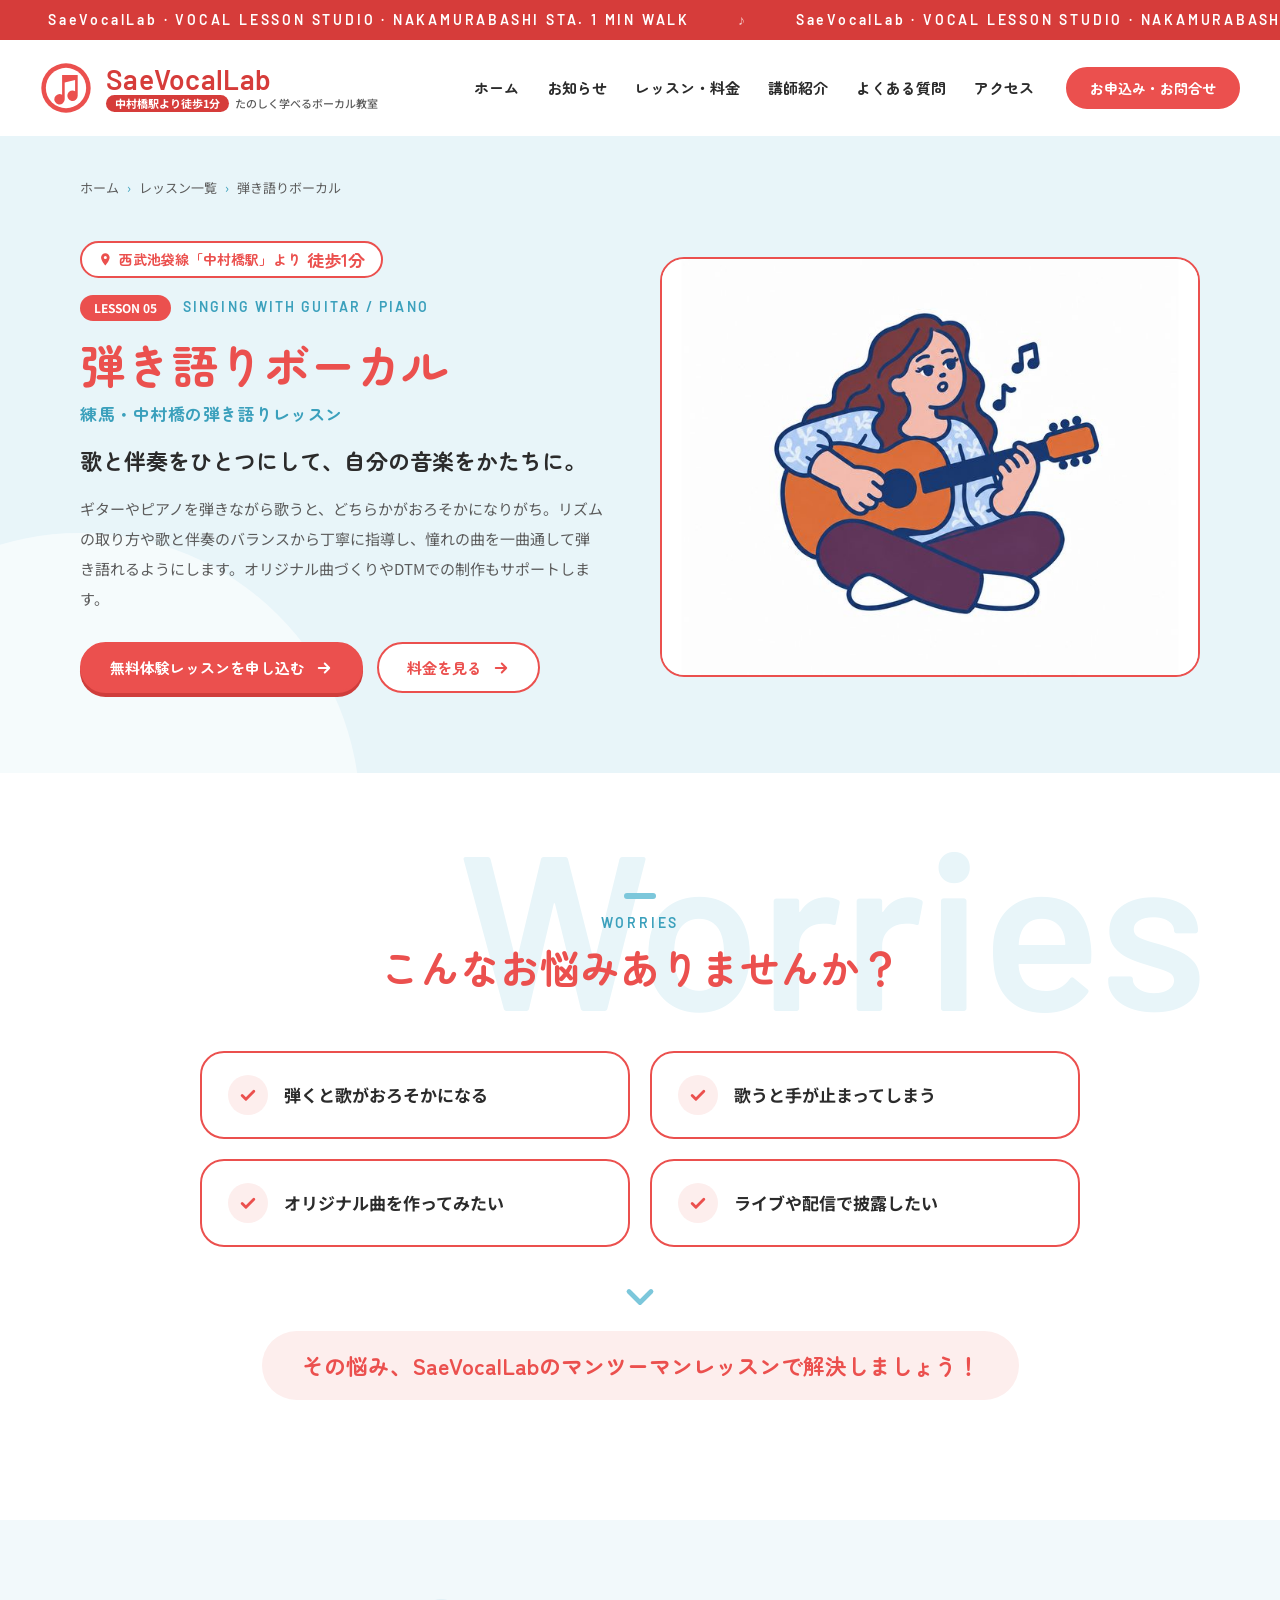
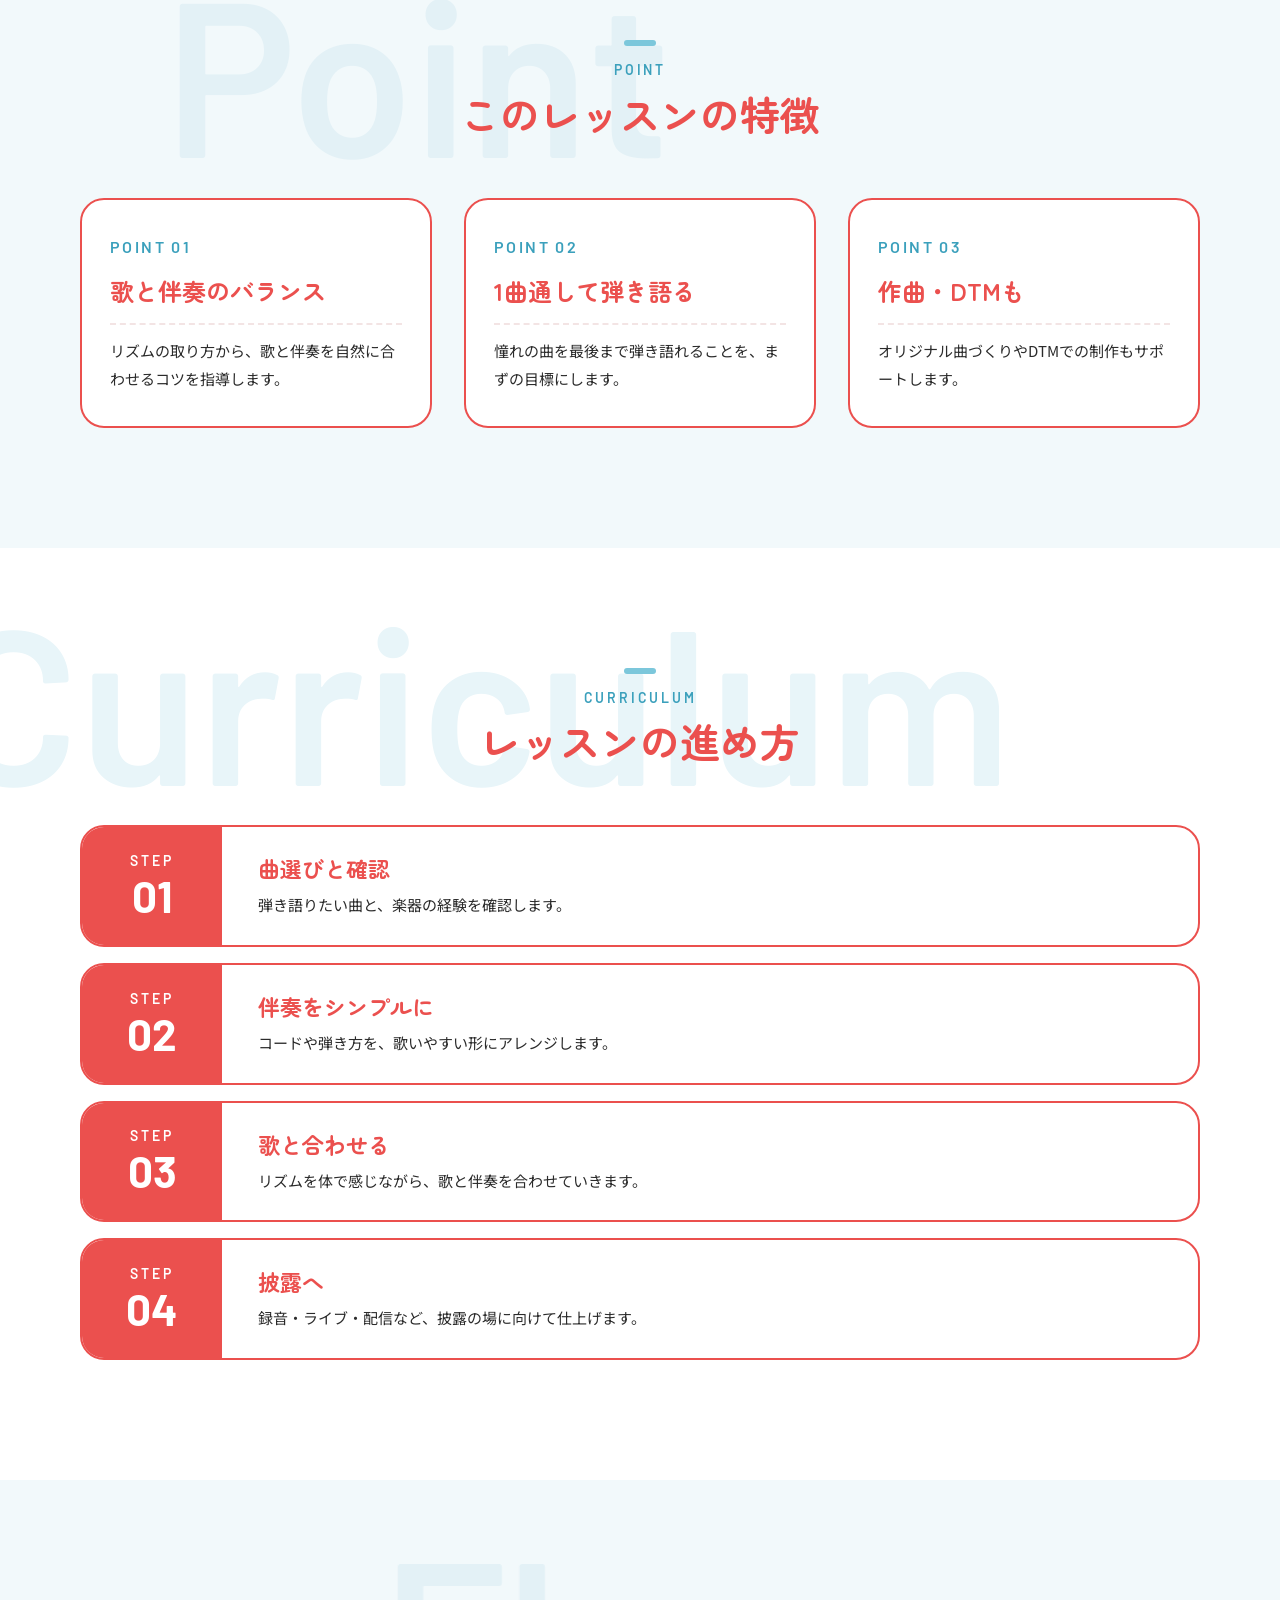
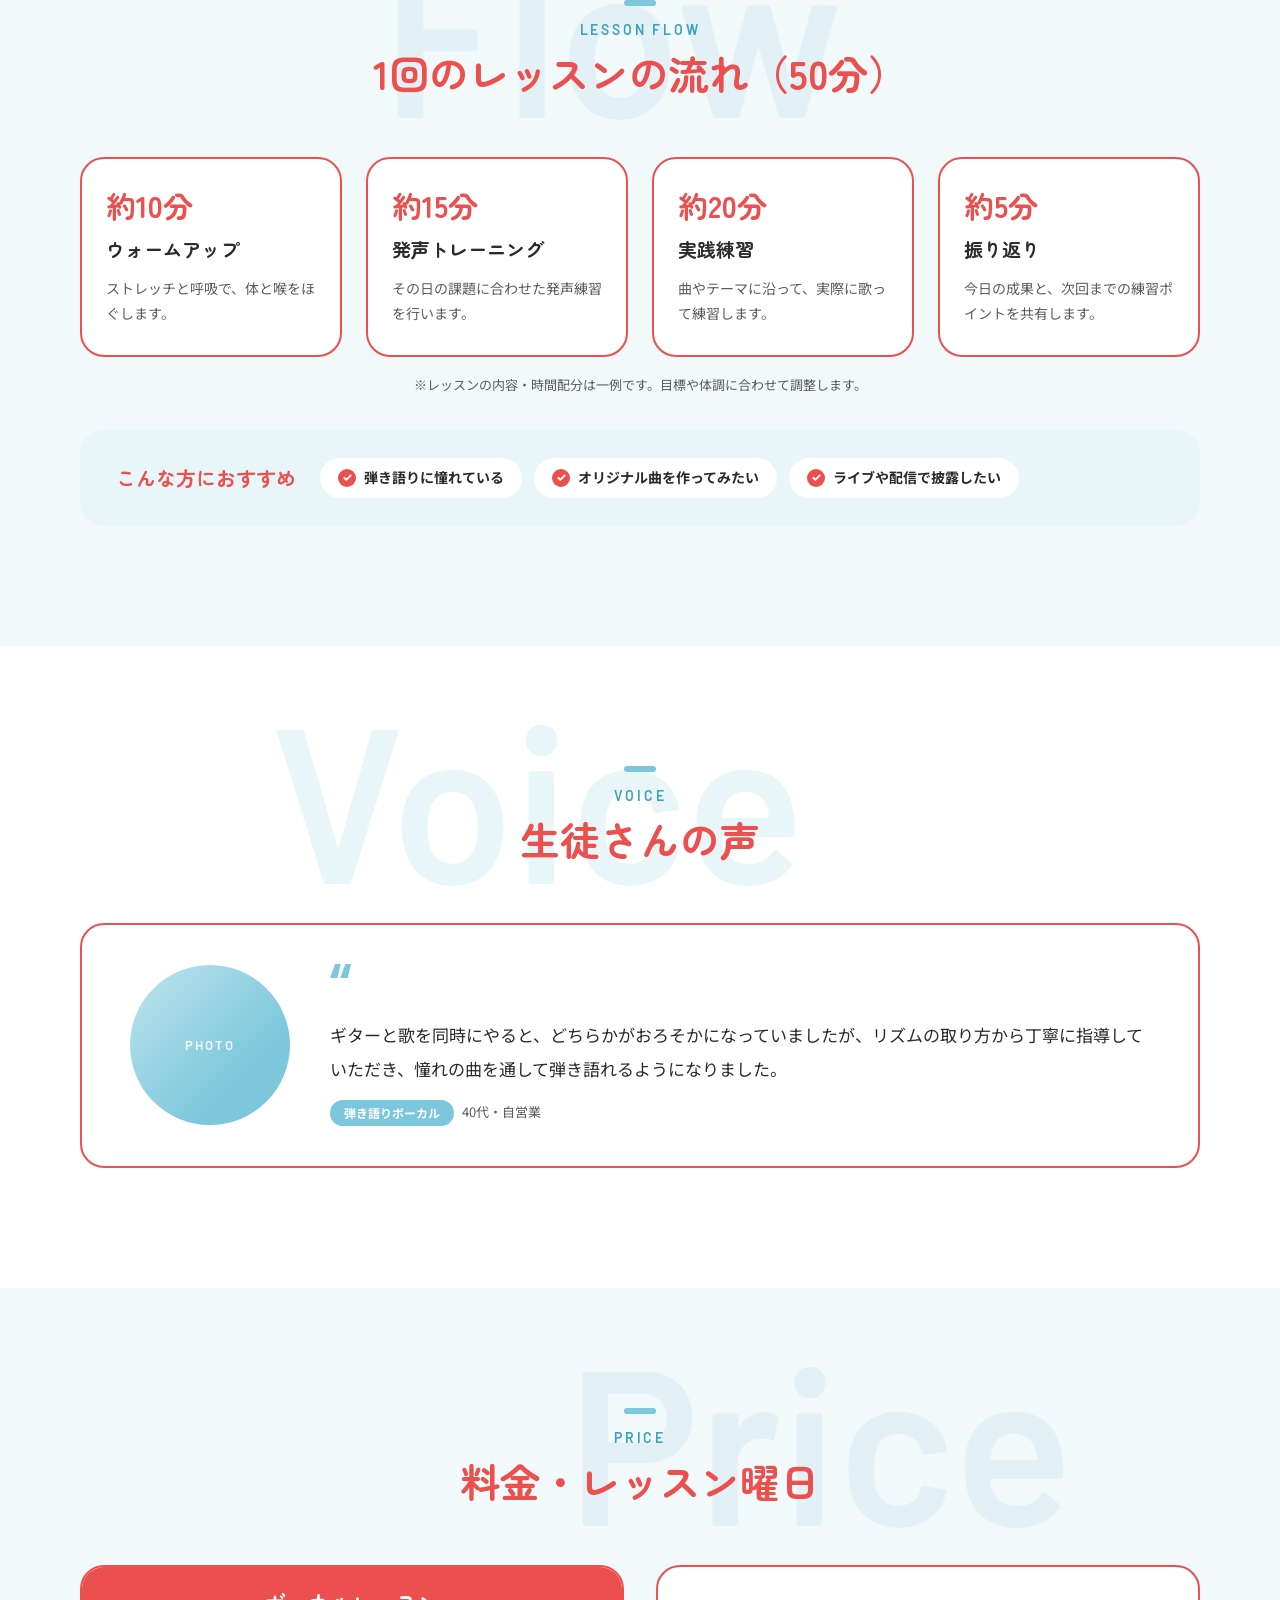
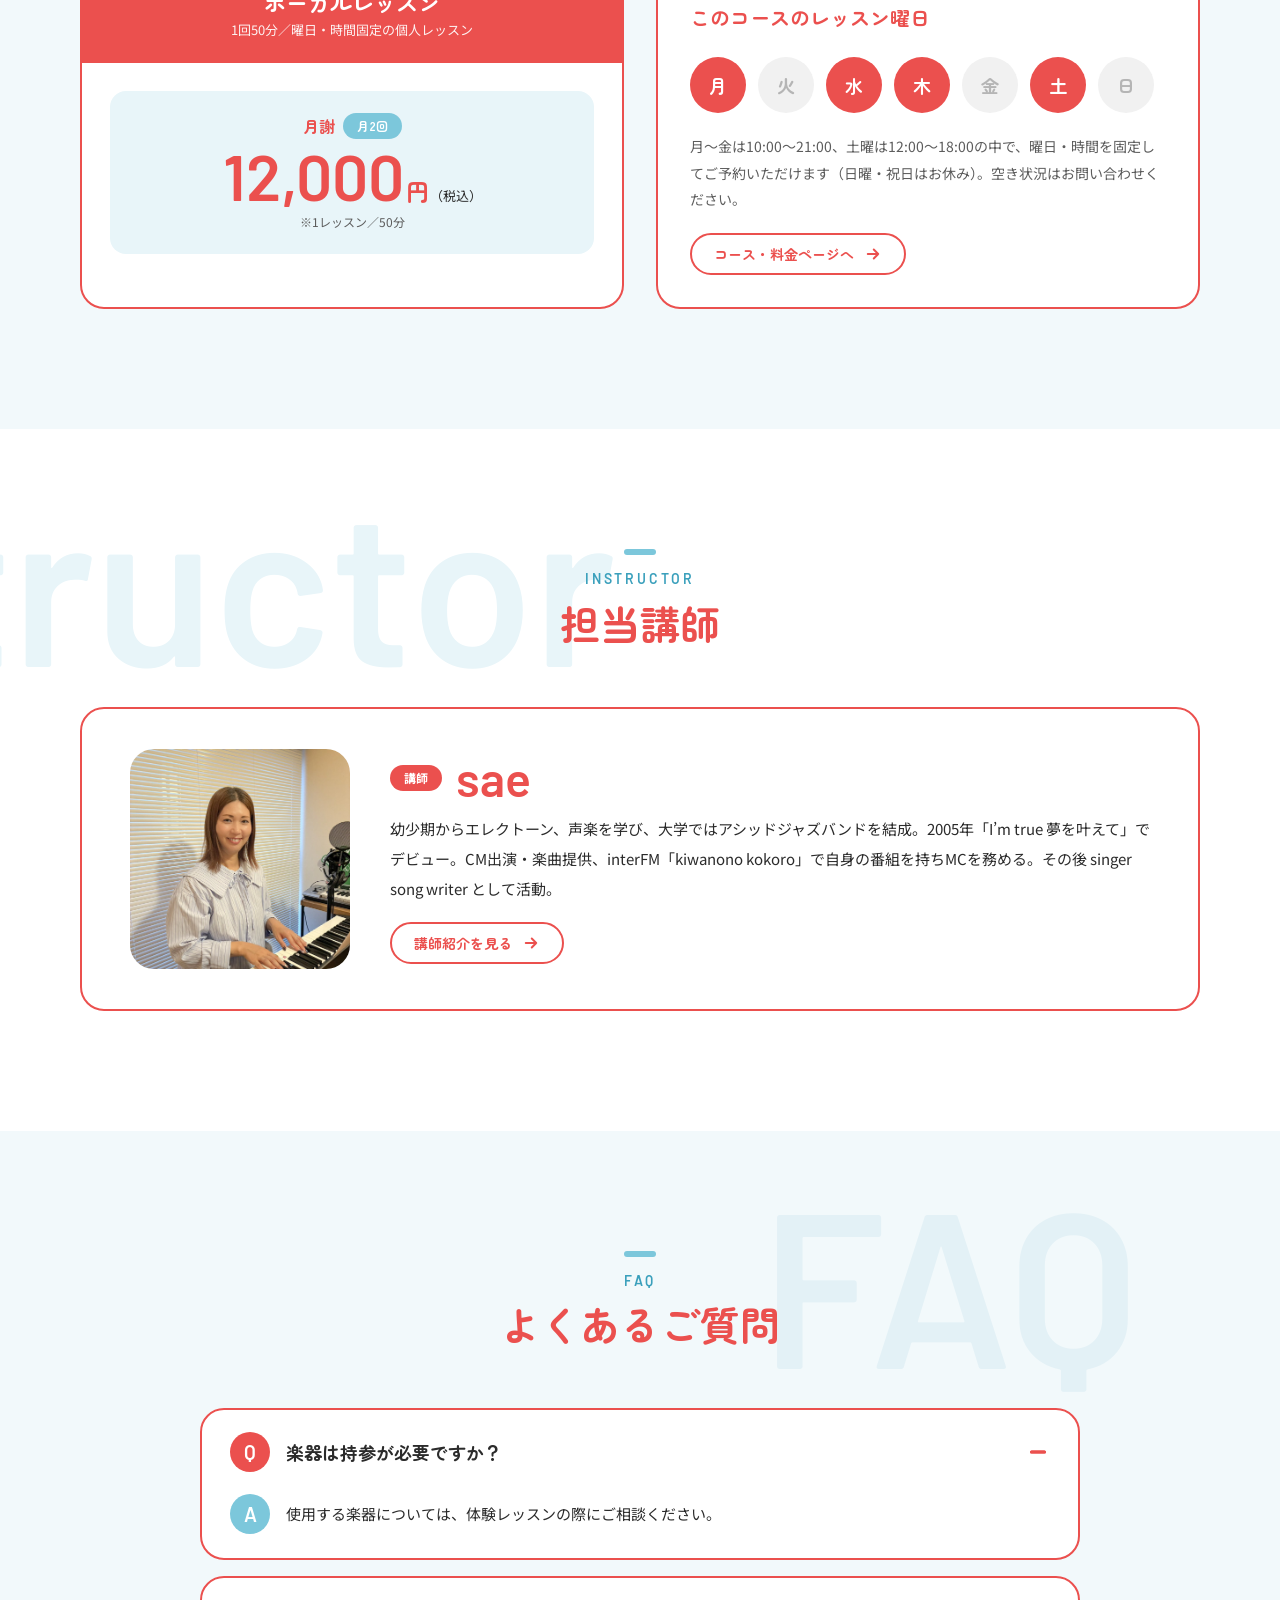
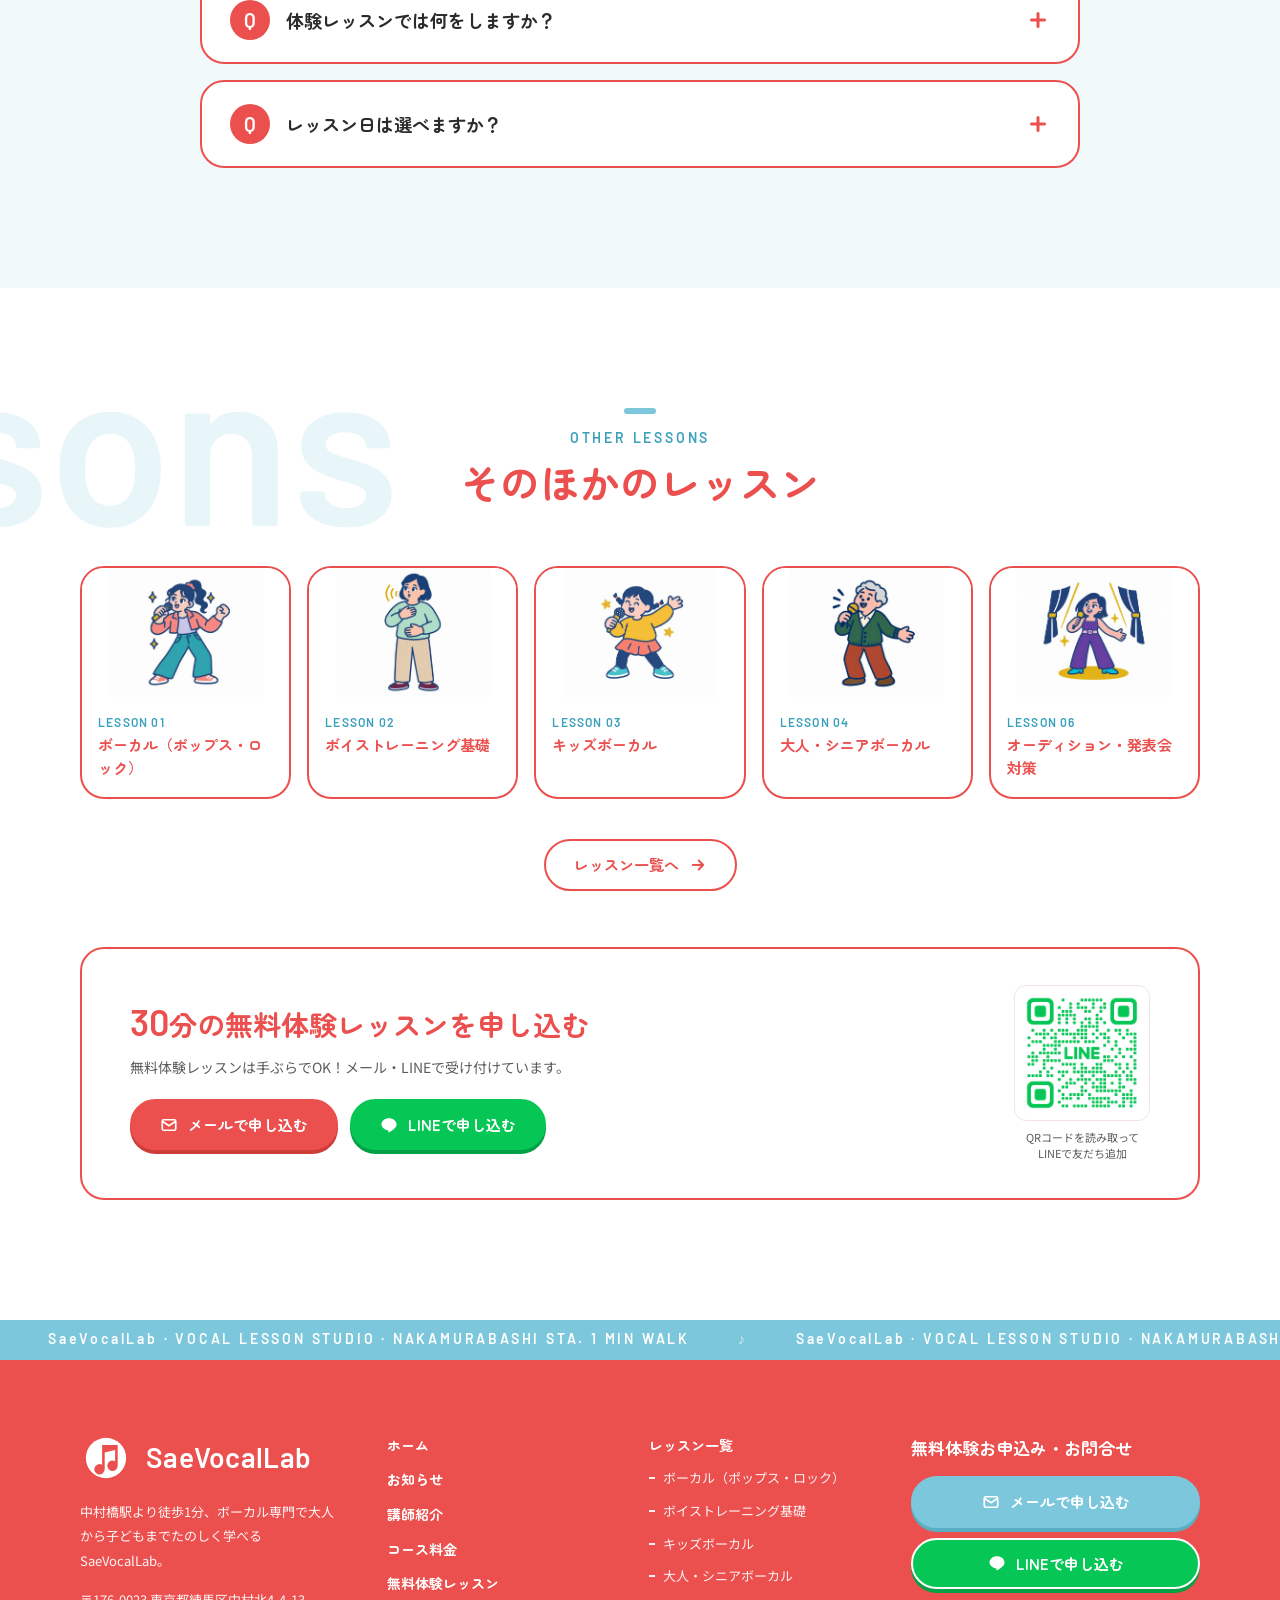
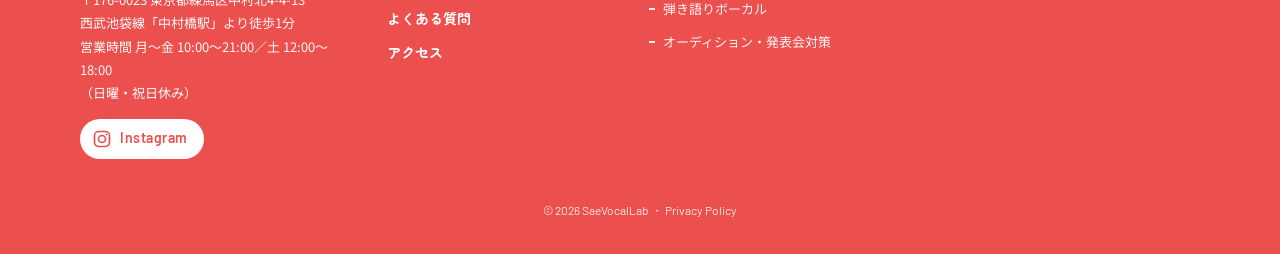
<file: lesson/sing-play.html>
<!DOCTYPE html>
<html lang="ja">
<head>
<meta charset="UTF-8">
<meta name="viewport" content="width=device-width, initial-scale=1">
<title>練馬・中村橋の弾き語りレッスン｜SaeVocalLab</title>
<meta name="description" content="練馬区・西武池袋線「中村橋駅」徒歩1分のボーカル教室SaeVocalLabの「弾き語りボーカル」コース。歌と伴奏をひとつにして、自分の音楽をかたちに。マンツーマンの個人レッスンで、30分の無料体験レッスン受付中。">
<meta property="og:title" content="練馬・中村橋の弾き語りレッスン｜SaeVocalLab">
<meta property="og:description" content="練馬区・西武池袋線「中村橋駅」徒歩1分のボーカル教室SaeVocalLabの「弾き語りボーカル」コース。歌と伴奏をひとつにして、自分の音楽をかたちに。マンツーマンの個人レッスンで、30分の無料体験レッスン受付中。">
<meta property="og:type" content="website">
<meta name="theme-color" content="#eb504e">
<link rel="icon" href="data:image/svg+xml,%3Csvg xmlns='http://www.w3.org/2000/svg' viewBox='0 0 80 80'%3E%3Ccircle cx='40' cy='40' r='38' fill='%23eb504e'/%3E%3Ccircle cx='40' cy='40' r='31' fill='%23fff'/%3E%3Cpath d='M34 20v30.4a8 8 0 1 0 4 6.9V31.6l16-4V45a8 8 0 1 0 4 6.9V20z' fill='%23eb504e'/%3E%3C/svg%3E">
<link rel="preconnect" href="https://fonts.googleapis.com">
<link rel="preconnect" href="https://fonts.gstatic.com" crossorigin>
<link rel="preload" as="style" href="https://fonts.googleapis.com/css2?family=Barlow:wght@500;600&family=Noto+Sans+JP:wght@400;500;700&family=Zen+Maru+Gothic:wght@500;700&display=swap">
<link href="https://fonts.googleapis.com/css2?family=Barlow:wght@500;600&family=Noto+Sans+JP:wght@400;500;700&family=Zen+Maru+Gothic:wght@500;700&display=swap" rel="stylesheet" media="print" onload="this.media='all'">
<noscript><link href="https://fonts.googleapis.com/css2?family=Barlow:wght@500;600&family=Noto+Sans+JP:wght@400;500;700&family=Zen+Maru+Gothic:wght@500;700&display=swap" rel="stylesheet"></noscript>
<link rel="stylesheet" href="../assets/css/style.css?v=20261111psi">
<!-- SEO:START（tools/seo_build.py が自動生成。直接編集しないでください） -->
<link rel="canonical" href="https://saevocallab.co.jp/lesson/sing-play.html">
<meta property="og:url" content="https://saevocallab.co.jp/lesson/sing-play.html">
<meta property="og:image" content="https://saevocallab.co.jp/assets/img/lesson-sing-play.jpg">
<meta property="og:site_name" content="SaeVocalLab">
<meta property="og:locale" content="ja_JP">
<meta name="twitter:card" content="summary_large_image">
<link rel="apple-touch-icon" href="../assets/img/apple-touch-icon.png">
<script type="application/ld+json">
{
  "@context": "https://schema.org",
  "@graph": [
    {
      "@type": [
        "MusicSchool",
        "LocalBusiness"
      ],
      "@id": "https://saevocallab.co.jp/#school",
      "name": "SaeVocalLab",
      "alternateName": [
        "サエ ボーカル ラボ",
        "サエボーカルラボ"
      ],
      "description": "西武池袋線「中村橋駅」より徒歩1分のボーカル専門教室。子どもの習い事から大人・シニアの趣味まで、マンツーマンの個人レッスン。30分の無料体験レッスン受付中。",
      "url": "https://saevocallab.co.jp/",
      "logo": "https://saevocallab.co.jp/assets/img/logo.png",
      "image": "https://saevocallab.co.jp/assets/img/ogp.jpg",
      "address": {
        "@type": "PostalAddress",
        "postalCode": "176-0023",
        "addressCountry": "JP",
        "addressRegion": "東京都",
        "addressLocality": "練馬区",
        "streetAddress": "中村北4-4-13"
      },
      "geo": {
        "@type": "GeoCoordinates",
        "latitude": 35.735584,
        "longitude": 139.638275
      },
      "hasMap": "https://www.google.com/maps/search/?api=1&query=35.735584%2C139.638275",
      "knowsAbout": [
        "ボーカルレッスン",
        "ボイストレーニング",
        "発声",
        "キッズボーカル",
        "弾き語り",
        "オーディション対策",
        "音楽科受験対策",
        "子どもの習い事",
        "大人の習い事"
      ],
      "hasOfferCatalog": {
        "@type": "OfferCatalog",
        "name": "レッスン一覧",
        "itemListElement": [
          {
            "@type": "Offer",
            "itemOffered": {
              "@id": "https://saevocallab.co.jp/lesson/vocal.html#course"
            }
          },
          {
            "@type": "Offer",
            "itemOffered": {
              "@id": "https://saevocallab.co.jp/lesson/voice-training.html#course"
            }
          },
          {
            "@type": "Offer",
            "itemOffered": {
              "@id": "https://saevocallab.co.jp/lesson/kids.html#course"
            }
          },
          {
            "@type": "Offer",
            "itemOffered": {
              "@id": "https://saevocallab.co.jp/lesson/adult.html#course"
            }
          },
          {
            "@type": "Offer",
            "itemOffered": {
              "@id": "https://saevocallab.co.jp/lesson/sing-play.html#course"
            }
          },
          {
            "@type": "Offer",
            "itemOffered": {
              "@id": "https://saevocallab.co.jp/lesson/audition.html#course"
            }
          }
        ]
      },
      "areaServed": [
        {
          "@type": "AdministrativeArea",
          "name": "練馬区"
        }
      ],
      "openingHoursSpecification": [
        {
          "@type": "OpeningHoursSpecification",
          "dayOfWeek": [
            "Monday",
            "Tuesday",
            "Wednesday",
            "Thursday",
            "Friday"
          ],
          "opens": "10:00",
          "closes": "21:00"
        },
        {
          "@type": "OpeningHoursSpecification",
          "dayOfWeek": [
            "Saturday"
          ],
          "opens": "12:00",
          "closes": "18:00"
        }
      ],
      "makesOffer": {
        "@type": "Offer",
        "name": "ボーカルレッスン 月謝（月2回・1回50分）",
        "priceSpecification": {
          "@type": "UnitPriceSpecification",
          "price": 12000,
          "priceCurrency": "JPY",
          "unitText": "月",
          "valueAddedTaxIncluded": true
        }
      },
      "priceRange": "月謝 12,000円（税込）",
      "email": "ririkaman1113@gmail.com",
      "contactPoint": {
        "@type": "ContactPoint",
        "contactType": "無料体験レッスンのお申し込み・お問い合わせ",
        "availableLanguage": "ja",
        "email": "ririkaman1113@gmail.com",
        "url": "https://lin.ee/gzu6Sca"
      },
      "employee": {
        "@type": "Person",
        "name": "sae",
        "jobTitle": "ボーカル講師"
      }
    },
    {
      "@type": "WebSite",
      "@id": "https://saevocallab.co.jp/#website",
      "url": "https://saevocallab.co.jp/",
      "name": "SaeVocalLab",
      "alternateName": [
        "サエ ボーカル ラボ",
        "サエボーカルラボ"
      ],
      "inLanguage": "ja",
      "publisher": {
        "@id": "https://saevocallab.co.jp/#school"
      }
    },
    {
      "@type": "WebPage",
      "@id": "https://saevocallab.co.jp/lesson/sing-play.html#webpage",
      "url": "https://saevocallab.co.jp/lesson/sing-play.html",
      "name": "練馬・中村橋の弾き語りレッスン｜SaeVocalLab",
      "isPartOf": {
        "@id": "https://saevocallab.co.jp/#website"
      },
      "about": {
        "@id": "https://saevocallab.co.jp/#school"
      },
      "inLanguage": "ja",
      "primaryImageOfPage": {
        "@type": "ImageObject",
        "url": "https://saevocallab.co.jp/assets/img/lesson-sing-play.jpg"
      },
      "description": "練馬区・西武池袋線「中村橋駅」徒歩1分のボーカル教室SaeVocalLabの「弾き語りボーカル」コース。歌と伴奏をひとつにして、自分の音楽をかたちに。マンツーマンの個人レッスンで、30分の無料体験レッスン受付中。",
      "mainEntity": {
        "@id": "https://saevocallab.co.jp/lesson/sing-play.html#course"
      }
    },
    {
      "@type": "BreadcrumbList",
      "itemListElement": [
        {
          "@type": "ListItem",
          "position": 1,
          "name": "ホーム",
          "item": "https://saevocallab.co.jp/"
        },
        {
          "@type": "ListItem",
          "position": 2,
          "name": "レッスン一覧",
          "item": "https://saevocallab.co.jp/#lesson"
        },
        {
          "@type": "ListItem",
          "position": 3,
          "name": "弾き語りボーカル",
          "item": "https://saevocallab.co.jp/lesson/sing-play.html"
        }
      ]
    },
    {
      "@type": "Course",
      "@id": "https://saevocallab.co.jp/lesson/sing-play.html#course",
      "name": "弾き語りボーカル練馬・中村橋の弾き語りレッスン",
      "description": "歌と伴奏をひとつにして、自分の音楽をかたちに。ギターやピアノを弾きながら歌うと、どちらかがおろそかになりがち。リズムの取り方や歌と伴奏のバランスから丁寧に指導し、憧れの曲を一曲通して弾き語れるようにします。オリジナル曲づくりやDTMでの制作もサポートします。",
      "url": "https://saevocallab.co.jp/lesson/sing-play.html",
      "image": "https://saevocallab.co.jp/assets/img/lesson-sing-play.jpg",
      "inLanguage": "ja",
      "provider": {
        "@id": "https://saevocallab.co.jp/#school"
      },
      "educationalLevel": "初心者から経験者まで",
      "about": "弾き語りレッスン",
      "hasCourseInstance": {
        "@type": "CourseInstance",
        "courseMode": "onsite",
        "courseWorkload": "PT50M",
        "location": {
          "@type": "Place",
          "name": "SaeVocalLab",
          "address": {
            "@type": "PostalAddress",
            "postalCode": "176-0023",
            "addressCountry": "JP",
            "addressRegion": "東京都",
            "addressLocality": "練馬区",
            "streetAddress": "中村北4-4-13"
          }
        },
        "instructor": {
          "@type": "Person",
          "name": "sae"
        }
      },
      "offers": {
        "@type": "Offer",
        "category": "月謝",
        "price": 12000,
        "priceCurrency": "JPY",
        "url": "https://saevocallab.co.jp/lesson/sing-play.html"
      }
    }
  ]
}
</script>
<!-- SEO:END -->
</head>
<body>
<div class="marquee" aria-hidden="true"><div class="marquee__track"><span>SaeVocalLab · VOCAL LESSON STUDIO · NAKAMURABASHI STA. 1 MIN WALK</span><span>SaeVocalLab · VOCAL LESSON STUDIO · NAKAMURABASHI STA. 1 MIN WALK</span><span>SaeVocalLab · VOCAL LESSON STUDIO · NAKAMURABASHI STA. 1 MIN WALK</span><span>SaeVocalLab · VOCAL LESSON STUDIO · NAKAMURABASHI STA. 1 MIN WALK</span><span>SaeVocalLab · VOCAL LESSON STUDIO · NAKAMURABASHI STA. 1 MIN WALK</span><span>SaeVocalLab · VOCAL LESSON STUDIO · NAKAMURABASHI STA. 1 MIN WALK</span><span>SaeVocalLab · VOCAL LESSON STUDIO · NAKAMURABASHI STA. 1 MIN WALK</span><span>SaeVocalLab · VOCAL LESSON STUDIO · NAKAMURABASHI STA. 1 MIN WALK</span></div></div>
<header class="header">
  <div class="header__inner">
    <a class="brand" href="../"><svg class="brand__logo" viewBox="0 0 80 80" aria-hidden="true"><circle cx="40" cy="40" r="38" fill="#eb504e"/><circle cx="40" cy="40" r="31" fill="#fff"/><path d="M34 20v30.4a8 8 0 1 0 4 6.9V31.6l16-4V45a8 8 0 1 0 4 6.9V20z" fill="#eb504e"/></svg><span class="brand__name">SaeVocalLab<span class="brand__tag"><b>中村橋駅より徒歩1分</b>たのしく学べるボーカル教室</span></span></a>
    <nav class="gnav" aria-label="グローバルナビゲーション">
      <ul class="gnav__list"><li><a href="../">ホーム</a></li><li><a href="../#news">お知らせ</a></li><li><a href="../#lesson">レッスン・料金</a></li><li><a href="../#instructor">講師紹介</a></li><li><a href="../#faq">よくある質問</a></li><li><a href="../#access">アクセス</a></li></ul>
      <a class="btn btn--sm" href="../#contact">お申込み・お問合せ</a>
    </nav>
    <button class="menu-btn" type="button" aria-label="メニューを開く" aria-expanded="false" aria-controls="drawer"><span class="menu-btn__bars" aria-hidden="true"></span>Menu</button>
  </div>
</header>
<main>
<section class="page-hero">
  <div class="inner">
    <ol class="breadcrumb"><li><a href="../">ホーム</a></li><li><a href="../#lesson">レッスン一覧</a></li><li aria-current="page">弾き語りボーカル</li></ol>
    <div class="page-hero__grid">
      <div class="fade">
        <p class="station-chip"><svg class="ic-pin" viewBox="0 0 24 24" fill="currentColor" aria-hidden="true"><path d="M12 2a7 7 0 0 0-7 7c0 5.2 7 13 7 13s7-7.8 7-13a7 7 0 0 0-7-7zm0 9.5A2.5 2.5 0 1 1 12 6.5a2.5 2.5 0 0 1 0 5z"/></svg>西武池袋線「中村橋駅」より<b>徒歩1分</b></p>
        <p class="page-hero__label"><span class="pill pill--primary">LESSON 05</span><span class="en">Singing with Guitar / Piano</span></p>
        <h1 class="page-hero__title">弾き語りボーカル<span class="page-hero__title-sub">練馬・中村橋の弾き語りレッスン</span></h1>
        <p class="page-hero__lead">歌と伴奏をひとつにして、自分の音楽をかたちに。</p>
        <p class="page-hero__intro">ギターやピアノを弾きながら歌うと、どちらかがおろそかになりがち。リズムの取り方や歌と伴奏のバランスから丁寧に指導し、憧れの曲を一曲通して弾き語れるようにします。オリジナル曲づくりやDTMでの制作もサポートします。</p>
        <div class="page-hero__btns">
          <a class="btn" href="#cta">無料体験レッスンを申し込む<svg class="arrow" viewBox="0 0 24 24" fill="none" stroke="currentColor" stroke-width="2.6" stroke-linecap="round" stroke-linejoin="round" aria-hidden="true"><path d="M5 12h14M13 6l6 6-6 6"/></svg></a>
          <a class="btn btn--ghost" href="#price">料金を見る<svg class="arrow" viewBox="0 0 24 24" fill="none" stroke="currentColor" stroke-width="2.6" stroke-linecap="round" stroke-linejoin="round" aria-hidden="true"><path d="M5 12h14M13 6l6 6-6 6"/></svg></a>
        </div>
      </div>
      <div class="page-hero__photo fade"><picture><source media="(max-width:960px)" type="image/webp" srcset="../assets/img/sp/lesson-sing-play.webp" width="640" height="360"><img src="../assets/img/lesson-sing-play.jpg" alt="中村橋のボーカル教室 SaeVocalLab「弾き語りボーカル」のレッスンイメージ" width="960" height="540" fetchpriority="high"></picture></div>
    </div>
  </div>
</section>

<section class="section">
  <span class="watermark watermark--r" aria-hidden="true">Worries</span>
  <div class="inner">
    <div class="sec-head fade"><span class="sec-head__bar"></span><span class="sec-head__en">Worries</span><h2 class="sec-head__ja">こんなお悩みありませんか？</h2></div>
    <ul class="worry-grid"><li class="card worry fade"><span class="worry__ic"><svg viewBox="0 0 24 24" fill="none" stroke="#eb504e" stroke-width="3.4" stroke-linecap="round" stroke-linejoin="round" aria-hidden="true"><path d="M5 12.5l4.5 4.5L19 7.5"/></svg></span>弾くと歌がおろそかになる</li><li class="card worry fade"><span class="worry__ic"><svg viewBox="0 0 24 24" fill="none" stroke="#eb504e" stroke-width="3.4" stroke-linecap="round" stroke-linejoin="round" aria-hidden="true"><path d="M5 12.5l4.5 4.5L19 7.5"/></svg></span>歌うと手が止まってしまう</li><li class="card worry fade"><span class="worry__ic"><svg viewBox="0 0 24 24" fill="none" stroke="#eb504e" stroke-width="3.4" stroke-linecap="round" stroke-linejoin="round" aria-hidden="true"><path d="M5 12.5l4.5 4.5L19 7.5"/></svg></span>オリジナル曲を作ってみたい</li><li class="card worry fade"><span class="worry__ic"><svg viewBox="0 0 24 24" fill="none" stroke="#eb504e" stroke-width="3.4" stroke-linecap="round" stroke-linejoin="round" aria-hidden="true"><path d="M5 12.5l4.5 4.5L19 7.5"/></svg></span>ライブや配信で披露したい</li></ul>
    <div class="solve fade">
      <svg class="solve__arrow" viewBox="0 0 24 24" fill="none" stroke="currentColor" stroke-width="2.6" stroke-linecap="round" stroke-linejoin="round" aria-hidden="true"><path d="M6 9l6 6 6-6"/></svg>
      <p class="solve__pill">その悩み、SaeVocalLabのマンツーマンレッスンで解決しましょう！</p>
    </div>
  </div>
</section>

<section class="section section--alt">
  <span class="watermark watermark--l" aria-hidden="true">Point</span>
  <div class="inner">
    <div class="sec-head fade"><span class="sec-head__bar"></span><span class="sec-head__en">Point</span><h2 class="sec-head__ja">このレッスンの特徴</h2></div>
    <div class="point-grid"><div class="card point fade"><p class="point__no">POINT 01</p><h3 class="point__ttl">歌と伴奏のバランス</h3><p class="point__text">リズムの取り方から、歌と伴奏を自然に合わせるコツを指導します。</p></div><div class="card point fade"><p class="point__no">POINT 02</p><h3 class="point__ttl">1曲通して弾き語る</h3><p class="point__text">憧れの曲を最後まで弾き語れることを、まずの目標にします。</p></div><div class="card point fade"><p class="point__no">POINT 03</p><h3 class="point__ttl">作曲・DTMも</h3><p class="point__text">オリジナル曲づくりやDTMでの制作もサポートします。</p></div></div>
  </div>
</section>

<section class="section">
  <span class="watermark watermark--r" aria-hidden="true">Curriculum</span>
  <div class="inner">
    <div class="sec-head fade"><span class="sec-head__bar"></span><span class="sec-head__en">Curriculum</span><h2 class="sec-head__ja">レッスンの進め方</h2></div>
    <ol class="steps"><li class="card step fade"><div class="step__badge"><small>STEP</small><b>01</b></div><div class="step__body"><h3 class="step__ttl">曲選びと確認</h3><p class="step__text">弾き語りたい曲と、楽器の経験を確認します。</p></div></li><li class="card step fade"><div class="step__badge"><small>STEP</small><b>02</b></div><div class="step__body"><h3 class="step__ttl">伴奏をシンプルに</h3><p class="step__text">コードや弾き方を、歌いやすい形にアレンジします。</p></div></li><li class="card step fade"><div class="step__badge"><small>STEP</small><b>03</b></div><div class="step__body"><h3 class="step__ttl">歌と合わせる</h3><p class="step__text">リズムを体で感じながら、歌と伴奏を合わせていきます。</p></div></li><li class="card step fade"><div class="step__badge"><small>STEP</small><b>04</b></div><div class="step__body"><h3 class="step__ttl">披露へ</h3><p class="step__text">録音・ライブ・配信など、披露の場に向けて仕上げます。</p></div></li></ol>
  </div>
</section>

<section class="section section--alt">
  <span class="watermark watermark--l" aria-hidden="true">Flow</span>
  <div class="inner">
    <div class="sec-head fade"><span class="sec-head__bar"></span><span class="sec-head__en">Lesson Flow</span><h2 class="sec-head__ja">1回のレッスンの流れ（50分）</h2></div>
    <div class="flow-grid"><div class="card flow fade"><p class="flow__min">約10分</p><h3 class="flow__ttl">ウォームアップ</h3><p class="flow__text">ストレッチと呼吸で、体と喉をほぐします。</p></div><div class="card flow fade"><p class="flow__min">約15分</p><h3 class="flow__ttl">発声トレーニング</h3><p class="flow__text">その日の課題に合わせた発声練習を行います。</p></div><div class="card flow fade"><p class="flow__min">約20分</p><h3 class="flow__ttl">実践練習</h3><p class="flow__text">曲やテーマに沿って、実際に歌って練習します。</p></div><div class="card flow fade"><p class="flow__min">約5分</p><h3 class="flow__ttl">振り返り</h3><p class="flow__text">今日の成果と、次回までの練習ポイントを共有します。</p></div></div>
    <p class="note">※レッスンの内容・時間配分は一例です。目標や体調に合わせて調整します。</p>
    <div class="fitbar fade"><p class="fitbar__ttl">こんな方におすすめ</p><ul><li><span class="check"><svg viewBox="0 0 24 24" fill="none" stroke="#fff" stroke-width="4" stroke-linecap="round" stroke-linejoin="round"><path d="M5 12.5l4.5 4.5L19 7.5"/></svg></span>弾き語りに憧れている</li><li><span class="check"><svg viewBox="0 0 24 24" fill="none" stroke="#fff" stroke-width="4" stroke-linecap="round" stroke-linejoin="round"><path d="M5 12.5l4.5 4.5L19 7.5"/></svg></span>オリジナル曲を作ってみたい</li><li><span class="check"><svg viewBox="0 0 24 24" fill="none" stroke="#fff" stroke-width="4" stroke-linecap="round" stroke-linejoin="round"><path d="M5 12.5l4.5 4.5L19 7.5"/></svg></span>ライブや配信で披露したい</li></ul></div>
  </div>
</section>

<section class="section">
  <span class="watermark watermark--r" aria-hidden="true">Voice</span>
  <div class="inner">
    <div class="sec-head fade"><span class="sec-head__bar"></span><span class="sec-head__en">Voice</span><h2 class="sec-head__ja">生徒さんの声</h2></div>
    <figure class="card voice-one fade">
      <div class="ph ph--accent voice-one__ph"><span>PHOTO</span></div>
      <div>
        <span class="voice-card__q" aria-hidden="true">“</span>
        <blockquote class="voice-card__text" style="margin:0 0 14px">ギターと歌を同時にやると、どちらかがおろそかになっていましたが、リズムの取り方から丁寧に指導していただき、憧れの曲を通して弾き語れるようになりました。</blockquote>
        <figcaption class="voice-card__meta" style="border:0;padding:0"><span class="pill">弾き語りボーカル</span><span class="voice-card__who">40代・自営業</span></figcaption>
      </div>
    </figure>
  </div>
</section>

<section class="section section--alt" id="price">
  <span class="watermark watermark--l" aria-hidden="true">Price</span>
  <div class="inner">
    <div class="sec-head fade"><span class="sec-head__bar"></span><span class="sec-head__en">Price</span><h2 class="sec-head__ja">料金・レッスン曜日</h2></div>
    <div class="price2">
      <div class="card price-card fade">
  <div class="price-card__band"><h3>ボーカルレッスン</h3><p>1回50分／曜日・時間固定の個人レッスン</p></div>
  <div class="price-card__body">
    
    <div class="price-box">
      <p class="price-box__label">月謝 <span class="pill">月2回</span></p>
      <p class="price-box__amount">12,000<small>円</small><span>（税込）</span></p>
      <p class="price-box__note">※1レッスン／50分</p>
    </div>
    
  </div>
</div>
      <div class="card days-card fade">
        <h3>このコースのレッスン曜日</h3>
        <ul class="days"><li class="on" aria-label="月曜日：レッスンあり">月</li><li class="" aria-label="火曜日：レッスンなし">火</li><li class="on" aria-label="水曜日：レッスンあり">水</li><li class="on" aria-label="木曜日：レッスンあり">木</li><li class="" aria-label="金曜日：レッスンなし">金</li><li class="on" aria-label="土曜日：レッスンあり">土</li><li class="" aria-label="日曜日：お休み">日</li></ul>
        <p>月〜金は10:00〜21:00、土曜は12:00〜18:00の中で、曜日・時間を固定してご予約いただけます（日曜・祝日はお休み）。空き状況はお問い合わせください。</p>
        <a class="btn btn--ghost btn--sm" href="../#course">コース・料金ページへ<svg class="arrow" viewBox="0 0 24 24" fill="none" stroke="currentColor" stroke-width="2.6" stroke-linecap="round" stroke-linejoin="round" aria-hidden="true"><path d="M5 12h14M13 6l6 6-6 6"/></svg></a>
      </div>
    </div>
  </div>
</section>

<section class="section">
  <span class="watermark watermark--r" aria-hidden="true">Instructor</span>
  <div class="inner">
    <div class="sec-head fade"><span class="sec-head__bar"></span><span class="sec-head__en">Instructor</span><h2 class="sec-head__ja">担当講師</h2></div>
    <div class="card teacher fade">
      <div class="teacher__ph"><img src="../assets/img/instructor-sae-2610d.jpg" alt="ピアノを弾く講師 sae" width="1000" height="1333" loading="lazy"></div>
      <div class="teacher__body">
        <p class="instructor__name" style="margin:0"><span class="pill pill--primary">講師</span><b>sae</b></p>
        <p>幼少期からエレクトーン、声楽を学び、大学ではアシッドジャズバンドを結成。2005年「I’m true 夢を叶えて」でデビュー。CM出演・楽曲提供、interFM「kiwanono kokoro」で自身の番組を持ちMCを務める。その後 singer song writer として活動。</p>
        <a class="btn btn--ghost btn--sm" href="../#instructor">講師紹介を見る<svg class="arrow" viewBox="0 0 24 24" fill="none" stroke="currentColor" stroke-width="2.6" stroke-linecap="round" stroke-linejoin="round" aria-hidden="true"><path d="M5 12h14M13 6l6 6-6 6"/></svg></a>
      </div>
    </div>
  </div>
</section>

<section class="section section--alt">
  <span class="watermark watermark--l" aria-hidden="true">FAQ</span>
  <div class="inner">
    <div class="sec-head fade"><span class="sec-head__bar"></span><span class="sec-head__en">FAQ</span><h2 class="sec-head__ja">よくあるご質問</h2></div>
    <div class="faq"><div class="card faq__item fade is-open">
  <button class="faq__q" type="button" aria-expanded="true"><span class="faq__mark">Q</span>楽器は持参が必要ですか？<span class="faq__toggle" aria-hidden="true"></span></button>
  <div class="faq__a"><div><div class="faq__a-in"><span class="faq__mark faq__mark--a">A</span><p>使用する楽器については、体験レッスンの際にご相談ください。</p></div></div></div>
</div><div class="card faq__item fade">
  <button class="faq__q" type="button" aria-expanded="false"><span class="faq__mark">Q</span>体験レッスンでは何をしますか？<span class="faq__toggle" aria-hidden="true"></span></button>
  <div class="faq__a"><div><div class="faq__a-in"><span class="faq__mark faq__mark--a">A</span><p>30分で、カウンセリングと簡単な発声・歌唱を体験いただけます。手ぶらでお越しください。</p></div></div></div>
</div><div class="card faq__item fade">
  <button class="faq__q" type="button" aria-expanded="false"><span class="faq__mark">Q</span>レッスン日は選べますか？<span class="faq__toggle" aria-hidden="true"></span></button>
  <div class="faq__a"><div><div class="faq__a-in"><span class="faq__mark faq__mark--a">A</span><p>曜日・時間固定の個人レッスンです。月〜金は10:00〜21:00、土曜は12:00〜18:00の中から、ご都合に合わせてお選びいただけます（日曜・祝日はお休み）。</p></div></div></div>
</div></div>
  </div>
</section>

<section class="section">
  <span class="watermark watermark--r" aria-hidden="true">Lessons</span>
  <div class="inner">
    <div class="sec-head fade"><span class="sec-head__bar"></span><span class="sec-head__en">Other Lessons</span><h2 class="sec-head__ja">そのほかのレッスン</h2></div>
    <div class="others"><a class="card mini fade" href="vocal.html"><picture><source media="(max-width:960px)" type="image/webp" srcset="../assets/img/sp/lesson-vocal.webp" width="640" height="360"><img src="../assets/img/lesson-vocal.jpg" alt="" width="960" height="540" loading="lazy"></picture><div class="mini__body"><p class="mini__no">LESSON 01</p><p class="mini__ttl">ボーカル（ポップス・ロック）</p></div></a><a class="card mini fade" href="voice-training.html"><picture><source media="(max-width:960px)" type="image/webp" srcset="../assets/img/sp/lesson-voice-training.webp" width="640" height="360"><img src="../assets/img/lesson-voice-training.jpg" alt="" width="960" height="540" loading="lazy"></picture><div class="mini__body"><p class="mini__no">LESSON 02</p><p class="mini__ttl">ボイストレーニング基礎</p></div></a><a class="card mini fade" href="kids.html"><picture><source media="(max-width:960px)" type="image/webp" srcset="../assets/img/sp/lesson-kids.webp" width="640" height="360"><img src="../assets/img/lesson-kids.jpg" alt="" width="960" height="540" loading="lazy"></picture><div class="mini__body"><p class="mini__no">LESSON 03</p><p class="mini__ttl">キッズボーカル</p></div></a><a class="card mini fade" href="adult.html"><picture><source media="(max-width:960px)" type="image/webp" srcset="../assets/img/sp/lesson-adult.webp" width="640" height="360"><img src="../assets/img/lesson-adult.jpg" alt="" width="960" height="540" loading="lazy"></picture><div class="mini__body"><p class="mini__no">LESSON 04</p><p class="mini__ttl">大人・シニアボーカル</p></div></a><a class="card mini fade" href="audition.html"><picture><source media="(max-width:960px)" type="image/webp" srcset="../assets/img/sp/lesson-audition.webp" width="640" height="360"><img src="../assets/img/lesson-audition.jpg" alt="" width="960" height="540" loading="lazy"></picture><div class="mini__body"><p class="mini__no">LESSON 06</p><p class="mini__ttl">オーディション・発表会対策</p></div></a></div>
    <p class="center"><a class="btn btn--ghost" href="../#lesson">レッスン一覧へ<svg class="arrow" viewBox="0 0 24 24" fill="none" stroke="currentColor" stroke-width="2.6" stroke-linecap="round" stroke-linejoin="round" aria-hidden="true"><path d="M5 12h14M13 6l6 6-6 6"/></svg></a></p>
    <div id="cta"><div class="card cta fade">
  <div>
    <p class="cta__ttl"><em>30</em>分の無料体験レッスン<br class="sp-only">を申し込む</p>
    <p class="cta__lead">無料体験レッスンは手ぶらでOK！メール・LINEで受け付けています。</p>
    <div class="cta__btns">
      <a class="btn" href="mailto:ririkaman1113@gmail.com?subject=%E7%84%A1%E6%96%99%E4%BD%93%E9%A8%93%E3%83%AC%E3%83%83%E3%82%B9%E3%83%B3%E3%81%AE%E7%94%B3%E3%81%97%E8%BE%BC%E3%81%BF%EF%BC%88SaeVocalLab%EF%BC%89&amp;body=%E3%81%AF%E3%81%98%E3%82%81%E3%81%BE%E3%81%97%E3%81%A6%E3%80%82sae%20vocal%20LAB%E3%81%AE%E8%AC%9B%E5%B8%ABsae%E3%81%A7%E3%81%99%E3%80%82%0D%0A%E3%81%93%E3%81%AE%E5%BA%A6%E3%81%AF%E3%81%8A%E5%95%8F%E3%81%84%E5%90%88%E3%82%8F%E3%81%9B%E9%A0%82%E3%81%8D%E3%81%BE%E3%81%97%E3%81%A6%E8%AA%A0%E3%81%AB%E3%81%82%E3%82%8A%E3%81%8C%E3%81%A8%E3%81%86%E3%81%94%E3%81%96%E3%81%84%E3%81%BE%E3%81%99%E3%80%82%0D%0A%E5%BD%93%E3%82%B9%E3%82%AF%E3%83%BC%E3%83%AB%E3%81%A7%E3%81%AF%E3%80%8130%E5%88%86%E3%81%AE%E7%84%A1%E6%96%99%E4%BD%93%E9%A8%93%E3%83%AC%E3%83%83%E3%82%B9%E3%83%B3%E3%81%AE%E4%BA%88%E7%B4%84%E3%82%92%E6%89%BF%E3%81%A3%E3%81%A6%E3%81%8A%E3%82%8A%E3%81%BE%E3%81%99%E3%80%82%0D%0A%0D%0A%E4%BB%A5%E4%B8%8B%E3%81%AE%E5%86%85%E5%AE%B9%E3%82%92%E8%A8%98%E5%85%A5%E3%81%AE%E4%B8%8A%E3%81%8A%E9%80%81%E3%82%8A%E3%81%8F%E3%81%A0%E3%81%95%E3%81%84%E3%80%82%0D%0A%0D%0A1.%20%E3%81%8A%E5%90%8D%E5%89%8D%0D%0A2.%20%E3%81%94%E5%B9%B4%E9%BD%A2%0D%0A3.%20%E5%B8%8C%E6%9C%9B%E6%97%A5%E6%99%82%EF%BC%88%E7%AC%AC2%E5%B8%8C%E6%9C%9B%E3%81%BE%E3%81%A7%EF%BC%89%0D%0A%E3%83%BB%E7%AC%AC1%E5%B8%8C%E6%9C%9B%EF%BC%9A%0D%0A%E3%83%BB%E7%AC%AC2%E5%B8%8C%E6%9C%9B%EF%BC%9A%0D%0A%0D%0A%F0%9F%92%A1%20%E3%83%A1%E3%83%83%E3%82%BB%E3%83%BC%E3%82%B8%E7%A2%BA%E8%AA%8D%E5%BE%8C%E3%80%81%E9%A0%86%E6%AC%A1%E6%8B%85%E5%BD%93%E8%80%85%E3%82%88%E3%82%8A%E8%BF%94%E4%BF%A1%E3%81%84%E3%81%9F%E3%81%97%E3%81%BE%E3%81%99%E3%80%82%0D%0A%F0%9F%92%A1%20%E9%80%81%E4%BF%A1%E5%86%85%E5%AE%B9%E3%81%AF%E4%BB%96%E3%81%AE%E3%81%8A%E5%AE%A2%E6%A7%98%E3%81%AB%E3%81%AF%E5%85%AC%E9%96%8B%E3%81%95%E3%82%8C%E3%81%BE%E3%81%9B%E3%82%93%E3%81%AE%E3%81%A7%E3%81%94%E5%AE%89%E5%BF%83%E3%81%8F%E3%81%A0%E3%81%95%E3%81%84%E3%80%82%0D%0A%0D%0A%E3%81%94%E4%B8%8D%E6%98%8E%E3%81%AA%E7%82%B9%E3%81%8C%E3%81%82%E3%82%8C%E3%81%B0%E3%80%81%E3%81%8A%E6%B0%97%E8%BB%BD%E3%81%AB%E3%81%94%E9%80%A3%E7%B5%A1%E3%81%8F%E3%81%A0%E3%81%95%E3%81%84%E3%81%BE%E3%81%9B%E2%99%AA%0D%0A%E3%81%8A%E4%BC%9A%E3%81%84%E3%81%A7%E3%81%8D%E3%82%8B%E3%81%AE%E3%82%92%E6%A5%BD%E3%81%97%E3%81%BF%E3%81%AB%E3%81%97%E3%81%A6%E3%81%8A%E3%82%8A%E3%81%BE%E3%81%99%EF%BC%81%0D%0A%0D%0A%E3%81%A9%E3%81%86%E3%81%9E%E3%82%88%E3%82%8D%E3%81%97%E3%81%8F%E3%81%8A%E9%A1%98%E3%81%84%E8%87%B4%E3%81%97%E3%81%BE%E3%81%99%E3%80%82%0D%0A"><svg viewBox="0 0 24 24" fill="none" stroke="currentColor" stroke-width="2.2" stroke-linejoin="round" aria-hidden="true"><rect x="3" y="5" width="18" height="14" rx="2"/><path d="M3 7l9 6 9-6"/></svg>メールで申し込む</a>
      <a class="btn btn--line" href="https://lin.ee/gzu6Sca" target="_blank" rel="noopener"><svg viewBox="0 0 24 24" fill="currentColor" aria-hidden="true"><path d="M12 3C6.5 3 2 6.6 2 11c0 3.9 3.5 7.2 8.3 7.9.3.1.8.2.9.5.1.3.1.7 0 1l-.1.9c0 .3-.2 1 .9.5s6-3.5 8.2-6.1c1.5-1.6 1.8-3.1 1.8-4.7C22 6.6 17.5 3 12 3z"/></svg>LINEで申し込む</a>
    </div>
  </div>
  <div class="qr qr--img"><img src="../assets/img/line-qr.png" alt="SaeVocalLab LINE公式アカウントの友だち追加用QRコード" width="540" height="540" loading="lazy"><span>QRコードを読み取って<br>LINEで友だち追加</span></div>
</div>
</div>
  </div>
</section>
</main>
<div class="marquee marquee--accent" aria-hidden="true"><div class="marquee__track"><span>SaeVocalLab · VOCAL LESSON STUDIO · NAKAMURABASHI STA. 1 MIN WALK</span><span>SaeVocalLab · VOCAL LESSON STUDIO · NAKAMURABASHI STA. 1 MIN WALK</span><span>SaeVocalLab · VOCAL LESSON STUDIO · NAKAMURABASHI STA. 1 MIN WALK</span><span>SaeVocalLab · VOCAL LESSON STUDIO · NAKAMURABASHI STA. 1 MIN WALK</span><span>SaeVocalLab · VOCAL LESSON STUDIO · NAKAMURABASHI STA. 1 MIN WALK</span><span>SaeVocalLab · VOCAL LESSON STUDIO · NAKAMURABASHI STA. 1 MIN WALK</span><span>SaeVocalLab · VOCAL LESSON STUDIO · NAKAMURABASHI STA. 1 MIN WALK</span><span>SaeVocalLab · VOCAL LESSON STUDIO · NAKAMURABASHI STA. 1 MIN WALK</span></div></div>
<footer class="footer">
  <div class="inner">
    <div class="footer__top">
      <div class="footer__brand">
        <a class="brand" href="../"><svg class="brand__logo" viewBox="0 0 80 80" aria-hidden="true"><circle cx="40" cy="40" r="38" fill="#eb504e"/><circle cx="40" cy="40" r="31" fill="#fff"/><path d="M34 20v30.4a8 8 0 1 0 4 6.9V31.6l16-4V45a8 8 0 1 0 4 6.9V20z" fill="#eb504e"/></svg><span class="brand__name">SaeVocalLab</span></a>
        <p class="footer__desc">中村橋駅より徒歩1分、ボーカル専門で大人から子どもまでたのしく学べる SaeVocalLab。</p>
        <address class="footer__addr">〒176-0023 東京都練馬区中村北4-4-13<br>西武池袋線「中村橋駅」より徒歩1分<br>営業時間 月〜金 10:00〜21:00／土 12:00〜18:00<br>（日曜・祝日休み）</address>
        <div class="sns"><a class="sns__ig" href="#" target="_blank" rel="noopener" aria-label="SaeVocalLab の Instagram"><svg viewBox="0 0 24 24" fill="none" stroke="currentColor" stroke-width="2" aria-hidden="true"><rect x="3" y="3" width="18" height="18" rx="5"/><circle cx="12" cy="12" r="4.2"/><circle cx="17.4" cy="6.6" r="1.1" fill="currentColor" stroke="none"/></svg><span>Instagram</span></a></div>
      </div>
      <ul class="footer__nav">
        <li><a href="../">ホーム</a></li>
        <li><a href="../#news">お知らせ</a></li>
        <li><a href="../#instructor">講師紹介</a></li>
        <li><a href="../#course">コース料金</a></li>
        <li><a href="../#contact">無料体験レッスン</a></li>
        <li><a href="../#faq">よくある質問</a></li>
        <li><a href="../#access">アクセス</a></li>
      </ul>
      <ul class="footer__nav">
        <li><a href="../#lesson">レッスン一覧</a></li>
        <li class="sub"><a href="../lesson/vocal.html">ボーカル（ポップス・ロック）</a></li><li class="sub"><a href="../lesson/voice-training.html">ボイストレーニング基礎</a></li><li class="sub"><a href="../lesson/kids.html">キッズボーカル</a></li><li class="sub"><a href="../lesson/adult.html">大人・シニアボーカル</a></li><li class="sub"><a href="../lesson/sing-play.html">弾き語りボーカル</a></li><li class="sub"><a href="../lesson/audition.html">オーディション・発表会対策</a></li>
      </ul>
      <div class="footer__cta">
        <p class="footer__cta-ttl">無料体験お申込み・お問合せ</p>
        <a class="btn btn--accent" href="mailto:ririkaman1113@gmail.com?subject=%E7%84%A1%E6%96%99%E4%BD%93%E9%A8%93%E3%83%AC%E3%83%83%E3%82%B9%E3%83%B3%E3%81%AE%E7%94%B3%E3%81%97%E8%BE%BC%E3%81%BF%EF%BC%88SaeVocalLab%EF%BC%89&amp;body=%E3%81%AF%E3%81%98%E3%82%81%E3%81%BE%E3%81%97%E3%81%A6%E3%80%82sae%20vocal%20LAB%E3%81%AE%E8%AC%9B%E5%B8%ABsae%E3%81%A7%E3%81%99%E3%80%82%0D%0A%E3%81%93%E3%81%AE%E5%BA%A6%E3%81%AF%E3%81%8A%E5%95%8F%E3%81%84%E5%90%88%E3%82%8F%E3%81%9B%E9%A0%82%E3%81%8D%E3%81%BE%E3%81%97%E3%81%A6%E8%AA%A0%E3%81%AB%E3%81%82%E3%82%8A%E3%81%8C%E3%81%A8%E3%81%86%E3%81%94%E3%81%96%E3%81%84%E3%81%BE%E3%81%99%E3%80%82%0D%0A%E5%BD%93%E3%82%B9%E3%82%AF%E3%83%BC%E3%83%AB%E3%81%A7%E3%81%AF%E3%80%8130%E5%88%86%E3%81%AE%E7%84%A1%E6%96%99%E4%BD%93%E9%A8%93%E3%83%AC%E3%83%83%E3%82%B9%E3%83%B3%E3%81%AE%E4%BA%88%E7%B4%84%E3%82%92%E6%89%BF%E3%81%A3%E3%81%A6%E3%81%8A%E3%82%8A%E3%81%BE%E3%81%99%E3%80%82%0D%0A%0D%0A%E4%BB%A5%E4%B8%8B%E3%81%AE%E5%86%85%E5%AE%B9%E3%82%92%E8%A8%98%E5%85%A5%E3%81%AE%E4%B8%8A%E3%81%8A%E9%80%81%E3%82%8A%E3%81%8F%E3%81%A0%E3%81%95%E3%81%84%E3%80%82%0D%0A%0D%0A1.%20%E3%81%8A%E5%90%8D%E5%89%8D%0D%0A2.%20%E3%81%94%E5%B9%B4%E9%BD%A2%0D%0A3.%20%E5%B8%8C%E6%9C%9B%E6%97%A5%E6%99%82%EF%BC%88%E7%AC%AC2%E5%B8%8C%E6%9C%9B%E3%81%BE%E3%81%A7%EF%BC%89%0D%0A%E3%83%BB%E7%AC%AC1%E5%B8%8C%E6%9C%9B%EF%BC%9A%0D%0A%E3%83%BB%E7%AC%AC2%E5%B8%8C%E6%9C%9B%EF%BC%9A%0D%0A%0D%0A%F0%9F%92%A1%20%E3%83%A1%E3%83%83%E3%82%BB%E3%83%BC%E3%82%B8%E7%A2%BA%E8%AA%8D%E5%BE%8C%E3%80%81%E9%A0%86%E6%AC%A1%E6%8B%85%E5%BD%93%E8%80%85%E3%82%88%E3%82%8A%E8%BF%94%E4%BF%A1%E3%81%84%E3%81%9F%E3%81%97%E3%81%BE%E3%81%99%E3%80%82%0D%0A%F0%9F%92%A1%20%E9%80%81%E4%BF%A1%E5%86%85%E5%AE%B9%E3%81%AF%E4%BB%96%E3%81%AE%E3%81%8A%E5%AE%A2%E6%A7%98%E3%81%AB%E3%81%AF%E5%85%AC%E9%96%8B%E3%81%95%E3%82%8C%E3%81%BE%E3%81%9B%E3%82%93%E3%81%AE%E3%81%A7%E3%81%94%E5%AE%89%E5%BF%83%E3%81%8F%E3%81%A0%E3%81%95%E3%81%84%E3%80%82%0D%0A%0D%0A%E3%81%94%E4%B8%8D%E6%98%8E%E3%81%AA%E7%82%B9%E3%81%8C%E3%81%82%E3%82%8C%E3%81%B0%E3%80%81%E3%81%8A%E6%B0%97%E8%BB%BD%E3%81%AB%E3%81%94%E9%80%A3%E7%B5%A1%E3%81%8F%E3%81%A0%E3%81%95%E3%81%84%E3%81%BE%E3%81%9B%E2%99%AA%0D%0A%E3%81%8A%E4%BC%9A%E3%81%84%E3%81%A7%E3%81%8D%E3%82%8B%E3%81%AE%E3%82%92%E6%A5%BD%E3%81%97%E3%81%BF%E3%81%AB%E3%81%97%E3%81%A6%E3%81%8A%E3%82%8A%E3%81%BE%E3%81%99%EF%BC%81%0D%0A%0D%0A%E3%81%A9%E3%81%86%E3%81%9E%E3%82%88%E3%82%8D%E3%81%97%E3%81%8F%E3%81%8A%E9%A1%98%E3%81%84%E8%87%B4%E3%81%97%E3%81%BE%E3%81%99%E3%80%82%0D%0A"><svg viewBox="0 0 24 24" fill="none" stroke="currentColor" stroke-width="2.2" stroke-linejoin="round" aria-hidden="true"><rect x="3" y="5" width="18" height="14" rx="2"/><path d="M3 7l9 6 9-6"/></svg>メールで申し込む</a>
        <a class="btn btn--line" href="https://lin.ee/gzu6Sca" target="_blank" rel="noopener"><svg viewBox="0 0 24 24" fill="currentColor" aria-hidden="true"><path d="M12 3C6.5 3 2 6.6 2 11c0 3.9 3.5 7.2 8.3 7.9.3.1.8.2.9.5.1.3.1.7 0 1l-.1.9c0 .3-.2 1 .9.5s6-3.5 8.2-6.1c1.5-1.6 1.8-3.1 1.8-4.7C22 6.6 17.5 3 12 3z"/></svg>LINEで申し込む</a>
      </div>
    </div>
    <p class="copy">© 2026 SaeVocalLab ・ <a href="#">Privacy Policy</a></p>
  </div>
</footer>
<div class="sp-bar is-hidden">
  <p class="sp-bar__ttl">＼ 30分の無料体験に申し込む ／</p>
  <div class="sp-bar__btns">
    <a class="b-line" href="https://lin.ee/gzu6Sca" target="_blank" rel="noopener"><svg viewBox="0 0 24 24" fill="currentColor" aria-hidden="true"><path d="M12 3C6.5 3 2 6.6 2 11c0 3.9 3.5 7.2 8.3 7.9.3.1.8.2.9.5.1.3.1.7 0 1l-.1.9c0 .3-.2 1 .9.5s6-3.5 8.2-6.1c1.5-1.6 1.8-3.1 1.8-4.7C22 6.6 17.5 3 12 3z"/></svg>LINE</a>
    <a class="b-mail" href="mailto:ririkaman1113@gmail.com?subject=%E7%84%A1%E6%96%99%E4%BD%93%E9%A8%93%E3%83%AC%E3%83%83%E3%82%B9%E3%83%B3%E3%81%AE%E7%94%B3%E3%81%97%E8%BE%BC%E3%81%BF%EF%BC%88SaeVocalLab%EF%BC%89&amp;body=%E3%81%AF%E3%81%98%E3%82%81%E3%81%BE%E3%81%97%E3%81%A6%E3%80%82sae%20vocal%20LAB%E3%81%AE%E8%AC%9B%E5%B8%ABsae%E3%81%A7%E3%81%99%E3%80%82%0D%0A%E3%81%93%E3%81%AE%E5%BA%A6%E3%81%AF%E3%81%8A%E5%95%8F%E3%81%84%E5%90%88%E3%82%8F%E3%81%9B%E9%A0%82%E3%81%8D%E3%81%BE%E3%81%97%E3%81%A6%E8%AA%A0%E3%81%AB%E3%81%82%E3%82%8A%E3%81%8C%E3%81%A8%E3%81%86%E3%81%94%E3%81%96%E3%81%84%E3%81%BE%E3%81%99%E3%80%82%0D%0A%E5%BD%93%E3%82%B9%E3%82%AF%E3%83%BC%E3%83%AB%E3%81%A7%E3%81%AF%E3%80%8130%E5%88%86%E3%81%AE%E7%84%A1%E6%96%99%E4%BD%93%E9%A8%93%E3%83%AC%E3%83%83%E3%82%B9%E3%83%B3%E3%81%AE%E4%BA%88%E7%B4%84%E3%82%92%E6%89%BF%E3%81%A3%E3%81%A6%E3%81%8A%E3%82%8A%E3%81%BE%E3%81%99%E3%80%82%0D%0A%0D%0A%E4%BB%A5%E4%B8%8B%E3%81%AE%E5%86%85%E5%AE%B9%E3%82%92%E8%A8%98%E5%85%A5%E3%81%AE%E4%B8%8A%E3%81%8A%E9%80%81%E3%82%8A%E3%81%8F%E3%81%A0%E3%81%95%E3%81%84%E3%80%82%0D%0A%0D%0A1.%20%E3%81%8A%E5%90%8D%E5%89%8D%0D%0A2.%20%E3%81%94%E5%B9%B4%E9%BD%A2%0D%0A3.%20%E5%B8%8C%E6%9C%9B%E6%97%A5%E6%99%82%EF%BC%88%E7%AC%AC2%E5%B8%8C%E6%9C%9B%E3%81%BE%E3%81%A7%EF%BC%89%0D%0A%E3%83%BB%E7%AC%AC1%E5%B8%8C%E6%9C%9B%EF%BC%9A%0D%0A%E3%83%BB%E7%AC%AC2%E5%B8%8C%E6%9C%9B%EF%BC%9A%0D%0A%0D%0A%F0%9F%92%A1%20%E3%83%A1%E3%83%83%E3%82%BB%E3%83%BC%E3%82%B8%E7%A2%BA%E8%AA%8D%E5%BE%8C%E3%80%81%E9%A0%86%E6%AC%A1%E6%8B%85%E5%BD%93%E8%80%85%E3%82%88%E3%82%8A%E8%BF%94%E4%BF%A1%E3%81%84%E3%81%9F%E3%81%97%E3%81%BE%E3%81%99%E3%80%82%0D%0A%F0%9F%92%A1%20%E9%80%81%E4%BF%A1%E5%86%85%E5%AE%B9%E3%81%AF%E4%BB%96%E3%81%AE%E3%81%8A%E5%AE%A2%E6%A7%98%E3%81%AB%E3%81%AF%E5%85%AC%E9%96%8B%E3%81%95%E3%82%8C%E3%81%BE%E3%81%9B%E3%82%93%E3%81%AE%E3%81%A7%E3%81%94%E5%AE%89%E5%BF%83%E3%81%8F%E3%81%A0%E3%81%95%E3%81%84%E3%80%82%0D%0A%0D%0A%E3%81%94%E4%B8%8D%E6%98%8E%E3%81%AA%E7%82%B9%E3%81%8C%E3%81%82%E3%82%8C%E3%81%B0%E3%80%81%E3%81%8A%E6%B0%97%E8%BB%BD%E3%81%AB%E3%81%94%E9%80%A3%E7%B5%A1%E3%81%8F%E3%81%A0%E3%81%95%E3%81%84%E3%81%BE%E3%81%9B%E2%99%AA%0D%0A%E3%81%8A%E4%BC%9A%E3%81%84%E3%81%A7%E3%81%8D%E3%82%8B%E3%81%AE%E3%82%92%E6%A5%BD%E3%81%97%E3%81%BF%E3%81%AB%E3%81%97%E3%81%A6%E3%81%8A%E3%82%8A%E3%81%BE%E3%81%99%EF%BC%81%0D%0A%0D%0A%E3%81%A9%E3%81%86%E3%81%9E%E3%82%88%E3%82%8D%E3%81%97%E3%81%8F%E3%81%8A%E9%A1%98%E3%81%84%E8%87%B4%E3%81%97%E3%81%BE%E3%81%99%E3%80%82%0D%0A"><svg viewBox="0 0 24 24" fill="none" stroke="currentColor" stroke-width="2.2" stroke-linejoin="round" aria-hidden="true"><rect x="3" y="5" width="18" height="14" rx="2"/><path d="M3 7l9 6 9-6"/></svg>メール</a>
  </div>
</div>
<div class="drawer" id="drawer" aria-hidden="true">
  <div class="drawer__head">
    <a class="brand" href="../"><svg class="brand__logo" viewBox="0 0 80 80" aria-hidden="true"><circle cx="40" cy="40" r="38" fill="#eb504e"/><circle cx="40" cy="40" r="31" fill="#fff"/><path d="M34 20v30.4a8 8 0 1 0 4 6.9V31.6l16-4V45a8 8 0 1 0 4 6.9V20z" fill="#eb504e"/></svg><span class="brand__name">SaeVocalLab</span></a>
    <button class="drawer__close" type="button" data-close-menu aria-label="メニューを閉じる"><svg viewBox="0 0 24 24" fill="none" stroke="currentColor" stroke-width="3" stroke-linecap="round"><path d="M6 6l12 12M18 6L6 18"/></svg>Close</button>
  </div>
  <ul class="drawer__nav">
    <li><a href="../">ホーム</a></li>
    <li><a href="../#news">お知らせ</a></li>
    <li><a href="../#lesson">レッスン・料金</a><div class="drawer__sub"><a href="../lesson/vocal.html">ボーカル（ポップス・ロック）</a><a href="../lesson/voice-training.html">ボイストレーニング基礎</a><a href="../lesson/kids.html">キッズボーカル</a><a href="../lesson/adult.html">大人・シニアボーカル</a><a href="../lesson/sing-play.html">弾き語りボーカル</a><a href="../lesson/audition.html">オーディション・発表会対策</a><a href="../#course">コース料金</a><a href="../#contact">無料体験レッスン</a></div></li>
    <li><a href="../#instructor">講師紹介</a></li>
    <li><a href="../#faq">よくある質問</a></li>
    <li><a href="../#access">アクセス</a></li>
  </ul>
  <div class="drawer__cta">
    <p class="drawer__cta-ttl">無料体験お申込み・お問合せ</p>
    <p style="font-size:13px;color:var(--sub)">無料体験レッスンは手ぶらでOK！</p>
    <a class="btn" href="mailto:ririkaman1113@gmail.com?subject=%E7%84%A1%E6%96%99%E4%BD%93%E9%A8%93%E3%83%AC%E3%83%83%E3%82%B9%E3%83%B3%E3%81%AE%E7%94%B3%E3%81%97%E8%BE%BC%E3%81%BF%EF%BC%88SaeVocalLab%EF%BC%89&amp;body=%E3%81%AF%E3%81%98%E3%82%81%E3%81%BE%E3%81%97%E3%81%A6%E3%80%82sae%20vocal%20LAB%E3%81%AE%E8%AC%9B%E5%B8%ABsae%E3%81%A7%E3%81%99%E3%80%82%0D%0A%E3%81%93%E3%81%AE%E5%BA%A6%E3%81%AF%E3%81%8A%E5%95%8F%E3%81%84%E5%90%88%E3%82%8F%E3%81%9B%E9%A0%82%E3%81%8D%E3%81%BE%E3%81%97%E3%81%A6%E8%AA%A0%E3%81%AB%E3%81%82%E3%82%8A%E3%81%8C%E3%81%A8%E3%81%86%E3%81%94%E3%81%96%E3%81%84%E3%81%BE%E3%81%99%E3%80%82%0D%0A%E5%BD%93%E3%82%B9%E3%82%AF%E3%83%BC%E3%83%AB%E3%81%A7%E3%81%AF%E3%80%8130%E5%88%86%E3%81%AE%E7%84%A1%E6%96%99%E4%BD%93%E9%A8%93%E3%83%AC%E3%83%83%E3%82%B9%E3%83%B3%E3%81%AE%E4%BA%88%E7%B4%84%E3%82%92%E6%89%BF%E3%81%A3%E3%81%A6%E3%81%8A%E3%82%8A%E3%81%BE%E3%81%99%E3%80%82%0D%0A%0D%0A%E4%BB%A5%E4%B8%8B%E3%81%AE%E5%86%85%E5%AE%B9%E3%82%92%E8%A8%98%E5%85%A5%E3%81%AE%E4%B8%8A%E3%81%8A%E9%80%81%E3%82%8A%E3%81%8F%E3%81%A0%E3%81%95%E3%81%84%E3%80%82%0D%0A%0D%0A1.%20%E3%81%8A%E5%90%8D%E5%89%8D%0D%0A2.%20%E3%81%94%E5%B9%B4%E9%BD%A2%0D%0A3.%20%E5%B8%8C%E6%9C%9B%E6%97%A5%E6%99%82%EF%BC%88%E7%AC%AC2%E5%B8%8C%E6%9C%9B%E3%81%BE%E3%81%A7%EF%BC%89%0D%0A%E3%83%BB%E7%AC%AC1%E5%B8%8C%E6%9C%9B%EF%BC%9A%0D%0A%E3%83%BB%E7%AC%AC2%E5%B8%8C%E6%9C%9B%EF%BC%9A%0D%0A%0D%0A%F0%9F%92%A1%20%E3%83%A1%E3%83%83%E3%82%BB%E3%83%BC%E3%82%B8%E7%A2%BA%E8%AA%8D%E5%BE%8C%E3%80%81%E9%A0%86%E6%AC%A1%E6%8B%85%E5%BD%93%E8%80%85%E3%82%88%E3%82%8A%E8%BF%94%E4%BF%A1%E3%81%84%E3%81%9F%E3%81%97%E3%81%BE%E3%81%99%E3%80%82%0D%0A%F0%9F%92%A1%20%E9%80%81%E4%BF%A1%E5%86%85%E5%AE%B9%E3%81%AF%E4%BB%96%E3%81%AE%E3%81%8A%E5%AE%A2%E6%A7%98%E3%81%AB%E3%81%AF%E5%85%AC%E9%96%8B%E3%81%95%E3%82%8C%E3%81%BE%E3%81%9B%E3%82%93%E3%81%AE%E3%81%A7%E3%81%94%E5%AE%89%E5%BF%83%E3%81%8F%E3%81%A0%E3%81%95%E3%81%84%E3%80%82%0D%0A%0D%0A%E3%81%94%E4%B8%8D%E6%98%8E%E3%81%AA%E7%82%B9%E3%81%8C%E3%81%82%E3%82%8C%E3%81%B0%E3%80%81%E3%81%8A%E6%B0%97%E8%BB%BD%E3%81%AB%E3%81%94%E9%80%A3%E7%B5%A1%E3%81%8F%E3%81%A0%E3%81%95%E3%81%84%E3%81%BE%E3%81%9B%E2%99%AA%0D%0A%E3%81%8A%E4%BC%9A%E3%81%84%E3%81%A7%E3%81%8D%E3%82%8B%E3%81%AE%E3%82%92%E6%A5%BD%E3%81%97%E3%81%BF%E3%81%AB%E3%81%97%E3%81%A6%E3%81%8A%E3%82%8A%E3%81%BE%E3%81%99%EF%BC%81%0D%0A%0D%0A%E3%81%A9%E3%81%86%E3%81%9E%E3%82%88%E3%82%8D%E3%81%97%E3%81%8F%E3%81%8A%E9%A1%98%E3%81%84%E8%87%B4%E3%81%97%E3%81%BE%E3%81%99%E3%80%82%0D%0A"><svg viewBox="0 0 24 24" fill="none" stroke="currentColor" stroke-width="2.2" stroke-linejoin="round" aria-hidden="true"><rect x="3" y="5" width="18" height="14" rx="2"/><path d="M3 7l9 6 9-6"/></svg>メールで申し込む</a>
    <a class="btn btn--line" href="https://lin.ee/gzu6Sca" target="_blank" rel="noopener"><svg viewBox="0 0 24 24" fill="currentColor" aria-hidden="true"><path d="M12 3C6.5 3 2 6.6 2 11c0 3.9 3.5 7.2 8.3 7.9.3.1.8.2.9.5.1.3.1.7 0 1l-.1.9c0 .3-.2 1 .9.5s6-3.5 8.2-6.1c1.5-1.6 1.8-3.1 1.8-4.7C22 6.6 17.5 3 12 3z"/></svg>LINEで申し込む</a>
  </div>
  <div class="sns sns--center"><a class="sns__ig" href="#" target="_blank" rel="noopener" aria-label="SaeVocalLab の Instagram"><svg viewBox="0 0 24 24" fill="none" stroke="currentColor" stroke-width="2" aria-hidden="true"><rect x="3" y="3" width="18" height="18" rx="5"/><circle cx="12" cy="12" r="4.2"/><circle cx="17.4" cy="6.6" r="1.1" fill="currentColor" stroke="none"/></svg><span>Instagram</span></a></div>
</div>
<script src="../assets/js/main.js?v=20261111psi"></script>
</body>
</html>
</file>
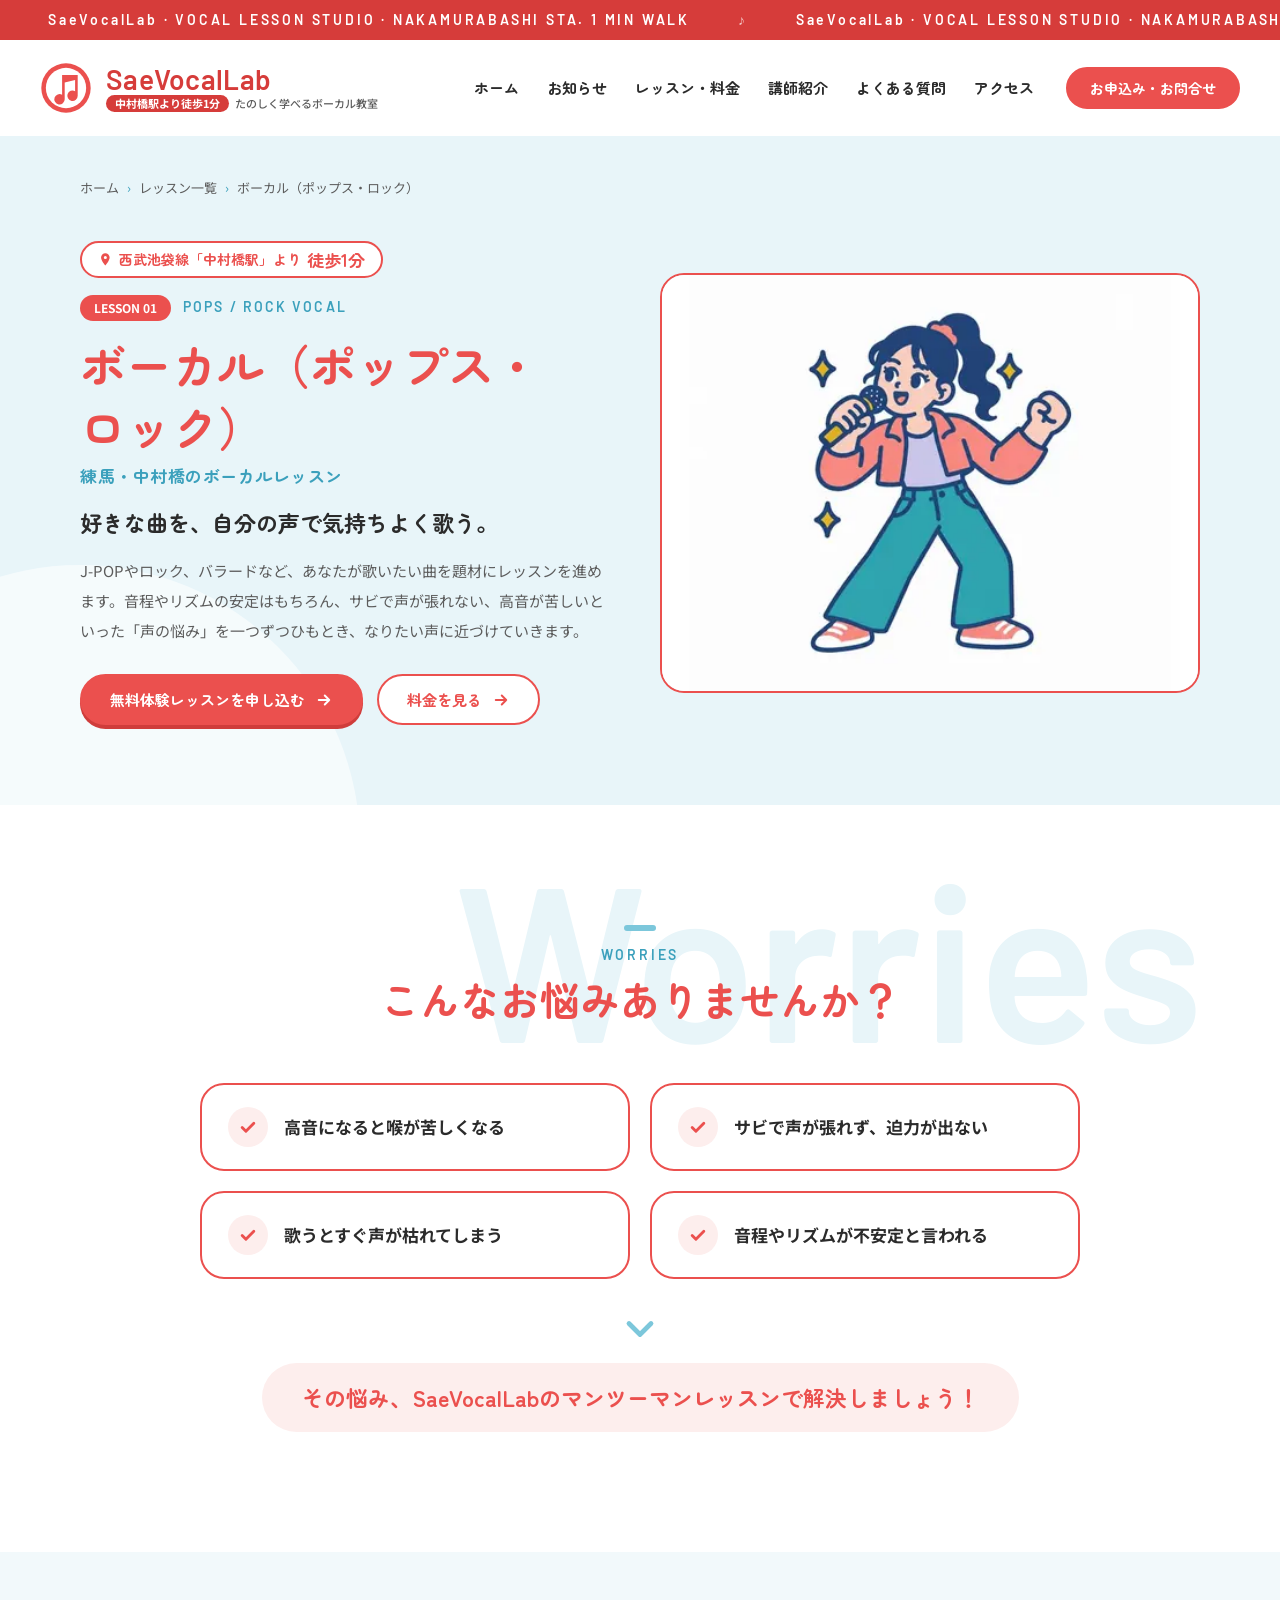
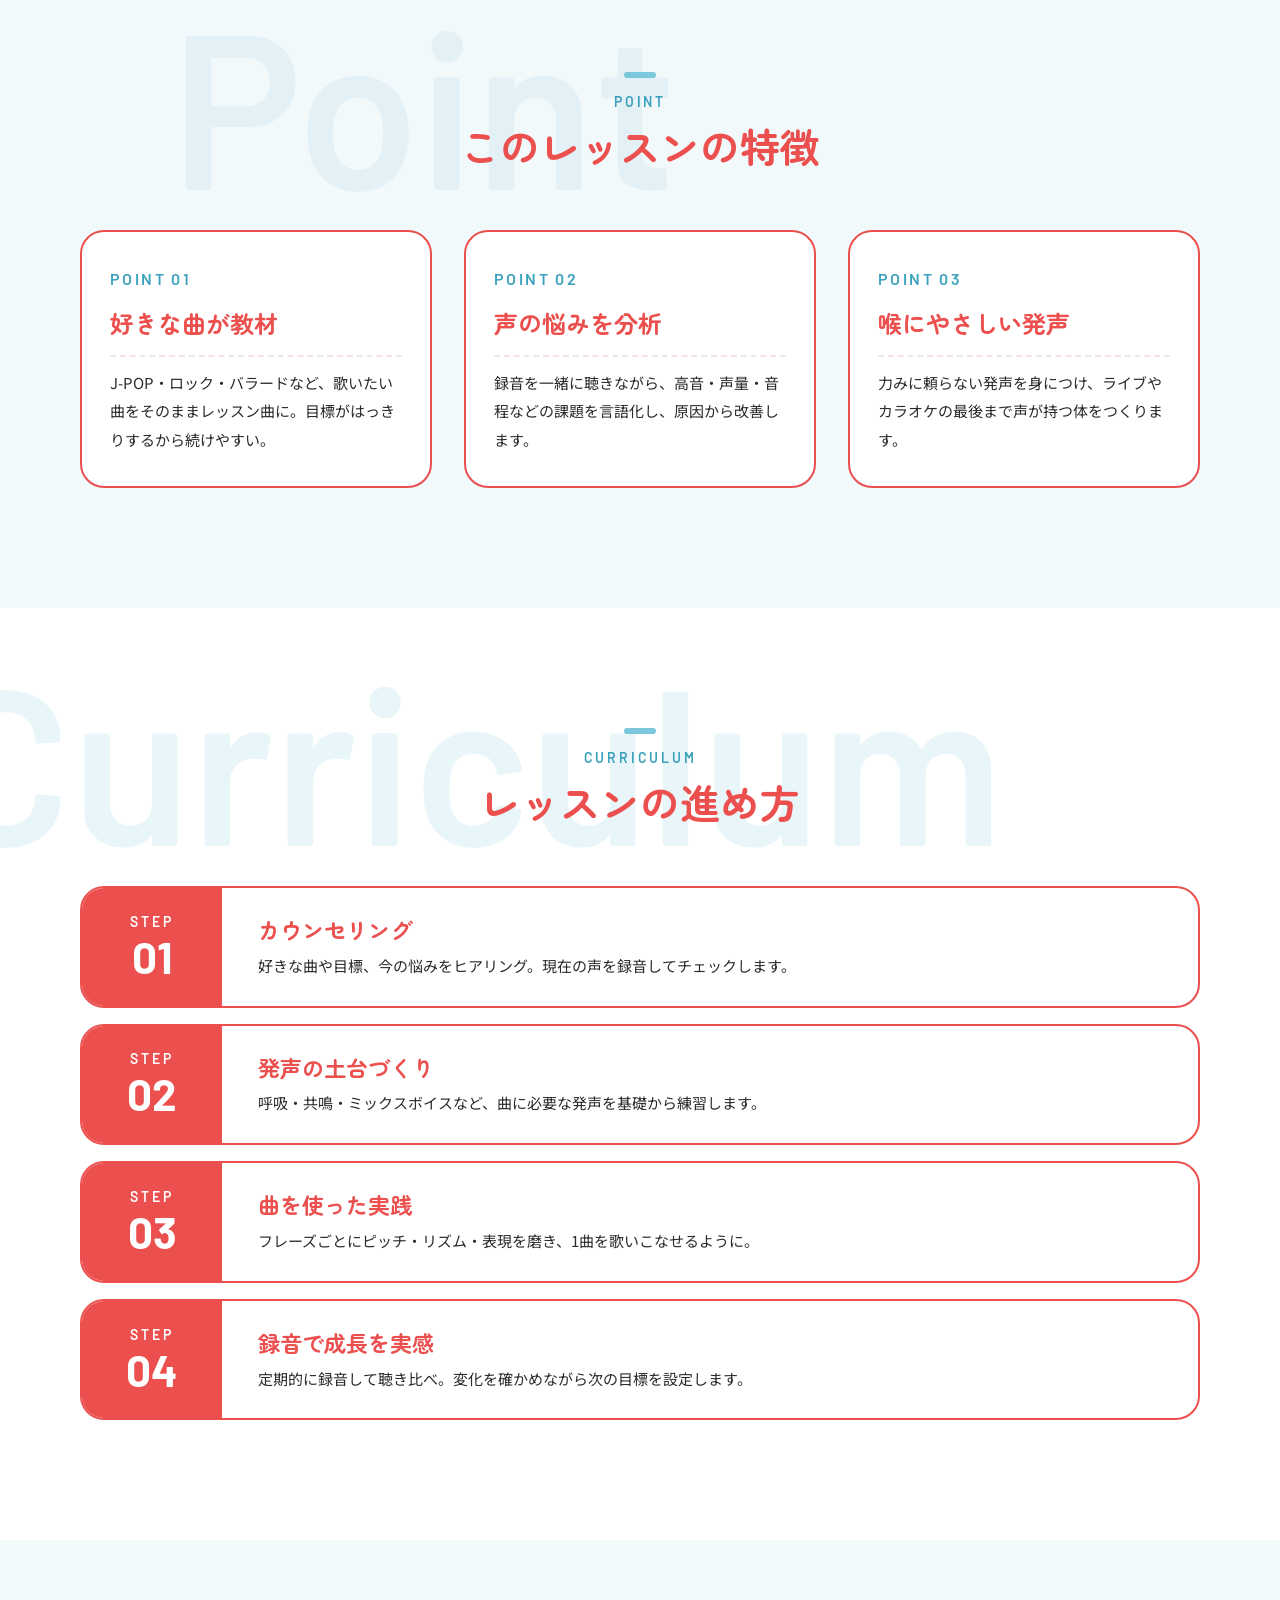
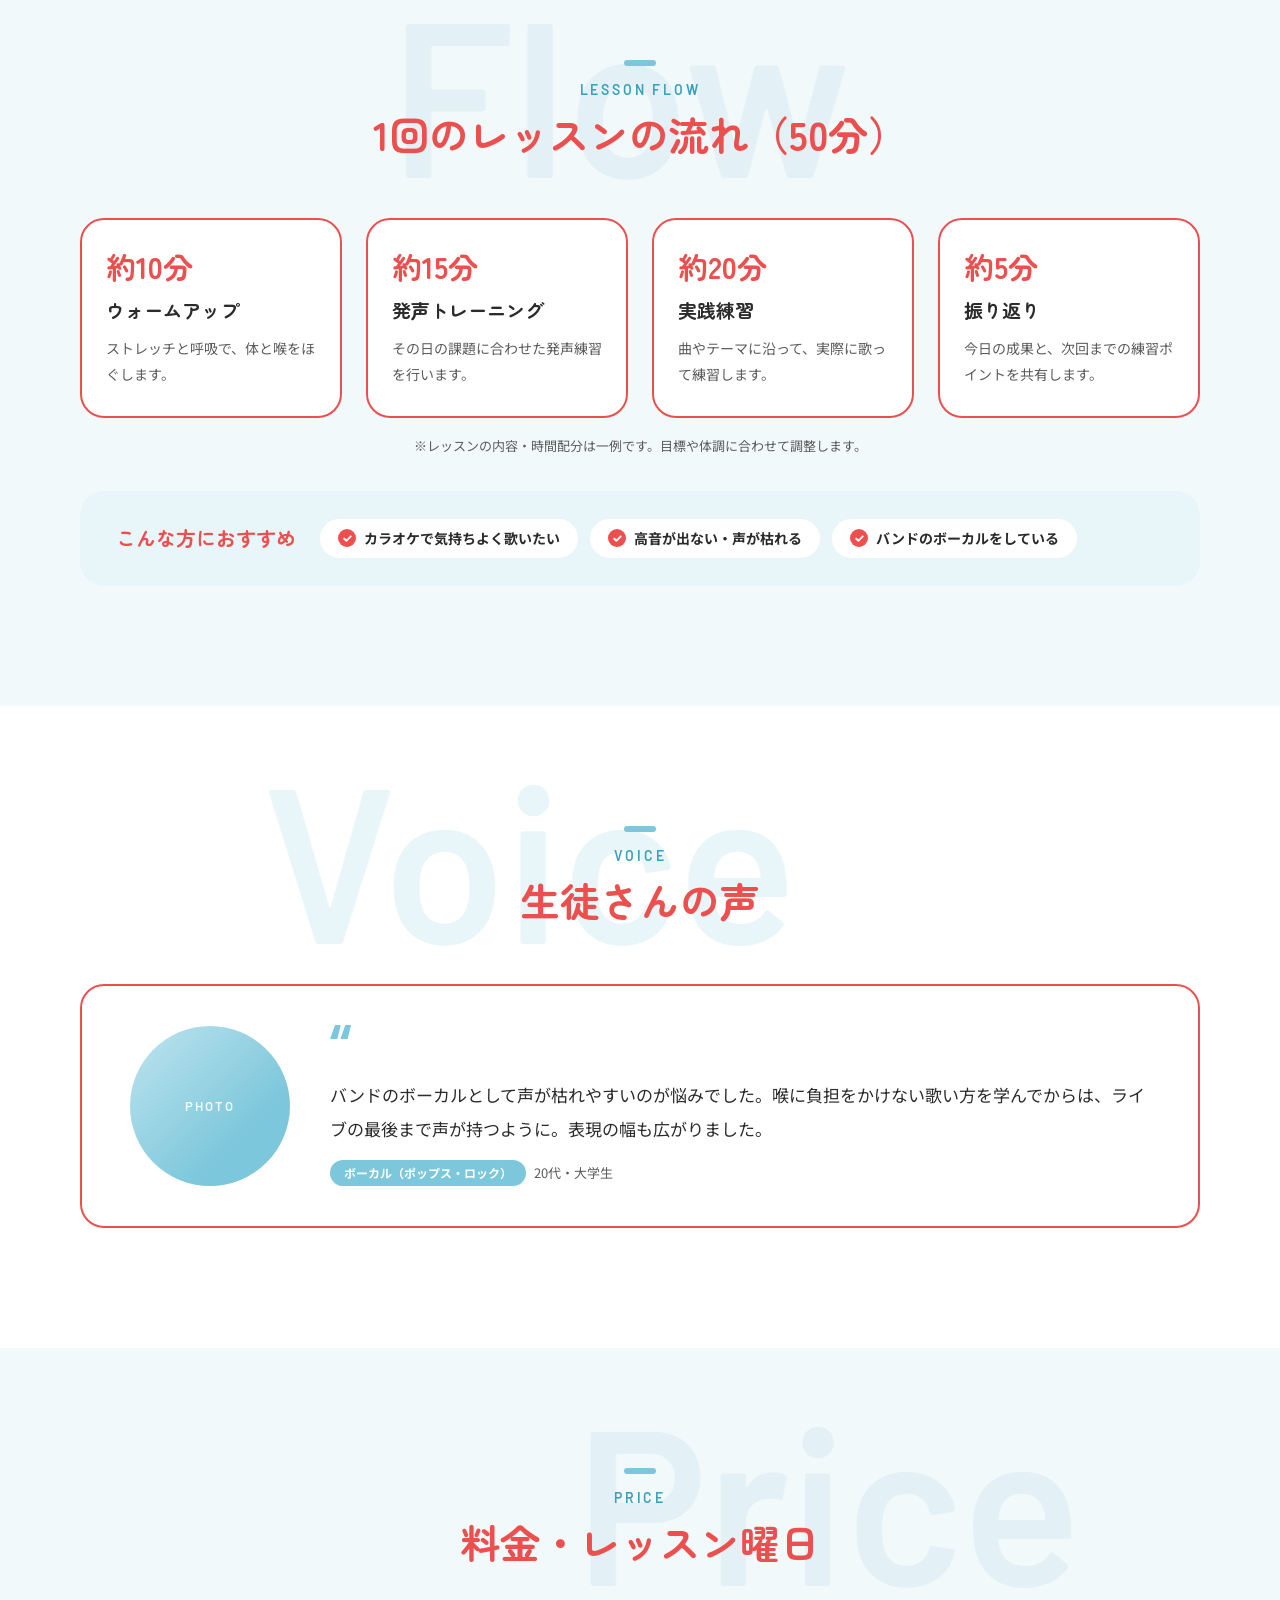
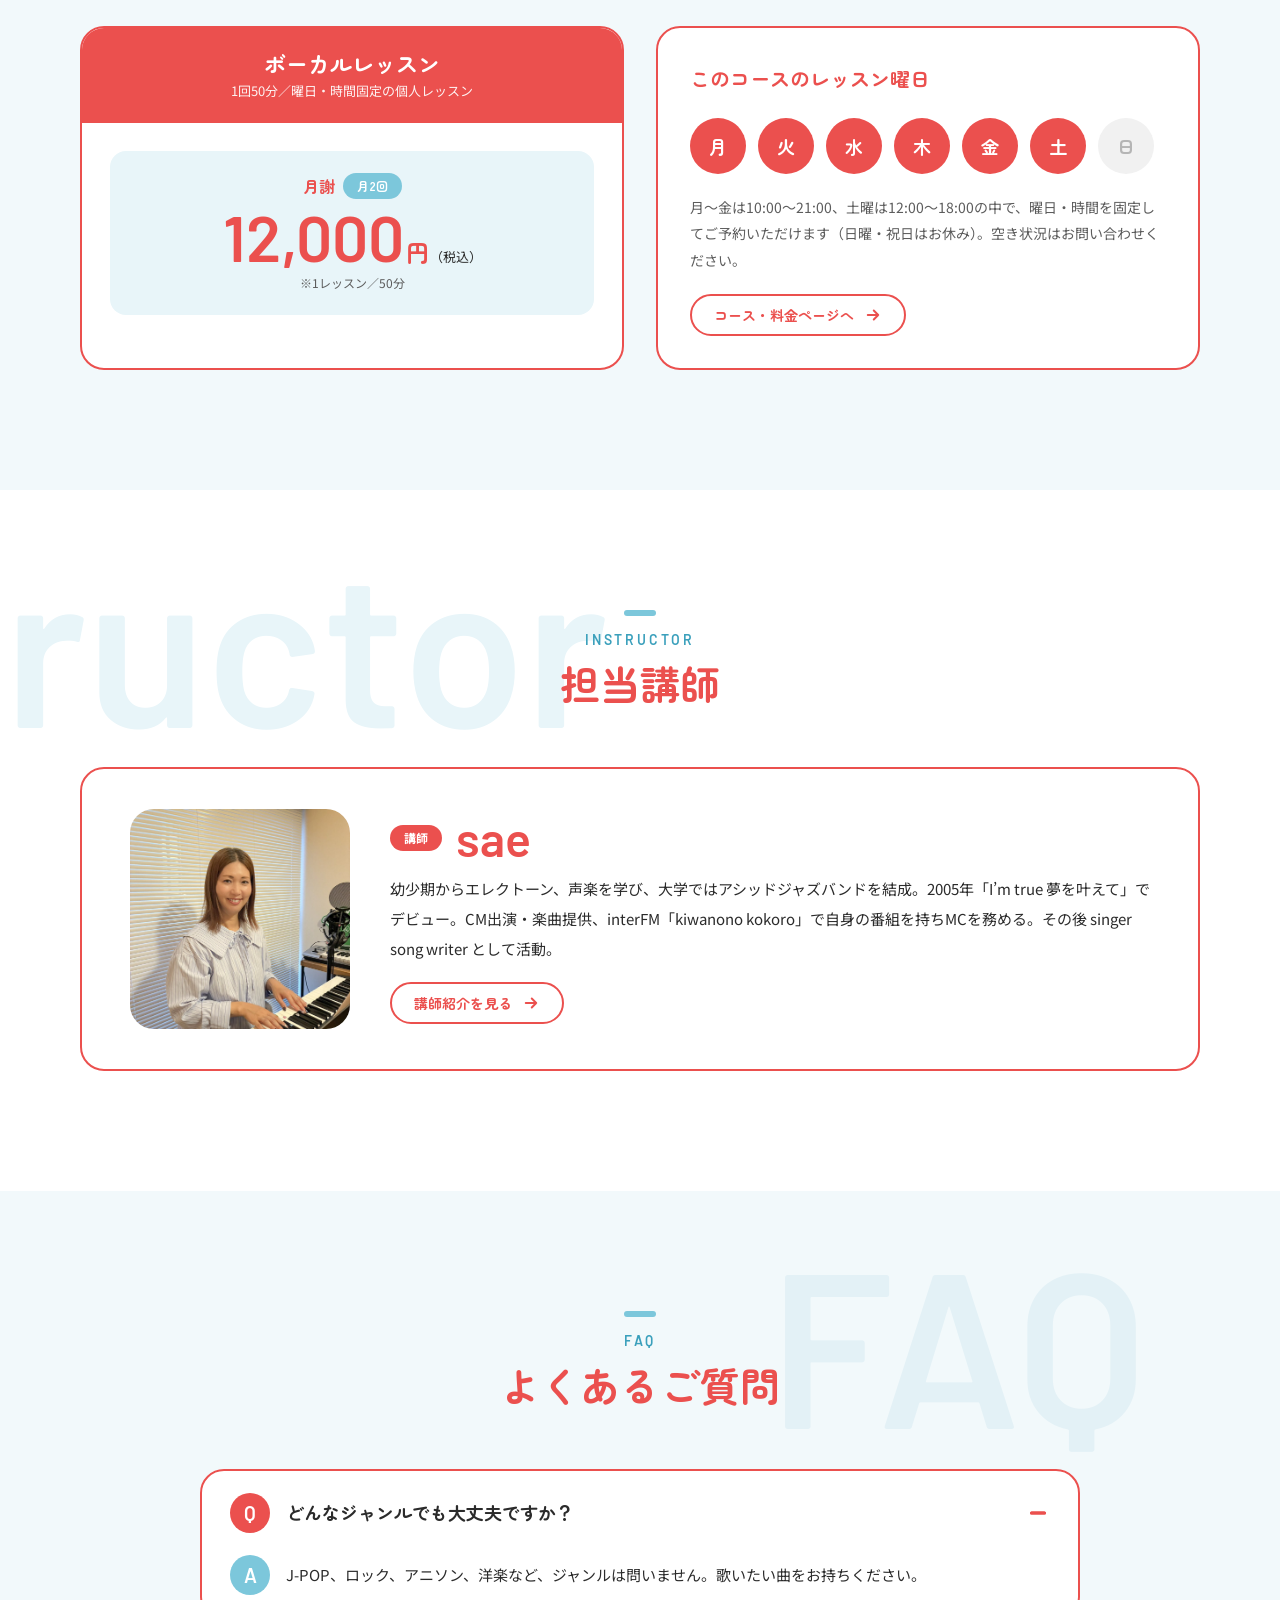
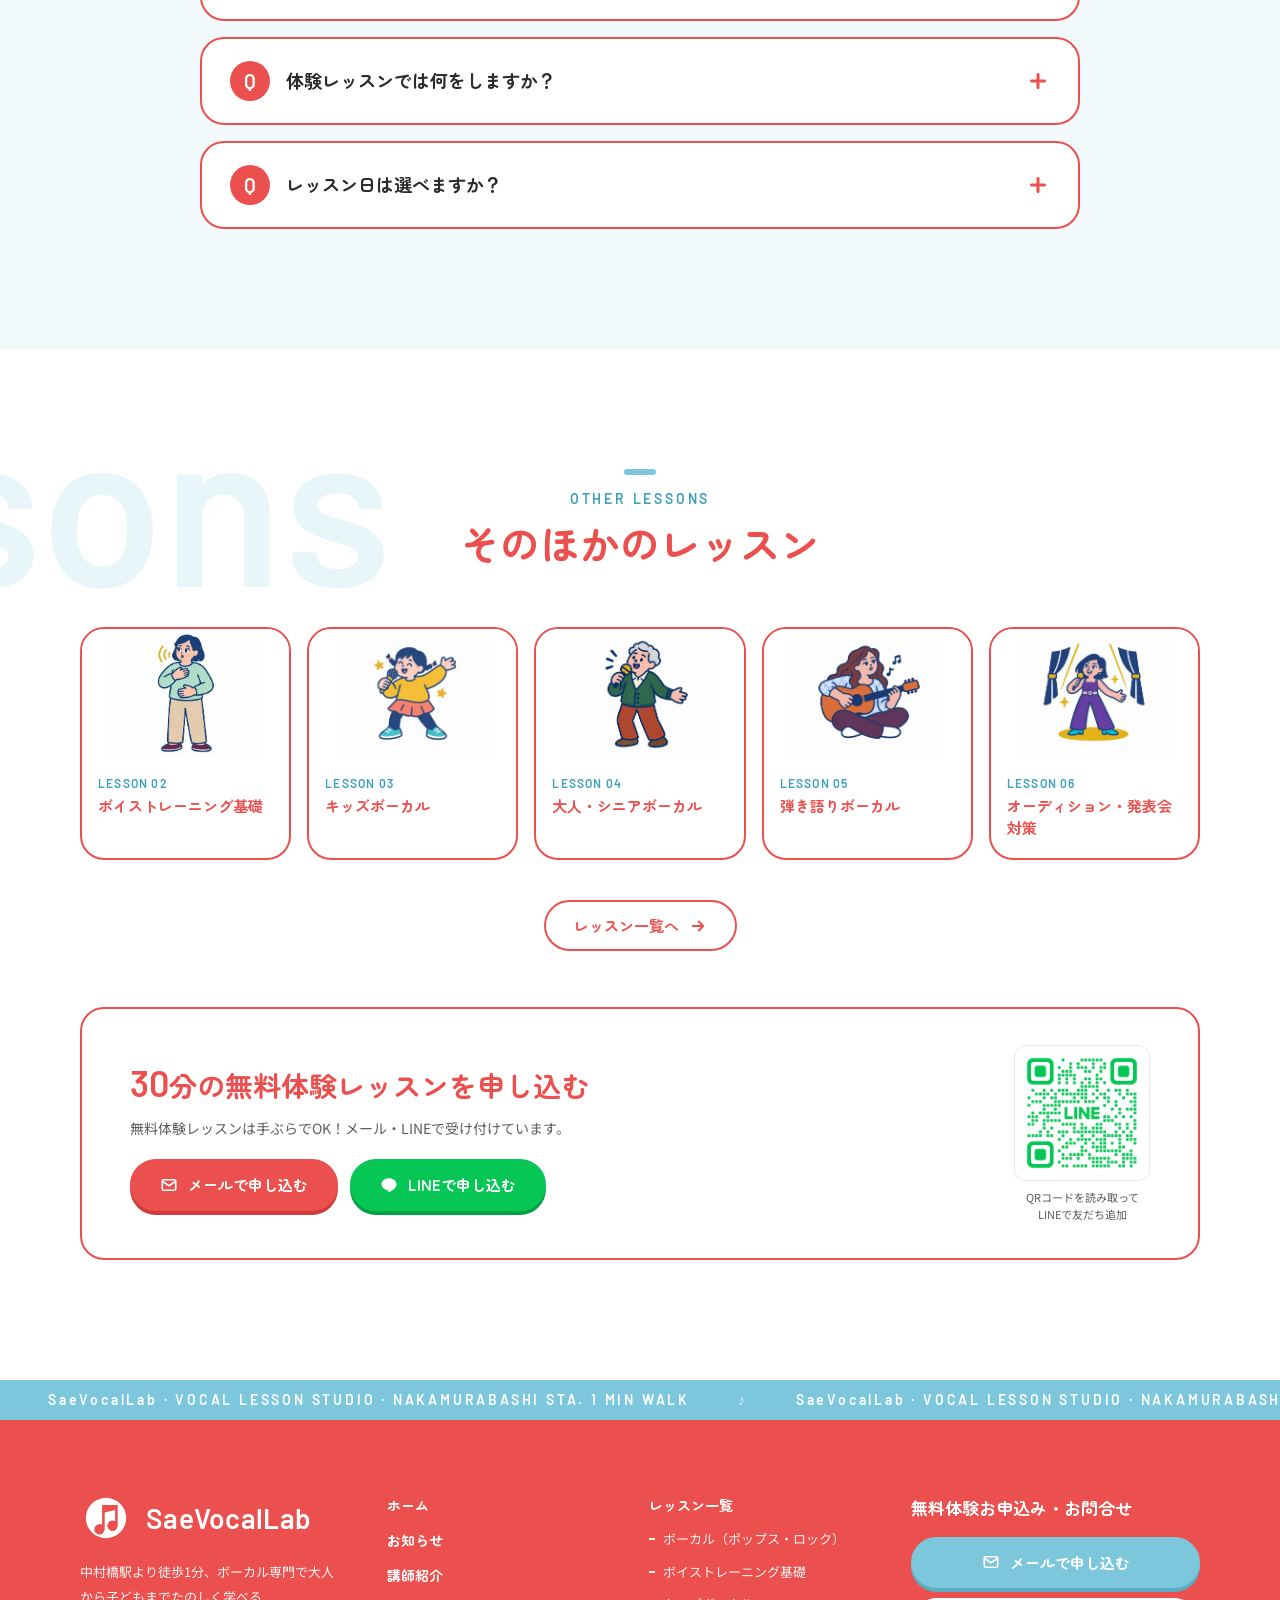
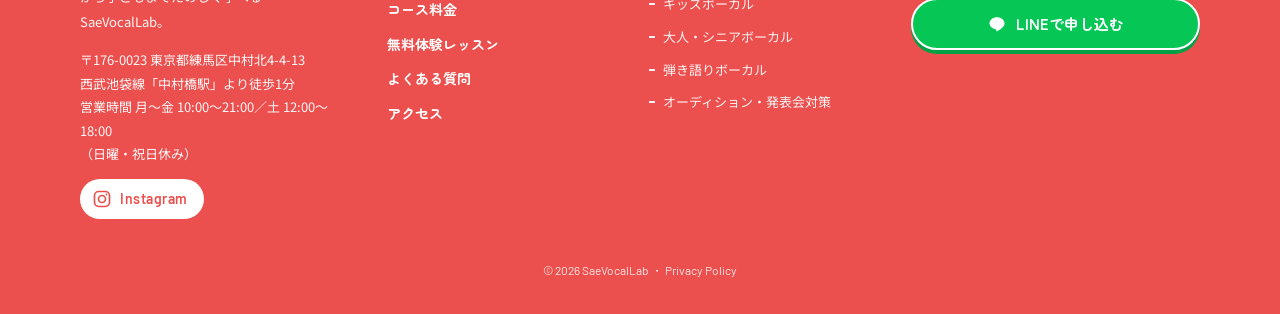
<file: lesson/vocal.html>
<!DOCTYPE html>
<html lang="ja">
<head>
<meta charset="UTF-8">
<meta name="viewport" content="width=device-width, initial-scale=1">
<title>練馬・中村橋のボーカルレッスン｜SaeVocalLab</title>
<meta name="description" content="練馬区・西武池袋線「中村橋駅」徒歩1分のボーカル教室SaeVocalLabの「ボーカル（ポップス・ロック）」コース。好きな曲を、自分の声で気持ちよく歌う。マンツーマンの個人レッスンで、30分の無料体験レッスン受付中。">
<meta property="og:title" content="練馬・中村橋のボーカルレッスン｜SaeVocalLab">
<meta property="og:description" content="練馬区・西武池袋線「中村橋駅」徒歩1分のボーカル教室SaeVocalLabの「ボーカル（ポップス・ロック）」コース。好きな曲を、自分の声で気持ちよく歌う。マンツーマンの個人レッスンで、30分の無料体験レッスン受付中。">
<meta property="og:type" content="website">
<meta name="theme-color" content="#eb504e">
<link rel="icon" href="data:image/svg+xml,%3Csvg xmlns='http://www.w3.org/2000/svg' viewBox='0 0 80 80'%3E%3Ccircle cx='40' cy='40' r='38' fill='%23eb504e'/%3E%3Ccircle cx='40' cy='40' r='31' fill='%23fff'/%3E%3Cpath d='M34 20v30.4a8 8 0 1 0 4 6.9V31.6l16-4V45a8 8 0 1 0 4 6.9V20z' fill='%23eb504e'/%3E%3C/svg%3E">
<link rel="preconnect" href="https://fonts.googleapis.com">
<link rel="preconnect" href="https://fonts.gstatic.com" crossorigin>
<link rel="preload" as="style" href="https://fonts.googleapis.com/css2?family=Barlow:wght@500;600&family=Noto+Sans+JP:wght@400;500;700&family=Zen+Maru+Gothic:wght@500;700&display=swap">
<link href="https://fonts.googleapis.com/css2?family=Barlow:wght@500;600&family=Noto+Sans+JP:wght@400;500;700&family=Zen+Maru+Gothic:wght@500;700&display=swap" rel="stylesheet" media="print" onload="this.media='all'">
<noscript><link href="https://fonts.googleapis.com/css2?family=Barlow:wght@500;600&family=Noto+Sans+JP:wght@400;500;700&family=Zen+Maru+Gothic:wght@500;700&display=swap" rel="stylesheet"></noscript>
<link rel="stylesheet" href="../assets/css/style.css?v=20261111psi">
<!-- SEO:START（tools/seo_build.py が自動生成。直接編集しないでください） -->
<link rel="canonical" href="https://saevocallab.co.jp/lesson/vocal.html">
<meta property="og:url" content="https://saevocallab.co.jp/lesson/vocal.html">
<meta property="og:image" content="https://saevocallab.co.jp/assets/img/lesson-vocal.jpg">
<meta property="og:site_name" content="SaeVocalLab">
<meta property="og:locale" content="ja_JP">
<meta name="twitter:card" content="summary_large_image">
<link rel="apple-touch-icon" href="../assets/img/apple-touch-icon.png">
<script type="application/ld+json">
{
  "@context": "https://schema.org",
  "@graph": [
    {
      "@type": [
        "MusicSchool",
        "LocalBusiness"
      ],
      "@id": "https://saevocallab.co.jp/#school",
      "name": "SaeVocalLab",
      "alternateName": [
        "サエ ボーカル ラボ",
        "サエボーカルラボ"
      ],
      "description": "西武池袋線「中村橋駅」より徒歩1分のボーカル専門教室。子どもの習い事から大人・シニアの趣味まで、マンツーマンの個人レッスン。30分の無料体験レッスン受付中。",
      "url": "https://saevocallab.co.jp/",
      "logo": "https://saevocallab.co.jp/assets/img/logo.png",
      "image": "https://saevocallab.co.jp/assets/img/ogp.jpg",
      "address": {
        "@type": "PostalAddress",
        "postalCode": "176-0023",
        "addressCountry": "JP",
        "addressRegion": "東京都",
        "addressLocality": "練馬区",
        "streetAddress": "中村北4-4-13"
      },
      "geo": {
        "@type": "GeoCoordinates",
        "latitude": 35.735584,
        "longitude": 139.638275
      },
      "hasMap": "https://www.google.com/maps/search/?api=1&query=35.735584%2C139.638275",
      "knowsAbout": [
        "ボーカルレッスン",
        "ボイストレーニング",
        "発声",
        "キッズボーカル",
        "弾き語り",
        "オーディション対策",
        "音楽科受験対策",
        "子どもの習い事",
        "大人の習い事"
      ],
      "hasOfferCatalog": {
        "@type": "OfferCatalog",
        "name": "レッスン一覧",
        "itemListElement": [
          {
            "@type": "Offer",
            "itemOffered": {
              "@id": "https://saevocallab.co.jp/lesson/vocal.html#course"
            }
          },
          {
            "@type": "Offer",
            "itemOffered": {
              "@id": "https://saevocallab.co.jp/lesson/voice-training.html#course"
            }
          },
          {
            "@type": "Offer",
            "itemOffered": {
              "@id": "https://saevocallab.co.jp/lesson/kids.html#course"
            }
          },
          {
            "@type": "Offer",
            "itemOffered": {
              "@id": "https://saevocallab.co.jp/lesson/adult.html#course"
            }
          },
          {
            "@type": "Offer",
            "itemOffered": {
              "@id": "https://saevocallab.co.jp/lesson/sing-play.html#course"
            }
          },
          {
            "@type": "Offer",
            "itemOffered": {
              "@id": "https://saevocallab.co.jp/lesson/audition.html#course"
            }
          }
        ]
      },
      "areaServed": [
        {
          "@type": "AdministrativeArea",
          "name": "練馬区"
        }
      ],
      "openingHoursSpecification": [
        {
          "@type": "OpeningHoursSpecification",
          "dayOfWeek": [
            "Monday",
            "Tuesday",
            "Wednesday",
            "Thursday",
            "Friday"
          ],
          "opens": "10:00",
          "closes": "21:00"
        },
        {
          "@type": "OpeningHoursSpecification",
          "dayOfWeek": [
            "Saturday"
          ],
          "opens": "12:00",
          "closes": "18:00"
        }
      ],
      "makesOffer": {
        "@type": "Offer",
        "name": "ボーカルレッスン 月謝（月2回・1回50分）",
        "priceSpecification": {
          "@type": "UnitPriceSpecification",
          "price": 12000,
          "priceCurrency": "JPY",
          "unitText": "月",
          "valueAddedTaxIncluded": true
        }
      },
      "priceRange": "月謝 12,000円（税込）",
      "email": "ririkaman1113@gmail.com",
      "contactPoint": {
        "@type": "ContactPoint",
        "contactType": "無料体験レッスンのお申し込み・お問い合わせ",
        "availableLanguage": "ja",
        "email": "ririkaman1113@gmail.com",
        "url": "https://lin.ee/gzu6Sca"
      },
      "employee": {
        "@type": "Person",
        "name": "sae",
        "jobTitle": "ボーカル講師"
      }
    },
    {
      "@type": "WebSite",
      "@id": "https://saevocallab.co.jp/#website",
      "url": "https://saevocallab.co.jp/",
      "name": "SaeVocalLab",
      "alternateName": [
        "サエ ボーカル ラボ",
        "サエボーカルラボ"
      ],
      "inLanguage": "ja",
      "publisher": {
        "@id": "https://saevocallab.co.jp/#school"
      }
    },
    {
      "@type": "WebPage",
      "@id": "https://saevocallab.co.jp/lesson/vocal.html#webpage",
      "url": "https://saevocallab.co.jp/lesson/vocal.html",
      "name": "練馬・中村橋のボーカルレッスン｜SaeVocalLab",
      "isPartOf": {
        "@id": "https://saevocallab.co.jp/#website"
      },
      "about": {
        "@id": "https://saevocallab.co.jp/#school"
      },
      "inLanguage": "ja",
      "primaryImageOfPage": {
        "@type": "ImageObject",
        "url": "https://saevocallab.co.jp/assets/img/lesson-vocal.jpg"
      },
      "description": "練馬区・西武池袋線「中村橋駅」徒歩1分のボーカル教室SaeVocalLabの「ボーカル（ポップス・ロック）」コース。好きな曲を、自分の声で気持ちよく歌う。マンツーマンの個人レッスンで、30分の無料体験レッスン受付中。",
      "mainEntity": {
        "@id": "https://saevocallab.co.jp/lesson/vocal.html#course"
      }
    },
    {
      "@type": "BreadcrumbList",
      "itemListElement": [
        {
          "@type": "ListItem",
          "position": 1,
          "name": "ホーム",
          "item": "https://saevocallab.co.jp/"
        },
        {
          "@type": "ListItem",
          "position": 2,
          "name": "レッスン一覧",
          "item": "https://saevocallab.co.jp/#lesson"
        },
        {
          "@type": "ListItem",
          "position": 3,
          "name": "ボーカル（ポップス・ロック）",
          "item": "https://saevocallab.co.jp/lesson/vocal.html"
        }
      ]
    },
    {
      "@type": "Course",
      "@id": "https://saevocallab.co.jp/lesson/vocal.html#course",
      "name": "ボーカル（ポップス・ロック）練馬・中村橋のボーカルレッスン",
      "description": "好きな曲を、自分の声で気持ちよく歌う。J-POPやロック、バラードなど、あなたが歌いたい曲を題材にレッスンを進めます。音程やリズムの安定はもちろん、サビで声が張れない、高音が苦しいといった「声の悩み」を一つずつひもとき、なりたい声に近づけていきます。",
      "url": "https://saevocallab.co.jp/lesson/vocal.html",
      "image": "https://saevocallab.co.jp/assets/img/lesson-vocal.jpg",
      "inLanguage": "ja",
      "provider": {
        "@id": "https://saevocallab.co.jp/#school"
      },
      "educationalLevel": "初心者から経験者まで",
      "about": "ボーカルレッスン",
      "hasCourseInstance": {
        "@type": "CourseInstance",
        "courseMode": "onsite",
        "courseWorkload": "PT50M",
        "location": {
          "@type": "Place",
          "name": "SaeVocalLab",
          "address": {
            "@type": "PostalAddress",
            "postalCode": "176-0023",
            "addressCountry": "JP",
            "addressRegion": "東京都",
            "addressLocality": "練馬区",
            "streetAddress": "中村北4-4-13"
          }
        },
        "instructor": {
          "@type": "Person",
          "name": "sae"
        }
      },
      "offers": {
        "@type": "Offer",
        "category": "月謝",
        "price": 12000,
        "priceCurrency": "JPY",
        "url": "https://saevocallab.co.jp/lesson/vocal.html"
      }
    }
  ]
}
</script>
<!-- SEO:END -->
</head>
<body>
<div class="marquee" aria-hidden="true"><div class="marquee__track"><span>SaeVocalLab · VOCAL LESSON STUDIO · NAKAMURABASHI STA. 1 MIN WALK</span><span>SaeVocalLab · VOCAL LESSON STUDIO · NAKAMURABASHI STA. 1 MIN WALK</span><span>SaeVocalLab · VOCAL LESSON STUDIO · NAKAMURABASHI STA. 1 MIN WALK</span><span>SaeVocalLab · VOCAL LESSON STUDIO · NAKAMURABASHI STA. 1 MIN WALK</span><span>SaeVocalLab · VOCAL LESSON STUDIO · NAKAMURABASHI STA. 1 MIN WALK</span><span>SaeVocalLab · VOCAL LESSON STUDIO · NAKAMURABASHI STA. 1 MIN WALK</span><span>SaeVocalLab · VOCAL LESSON STUDIO · NAKAMURABASHI STA. 1 MIN WALK</span><span>SaeVocalLab · VOCAL LESSON STUDIO · NAKAMURABASHI STA. 1 MIN WALK</span></div></div>
<header class="header">
  <div class="header__inner">
    <a class="brand" href="../"><svg class="brand__logo" viewBox="0 0 80 80" aria-hidden="true"><circle cx="40" cy="40" r="38" fill="#eb504e"/><circle cx="40" cy="40" r="31" fill="#fff"/><path d="M34 20v30.4a8 8 0 1 0 4 6.9V31.6l16-4V45a8 8 0 1 0 4 6.9V20z" fill="#eb504e"/></svg><span class="brand__name">SaeVocalLab<span class="brand__tag"><b>中村橋駅より徒歩1分</b>たのしく学べるボーカル教室</span></span></a>
    <nav class="gnav" aria-label="グローバルナビゲーション">
      <ul class="gnav__list"><li><a href="../">ホーム</a></li><li><a href="../#news">お知らせ</a></li><li><a href="../#lesson">レッスン・料金</a></li><li><a href="../#instructor">講師紹介</a></li><li><a href="../#faq">よくある質問</a></li><li><a href="../#access">アクセス</a></li></ul>
      <a class="btn btn--sm" href="../#contact">お申込み・お問合せ</a>
    </nav>
    <button class="menu-btn" type="button" aria-label="メニューを開く" aria-expanded="false" aria-controls="drawer"><span class="menu-btn__bars" aria-hidden="true"></span>Menu</button>
  </div>
</header>
<main>
<section class="page-hero">
  <div class="inner">
    <ol class="breadcrumb"><li><a href="../">ホーム</a></li><li><a href="../#lesson">レッスン一覧</a></li><li aria-current="page">ボーカル（ポップス・ロック）</li></ol>
    <div class="page-hero__grid">
      <div class="fade">
        <p class="station-chip"><svg class="ic-pin" viewBox="0 0 24 24" fill="currentColor" aria-hidden="true"><path d="M12 2a7 7 0 0 0-7 7c0 5.2 7 13 7 13s7-7.8 7-13a7 7 0 0 0-7-7zm0 9.5A2.5 2.5 0 1 1 12 6.5a2.5 2.5 0 0 1 0 5z"/></svg>西武池袋線「中村橋駅」より<b>徒歩1分</b></p>
        <p class="page-hero__label"><span class="pill pill--primary">LESSON 01</span><span class="en">Pops / Rock Vocal</span></p>
        <h1 class="page-hero__title">ボーカル（ポップス・ロック）<span class="page-hero__title-sub">練馬・中村橋のボーカルレッスン</span></h1>
        <p class="page-hero__lead">好きな曲を、自分の声で気持ちよく歌う。</p>
        <p class="page-hero__intro">J-POPやロック、バラードなど、あなたが歌いたい曲を題材にレッスンを進めます。音程やリズムの安定はもちろん、サビで声が張れない、高音が苦しいといった「声の悩み」を一つずつひもとき、なりたい声に近づけていきます。</p>
        <div class="page-hero__btns">
          <a class="btn" href="#cta">無料体験レッスンを申し込む<svg class="arrow" viewBox="0 0 24 24" fill="none" stroke="currentColor" stroke-width="2.6" stroke-linecap="round" stroke-linejoin="round" aria-hidden="true"><path d="M5 12h14M13 6l6 6-6 6"/></svg></a>
          <a class="btn btn--ghost" href="#price">料金を見る<svg class="arrow" viewBox="0 0 24 24" fill="none" stroke="currentColor" stroke-width="2.6" stroke-linecap="round" stroke-linejoin="round" aria-hidden="true"><path d="M5 12h14M13 6l6 6-6 6"/></svg></a>
        </div>
      </div>
      <div class="page-hero__photo fade"><picture><source media="(max-width:960px)" type="image/webp" srcset="../assets/img/sp/lesson-vocal.webp" width="640" height="360"><img src="../assets/img/lesson-vocal.jpg" alt="中村橋のボーカル教室 SaeVocalLab「ボーカル（ポップス・ロック）」のレッスンイメージ" width="960" height="540" fetchpriority="high"></picture></div>
    </div>
  </div>
</section>

<section class="section">
  <span class="watermark watermark--r" aria-hidden="true">Worries</span>
  <div class="inner">
    <div class="sec-head fade"><span class="sec-head__bar"></span><span class="sec-head__en">Worries</span><h2 class="sec-head__ja">こんなお悩みありませんか？</h2></div>
    <ul class="worry-grid"><li class="card worry fade"><span class="worry__ic"><svg viewBox="0 0 24 24" fill="none" stroke="#eb504e" stroke-width="3.4" stroke-linecap="round" stroke-linejoin="round" aria-hidden="true"><path d="M5 12.5l4.5 4.5L19 7.5"/></svg></span>高音になると喉が苦しくなる</li><li class="card worry fade"><span class="worry__ic"><svg viewBox="0 0 24 24" fill="none" stroke="#eb504e" stroke-width="3.4" stroke-linecap="round" stroke-linejoin="round" aria-hidden="true"><path d="M5 12.5l4.5 4.5L19 7.5"/></svg></span>サビで声が張れず、迫力が出ない</li><li class="card worry fade"><span class="worry__ic"><svg viewBox="0 0 24 24" fill="none" stroke="#eb504e" stroke-width="3.4" stroke-linecap="round" stroke-linejoin="round" aria-hidden="true"><path d="M5 12.5l4.5 4.5L19 7.5"/></svg></span>歌うとすぐ声が枯れてしまう</li><li class="card worry fade"><span class="worry__ic"><svg viewBox="0 0 24 24" fill="none" stroke="#eb504e" stroke-width="3.4" stroke-linecap="round" stroke-linejoin="round" aria-hidden="true"><path d="M5 12.5l4.5 4.5L19 7.5"/></svg></span>音程やリズムが不安定と言われる</li></ul>
    <div class="solve fade">
      <svg class="solve__arrow" viewBox="0 0 24 24" fill="none" stroke="currentColor" stroke-width="2.6" stroke-linecap="round" stroke-linejoin="round" aria-hidden="true"><path d="M6 9l6 6 6-6"/></svg>
      <p class="solve__pill">その悩み、SaeVocalLabのマンツーマンレッスンで解決しましょう！</p>
    </div>
  </div>
</section>

<section class="section section--alt">
  <span class="watermark watermark--l" aria-hidden="true">Point</span>
  <div class="inner">
    <div class="sec-head fade"><span class="sec-head__bar"></span><span class="sec-head__en">Point</span><h2 class="sec-head__ja">このレッスンの特徴</h2></div>
    <div class="point-grid"><div class="card point fade"><p class="point__no">POINT 01</p><h3 class="point__ttl">好きな曲が教材</h3><p class="point__text">J-POP・ロック・バラードなど、歌いたい曲をそのままレッスン曲に。目標がはっきりするから続けやすい。</p></div><div class="card point fade"><p class="point__no">POINT 02</p><h3 class="point__ttl">声の悩みを分析</h3><p class="point__text">録音を一緒に聴きながら、高音・声量・音程などの課題を言語化し、原因から改善します。</p></div><div class="card point fade"><p class="point__no">POINT 03</p><h3 class="point__ttl">喉にやさしい発声</h3><p class="point__text">力みに頼らない発声を身につけ、ライブやカラオケの最後まで声が持つ体をつくります。</p></div></div>
  </div>
</section>

<section class="section">
  <span class="watermark watermark--r" aria-hidden="true">Curriculum</span>
  <div class="inner">
    <div class="sec-head fade"><span class="sec-head__bar"></span><span class="sec-head__en">Curriculum</span><h2 class="sec-head__ja">レッスンの進め方</h2></div>
    <ol class="steps"><li class="card step fade"><div class="step__badge"><small>STEP</small><b>01</b></div><div class="step__body"><h3 class="step__ttl">カウンセリング</h3><p class="step__text">好きな曲や目標、今の悩みをヒアリング。現在の声を録音してチェックします。</p></div></li><li class="card step fade"><div class="step__badge"><small>STEP</small><b>02</b></div><div class="step__body"><h3 class="step__ttl">発声の土台づくり</h3><p class="step__text">呼吸・共鳴・ミックスボイスなど、曲に必要な発声を基礎から練習します。</p></div></li><li class="card step fade"><div class="step__badge"><small>STEP</small><b>03</b></div><div class="step__body"><h3 class="step__ttl">曲を使った実践</h3><p class="step__text">フレーズごとにピッチ・リズム・表現を磨き、1曲を歌いこなせるように。</p></div></li><li class="card step fade"><div class="step__badge"><small>STEP</small><b>04</b></div><div class="step__body"><h3 class="step__ttl">録音で成長を実感</h3><p class="step__text">定期的に録音して聴き比べ。変化を確かめながら次の目標を設定します。</p></div></li></ol>
  </div>
</section>

<section class="section section--alt">
  <span class="watermark watermark--l" aria-hidden="true">Flow</span>
  <div class="inner">
    <div class="sec-head fade"><span class="sec-head__bar"></span><span class="sec-head__en">Lesson Flow</span><h2 class="sec-head__ja">1回のレッスンの流れ（50分）</h2></div>
    <div class="flow-grid"><div class="card flow fade"><p class="flow__min">約10分</p><h3 class="flow__ttl">ウォームアップ</h3><p class="flow__text">ストレッチと呼吸で、体と喉をほぐします。</p></div><div class="card flow fade"><p class="flow__min">約15分</p><h3 class="flow__ttl">発声トレーニング</h3><p class="flow__text">その日の課題に合わせた発声練習を行います。</p></div><div class="card flow fade"><p class="flow__min">約20分</p><h3 class="flow__ttl">実践練習</h3><p class="flow__text">曲やテーマに沿って、実際に歌って練習します。</p></div><div class="card flow fade"><p class="flow__min">約5分</p><h3 class="flow__ttl">振り返り</h3><p class="flow__text">今日の成果と、次回までの練習ポイントを共有します。</p></div></div>
    <p class="note">※レッスンの内容・時間配分は一例です。目標や体調に合わせて調整します。</p>
    <div class="fitbar fade"><p class="fitbar__ttl">こんな方におすすめ</p><ul><li><span class="check"><svg viewBox="0 0 24 24" fill="none" stroke="#fff" stroke-width="4" stroke-linecap="round" stroke-linejoin="round"><path d="M5 12.5l4.5 4.5L19 7.5"/></svg></span>カラオケで気持ちよく歌いたい</li><li><span class="check"><svg viewBox="0 0 24 24" fill="none" stroke="#fff" stroke-width="4" stroke-linecap="round" stroke-linejoin="round"><path d="M5 12.5l4.5 4.5L19 7.5"/></svg></span>高音が出ない・声が枯れる</li><li><span class="check"><svg viewBox="0 0 24 24" fill="none" stroke="#fff" stroke-width="4" stroke-linecap="round" stroke-linejoin="round"><path d="M5 12.5l4.5 4.5L19 7.5"/></svg></span>バンドのボーカルをしている</li></ul></div>
  </div>
</section>

<section class="section">
  <span class="watermark watermark--r" aria-hidden="true">Voice</span>
  <div class="inner">
    <div class="sec-head fade"><span class="sec-head__bar"></span><span class="sec-head__en">Voice</span><h2 class="sec-head__ja">生徒さんの声</h2></div>
    <figure class="card voice-one fade">
      <div class="ph ph--accent voice-one__ph"><span>PHOTO</span></div>
      <div>
        <span class="voice-card__q" aria-hidden="true">“</span>
        <blockquote class="voice-card__text" style="margin:0 0 14px">バンドのボーカルとして声が枯れやすいのが悩みでした。喉に負担をかけない歌い方を学んでからは、ライブの最後まで声が持つように。表現の幅も広がりました。</blockquote>
        <figcaption class="voice-card__meta" style="border:0;padding:0"><span class="pill">ボーカル（ポップス・ロック）</span><span class="voice-card__who">20代・大学生</span></figcaption>
      </div>
    </figure>
  </div>
</section>

<section class="section section--alt" id="price">
  <span class="watermark watermark--l" aria-hidden="true">Price</span>
  <div class="inner">
    <div class="sec-head fade"><span class="sec-head__bar"></span><span class="sec-head__en">Price</span><h2 class="sec-head__ja">料金・レッスン曜日</h2></div>
    <div class="price2">
      <div class="card price-card fade">
  <div class="price-card__band"><h3>ボーカルレッスン</h3><p>1回50分／曜日・時間固定の個人レッスン</p></div>
  <div class="price-card__body">
    
    <div class="price-box">
      <p class="price-box__label">月謝 <span class="pill">月2回</span></p>
      <p class="price-box__amount">12,000<small>円</small><span>（税込）</span></p>
      <p class="price-box__note">※1レッスン／50分</p>
    </div>
    
  </div>
</div>
      <div class="card days-card fade">
        <h3>このコースのレッスン曜日</h3>
        <ul class="days"><li class="on" aria-label="月曜日：レッスンあり">月</li><li class="on" aria-label="火曜日：レッスンあり">火</li><li class="on" aria-label="水曜日：レッスンあり">水</li><li class="on" aria-label="木曜日：レッスンあり">木</li><li class="on" aria-label="金曜日：レッスンあり">金</li><li class="on" aria-label="土曜日：レッスンあり">土</li><li class="" aria-label="日曜日：お休み">日</li></ul>
        <p>月〜金は10:00〜21:00、土曜は12:00〜18:00の中で、曜日・時間を固定してご予約いただけます（日曜・祝日はお休み）。空き状況はお問い合わせください。</p>
        <a class="btn btn--ghost btn--sm" href="../#course">コース・料金ページへ<svg class="arrow" viewBox="0 0 24 24" fill="none" stroke="currentColor" stroke-width="2.6" stroke-linecap="round" stroke-linejoin="round" aria-hidden="true"><path d="M5 12h14M13 6l6 6-6 6"/></svg></a>
      </div>
    </div>
  </div>
</section>

<section class="section">
  <span class="watermark watermark--r" aria-hidden="true">Instructor</span>
  <div class="inner">
    <div class="sec-head fade"><span class="sec-head__bar"></span><span class="sec-head__en">Instructor</span><h2 class="sec-head__ja">担当講師</h2></div>
    <div class="card teacher fade">
      <div class="teacher__ph"><img src="../assets/img/instructor-sae-2610d.jpg" alt="ピアノを弾く講師 sae" width="1000" height="1333" loading="lazy"></div>
      <div class="teacher__body">
        <p class="instructor__name" style="margin:0"><span class="pill pill--primary">講師</span><b>sae</b></p>
        <p>幼少期からエレクトーン、声楽を学び、大学ではアシッドジャズバンドを結成。2005年「I’m true 夢を叶えて」でデビュー。CM出演・楽曲提供、interFM「kiwanono kokoro」で自身の番組を持ちMCを務める。その後 singer song writer として活動。</p>
        <a class="btn btn--ghost btn--sm" href="../#instructor">講師紹介を見る<svg class="arrow" viewBox="0 0 24 24" fill="none" stroke="currentColor" stroke-width="2.6" stroke-linecap="round" stroke-linejoin="round" aria-hidden="true"><path d="M5 12h14M13 6l6 6-6 6"/></svg></a>
      </div>
    </div>
  </div>
</section>

<section class="section section--alt">
  <span class="watermark watermark--l" aria-hidden="true">FAQ</span>
  <div class="inner">
    <div class="sec-head fade"><span class="sec-head__bar"></span><span class="sec-head__en">FAQ</span><h2 class="sec-head__ja">よくあるご質問</h2></div>
    <div class="faq"><div class="card faq__item fade is-open">
  <button class="faq__q" type="button" aria-expanded="true"><span class="faq__mark">Q</span>どんなジャンルでも大丈夫ですか？<span class="faq__toggle" aria-hidden="true"></span></button>
  <div class="faq__a"><div><div class="faq__a-in"><span class="faq__mark faq__mark--a">A</span><p>J-POP、ロック、アニソン、洋楽など、ジャンルは問いません。歌いたい曲をお持ちください。</p></div></div></div>
</div><div class="card faq__item fade">
  <button class="faq__q" type="button" aria-expanded="false"><span class="faq__mark">Q</span>体験レッスンでは何をしますか？<span class="faq__toggle" aria-hidden="true"></span></button>
  <div class="faq__a"><div><div class="faq__a-in"><span class="faq__mark faq__mark--a">A</span><p>30分で、カウンセリングと簡単な発声・歌唱を体験いただけます。手ぶらでお越しください。</p></div></div></div>
</div><div class="card faq__item fade">
  <button class="faq__q" type="button" aria-expanded="false"><span class="faq__mark">Q</span>レッスン日は選べますか？<span class="faq__toggle" aria-hidden="true"></span></button>
  <div class="faq__a"><div><div class="faq__a-in"><span class="faq__mark faq__mark--a">A</span><p>曜日・時間固定の個人レッスンです。月〜金は10:00〜21:00、土曜は12:00〜18:00の中から、ご都合に合わせてお選びいただけます（日曜・祝日はお休み）。</p></div></div></div>
</div></div>
  </div>
</section>

<section class="section">
  <span class="watermark watermark--r" aria-hidden="true">Lessons</span>
  <div class="inner">
    <div class="sec-head fade"><span class="sec-head__bar"></span><span class="sec-head__en">Other Lessons</span><h2 class="sec-head__ja">そのほかのレッスン</h2></div>
    <div class="others"><a class="card mini fade" href="voice-training.html"><picture><source media="(max-width:960px)" type="image/webp" srcset="../assets/img/sp/lesson-voice-training.webp" width="640" height="360"><img src="../assets/img/lesson-voice-training.jpg" alt="" width="960" height="540" loading="lazy"></picture><div class="mini__body"><p class="mini__no">LESSON 02</p><p class="mini__ttl">ボイストレーニング基礎</p></div></a><a class="card mini fade" href="kids.html"><picture><source media="(max-width:960px)" type="image/webp" srcset="../assets/img/sp/lesson-kids.webp" width="640" height="360"><img src="../assets/img/lesson-kids.jpg" alt="" width="960" height="540" loading="lazy"></picture><div class="mini__body"><p class="mini__no">LESSON 03</p><p class="mini__ttl">キッズボーカル</p></div></a><a class="card mini fade" href="adult.html"><picture><source media="(max-width:960px)" type="image/webp" srcset="../assets/img/sp/lesson-adult.webp" width="640" height="360"><img src="../assets/img/lesson-adult.jpg" alt="" width="960" height="540" loading="lazy"></picture><div class="mini__body"><p class="mini__no">LESSON 04</p><p class="mini__ttl">大人・シニアボーカル</p></div></a><a class="card mini fade" href="sing-play.html"><picture><source media="(max-width:960px)" type="image/webp" srcset="../assets/img/sp/lesson-sing-play.webp" width="640" height="360"><img src="../assets/img/lesson-sing-play.jpg" alt="" width="960" height="540" loading="lazy"></picture><div class="mini__body"><p class="mini__no">LESSON 05</p><p class="mini__ttl">弾き語りボーカル</p></div></a><a class="card mini fade" href="audition.html"><picture><source media="(max-width:960px)" type="image/webp" srcset="../assets/img/sp/lesson-audition.webp" width="640" height="360"><img src="../assets/img/lesson-audition.jpg" alt="" width="960" height="540" loading="lazy"></picture><div class="mini__body"><p class="mini__no">LESSON 06</p><p class="mini__ttl">オーディション・発表会対策</p></div></a></div>
    <p class="center"><a class="btn btn--ghost" href="../#lesson">レッスン一覧へ<svg class="arrow" viewBox="0 0 24 24" fill="none" stroke="currentColor" stroke-width="2.6" stroke-linecap="round" stroke-linejoin="round" aria-hidden="true"><path d="M5 12h14M13 6l6 6-6 6"/></svg></a></p>
    <div id="cta"><div class="card cta fade">
  <div>
    <p class="cta__ttl"><em>30</em>分の無料体験レッスン<br class="sp-only">を申し込む</p>
    <p class="cta__lead">無料体験レッスンは手ぶらでOK！メール・LINEで受け付けています。</p>
    <div class="cta__btns">
      <a class="btn" href="mailto:ririkaman1113@gmail.com?subject=%E7%84%A1%E6%96%99%E4%BD%93%E9%A8%93%E3%83%AC%E3%83%83%E3%82%B9%E3%83%B3%E3%81%AE%E7%94%B3%E3%81%97%E8%BE%BC%E3%81%BF%EF%BC%88SaeVocalLab%EF%BC%89&amp;body=%E3%81%AF%E3%81%98%E3%82%81%E3%81%BE%E3%81%97%E3%81%A6%E3%80%82sae%20vocal%20LAB%E3%81%AE%E8%AC%9B%E5%B8%ABsae%E3%81%A7%E3%81%99%E3%80%82%0D%0A%E3%81%93%E3%81%AE%E5%BA%A6%E3%81%AF%E3%81%8A%E5%95%8F%E3%81%84%E5%90%88%E3%82%8F%E3%81%9B%E9%A0%82%E3%81%8D%E3%81%BE%E3%81%97%E3%81%A6%E8%AA%A0%E3%81%AB%E3%81%82%E3%82%8A%E3%81%8C%E3%81%A8%E3%81%86%E3%81%94%E3%81%96%E3%81%84%E3%81%BE%E3%81%99%E3%80%82%0D%0A%E5%BD%93%E3%82%B9%E3%82%AF%E3%83%BC%E3%83%AB%E3%81%A7%E3%81%AF%E3%80%8130%E5%88%86%E3%81%AE%E7%84%A1%E6%96%99%E4%BD%93%E9%A8%93%E3%83%AC%E3%83%83%E3%82%B9%E3%83%B3%E3%81%AE%E4%BA%88%E7%B4%84%E3%82%92%E6%89%BF%E3%81%A3%E3%81%A6%E3%81%8A%E3%82%8A%E3%81%BE%E3%81%99%E3%80%82%0D%0A%0D%0A%E4%BB%A5%E4%B8%8B%E3%81%AE%E5%86%85%E5%AE%B9%E3%82%92%E8%A8%98%E5%85%A5%E3%81%AE%E4%B8%8A%E3%81%8A%E9%80%81%E3%82%8A%E3%81%8F%E3%81%A0%E3%81%95%E3%81%84%E3%80%82%0D%0A%0D%0A1.%20%E3%81%8A%E5%90%8D%E5%89%8D%0D%0A2.%20%E3%81%94%E5%B9%B4%E9%BD%A2%0D%0A3.%20%E5%B8%8C%E6%9C%9B%E6%97%A5%E6%99%82%EF%BC%88%E7%AC%AC2%E5%B8%8C%E6%9C%9B%E3%81%BE%E3%81%A7%EF%BC%89%0D%0A%E3%83%BB%E7%AC%AC1%E5%B8%8C%E6%9C%9B%EF%BC%9A%0D%0A%E3%83%BB%E7%AC%AC2%E5%B8%8C%E6%9C%9B%EF%BC%9A%0D%0A%0D%0A%F0%9F%92%A1%20%E3%83%A1%E3%83%83%E3%82%BB%E3%83%BC%E3%82%B8%E7%A2%BA%E8%AA%8D%E5%BE%8C%E3%80%81%E9%A0%86%E6%AC%A1%E6%8B%85%E5%BD%93%E8%80%85%E3%82%88%E3%82%8A%E8%BF%94%E4%BF%A1%E3%81%84%E3%81%9F%E3%81%97%E3%81%BE%E3%81%99%E3%80%82%0D%0A%F0%9F%92%A1%20%E9%80%81%E4%BF%A1%E5%86%85%E5%AE%B9%E3%81%AF%E4%BB%96%E3%81%AE%E3%81%8A%E5%AE%A2%E6%A7%98%E3%81%AB%E3%81%AF%E5%85%AC%E9%96%8B%E3%81%95%E3%82%8C%E3%81%BE%E3%81%9B%E3%82%93%E3%81%AE%E3%81%A7%E3%81%94%E5%AE%89%E5%BF%83%E3%81%8F%E3%81%A0%E3%81%95%E3%81%84%E3%80%82%0D%0A%0D%0A%E3%81%94%E4%B8%8D%E6%98%8E%E3%81%AA%E7%82%B9%E3%81%8C%E3%81%82%E3%82%8C%E3%81%B0%E3%80%81%E3%81%8A%E6%B0%97%E8%BB%BD%E3%81%AB%E3%81%94%E9%80%A3%E7%B5%A1%E3%81%8F%E3%81%A0%E3%81%95%E3%81%84%E3%81%BE%E3%81%9B%E2%99%AA%0D%0A%E3%81%8A%E4%BC%9A%E3%81%84%E3%81%A7%E3%81%8D%E3%82%8B%E3%81%AE%E3%82%92%E6%A5%BD%E3%81%97%E3%81%BF%E3%81%AB%E3%81%97%E3%81%A6%E3%81%8A%E3%82%8A%E3%81%BE%E3%81%99%EF%BC%81%0D%0A%0D%0A%E3%81%A9%E3%81%86%E3%81%9E%E3%82%88%E3%82%8D%E3%81%97%E3%81%8F%E3%81%8A%E9%A1%98%E3%81%84%E8%87%B4%E3%81%97%E3%81%BE%E3%81%99%E3%80%82%0D%0A"><svg viewBox="0 0 24 24" fill="none" stroke="currentColor" stroke-width="2.2" stroke-linejoin="round" aria-hidden="true"><rect x="3" y="5" width="18" height="14" rx="2"/><path d="M3 7l9 6 9-6"/></svg>メールで申し込む</a>
      <a class="btn btn--line" href="https://lin.ee/gzu6Sca" target="_blank" rel="noopener"><svg viewBox="0 0 24 24" fill="currentColor" aria-hidden="true"><path d="M12 3C6.5 3 2 6.6 2 11c0 3.9 3.5 7.2 8.3 7.9.3.1.8.2.9.5.1.3.1.7 0 1l-.1.9c0 .3-.2 1 .9.5s6-3.5 8.2-6.1c1.5-1.6 1.8-3.1 1.8-4.7C22 6.6 17.5 3 12 3z"/></svg>LINEで申し込む</a>
    </div>
  </div>
  <div class="qr qr--img"><img src="../assets/img/line-qr.png" alt="SaeVocalLab LINE公式アカウントの友だち追加用QRコード" width="540" height="540" loading="lazy"><span>QRコードを読み取って<br>LINEで友だち追加</span></div>
</div>
</div>
  </div>
</section>
</main>
<div class="marquee marquee--accent" aria-hidden="true"><div class="marquee__track"><span>SaeVocalLab · VOCAL LESSON STUDIO · NAKAMURABASHI STA. 1 MIN WALK</span><span>SaeVocalLab · VOCAL LESSON STUDIO · NAKAMURABASHI STA. 1 MIN WALK</span><span>SaeVocalLab · VOCAL LESSON STUDIO · NAKAMURABASHI STA. 1 MIN WALK</span><span>SaeVocalLab · VOCAL LESSON STUDIO · NAKAMURABASHI STA. 1 MIN WALK</span><span>SaeVocalLab · VOCAL LESSON STUDIO · NAKAMURABASHI STA. 1 MIN WALK</span><span>SaeVocalLab · VOCAL LESSON STUDIO · NAKAMURABASHI STA. 1 MIN WALK</span><span>SaeVocalLab · VOCAL LESSON STUDIO · NAKAMURABASHI STA. 1 MIN WALK</span><span>SaeVocalLab · VOCAL LESSON STUDIO · NAKAMURABASHI STA. 1 MIN WALK</span></div></div>
<footer class="footer">
  <div class="inner">
    <div class="footer__top">
      <div class="footer__brand">
        <a class="brand" href="../"><svg class="brand__logo" viewBox="0 0 80 80" aria-hidden="true"><circle cx="40" cy="40" r="38" fill="#eb504e"/><circle cx="40" cy="40" r="31" fill="#fff"/><path d="M34 20v30.4a8 8 0 1 0 4 6.9V31.6l16-4V45a8 8 0 1 0 4 6.9V20z" fill="#eb504e"/></svg><span class="brand__name">SaeVocalLab</span></a>
        <p class="footer__desc">中村橋駅より徒歩1分、ボーカル専門で大人から子どもまでたのしく学べる SaeVocalLab。</p>
        <address class="footer__addr">〒176-0023 東京都練馬区中村北4-4-13<br>西武池袋線「中村橋駅」より徒歩1分<br>営業時間 月〜金 10:00〜21:00／土 12:00〜18:00<br>（日曜・祝日休み）</address>
        <div class="sns"><a class="sns__ig" href="#" target="_blank" rel="noopener" aria-label="SaeVocalLab の Instagram"><svg viewBox="0 0 24 24" fill="none" stroke="currentColor" stroke-width="2" aria-hidden="true"><rect x="3" y="3" width="18" height="18" rx="5"/><circle cx="12" cy="12" r="4.2"/><circle cx="17.4" cy="6.6" r="1.1" fill="currentColor" stroke="none"/></svg><span>Instagram</span></a></div>
      </div>
      <ul class="footer__nav">
        <li><a href="../">ホーム</a></li>
        <li><a href="../#news">お知らせ</a></li>
        <li><a href="../#instructor">講師紹介</a></li>
        <li><a href="../#course">コース料金</a></li>
        <li><a href="../#contact">無料体験レッスン</a></li>
        <li><a href="../#faq">よくある質問</a></li>
        <li><a href="../#access">アクセス</a></li>
      </ul>
      <ul class="footer__nav">
        <li><a href="../#lesson">レッスン一覧</a></li>
        <li class="sub"><a href="../lesson/vocal.html">ボーカル（ポップス・ロック）</a></li><li class="sub"><a href="../lesson/voice-training.html">ボイストレーニング基礎</a></li><li class="sub"><a href="../lesson/kids.html">キッズボーカル</a></li><li class="sub"><a href="../lesson/adult.html">大人・シニアボーカル</a></li><li class="sub"><a href="../lesson/sing-play.html">弾き語りボーカル</a></li><li class="sub"><a href="../lesson/audition.html">オーディション・発表会対策</a></li>
      </ul>
      <div class="footer__cta">
        <p class="footer__cta-ttl">無料体験お申込み・お問合せ</p>
        <a class="btn btn--accent" href="mailto:ririkaman1113@gmail.com?subject=%E7%84%A1%E6%96%99%E4%BD%93%E9%A8%93%E3%83%AC%E3%83%83%E3%82%B9%E3%83%B3%E3%81%AE%E7%94%B3%E3%81%97%E8%BE%BC%E3%81%BF%EF%BC%88SaeVocalLab%EF%BC%89&amp;body=%E3%81%AF%E3%81%98%E3%82%81%E3%81%BE%E3%81%97%E3%81%A6%E3%80%82sae%20vocal%20LAB%E3%81%AE%E8%AC%9B%E5%B8%ABsae%E3%81%A7%E3%81%99%E3%80%82%0D%0A%E3%81%93%E3%81%AE%E5%BA%A6%E3%81%AF%E3%81%8A%E5%95%8F%E3%81%84%E5%90%88%E3%82%8F%E3%81%9B%E9%A0%82%E3%81%8D%E3%81%BE%E3%81%97%E3%81%A6%E8%AA%A0%E3%81%AB%E3%81%82%E3%82%8A%E3%81%8C%E3%81%A8%E3%81%86%E3%81%94%E3%81%96%E3%81%84%E3%81%BE%E3%81%99%E3%80%82%0D%0A%E5%BD%93%E3%82%B9%E3%82%AF%E3%83%BC%E3%83%AB%E3%81%A7%E3%81%AF%E3%80%8130%E5%88%86%E3%81%AE%E7%84%A1%E6%96%99%E4%BD%93%E9%A8%93%E3%83%AC%E3%83%83%E3%82%B9%E3%83%B3%E3%81%AE%E4%BA%88%E7%B4%84%E3%82%92%E6%89%BF%E3%81%A3%E3%81%A6%E3%81%8A%E3%82%8A%E3%81%BE%E3%81%99%E3%80%82%0D%0A%0D%0A%E4%BB%A5%E4%B8%8B%E3%81%AE%E5%86%85%E5%AE%B9%E3%82%92%E8%A8%98%E5%85%A5%E3%81%AE%E4%B8%8A%E3%81%8A%E9%80%81%E3%82%8A%E3%81%8F%E3%81%A0%E3%81%95%E3%81%84%E3%80%82%0D%0A%0D%0A1.%20%E3%81%8A%E5%90%8D%E5%89%8D%0D%0A2.%20%E3%81%94%E5%B9%B4%E9%BD%A2%0D%0A3.%20%E5%B8%8C%E6%9C%9B%E6%97%A5%E6%99%82%EF%BC%88%E7%AC%AC2%E5%B8%8C%E6%9C%9B%E3%81%BE%E3%81%A7%EF%BC%89%0D%0A%E3%83%BB%E7%AC%AC1%E5%B8%8C%E6%9C%9B%EF%BC%9A%0D%0A%E3%83%BB%E7%AC%AC2%E5%B8%8C%E6%9C%9B%EF%BC%9A%0D%0A%0D%0A%F0%9F%92%A1%20%E3%83%A1%E3%83%83%E3%82%BB%E3%83%BC%E3%82%B8%E7%A2%BA%E8%AA%8D%E5%BE%8C%E3%80%81%E9%A0%86%E6%AC%A1%E6%8B%85%E5%BD%93%E8%80%85%E3%82%88%E3%82%8A%E8%BF%94%E4%BF%A1%E3%81%84%E3%81%9F%E3%81%97%E3%81%BE%E3%81%99%E3%80%82%0D%0A%F0%9F%92%A1%20%E9%80%81%E4%BF%A1%E5%86%85%E5%AE%B9%E3%81%AF%E4%BB%96%E3%81%AE%E3%81%8A%E5%AE%A2%E6%A7%98%E3%81%AB%E3%81%AF%E5%85%AC%E9%96%8B%E3%81%95%E3%82%8C%E3%81%BE%E3%81%9B%E3%82%93%E3%81%AE%E3%81%A7%E3%81%94%E5%AE%89%E5%BF%83%E3%81%8F%E3%81%A0%E3%81%95%E3%81%84%E3%80%82%0D%0A%0D%0A%E3%81%94%E4%B8%8D%E6%98%8E%E3%81%AA%E7%82%B9%E3%81%8C%E3%81%82%E3%82%8C%E3%81%B0%E3%80%81%E3%81%8A%E6%B0%97%E8%BB%BD%E3%81%AB%E3%81%94%E9%80%A3%E7%B5%A1%E3%81%8F%E3%81%A0%E3%81%95%E3%81%84%E3%81%BE%E3%81%9B%E2%99%AA%0D%0A%E3%81%8A%E4%BC%9A%E3%81%84%E3%81%A7%E3%81%8D%E3%82%8B%E3%81%AE%E3%82%92%E6%A5%BD%E3%81%97%E3%81%BF%E3%81%AB%E3%81%97%E3%81%A6%E3%81%8A%E3%82%8A%E3%81%BE%E3%81%99%EF%BC%81%0D%0A%0D%0A%E3%81%A9%E3%81%86%E3%81%9E%E3%82%88%E3%82%8D%E3%81%97%E3%81%8F%E3%81%8A%E9%A1%98%E3%81%84%E8%87%B4%E3%81%97%E3%81%BE%E3%81%99%E3%80%82%0D%0A"><svg viewBox="0 0 24 24" fill="none" stroke="currentColor" stroke-width="2.2" stroke-linejoin="round" aria-hidden="true"><rect x="3" y="5" width="18" height="14" rx="2"/><path d="M3 7l9 6 9-6"/></svg>メールで申し込む</a>
        <a class="btn btn--line" href="https://lin.ee/gzu6Sca" target="_blank" rel="noopener"><svg viewBox="0 0 24 24" fill="currentColor" aria-hidden="true"><path d="M12 3C6.5 3 2 6.6 2 11c0 3.9 3.5 7.2 8.3 7.9.3.1.8.2.9.5.1.3.1.7 0 1l-.1.9c0 .3-.2 1 .9.5s6-3.5 8.2-6.1c1.5-1.6 1.8-3.1 1.8-4.7C22 6.6 17.5 3 12 3z"/></svg>LINEで申し込む</a>
      </div>
    </div>
    <p class="copy">© 2026 SaeVocalLab ・ <a href="#">Privacy Policy</a></p>
  </div>
</footer>
<div class="sp-bar is-hidden">
  <p class="sp-bar__ttl">＼ 30分の無料体験に申し込む ／</p>
  <div class="sp-bar__btns">
    <a class="b-line" href="https://lin.ee/gzu6Sca" target="_blank" rel="noopener"><svg viewBox="0 0 24 24" fill="currentColor" aria-hidden="true"><path d="M12 3C6.5 3 2 6.6 2 11c0 3.9 3.5 7.2 8.3 7.9.3.1.8.2.9.5.1.3.1.7 0 1l-.1.9c0 .3-.2 1 .9.5s6-3.5 8.2-6.1c1.5-1.6 1.8-3.1 1.8-4.7C22 6.6 17.5 3 12 3z"/></svg>LINE</a>
    <a class="b-mail" href="mailto:ririkaman1113@gmail.com?subject=%E7%84%A1%E6%96%99%E4%BD%93%E9%A8%93%E3%83%AC%E3%83%83%E3%82%B9%E3%83%B3%E3%81%AE%E7%94%B3%E3%81%97%E8%BE%BC%E3%81%BF%EF%BC%88SaeVocalLab%EF%BC%89&amp;body=%E3%81%AF%E3%81%98%E3%82%81%E3%81%BE%E3%81%97%E3%81%A6%E3%80%82sae%20vocal%20LAB%E3%81%AE%E8%AC%9B%E5%B8%ABsae%E3%81%A7%E3%81%99%E3%80%82%0D%0A%E3%81%93%E3%81%AE%E5%BA%A6%E3%81%AF%E3%81%8A%E5%95%8F%E3%81%84%E5%90%88%E3%82%8F%E3%81%9B%E9%A0%82%E3%81%8D%E3%81%BE%E3%81%97%E3%81%A6%E8%AA%A0%E3%81%AB%E3%81%82%E3%82%8A%E3%81%8C%E3%81%A8%E3%81%86%E3%81%94%E3%81%96%E3%81%84%E3%81%BE%E3%81%99%E3%80%82%0D%0A%E5%BD%93%E3%82%B9%E3%82%AF%E3%83%BC%E3%83%AB%E3%81%A7%E3%81%AF%E3%80%8130%E5%88%86%E3%81%AE%E7%84%A1%E6%96%99%E4%BD%93%E9%A8%93%E3%83%AC%E3%83%83%E3%82%B9%E3%83%B3%E3%81%AE%E4%BA%88%E7%B4%84%E3%82%92%E6%89%BF%E3%81%A3%E3%81%A6%E3%81%8A%E3%82%8A%E3%81%BE%E3%81%99%E3%80%82%0D%0A%0D%0A%E4%BB%A5%E4%B8%8B%E3%81%AE%E5%86%85%E5%AE%B9%E3%82%92%E8%A8%98%E5%85%A5%E3%81%AE%E4%B8%8A%E3%81%8A%E9%80%81%E3%82%8A%E3%81%8F%E3%81%A0%E3%81%95%E3%81%84%E3%80%82%0D%0A%0D%0A1.%20%E3%81%8A%E5%90%8D%E5%89%8D%0D%0A2.%20%E3%81%94%E5%B9%B4%E9%BD%A2%0D%0A3.%20%E5%B8%8C%E6%9C%9B%E6%97%A5%E6%99%82%EF%BC%88%E7%AC%AC2%E5%B8%8C%E6%9C%9B%E3%81%BE%E3%81%A7%EF%BC%89%0D%0A%E3%83%BB%E7%AC%AC1%E5%B8%8C%E6%9C%9B%EF%BC%9A%0D%0A%E3%83%BB%E7%AC%AC2%E5%B8%8C%E6%9C%9B%EF%BC%9A%0D%0A%0D%0A%F0%9F%92%A1%20%E3%83%A1%E3%83%83%E3%82%BB%E3%83%BC%E3%82%B8%E7%A2%BA%E8%AA%8D%E5%BE%8C%E3%80%81%E9%A0%86%E6%AC%A1%E6%8B%85%E5%BD%93%E8%80%85%E3%82%88%E3%82%8A%E8%BF%94%E4%BF%A1%E3%81%84%E3%81%9F%E3%81%97%E3%81%BE%E3%81%99%E3%80%82%0D%0A%F0%9F%92%A1%20%E9%80%81%E4%BF%A1%E5%86%85%E5%AE%B9%E3%81%AF%E4%BB%96%E3%81%AE%E3%81%8A%E5%AE%A2%E6%A7%98%E3%81%AB%E3%81%AF%E5%85%AC%E9%96%8B%E3%81%95%E3%82%8C%E3%81%BE%E3%81%9B%E3%82%93%E3%81%AE%E3%81%A7%E3%81%94%E5%AE%89%E5%BF%83%E3%81%8F%E3%81%A0%E3%81%95%E3%81%84%E3%80%82%0D%0A%0D%0A%E3%81%94%E4%B8%8D%E6%98%8E%E3%81%AA%E7%82%B9%E3%81%8C%E3%81%82%E3%82%8C%E3%81%B0%E3%80%81%E3%81%8A%E6%B0%97%E8%BB%BD%E3%81%AB%E3%81%94%E9%80%A3%E7%B5%A1%E3%81%8F%E3%81%A0%E3%81%95%E3%81%84%E3%81%BE%E3%81%9B%E2%99%AA%0D%0A%E3%81%8A%E4%BC%9A%E3%81%84%E3%81%A7%E3%81%8D%E3%82%8B%E3%81%AE%E3%82%92%E6%A5%BD%E3%81%97%E3%81%BF%E3%81%AB%E3%81%97%E3%81%A6%E3%81%8A%E3%82%8A%E3%81%BE%E3%81%99%EF%BC%81%0D%0A%0D%0A%E3%81%A9%E3%81%86%E3%81%9E%E3%82%88%E3%82%8D%E3%81%97%E3%81%8F%E3%81%8A%E9%A1%98%E3%81%84%E8%87%B4%E3%81%97%E3%81%BE%E3%81%99%E3%80%82%0D%0A"><svg viewBox="0 0 24 24" fill="none" stroke="currentColor" stroke-width="2.2" stroke-linejoin="round" aria-hidden="true"><rect x="3" y="5" width="18" height="14" rx="2"/><path d="M3 7l9 6 9-6"/></svg>メール</a>
  </div>
</div>
<div class="drawer" id="drawer" aria-hidden="true">
  <div class="drawer__head">
    <a class="brand" href="../"><svg class="brand__logo" viewBox="0 0 80 80" aria-hidden="true"><circle cx="40" cy="40" r="38" fill="#eb504e"/><circle cx="40" cy="40" r="31" fill="#fff"/><path d="M34 20v30.4a8 8 0 1 0 4 6.9V31.6l16-4V45a8 8 0 1 0 4 6.9V20z" fill="#eb504e"/></svg><span class="brand__name">SaeVocalLab</span></a>
    <button class="drawer__close" type="button" data-close-menu aria-label="メニューを閉じる"><svg viewBox="0 0 24 24" fill="none" stroke="currentColor" stroke-width="3" stroke-linecap="round"><path d="M6 6l12 12M18 6L6 18"/></svg>Close</button>
  </div>
  <ul class="drawer__nav">
    <li><a href="../">ホーム</a></li>
    <li><a href="../#news">お知らせ</a></li>
    <li><a href="../#lesson">レッスン・料金</a><div class="drawer__sub"><a href="../lesson/vocal.html">ボーカル（ポップス・ロック）</a><a href="../lesson/voice-training.html">ボイストレーニング基礎</a><a href="../lesson/kids.html">キッズボーカル</a><a href="../lesson/adult.html">大人・シニアボーカル</a><a href="../lesson/sing-play.html">弾き語りボーカル</a><a href="../lesson/audition.html">オーディション・発表会対策</a><a href="../#course">コース料金</a><a href="../#contact">無料体験レッスン</a></div></li>
    <li><a href="../#instructor">講師紹介</a></li>
    <li><a href="../#faq">よくある質問</a></li>
    <li><a href="../#access">アクセス</a></li>
  </ul>
  <div class="drawer__cta">
    <p class="drawer__cta-ttl">無料体験お申込み・お問合せ</p>
    <p style="font-size:13px;color:var(--sub)">無料体験レッスンは手ぶらでOK！</p>
    <a class="btn" href="mailto:ririkaman1113@gmail.com?subject=%E7%84%A1%E6%96%99%E4%BD%93%E9%A8%93%E3%83%AC%E3%83%83%E3%82%B9%E3%83%B3%E3%81%AE%E7%94%B3%E3%81%97%E8%BE%BC%E3%81%BF%EF%BC%88SaeVocalLab%EF%BC%89&amp;body=%E3%81%AF%E3%81%98%E3%82%81%E3%81%BE%E3%81%97%E3%81%A6%E3%80%82sae%20vocal%20LAB%E3%81%AE%E8%AC%9B%E5%B8%ABsae%E3%81%A7%E3%81%99%E3%80%82%0D%0A%E3%81%93%E3%81%AE%E5%BA%A6%E3%81%AF%E3%81%8A%E5%95%8F%E3%81%84%E5%90%88%E3%82%8F%E3%81%9B%E9%A0%82%E3%81%8D%E3%81%BE%E3%81%97%E3%81%A6%E8%AA%A0%E3%81%AB%E3%81%82%E3%82%8A%E3%81%8C%E3%81%A8%E3%81%86%E3%81%94%E3%81%96%E3%81%84%E3%81%BE%E3%81%99%E3%80%82%0D%0A%E5%BD%93%E3%82%B9%E3%82%AF%E3%83%BC%E3%83%AB%E3%81%A7%E3%81%AF%E3%80%8130%E5%88%86%E3%81%AE%E7%84%A1%E6%96%99%E4%BD%93%E9%A8%93%E3%83%AC%E3%83%83%E3%82%B9%E3%83%B3%E3%81%AE%E4%BA%88%E7%B4%84%E3%82%92%E6%89%BF%E3%81%A3%E3%81%A6%E3%81%8A%E3%82%8A%E3%81%BE%E3%81%99%E3%80%82%0D%0A%0D%0A%E4%BB%A5%E4%B8%8B%E3%81%AE%E5%86%85%E5%AE%B9%E3%82%92%E8%A8%98%E5%85%A5%E3%81%AE%E4%B8%8A%E3%81%8A%E9%80%81%E3%82%8A%E3%81%8F%E3%81%A0%E3%81%95%E3%81%84%E3%80%82%0D%0A%0D%0A1.%20%E3%81%8A%E5%90%8D%E5%89%8D%0D%0A2.%20%E3%81%94%E5%B9%B4%E9%BD%A2%0D%0A3.%20%E5%B8%8C%E6%9C%9B%E6%97%A5%E6%99%82%EF%BC%88%E7%AC%AC2%E5%B8%8C%E6%9C%9B%E3%81%BE%E3%81%A7%EF%BC%89%0D%0A%E3%83%BB%E7%AC%AC1%E5%B8%8C%E6%9C%9B%EF%BC%9A%0D%0A%E3%83%BB%E7%AC%AC2%E5%B8%8C%E6%9C%9B%EF%BC%9A%0D%0A%0D%0A%F0%9F%92%A1%20%E3%83%A1%E3%83%83%E3%82%BB%E3%83%BC%E3%82%B8%E7%A2%BA%E8%AA%8D%E5%BE%8C%E3%80%81%E9%A0%86%E6%AC%A1%E6%8B%85%E5%BD%93%E8%80%85%E3%82%88%E3%82%8A%E8%BF%94%E4%BF%A1%E3%81%84%E3%81%9F%E3%81%97%E3%81%BE%E3%81%99%E3%80%82%0D%0A%F0%9F%92%A1%20%E9%80%81%E4%BF%A1%E5%86%85%E5%AE%B9%E3%81%AF%E4%BB%96%E3%81%AE%E3%81%8A%E5%AE%A2%E6%A7%98%E3%81%AB%E3%81%AF%E5%85%AC%E9%96%8B%E3%81%95%E3%82%8C%E3%81%BE%E3%81%9B%E3%82%93%E3%81%AE%E3%81%A7%E3%81%94%E5%AE%89%E5%BF%83%E3%81%8F%E3%81%A0%E3%81%95%E3%81%84%E3%80%82%0D%0A%0D%0A%E3%81%94%E4%B8%8D%E6%98%8E%E3%81%AA%E7%82%B9%E3%81%8C%E3%81%82%E3%82%8C%E3%81%B0%E3%80%81%E3%81%8A%E6%B0%97%E8%BB%BD%E3%81%AB%E3%81%94%E9%80%A3%E7%B5%A1%E3%81%8F%E3%81%A0%E3%81%95%E3%81%84%E3%81%BE%E3%81%9B%E2%99%AA%0D%0A%E3%81%8A%E4%BC%9A%E3%81%84%E3%81%A7%E3%81%8D%E3%82%8B%E3%81%AE%E3%82%92%E6%A5%BD%E3%81%97%E3%81%BF%E3%81%AB%E3%81%97%E3%81%A6%E3%81%8A%E3%82%8A%E3%81%BE%E3%81%99%EF%BC%81%0D%0A%0D%0A%E3%81%A9%E3%81%86%E3%81%9E%E3%82%88%E3%82%8D%E3%81%97%E3%81%8F%E3%81%8A%E9%A1%98%E3%81%84%E8%87%B4%E3%81%97%E3%81%BE%E3%81%99%E3%80%82%0D%0A"><svg viewBox="0 0 24 24" fill="none" stroke="currentColor" stroke-width="2.2" stroke-linejoin="round" aria-hidden="true"><rect x="3" y="5" width="18" height="14" rx="2"/><path d="M3 7l9 6 9-6"/></svg>メールで申し込む</a>
    <a class="btn btn--line" href="https://lin.ee/gzu6Sca" target="_blank" rel="noopener"><svg viewBox="0 0 24 24" fill="currentColor" aria-hidden="true"><path d="M12 3C6.5 3 2 6.6 2 11c0 3.9 3.5 7.2 8.3 7.9.3.1.8.2.9.5.1.3.1.7 0 1l-.1.9c0 .3-.2 1 .9.5s6-3.5 8.2-6.1c1.5-1.6 1.8-3.1 1.8-4.7C22 6.6 17.5 3 12 3z"/></svg>LINEで申し込む</a>
  </div>
  <div class="sns sns--center"><a class="sns__ig" href="#" target="_blank" rel="noopener" aria-label="SaeVocalLab の Instagram"><svg viewBox="0 0 24 24" fill="none" stroke="currentColor" stroke-width="2" aria-hidden="true"><rect x="3" y="3" width="18" height="18" rx="5"/><circle cx="12" cy="12" r="4.2"/><circle cx="17.4" cy="6.6" r="1.1" fill="currentColor" stroke="none"/></svg><span>Instagram</span></a></div>
</div>
<script src="../assets/js/main.js?v=20261111psi"></script>
</body>
</html>
</file>
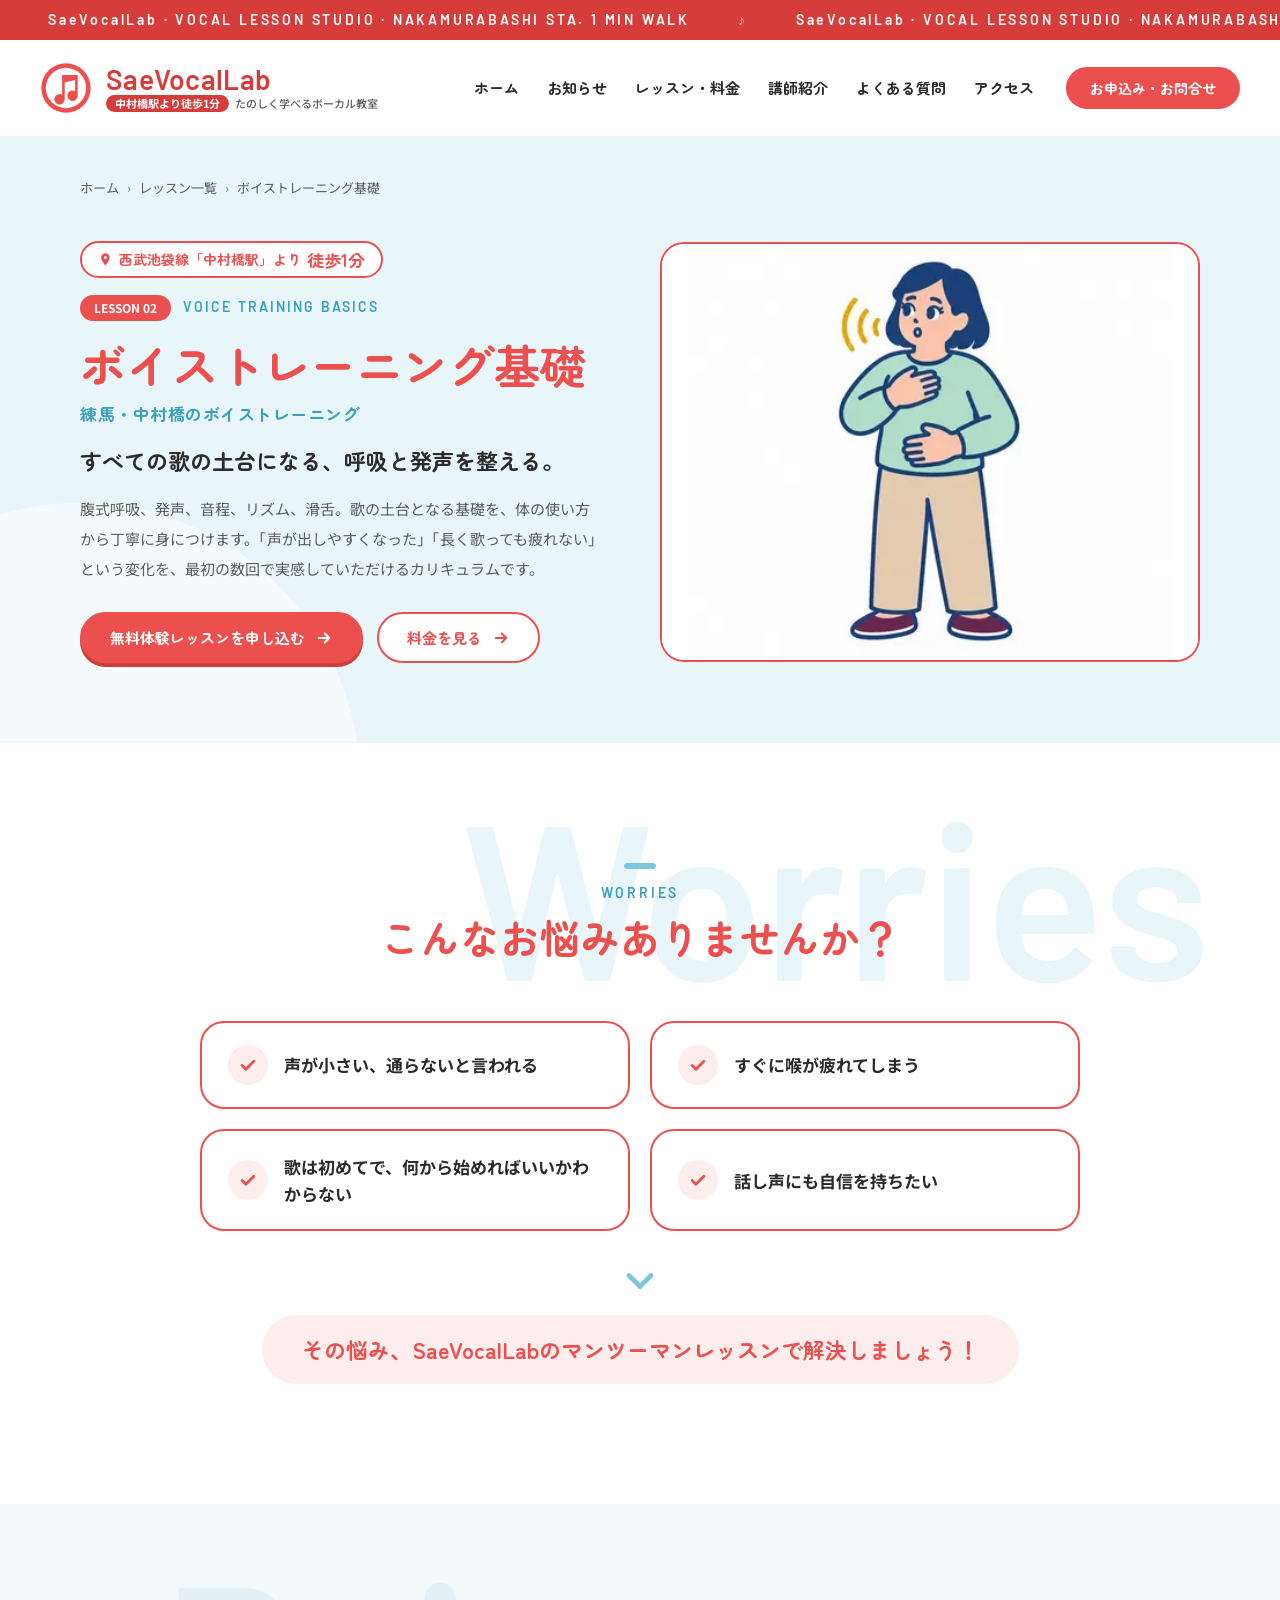
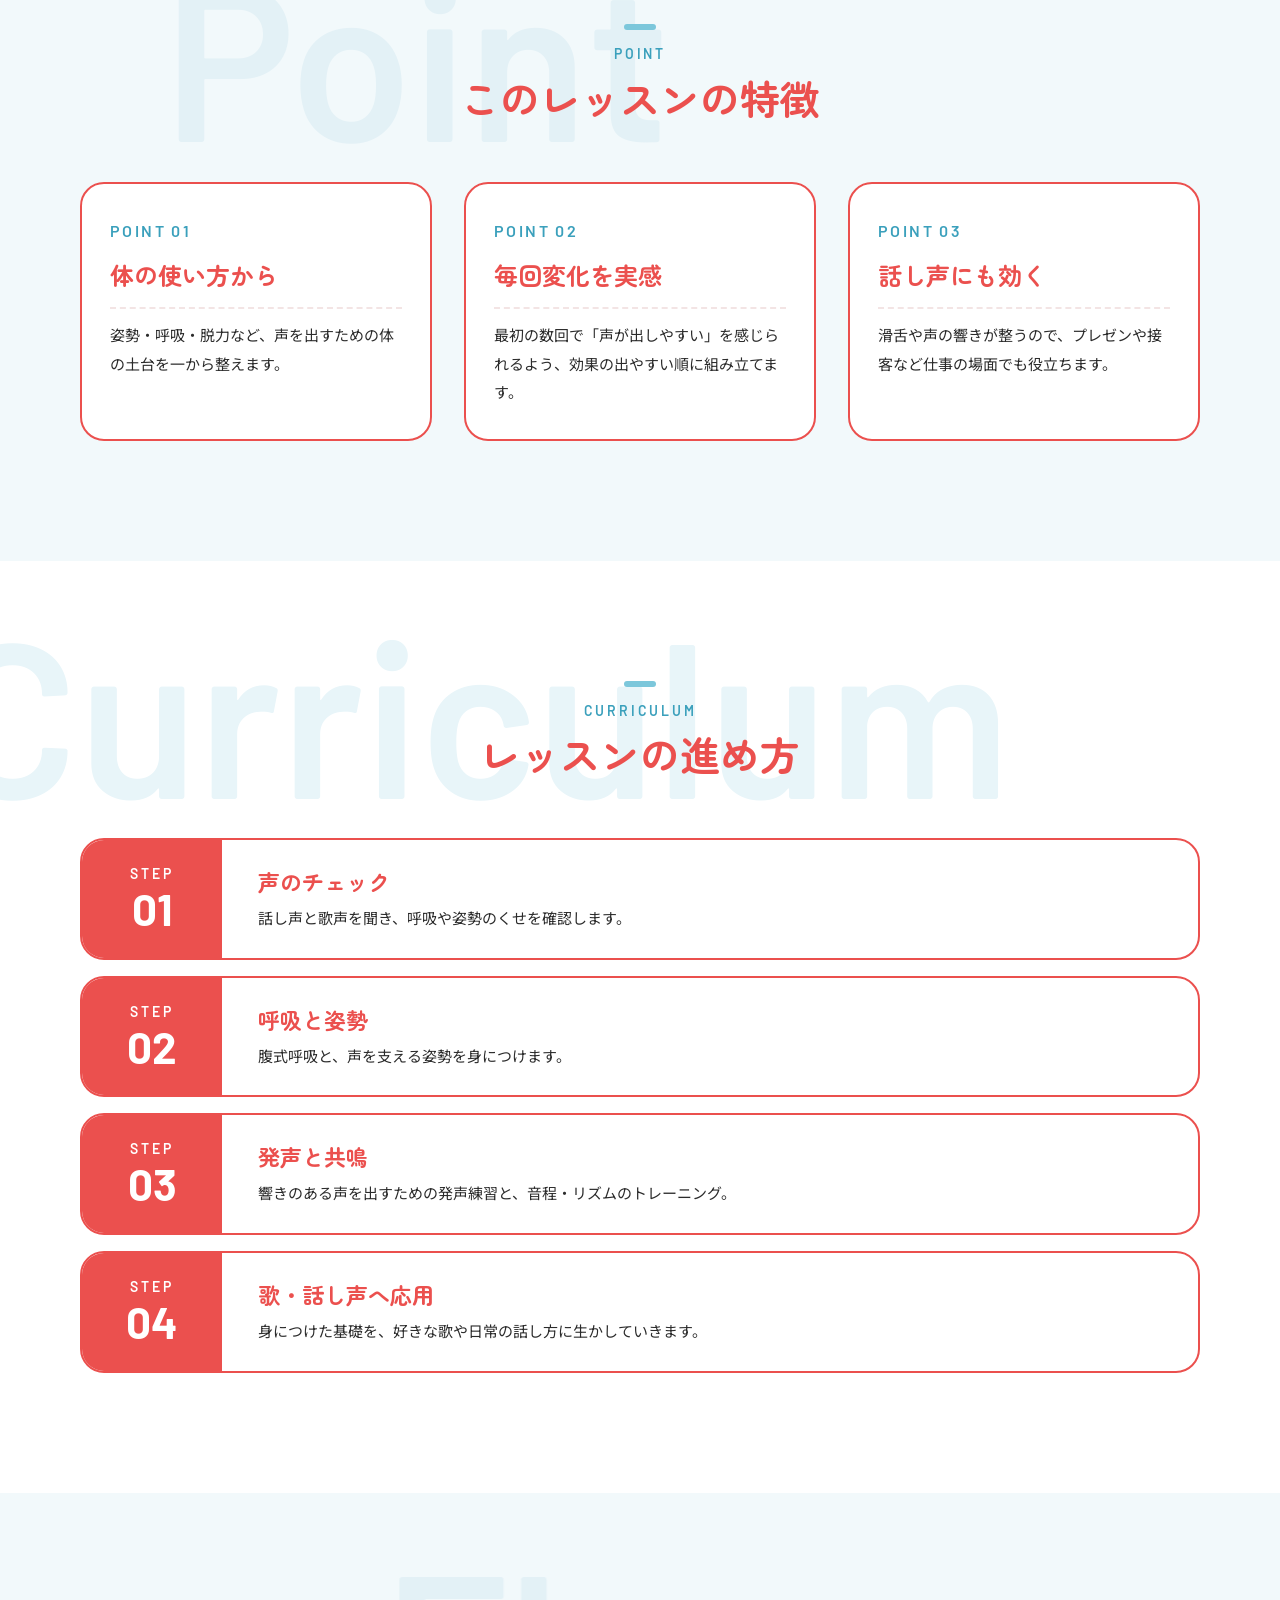
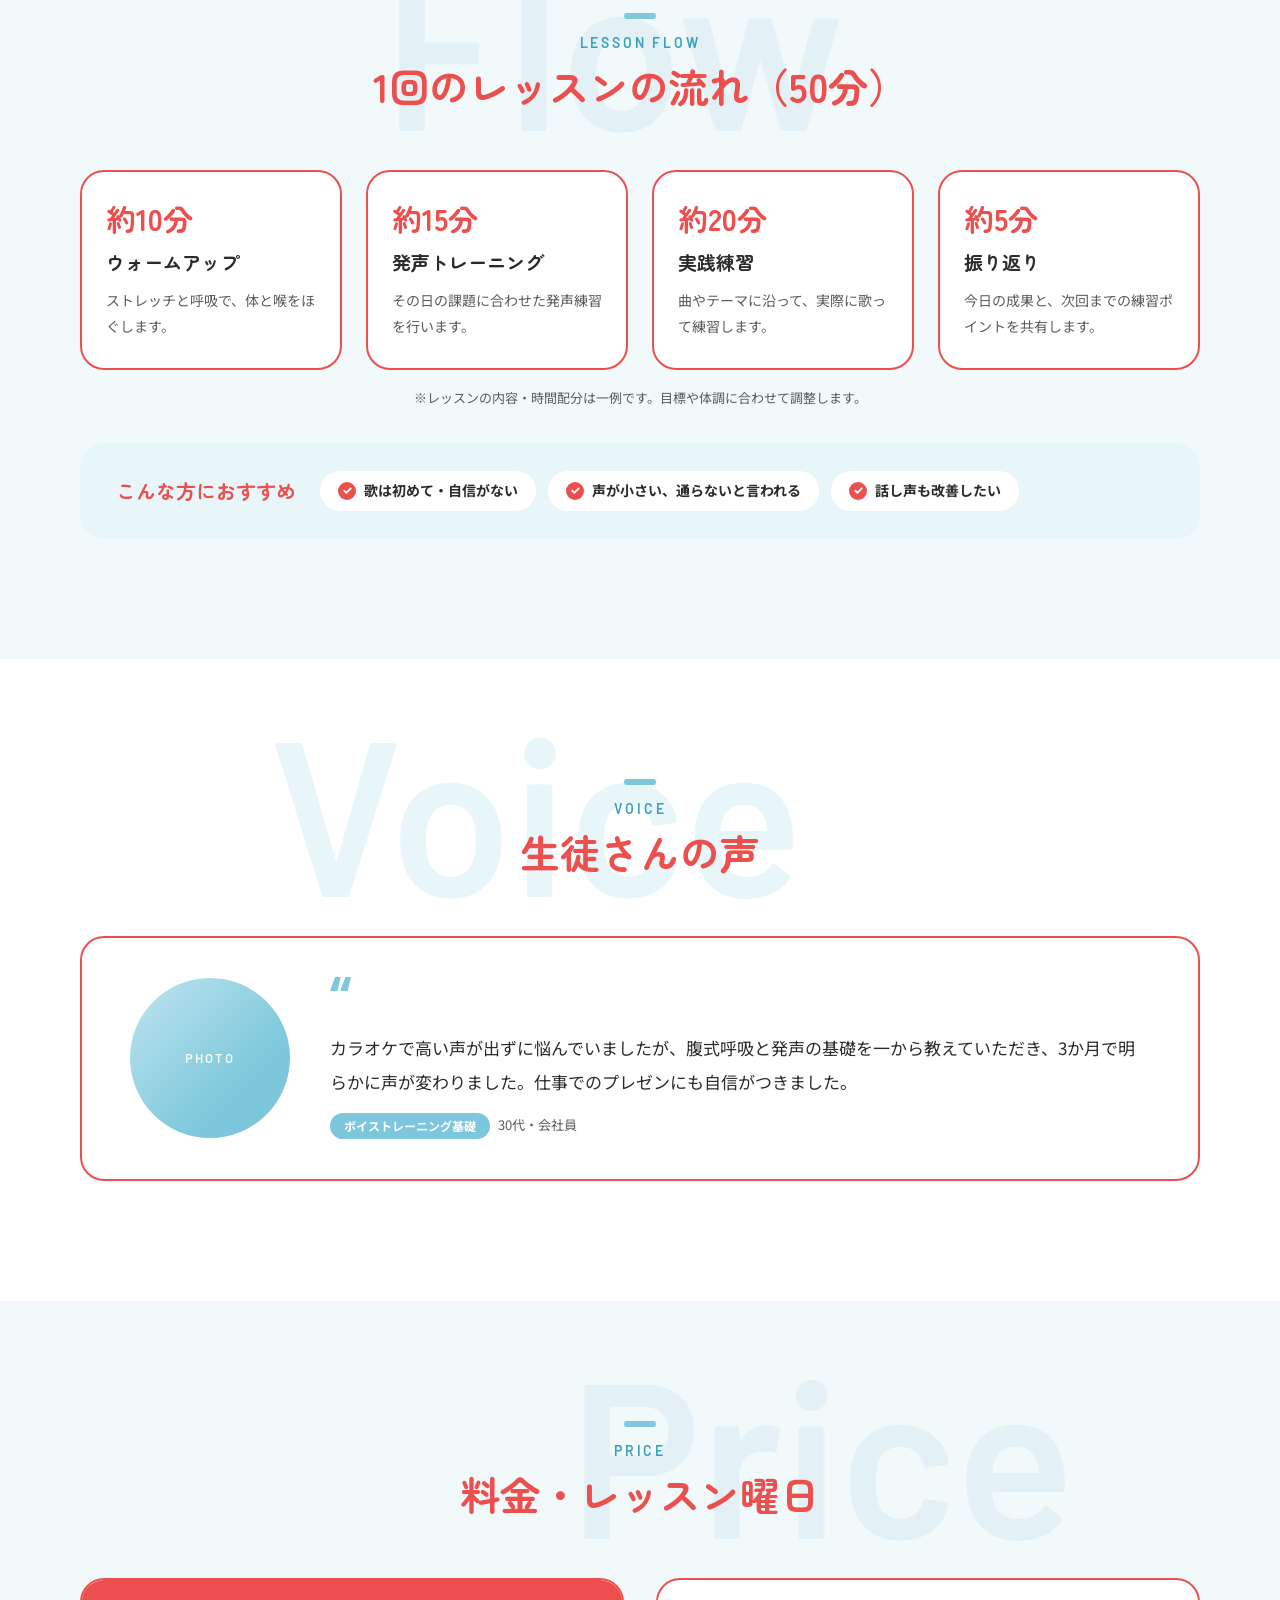
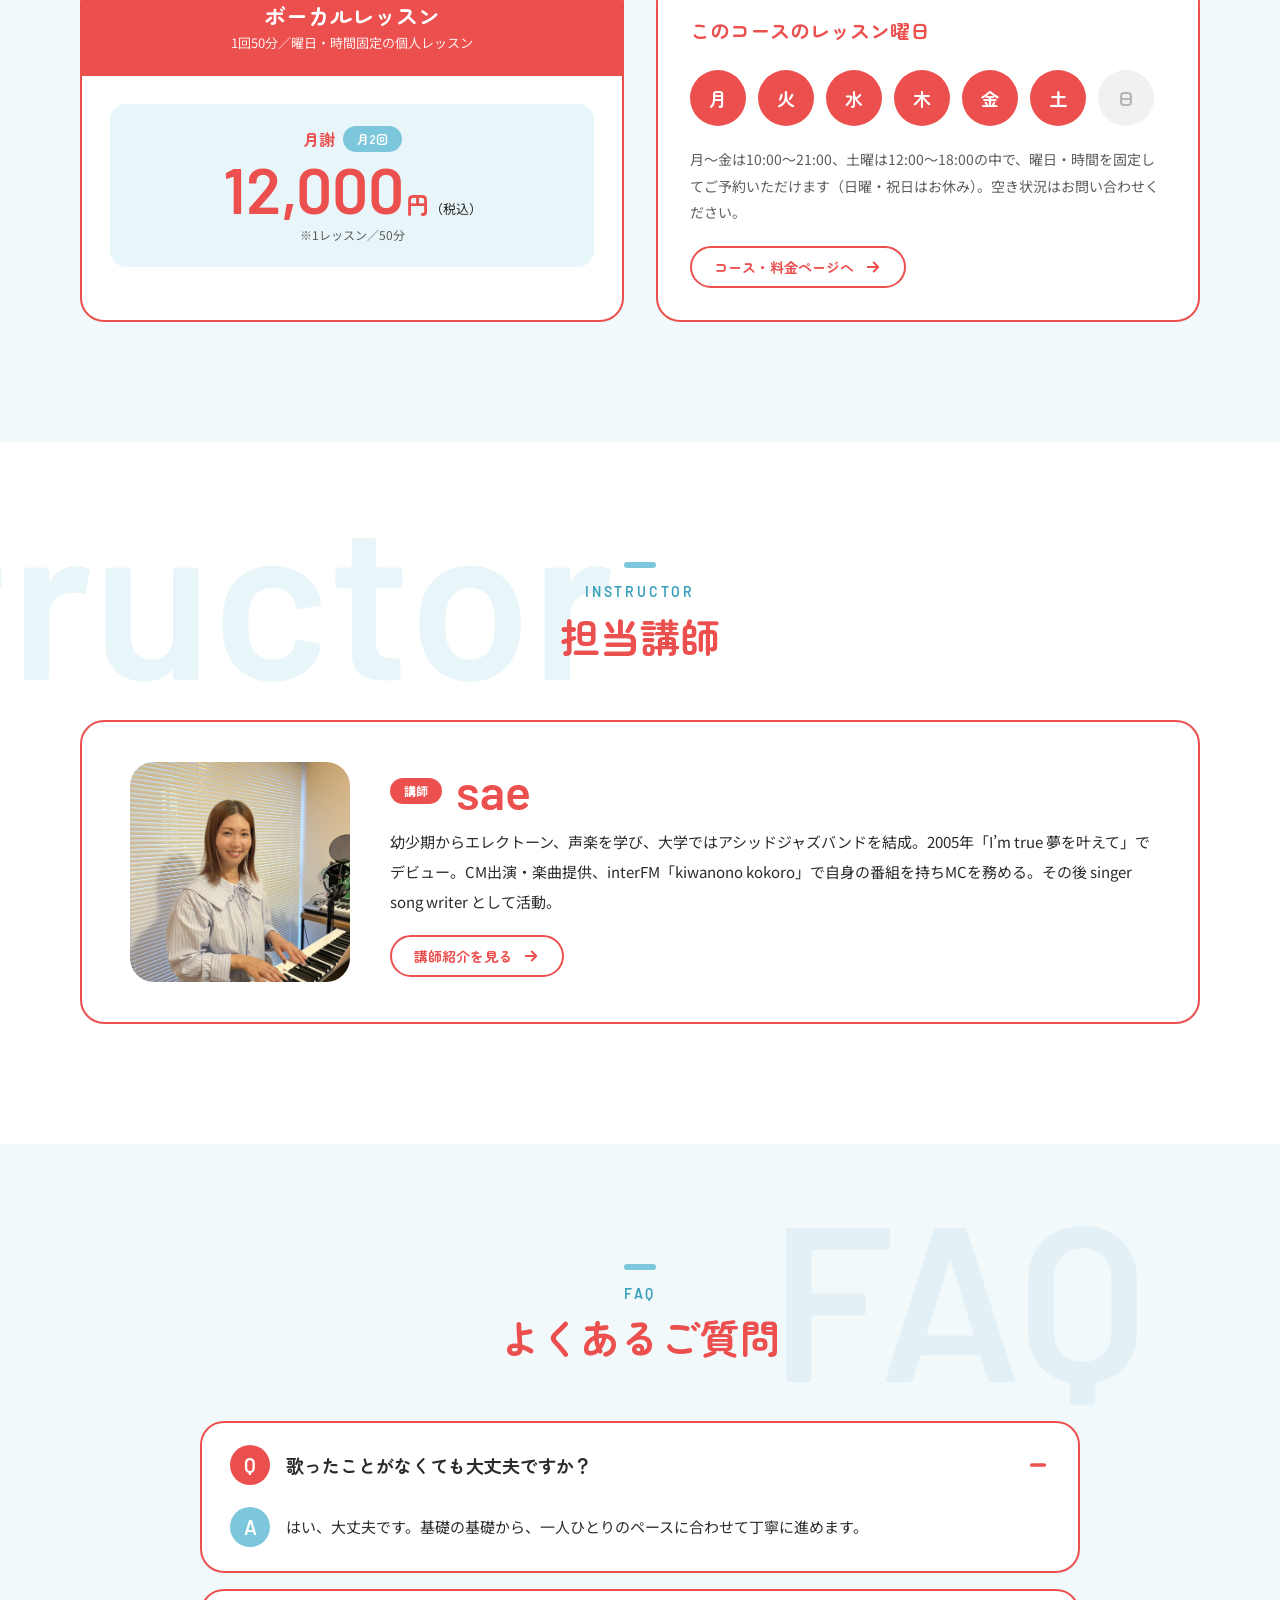
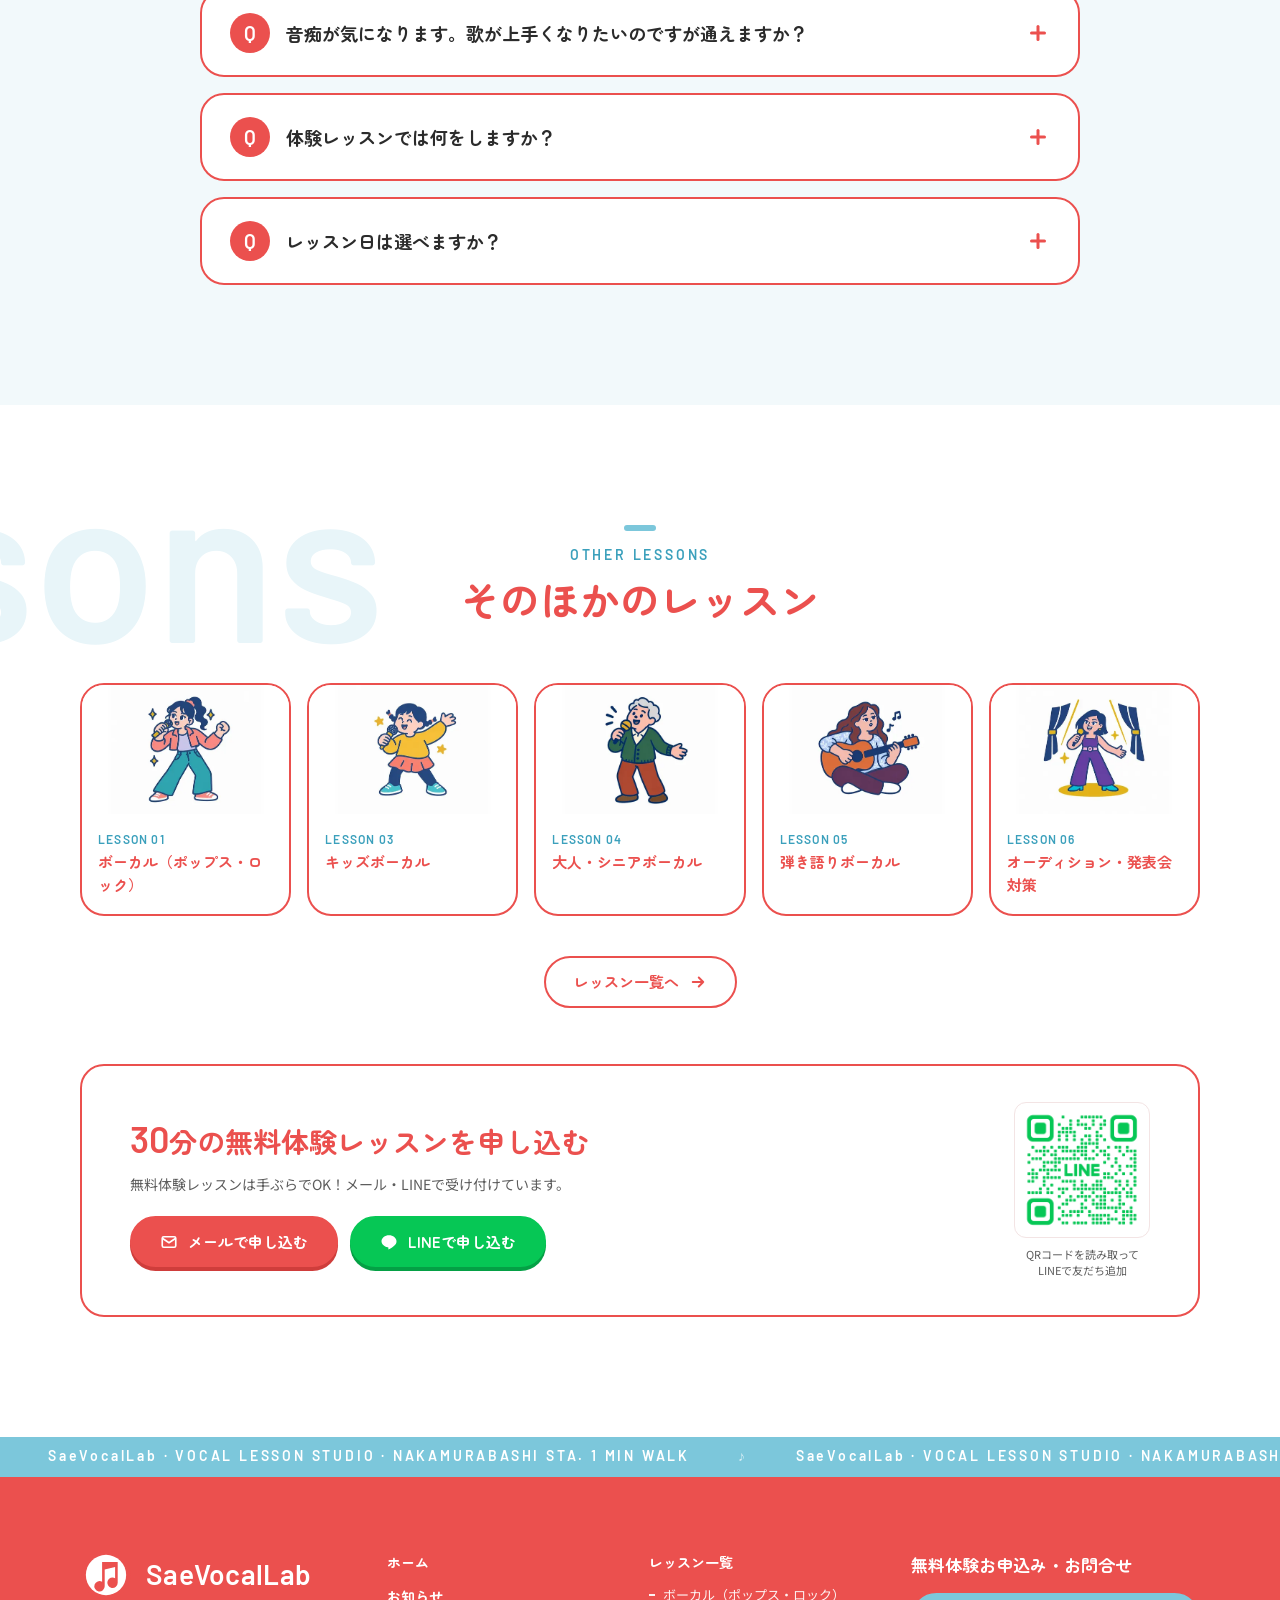
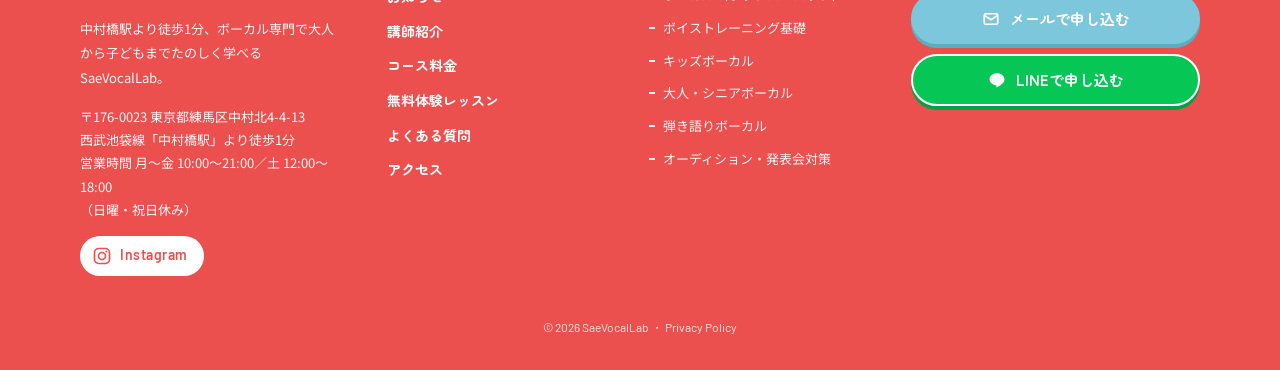
<file: lesson/voice-training.html>
<!DOCTYPE html>
<html lang="ja">
<head>
<meta charset="UTF-8">
<meta name="viewport" content="width=device-width, initial-scale=1">
<title>練馬・中村橋のボイストレーニング｜SaeVocalLab</title>
<meta name="description" content="練馬区・西武池袋線「中村橋駅」徒歩1分のボーカル教室SaeVocalLabの「ボイストレーニング基礎」コース。すべての歌の土台になる、呼吸と発声を整える。マンツーマンの個人レッスンで、30分の無料体験レッスン受付中。">
<meta property="og:title" content="練馬・中村橋のボイストレーニング｜SaeVocalLab">
<meta property="og:description" content="練馬区・西武池袋線「中村橋駅」徒歩1分のボーカル教室SaeVocalLabの「ボイストレーニング基礎」コース。すべての歌の土台になる、呼吸と発声を整える。マンツーマンの個人レッスンで、30分の無料体験レッスン受付中。">
<meta property="og:type" content="website">
<meta name="theme-color" content="#eb504e">
<link rel="icon" href="data:image/svg+xml,%3Csvg xmlns='http://www.w3.org/2000/svg' viewBox='0 0 80 80'%3E%3Ccircle cx='40' cy='40' r='38' fill='%23eb504e'/%3E%3Ccircle cx='40' cy='40' r='31' fill='%23fff'/%3E%3Cpath d='M34 20v30.4a8 8 0 1 0 4 6.9V31.6l16-4V45a8 8 0 1 0 4 6.9V20z' fill='%23eb504e'/%3E%3C/svg%3E">
<link rel="preconnect" href="https://fonts.googleapis.com">
<link rel="preconnect" href="https://fonts.gstatic.com" crossorigin>
<link rel="preload" as="style" href="https://fonts.googleapis.com/css2?family=Barlow:wght@500;600&family=Noto+Sans+JP:wght@400;500;700&family=Zen+Maru+Gothic:wght@500;700&display=swap">
<link href="https://fonts.googleapis.com/css2?family=Barlow:wght@500;600&family=Noto+Sans+JP:wght@400;500;700&family=Zen+Maru+Gothic:wght@500;700&display=swap" rel="stylesheet" media="print" onload="this.media='all'">
<noscript><link href="https://fonts.googleapis.com/css2?family=Barlow:wght@500;600&family=Noto+Sans+JP:wght@400;500;700&family=Zen+Maru+Gothic:wght@500;700&display=swap" rel="stylesheet"></noscript>
<link rel="stylesheet" href="../assets/css/style.css?v=20261111psi">
<!-- SEO:START（tools/seo_build.py が自動生成。直接編集しないでください） -->
<link rel="canonical" href="https://saevocallab.co.jp/lesson/voice-training.html">
<meta property="og:url" content="https://saevocallab.co.jp/lesson/voice-training.html">
<meta property="og:image" content="https://saevocallab.co.jp/assets/img/lesson-voice-training.jpg">
<meta property="og:site_name" content="SaeVocalLab">
<meta property="og:locale" content="ja_JP">
<meta name="twitter:card" content="summary_large_image">
<link rel="apple-touch-icon" href="../assets/img/apple-touch-icon.png">
<script type="application/ld+json">
{
  "@context": "https://schema.org",
  "@graph": [
    {
      "@type": [
        "MusicSchool",
        "LocalBusiness"
      ],
      "@id": "https://saevocallab.co.jp/#school",
      "name": "SaeVocalLab",
      "alternateName": [
        "サエ ボーカル ラボ",
        "サエボーカルラボ"
      ],
      "description": "西武池袋線「中村橋駅」より徒歩1分のボーカル専門教室。子どもの習い事から大人・シニアの趣味まで、マンツーマンの個人レッスン。30分の無料体験レッスン受付中。",
      "url": "https://saevocallab.co.jp/",
      "logo": "https://saevocallab.co.jp/assets/img/logo.png",
      "image": "https://saevocallab.co.jp/assets/img/ogp.jpg",
      "address": {
        "@type": "PostalAddress",
        "postalCode": "176-0023",
        "addressCountry": "JP",
        "addressRegion": "東京都",
        "addressLocality": "練馬区",
        "streetAddress": "中村北4-4-13"
      },
      "geo": {
        "@type": "GeoCoordinates",
        "latitude": 35.735584,
        "longitude": 139.638275
      },
      "hasMap": "https://www.google.com/maps/search/?api=1&query=35.735584%2C139.638275",
      "knowsAbout": [
        "ボーカルレッスン",
        "ボイストレーニング",
        "発声",
        "キッズボーカル",
        "弾き語り",
        "オーディション対策",
        "音楽科受験対策",
        "子どもの習い事",
        "大人の習い事"
      ],
      "hasOfferCatalog": {
        "@type": "OfferCatalog",
        "name": "レッスン一覧",
        "itemListElement": [
          {
            "@type": "Offer",
            "itemOffered": {
              "@id": "https://saevocallab.co.jp/lesson/vocal.html#course"
            }
          },
          {
            "@type": "Offer",
            "itemOffered": {
              "@id": "https://saevocallab.co.jp/lesson/voice-training.html#course"
            }
          },
          {
            "@type": "Offer",
            "itemOffered": {
              "@id": "https://saevocallab.co.jp/lesson/kids.html#course"
            }
          },
          {
            "@type": "Offer",
            "itemOffered": {
              "@id": "https://saevocallab.co.jp/lesson/adult.html#course"
            }
          },
          {
            "@type": "Offer",
            "itemOffered": {
              "@id": "https://saevocallab.co.jp/lesson/sing-play.html#course"
            }
          },
          {
            "@type": "Offer",
            "itemOffered": {
              "@id": "https://saevocallab.co.jp/lesson/audition.html#course"
            }
          }
        ]
      },
      "areaServed": [
        {
          "@type": "AdministrativeArea",
          "name": "練馬区"
        }
      ],
      "openingHoursSpecification": [
        {
          "@type": "OpeningHoursSpecification",
          "dayOfWeek": [
            "Monday",
            "Tuesday",
            "Wednesday",
            "Thursday",
            "Friday"
          ],
          "opens": "10:00",
          "closes": "21:00"
        },
        {
          "@type": "OpeningHoursSpecification",
          "dayOfWeek": [
            "Saturday"
          ],
          "opens": "12:00",
          "closes": "18:00"
        }
      ],
      "makesOffer": {
        "@type": "Offer",
        "name": "ボーカルレッスン 月謝（月2回・1回50分）",
        "priceSpecification": {
          "@type": "UnitPriceSpecification",
          "price": 12000,
          "priceCurrency": "JPY",
          "unitText": "月",
          "valueAddedTaxIncluded": true
        }
      },
      "priceRange": "月謝 12,000円（税込）",
      "email": "ririkaman1113@gmail.com",
      "contactPoint": {
        "@type": "ContactPoint",
        "contactType": "無料体験レッスンのお申し込み・お問い合わせ",
        "availableLanguage": "ja",
        "email": "ririkaman1113@gmail.com",
        "url": "https://lin.ee/gzu6Sca"
      },
      "employee": {
        "@type": "Person",
        "name": "sae",
        "jobTitle": "ボーカル講師"
      }
    },
    {
      "@type": "WebSite",
      "@id": "https://saevocallab.co.jp/#website",
      "url": "https://saevocallab.co.jp/",
      "name": "SaeVocalLab",
      "alternateName": [
        "サエ ボーカル ラボ",
        "サエボーカルラボ"
      ],
      "inLanguage": "ja",
      "publisher": {
        "@id": "https://saevocallab.co.jp/#school"
      }
    },
    {
      "@type": "WebPage",
      "@id": "https://saevocallab.co.jp/lesson/voice-training.html#webpage",
      "url": "https://saevocallab.co.jp/lesson/voice-training.html",
      "name": "練馬・中村橋のボイストレーニング｜SaeVocalLab",
      "isPartOf": {
        "@id": "https://saevocallab.co.jp/#website"
      },
      "about": {
        "@id": "https://saevocallab.co.jp/#school"
      },
      "inLanguage": "ja",
      "primaryImageOfPage": {
        "@type": "ImageObject",
        "url": "https://saevocallab.co.jp/assets/img/lesson-voice-training.jpg"
      },
      "description": "練馬区・西武池袋線「中村橋駅」徒歩1分のボーカル教室SaeVocalLabの「ボイストレーニング基礎」コース。すべての歌の土台になる、呼吸と発声を整える。マンツーマンの個人レッスンで、30分の無料体験レッスン受付中。",
      "mainEntity": {
        "@id": "https://saevocallab.co.jp/lesson/voice-training.html#course"
      }
    },
    {
      "@type": "BreadcrumbList",
      "itemListElement": [
        {
          "@type": "ListItem",
          "position": 1,
          "name": "ホーム",
          "item": "https://saevocallab.co.jp/"
        },
        {
          "@type": "ListItem",
          "position": 2,
          "name": "レッスン一覧",
          "item": "https://saevocallab.co.jp/#lesson"
        },
        {
          "@type": "ListItem",
          "position": 3,
          "name": "ボイストレーニング基礎",
          "item": "https://saevocallab.co.jp/lesson/voice-training.html"
        }
      ]
    },
    {
      "@type": "Course",
      "@id": "https://saevocallab.co.jp/lesson/voice-training.html#course",
      "name": "ボイストレーニング基礎練馬・中村橋のボイストレーニング",
      "description": "すべての歌の土台になる、呼吸と発声を整える。腹式呼吸、発声、音程、リズム、滑舌。歌の土台となる基礎を、体の使い方から丁寧に身につけます。「声が出しやすくなった」「長く歌っても疲れない」という変化を、最初の数回で実感していただけるカリキュラムです。",
      "url": "https://saevocallab.co.jp/lesson/voice-training.html",
      "image": "https://saevocallab.co.jp/assets/img/lesson-voice-training.jpg",
      "inLanguage": "ja",
      "provider": {
        "@id": "https://saevocallab.co.jp/#school"
      },
      "educationalLevel": "初心者から経験者まで",
      "about": "ボイストレーニング",
      "hasCourseInstance": {
        "@type": "CourseInstance",
        "courseMode": "onsite",
        "courseWorkload": "PT50M",
        "location": {
          "@type": "Place",
          "name": "SaeVocalLab",
          "address": {
            "@type": "PostalAddress",
            "postalCode": "176-0023",
            "addressCountry": "JP",
            "addressRegion": "東京都",
            "addressLocality": "練馬区",
            "streetAddress": "中村北4-4-13"
          }
        },
        "instructor": {
          "@type": "Person",
          "name": "sae"
        }
      },
      "offers": {
        "@type": "Offer",
        "category": "月謝",
        "price": 12000,
        "priceCurrency": "JPY",
        "url": "https://saevocallab.co.jp/lesson/voice-training.html"
      }
    }
  ]
}
</script>
<!-- SEO:END -->
</head>
<body>
<div class="marquee" aria-hidden="true"><div class="marquee__track"><span>SaeVocalLab · VOCAL LESSON STUDIO · NAKAMURABASHI STA. 1 MIN WALK</span><span>SaeVocalLab · VOCAL LESSON STUDIO · NAKAMURABASHI STA. 1 MIN WALK</span><span>SaeVocalLab · VOCAL LESSON STUDIO · NAKAMURABASHI STA. 1 MIN WALK</span><span>SaeVocalLab · VOCAL LESSON STUDIO · NAKAMURABASHI STA. 1 MIN WALK</span><span>SaeVocalLab · VOCAL LESSON STUDIO · NAKAMURABASHI STA. 1 MIN WALK</span><span>SaeVocalLab · VOCAL LESSON STUDIO · NAKAMURABASHI STA. 1 MIN WALK</span><span>SaeVocalLab · VOCAL LESSON STUDIO · NAKAMURABASHI STA. 1 MIN WALK</span><span>SaeVocalLab · VOCAL LESSON STUDIO · NAKAMURABASHI STA. 1 MIN WALK</span></div></div>
<header class="header">
  <div class="header__inner">
    <a class="brand" href="../"><svg class="brand__logo" viewBox="0 0 80 80" aria-hidden="true"><circle cx="40" cy="40" r="38" fill="#eb504e"/><circle cx="40" cy="40" r="31" fill="#fff"/><path d="M34 20v30.4a8 8 0 1 0 4 6.9V31.6l16-4V45a8 8 0 1 0 4 6.9V20z" fill="#eb504e"/></svg><span class="brand__name">SaeVocalLab<span class="brand__tag"><b>中村橋駅より徒歩1分</b>たのしく学べるボーカル教室</span></span></a>
    <nav class="gnav" aria-label="グローバルナビゲーション">
      <ul class="gnav__list"><li><a href="../">ホーム</a></li><li><a href="../#news">お知らせ</a></li><li><a href="../#lesson">レッスン・料金</a></li><li><a href="../#instructor">講師紹介</a></li><li><a href="../#faq">よくある質問</a></li><li><a href="../#access">アクセス</a></li></ul>
      <a class="btn btn--sm" href="../#contact">お申込み・お問合せ</a>
    </nav>
    <button class="menu-btn" type="button" aria-label="メニューを開く" aria-expanded="false" aria-controls="drawer"><span class="menu-btn__bars" aria-hidden="true"></span>Menu</button>
  </div>
</header>
<main>
<section class="page-hero">
  <div class="inner">
    <ol class="breadcrumb"><li><a href="../">ホーム</a></li><li><a href="../#lesson">レッスン一覧</a></li><li aria-current="page">ボイストレーニング基礎</li></ol>
    <div class="page-hero__grid">
      <div class="fade">
        <p class="station-chip"><svg class="ic-pin" viewBox="0 0 24 24" fill="currentColor" aria-hidden="true"><path d="M12 2a7 7 0 0 0-7 7c0 5.2 7 13 7 13s7-7.8 7-13a7 7 0 0 0-7-7zm0 9.5A2.5 2.5 0 1 1 12 6.5a2.5 2.5 0 0 1 0 5z"/></svg>西武池袋線「中村橋駅」より<b>徒歩1分</b></p>
        <p class="page-hero__label"><span class="pill pill--primary">LESSON 02</span><span class="en">Voice Training Basics</span></p>
        <h1 class="page-hero__title">ボイストレーニング基礎<span class="page-hero__title-sub">練馬・中村橋のボイストレーニング</span></h1>
        <p class="page-hero__lead">すべての歌の土台になる、呼吸と発声を整える。</p>
        <p class="page-hero__intro">腹式呼吸、発声、音程、リズム、滑舌。歌の土台となる基礎を、体の使い方から丁寧に身につけます。「声が出しやすくなった」「長く歌っても疲れない」という変化を、最初の数回で実感していただけるカリキュラムです。</p>
        <div class="page-hero__btns">
          <a class="btn" href="#cta">無料体験レッスンを申し込む<svg class="arrow" viewBox="0 0 24 24" fill="none" stroke="currentColor" stroke-width="2.6" stroke-linecap="round" stroke-linejoin="round" aria-hidden="true"><path d="M5 12h14M13 6l6 6-6 6"/></svg></a>
          <a class="btn btn--ghost" href="#price">料金を見る<svg class="arrow" viewBox="0 0 24 24" fill="none" stroke="currentColor" stroke-width="2.6" stroke-linecap="round" stroke-linejoin="round" aria-hidden="true"><path d="M5 12h14M13 6l6 6-6 6"/></svg></a>
        </div>
      </div>
      <div class="page-hero__photo fade"><picture><source media="(max-width:960px)" type="image/webp" srcset="../assets/img/sp/lesson-voice-training.webp" width="640" height="360"><img src="../assets/img/lesson-voice-training.jpg" alt="中村橋のボーカル教室 SaeVocalLab「ボイストレーニング基礎」のレッスンイメージ" width="960" height="540" fetchpriority="high"></picture></div>
    </div>
  </div>
</section>

<section class="section">
  <span class="watermark watermark--r" aria-hidden="true">Worries</span>
  <div class="inner">
    <div class="sec-head fade"><span class="sec-head__bar"></span><span class="sec-head__en">Worries</span><h2 class="sec-head__ja">こんなお悩みありませんか？</h2></div>
    <ul class="worry-grid"><li class="card worry fade"><span class="worry__ic"><svg viewBox="0 0 24 24" fill="none" stroke="#eb504e" stroke-width="3.4" stroke-linecap="round" stroke-linejoin="round" aria-hidden="true"><path d="M5 12.5l4.5 4.5L19 7.5"/></svg></span>声が小さい、通らないと言われる</li><li class="card worry fade"><span class="worry__ic"><svg viewBox="0 0 24 24" fill="none" stroke="#eb504e" stroke-width="3.4" stroke-linecap="round" stroke-linejoin="round" aria-hidden="true"><path d="M5 12.5l4.5 4.5L19 7.5"/></svg></span>すぐに喉が疲れてしまう</li><li class="card worry fade"><span class="worry__ic"><svg viewBox="0 0 24 24" fill="none" stroke="#eb504e" stroke-width="3.4" stroke-linecap="round" stroke-linejoin="round" aria-hidden="true"><path d="M5 12.5l4.5 4.5L19 7.5"/></svg></span>歌は初めてで、何から始めればいいかわからない</li><li class="card worry fade"><span class="worry__ic"><svg viewBox="0 0 24 24" fill="none" stroke="#eb504e" stroke-width="3.4" stroke-linecap="round" stroke-linejoin="round" aria-hidden="true"><path d="M5 12.5l4.5 4.5L19 7.5"/></svg></span>話し声にも自信を持ちたい</li></ul>
    <div class="solve fade">
      <svg class="solve__arrow" viewBox="0 0 24 24" fill="none" stroke="currentColor" stroke-width="2.6" stroke-linecap="round" stroke-linejoin="round" aria-hidden="true"><path d="M6 9l6 6 6-6"/></svg>
      <p class="solve__pill">その悩み、SaeVocalLabのマンツーマンレッスンで解決しましょう！</p>
    </div>
  </div>
</section>

<section class="section section--alt">
  <span class="watermark watermark--l" aria-hidden="true">Point</span>
  <div class="inner">
    <div class="sec-head fade"><span class="sec-head__bar"></span><span class="sec-head__en">Point</span><h2 class="sec-head__ja">このレッスンの特徴</h2></div>
    <div class="point-grid"><div class="card point fade"><p class="point__no">POINT 01</p><h3 class="point__ttl">体の使い方から</h3><p class="point__text">姿勢・呼吸・脱力など、声を出すための体の土台を一から整えます。</p></div><div class="card point fade"><p class="point__no">POINT 02</p><h3 class="point__ttl">毎回変化を実感</h3><p class="point__text">最初の数回で「声が出しやすい」を感じられるよう、効果の出やすい順に組み立てます。</p></div><div class="card point fade"><p class="point__no">POINT 03</p><h3 class="point__ttl">話し声にも効く</h3><p class="point__text">滑舌や声の響きが整うので、プレゼンや接客など仕事の場面でも役立ちます。</p></div></div>
  </div>
</section>

<section class="section">
  <span class="watermark watermark--r" aria-hidden="true">Curriculum</span>
  <div class="inner">
    <div class="sec-head fade"><span class="sec-head__bar"></span><span class="sec-head__en">Curriculum</span><h2 class="sec-head__ja">レッスンの進め方</h2></div>
    <ol class="steps"><li class="card step fade"><div class="step__badge"><small>STEP</small><b>01</b></div><div class="step__body"><h3 class="step__ttl">声のチェック</h3><p class="step__text">話し声と歌声を聞き、呼吸や姿勢のくせを確認します。</p></div></li><li class="card step fade"><div class="step__badge"><small>STEP</small><b>02</b></div><div class="step__body"><h3 class="step__ttl">呼吸と姿勢</h3><p class="step__text">腹式呼吸と、声を支える姿勢を身につけます。</p></div></li><li class="card step fade"><div class="step__badge"><small>STEP</small><b>03</b></div><div class="step__body"><h3 class="step__ttl">発声と共鳴</h3><p class="step__text">響きのある声を出すための発声練習と、音程・リズムのトレーニング。</p></div></li><li class="card step fade"><div class="step__badge"><small>STEP</small><b>04</b></div><div class="step__body"><h3 class="step__ttl">歌・話し声へ応用</h3><p class="step__text">身につけた基礎を、好きな歌や日常の話し方に生かしていきます。</p></div></li></ol>
  </div>
</section>

<section class="section section--alt">
  <span class="watermark watermark--l" aria-hidden="true">Flow</span>
  <div class="inner">
    <div class="sec-head fade"><span class="sec-head__bar"></span><span class="sec-head__en">Lesson Flow</span><h2 class="sec-head__ja">1回のレッスンの流れ（50分）</h2></div>
    <div class="flow-grid"><div class="card flow fade"><p class="flow__min">約10分</p><h3 class="flow__ttl">ウォームアップ</h3><p class="flow__text">ストレッチと呼吸で、体と喉をほぐします。</p></div><div class="card flow fade"><p class="flow__min">約15分</p><h3 class="flow__ttl">発声トレーニング</h3><p class="flow__text">その日の課題に合わせた発声練習を行います。</p></div><div class="card flow fade"><p class="flow__min">約20分</p><h3 class="flow__ttl">実践練習</h3><p class="flow__text">曲やテーマに沿って、実際に歌って練習します。</p></div><div class="card flow fade"><p class="flow__min">約5分</p><h3 class="flow__ttl">振り返り</h3><p class="flow__text">今日の成果と、次回までの練習ポイントを共有します。</p></div></div>
    <p class="note">※レッスンの内容・時間配分は一例です。目標や体調に合わせて調整します。</p>
    <div class="fitbar fade"><p class="fitbar__ttl">こんな方におすすめ</p><ul><li><span class="check"><svg viewBox="0 0 24 24" fill="none" stroke="#fff" stroke-width="4" stroke-linecap="round" stroke-linejoin="round"><path d="M5 12.5l4.5 4.5L19 7.5"/></svg></span>歌は初めて・自信がない</li><li><span class="check"><svg viewBox="0 0 24 24" fill="none" stroke="#fff" stroke-width="4" stroke-linecap="round" stroke-linejoin="round"><path d="M5 12.5l4.5 4.5L19 7.5"/></svg></span>声が小さい、通らないと言われる</li><li><span class="check"><svg viewBox="0 0 24 24" fill="none" stroke="#fff" stroke-width="4" stroke-linecap="round" stroke-linejoin="round"><path d="M5 12.5l4.5 4.5L19 7.5"/></svg></span>話し声も改善したい</li></ul></div>
  </div>
</section>

<section class="section">
  <span class="watermark watermark--r" aria-hidden="true">Voice</span>
  <div class="inner">
    <div class="sec-head fade"><span class="sec-head__bar"></span><span class="sec-head__en">Voice</span><h2 class="sec-head__ja">生徒さんの声</h2></div>
    <figure class="card voice-one fade">
      <div class="ph ph--accent voice-one__ph"><span>PHOTO</span></div>
      <div>
        <span class="voice-card__q" aria-hidden="true">“</span>
        <blockquote class="voice-card__text" style="margin:0 0 14px">カラオケで高い声が出ずに悩んでいましたが、腹式呼吸と発声の基礎を一から教えていただき、3か月で明らかに声が変わりました。仕事でのプレゼンにも自信がつきました。</blockquote>
        <figcaption class="voice-card__meta" style="border:0;padding:0"><span class="pill">ボイストレーニング基礎</span><span class="voice-card__who">30代・会社員</span></figcaption>
      </div>
    </figure>
  </div>
</section>

<section class="section section--alt" id="price">
  <span class="watermark watermark--l" aria-hidden="true">Price</span>
  <div class="inner">
    <div class="sec-head fade"><span class="sec-head__bar"></span><span class="sec-head__en">Price</span><h2 class="sec-head__ja">料金・レッスン曜日</h2></div>
    <div class="price2">
      <div class="card price-card fade">
  <div class="price-card__band"><h3>ボーカルレッスン</h3><p>1回50分／曜日・時間固定の個人レッスン</p></div>
  <div class="price-card__body">
    
    <div class="price-box">
      <p class="price-box__label">月謝 <span class="pill">月2回</span></p>
      <p class="price-box__amount">12,000<small>円</small><span>（税込）</span></p>
      <p class="price-box__note">※1レッスン／50分</p>
    </div>
    
  </div>
</div>
      <div class="card days-card fade">
        <h3>このコースのレッスン曜日</h3>
        <ul class="days"><li class="on" aria-label="月曜日：レッスンあり">月</li><li class="on" aria-label="火曜日：レッスンあり">火</li><li class="on" aria-label="水曜日：レッスンあり">水</li><li class="on" aria-label="木曜日：レッスンあり">木</li><li class="on" aria-label="金曜日：レッスンあり">金</li><li class="on" aria-label="土曜日：レッスンあり">土</li><li class="" aria-label="日曜日：お休み">日</li></ul>
        <p>月〜金は10:00〜21:00、土曜は12:00〜18:00の中で、曜日・時間を固定してご予約いただけます（日曜・祝日はお休み）。空き状況はお問い合わせください。</p>
        <a class="btn btn--ghost btn--sm" href="../#course">コース・料金ページへ<svg class="arrow" viewBox="0 0 24 24" fill="none" stroke="currentColor" stroke-width="2.6" stroke-linecap="round" stroke-linejoin="round" aria-hidden="true"><path d="M5 12h14M13 6l6 6-6 6"/></svg></a>
      </div>
    </div>
  </div>
</section>

<section class="section">
  <span class="watermark watermark--r" aria-hidden="true">Instructor</span>
  <div class="inner">
    <div class="sec-head fade"><span class="sec-head__bar"></span><span class="sec-head__en">Instructor</span><h2 class="sec-head__ja">担当講師</h2></div>
    <div class="card teacher fade">
      <div class="teacher__ph"><img src="../assets/img/instructor-sae-2610d.jpg" alt="ピアノを弾く講師 sae" width="1000" height="1333" loading="lazy"></div>
      <div class="teacher__body">
        <p class="instructor__name" style="margin:0"><span class="pill pill--primary">講師</span><b>sae</b></p>
        <p>幼少期からエレクトーン、声楽を学び、大学ではアシッドジャズバンドを結成。2005年「I’m true 夢を叶えて」でデビュー。CM出演・楽曲提供、interFM「kiwanono kokoro」で自身の番組を持ちMCを務める。その後 singer song writer として活動。</p>
        <a class="btn btn--ghost btn--sm" href="../#instructor">講師紹介を見る<svg class="arrow" viewBox="0 0 24 24" fill="none" stroke="currentColor" stroke-width="2.6" stroke-linecap="round" stroke-linejoin="round" aria-hidden="true"><path d="M5 12h14M13 6l6 6-6 6"/></svg></a>
      </div>
    </div>
  </div>
</section>

<section class="section section--alt">
  <span class="watermark watermark--l" aria-hidden="true">FAQ</span>
  <div class="inner">
    <div class="sec-head fade"><span class="sec-head__bar"></span><span class="sec-head__en">FAQ</span><h2 class="sec-head__ja">よくあるご質問</h2></div>
    <div class="faq"><div class="card faq__item fade is-open">
  <button class="faq__q" type="button" aria-expanded="true"><span class="faq__mark">Q</span>歌ったことがなくても大丈夫ですか？<span class="faq__toggle" aria-hidden="true"></span></button>
  <div class="faq__a"><div><div class="faq__a-in"><span class="faq__mark faq__mark--a">A</span><p>はい、大丈夫です。基礎の基礎から、一人ひとりのペースに合わせて丁寧に進めます。</p></div></div></div>
</div><div class="card faq__item fade">
  <button class="faq__q" type="button" aria-expanded="false"><span class="faq__mark">Q</span>音痴が気になります。歌が上手くなりたいのですが通えますか？<span class="faq__toggle" aria-hidden="true"></span></button>
  <div class="faq__a"><div><div class="faq__a-in"><span class="faq__mark faq__mark--a">A</span><p>はい、通えます。このコースでは、腹式呼吸や発声とあわせて音程・リズムも歌の土台として基礎から練習します。音程に自信がない方も、マンツーマンでご自分のペースに合わせて進められます。</p></div></div></div>
</div><div class="card faq__item fade">
  <button class="faq__q" type="button" aria-expanded="false"><span class="faq__mark">Q</span>体験レッスンでは何をしますか？<span class="faq__toggle" aria-hidden="true"></span></button>
  <div class="faq__a"><div><div class="faq__a-in"><span class="faq__mark faq__mark--a">A</span><p>30分で、カウンセリングと簡単な発声・歌唱を体験いただけます。手ぶらでお越しください。</p></div></div></div>
</div><div class="card faq__item fade">
  <button class="faq__q" type="button" aria-expanded="false"><span class="faq__mark">Q</span>レッスン日は選べますか？<span class="faq__toggle" aria-hidden="true"></span></button>
  <div class="faq__a"><div><div class="faq__a-in"><span class="faq__mark faq__mark--a">A</span><p>曜日・時間固定の個人レッスンです。月〜金は10:00〜21:00、土曜は12:00〜18:00の中から、ご都合に合わせてお選びいただけます（日曜・祝日はお休み）。</p></div></div></div>
</div></div>
  </div>
</section>

<section class="section">
  <span class="watermark watermark--r" aria-hidden="true">Lessons</span>
  <div class="inner">
    <div class="sec-head fade"><span class="sec-head__bar"></span><span class="sec-head__en">Other Lessons</span><h2 class="sec-head__ja">そのほかのレッスン</h2></div>
    <div class="others"><a class="card mini fade" href="vocal.html"><picture><source media="(max-width:960px)" type="image/webp" srcset="../assets/img/sp/lesson-vocal.webp" width="640" height="360"><img src="../assets/img/lesson-vocal.jpg" alt="" width="960" height="540" loading="lazy"></picture><div class="mini__body"><p class="mini__no">LESSON 01</p><p class="mini__ttl">ボーカル（ポップス・ロック）</p></div></a><a class="card mini fade" href="kids.html"><picture><source media="(max-width:960px)" type="image/webp" srcset="../assets/img/sp/lesson-kids.webp" width="640" height="360"><img src="../assets/img/lesson-kids.jpg" alt="" width="960" height="540" loading="lazy"></picture><div class="mini__body"><p class="mini__no">LESSON 03</p><p class="mini__ttl">キッズボーカル</p></div></a><a class="card mini fade" href="adult.html"><picture><source media="(max-width:960px)" type="image/webp" srcset="../assets/img/sp/lesson-adult.webp" width="640" height="360"><img src="../assets/img/lesson-adult.jpg" alt="" width="960" height="540" loading="lazy"></picture><div class="mini__body"><p class="mini__no">LESSON 04</p><p class="mini__ttl">大人・シニアボーカル</p></div></a><a class="card mini fade" href="sing-play.html"><picture><source media="(max-width:960px)" type="image/webp" srcset="../assets/img/sp/lesson-sing-play.webp" width="640" height="360"><img src="../assets/img/lesson-sing-play.jpg" alt="" width="960" height="540" loading="lazy"></picture><div class="mini__body"><p class="mini__no">LESSON 05</p><p class="mini__ttl">弾き語りボーカル</p></div></a><a class="card mini fade" href="audition.html"><picture><source media="(max-width:960px)" type="image/webp" srcset="../assets/img/sp/lesson-audition.webp" width="640" height="360"><img src="../assets/img/lesson-audition.jpg" alt="" width="960" height="540" loading="lazy"></picture><div class="mini__body"><p class="mini__no">LESSON 06</p><p class="mini__ttl">オーディション・発表会対策</p></div></a></div>
    <p class="center"><a class="btn btn--ghost" href="../#lesson">レッスン一覧へ<svg class="arrow" viewBox="0 0 24 24" fill="none" stroke="currentColor" stroke-width="2.6" stroke-linecap="round" stroke-linejoin="round" aria-hidden="true"><path d="M5 12h14M13 6l6 6-6 6"/></svg></a></p>
    <div id="cta"><div class="card cta fade">
  <div>
    <p class="cta__ttl"><em>30</em>分の無料体験レッスン<br class="sp-only">を申し込む</p>
    <p class="cta__lead">無料体験レッスンは手ぶらでOK！メール・LINEで受け付けています。</p>
    <div class="cta__btns">
      <a class="btn" href="mailto:ririkaman1113@gmail.com?subject=%E7%84%A1%E6%96%99%E4%BD%93%E9%A8%93%E3%83%AC%E3%83%83%E3%82%B9%E3%83%B3%E3%81%AE%E7%94%B3%E3%81%97%E8%BE%BC%E3%81%BF%EF%BC%88SaeVocalLab%EF%BC%89&amp;body=%E3%81%AF%E3%81%98%E3%82%81%E3%81%BE%E3%81%97%E3%81%A6%E3%80%82sae%20vocal%20LAB%E3%81%AE%E8%AC%9B%E5%B8%ABsae%E3%81%A7%E3%81%99%E3%80%82%0D%0A%E3%81%93%E3%81%AE%E5%BA%A6%E3%81%AF%E3%81%8A%E5%95%8F%E3%81%84%E5%90%88%E3%82%8F%E3%81%9B%E9%A0%82%E3%81%8D%E3%81%BE%E3%81%97%E3%81%A6%E8%AA%A0%E3%81%AB%E3%81%82%E3%82%8A%E3%81%8C%E3%81%A8%E3%81%86%E3%81%94%E3%81%96%E3%81%84%E3%81%BE%E3%81%99%E3%80%82%0D%0A%E5%BD%93%E3%82%B9%E3%82%AF%E3%83%BC%E3%83%AB%E3%81%A7%E3%81%AF%E3%80%8130%E5%88%86%E3%81%AE%E7%84%A1%E6%96%99%E4%BD%93%E9%A8%93%E3%83%AC%E3%83%83%E3%82%B9%E3%83%B3%E3%81%AE%E4%BA%88%E7%B4%84%E3%82%92%E6%89%BF%E3%81%A3%E3%81%A6%E3%81%8A%E3%82%8A%E3%81%BE%E3%81%99%E3%80%82%0D%0A%0D%0A%E4%BB%A5%E4%B8%8B%E3%81%AE%E5%86%85%E5%AE%B9%E3%82%92%E8%A8%98%E5%85%A5%E3%81%AE%E4%B8%8A%E3%81%8A%E9%80%81%E3%82%8A%E3%81%8F%E3%81%A0%E3%81%95%E3%81%84%E3%80%82%0D%0A%0D%0A1.%20%E3%81%8A%E5%90%8D%E5%89%8D%0D%0A2.%20%E3%81%94%E5%B9%B4%E9%BD%A2%0D%0A3.%20%E5%B8%8C%E6%9C%9B%E6%97%A5%E6%99%82%EF%BC%88%E7%AC%AC2%E5%B8%8C%E6%9C%9B%E3%81%BE%E3%81%A7%EF%BC%89%0D%0A%E3%83%BB%E7%AC%AC1%E5%B8%8C%E6%9C%9B%EF%BC%9A%0D%0A%E3%83%BB%E7%AC%AC2%E5%B8%8C%E6%9C%9B%EF%BC%9A%0D%0A%0D%0A%F0%9F%92%A1%20%E3%83%A1%E3%83%83%E3%82%BB%E3%83%BC%E3%82%B8%E7%A2%BA%E8%AA%8D%E5%BE%8C%E3%80%81%E9%A0%86%E6%AC%A1%E6%8B%85%E5%BD%93%E8%80%85%E3%82%88%E3%82%8A%E8%BF%94%E4%BF%A1%E3%81%84%E3%81%9F%E3%81%97%E3%81%BE%E3%81%99%E3%80%82%0D%0A%F0%9F%92%A1%20%E9%80%81%E4%BF%A1%E5%86%85%E5%AE%B9%E3%81%AF%E4%BB%96%E3%81%AE%E3%81%8A%E5%AE%A2%E6%A7%98%E3%81%AB%E3%81%AF%E5%85%AC%E9%96%8B%E3%81%95%E3%82%8C%E3%81%BE%E3%81%9B%E3%82%93%E3%81%AE%E3%81%A7%E3%81%94%E5%AE%89%E5%BF%83%E3%81%8F%E3%81%A0%E3%81%95%E3%81%84%E3%80%82%0D%0A%0D%0A%E3%81%94%E4%B8%8D%E6%98%8E%E3%81%AA%E7%82%B9%E3%81%8C%E3%81%82%E3%82%8C%E3%81%B0%E3%80%81%E3%81%8A%E6%B0%97%E8%BB%BD%E3%81%AB%E3%81%94%E9%80%A3%E7%B5%A1%E3%81%8F%E3%81%A0%E3%81%95%E3%81%84%E3%81%BE%E3%81%9B%E2%99%AA%0D%0A%E3%81%8A%E4%BC%9A%E3%81%84%E3%81%A7%E3%81%8D%E3%82%8B%E3%81%AE%E3%82%92%E6%A5%BD%E3%81%97%E3%81%BF%E3%81%AB%E3%81%97%E3%81%A6%E3%81%8A%E3%82%8A%E3%81%BE%E3%81%99%EF%BC%81%0D%0A%0D%0A%E3%81%A9%E3%81%86%E3%81%9E%E3%82%88%E3%82%8D%E3%81%97%E3%81%8F%E3%81%8A%E9%A1%98%E3%81%84%E8%87%B4%E3%81%97%E3%81%BE%E3%81%99%E3%80%82%0D%0A"><svg viewBox="0 0 24 24" fill="none" stroke="currentColor" stroke-width="2.2" stroke-linejoin="round" aria-hidden="true"><rect x="3" y="5" width="18" height="14" rx="2"/><path d="M3 7l9 6 9-6"/></svg>メールで申し込む</a>
      <a class="btn btn--line" href="https://lin.ee/gzu6Sca" target="_blank" rel="noopener"><svg viewBox="0 0 24 24" fill="currentColor" aria-hidden="true"><path d="M12 3C6.5 3 2 6.6 2 11c0 3.9 3.5 7.2 8.3 7.9.3.1.8.2.9.5.1.3.1.7 0 1l-.1.9c0 .3-.2 1 .9.5s6-3.5 8.2-6.1c1.5-1.6 1.8-3.1 1.8-4.7C22 6.6 17.5 3 12 3z"/></svg>LINEで申し込む</a>
    </div>
  </div>
  <div class="qr qr--img"><img src="../assets/img/line-qr.png" alt="SaeVocalLab LINE公式アカウントの友だち追加用QRコード" width="540" height="540" loading="lazy"><span>QRコードを読み取って<br>LINEで友だち追加</span></div>
</div>
</div>
  </div>
</section>
</main>
<div class="marquee marquee--accent" aria-hidden="true"><div class="marquee__track"><span>SaeVocalLab · VOCAL LESSON STUDIO · NAKAMURABASHI STA. 1 MIN WALK</span><span>SaeVocalLab · VOCAL LESSON STUDIO · NAKAMURABASHI STA. 1 MIN WALK</span><span>SaeVocalLab · VOCAL LESSON STUDIO · NAKAMURABASHI STA. 1 MIN WALK</span><span>SaeVocalLab · VOCAL LESSON STUDIO · NAKAMURABASHI STA. 1 MIN WALK</span><span>SaeVocalLab · VOCAL LESSON STUDIO · NAKAMURABASHI STA. 1 MIN WALK</span><span>SaeVocalLab · VOCAL LESSON STUDIO · NAKAMURABASHI STA. 1 MIN WALK</span><span>SaeVocalLab · VOCAL LESSON STUDIO · NAKAMURABASHI STA. 1 MIN WALK</span><span>SaeVocalLab · VOCAL LESSON STUDIO · NAKAMURABASHI STA. 1 MIN WALK</span></div></div>
<footer class="footer">
  <div class="inner">
    <div class="footer__top">
      <div class="footer__brand">
        <a class="brand" href="../"><svg class="brand__logo" viewBox="0 0 80 80" aria-hidden="true"><circle cx="40" cy="40" r="38" fill="#eb504e"/><circle cx="40" cy="40" r="31" fill="#fff"/><path d="M34 20v30.4a8 8 0 1 0 4 6.9V31.6l16-4V45a8 8 0 1 0 4 6.9V20z" fill="#eb504e"/></svg><span class="brand__name">SaeVocalLab</span></a>
        <p class="footer__desc">中村橋駅より徒歩1分、ボーカル専門で大人から子どもまでたのしく学べる SaeVocalLab。</p>
        <address class="footer__addr">〒176-0023 東京都練馬区中村北4-4-13<br>西武池袋線「中村橋駅」より徒歩1分<br>営業時間 月〜金 10:00〜21:00／土 12:00〜18:00<br>（日曜・祝日休み）</address>
        <div class="sns"><a class="sns__ig" href="#" target="_blank" rel="noopener" aria-label="SaeVocalLab の Instagram"><svg viewBox="0 0 24 24" fill="none" stroke="currentColor" stroke-width="2" aria-hidden="true"><rect x="3" y="3" width="18" height="18" rx="5"/><circle cx="12" cy="12" r="4.2"/><circle cx="17.4" cy="6.6" r="1.1" fill="currentColor" stroke="none"/></svg><span>Instagram</span></a></div>
      </div>
      <ul class="footer__nav">
        <li><a href="../">ホーム</a></li>
        <li><a href="../#news">お知らせ</a></li>
        <li><a href="../#instructor">講師紹介</a></li>
        <li><a href="../#course">コース料金</a></li>
        <li><a href="../#contact">無料体験レッスン</a></li>
        <li><a href="../#faq">よくある質問</a></li>
        <li><a href="../#access">アクセス</a></li>
      </ul>
      <ul class="footer__nav">
        <li><a href="../#lesson">レッスン一覧</a></li>
        <li class="sub"><a href="../lesson/vocal.html">ボーカル（ポップス・ロック）</a></li><li class="sub"><a href="../lesson/voice-training.html">ボイストレーニング基礎</a></li><li class="sub"><a href="../lesson/kids.html">キッズボーカル</a></li><li class="sub"><a href="../lesson/adult.html">大人・シニアボーカル</a></li><li class="sub"><a href="../lesson/sing-play.html">弾き語りボーカル</a></li><li class="sub"><a href="../lesson/audition.html">オーディション・発表会対策</a></li>
      </ul>
      <div class="footer__cta">
        <p class="footer__cta-ttl">無料体験お申込み・お問合せ</p>
        <a class="btn btn--accent" href="mailto:ririkaman1113@gmail.com?subject=%E7%84%A1%E6%96%99%E4%BD%93%E9%A8%93%E3%83%AC%E3%83%83%E3%82%B9%E3%83%B3%E3%81%AE%E7%94%B3%E3%81%97%E8%BE%BC%E3%81%BF%EF%BC%88SaeVocalLab%EF%BC%89&amp;body=%E3%81%AF%E3%81%98%E3%82%81%E3%81%BE%E3%81%97%E3%81%A6%E3%80%82sae%20vocal%20LAB%E3%81%AE%E8%AC%9B%E5%B8%ABsae%E3%81%A7%E3%81%99%E3%80%82%0D%0A%E3%81%93%E3%81%AE%E5%BA%A6%E3%81%AF%E3%81%8A%E5%95%8F%E3%81%84%E5%90%88%E3%82%8F%E3%81%9B%E9%A0%82%E3%81%8D%E3%81%BE%E3%81%97%E3%81%A6%E8%AA%A0%E3%81%AB%E3%81%82%E3%82%8A%E3%81%8C%E3%81%A8%E3%81%86%E3%81%94%E3%81%96%E3%81%84%E3%81%BE%E3%81%99%E3%80%82%0D%0A%E5%BD%93%E3%82%B9%E3%82%AF%E3%83%BC%E3%83%AB%E3%81%A7%E3%81%AF%E3%80%8130%E5%88%86%E3%81%AE%E7%84%A1%E6%96%99%E4%BD%93%E9%A8%93%E3%83%AC%E3%83%83%E3%82%B9%E3%83%B3%E3%81%AE%E4%BA%88%E7%B4%84%E3%82%92%E6%89%BF%E3%81%A3%E3%81%A6%E3%81%8A%E3%82%8A%E3%81%BE%E3%81%99%E3%80%82%0D%0A%0D%0A%E4%BB%A5%E4%B8%8B%E3%81%AE%E5%86%85%E5%AE%B9%E3%82%92%E8%A8%98%E5%85%A5%E3%81%AE%E4%B8%8A%E3%81%8A%E9%80%81%E3%82%8A%E3%81%8F%E3%81%A0%E3%81%95%E3%81%84%E3%80%82%0D%0A%0D%0A1.%20%E3%81%8A%E5%90%8D%E5%89%8D%0D%0A2.%20%E3%81%94%E5%B9%B4%E9%BD%A2%0D%0A3.%20%E5%B8%8C%E6%9C%9B%E6%97%A5%E6%99%82%EF%BC%88%E7%AC%AC2%E5%B8%8C%E6%9C%9B%E3%81%BE%E3%81%A7%EF%BC%89%0D%0A%E3%83%BB%E7%AC%AC1%E5%B8%8C%E6%9C%9B%EF%BC%9A%0D%0A%E3%83%BB%E7%AC%AC2%E5%B8%8C%E6%9C%9B%EF%BC%9A%0D%0A%0D%0A%F0%9F%92%A1%20%E3%83%A1%E3%83%83%E3%82%BB%E3%83%BC%E3%82%B8%E7%A2%BA%E8%AA%8D%E5%BE%8C%E3%80%81%E9%A0%86%E6%AC%A1%E6%8B%85%E5%BD%93%E8%80%85%E3%82%88%E3%82%8A%E8%BF%94%E4%BF%A1%E3%81%84%E3%81%9F%E3%81%97%E3%81%BE%E3%81%99%E3%80%82%0D%0A%F0%9F%92%A1%20%E9%80%81%E4%BF%A1%E5%86%85%E5%AE%B9%E3%81%AF%E4%BB%96%E3%81%AE%E3%81%8A%E5%AE%A2%E6%A7%98%E3%81%AB%E3%81%AF%E5%85%AC%E9%96%8B%E3%81%95%E3%82%8C%E3%81%BE%E3%81%9B%E3%82%93%E3%81%AE%E3%81%A7%E3%81%94%E5%AE%89%E5%BF%83%E3%81%8F%E3%81%A0%E3%81%95%E3%81%84%E3%80%82%0D%0A%0D%0A%E3%81%94%E4%B8%8D%E6%98%8E%E3%81%AA%E7%82%B9%E3%81%8C%E3%81%82%E3%82%8C%E3%81%B0%E3%80%81%E3%81%8A%E6%B0%97%E8%BB%BD%E3%81%AB%E3%81%94%E9%80%A3%E7%B5%A1%E3%81%8F%E3%81%A0%E3%81%95%E3%81%84%E3%81%BE%E3%81%9B%E2%99%AA%0D%0A%E3%81%8A%E4%BC%9A%E3%81%84%E3%81%A7%E3%81%8D%E3%82%8B%E3%81%AE%E3%82%92%E6%A5%BD%E3%81%97%E3%81%BF%E3%81%AB%E3%81%97%E3%81%A6%E3%81%8A%E3%82%8A%E3%81%BE%E3%81%99%EF%BC%81%0D%0A%0D%0A%E3%81%A9%E3%81%86%E3%81%9E%E3%82%88%E3%82%8D%E3%81%97%E3%81%8F%E3%81%8A%E9%A1%98%E3%81%84%E8%87%B4%E3%81%97%E3%81%BE%E3%81%99%E3%80%82%0D%0A"><svg viewBox="0 0 24 24" fill="none" stroke="currentColor" stroke-width="2.2" stroke-linejoin="round" aria-hidden="true"><rect x="3" y="5" width="18" height="14" rx="2"/><path d="M3 7l9 6 9-6"/></svg>メールで申し込む</a>
        <a class="btn btn--line" href="https://lin.ee/gzu6Sca" target="_blank" rel="noopener"><svg viewBox="0 0 24 24" fill="currentColor" aria-hidden="true"><path d="M12 3C6.5 3 2 6.6 2 11c0 3.9 3.5 7.2 8.3 7.9.3.1.8.2.9.5.1.3.1.7 0 1l-.1.9c0 .3-.2 1 .9.5s6-3.5 8.2-6.1c1.5-1.6 1.8-3.1 1.8-4.7C22 6.6 17.5 3 12 3z"/></svg>LINEで申し込む</a>
      </div>
    </div>
    <p class="copy">© 2026 SaeVocalLab ・ <a href="#">Privacy Policy</a></p>
  </div>
</footer>
<div class="sp-bar is-hidden">
  <p class="sp-bar__ttl">＼ 30分の無料体験に申し込む ／</p>
  <div class="sp-bar__btns">
    <a class="b-line" href="https://lin.ee/gzu6Sca" target="_blank" rel="noopener"><svg viewBox="0 0 24 24" fill="currentColor" aria-hidden="true"><path d="M12 3C6.5 3 2 6.6 2 11c0 3.9 3.5 7.2 8.3 7.9.3.1.8.2.9.5.1.3.1.7 0 1l-.1.9c0 .3-.2 1 .9.5s6-3.5 8.2-6.1c1.5-1.6 1.8-3.1 1.8-4.7C22 6.6 17.5 3 12 3z"/></svg>LINE</a>
    <a class="b-mail" href="mailto:ririkaman1113@gmail.com?subject=%E7%84%A1%E6%96%99%E4%BD%93%E9%A8%93%E3%83%AC%E3%83%83%E3%82%B9%E3%83%B3%E3%81%AE%E7%94%B3%E3%81%97%E8%BE%BC%E3%81%BF%EF%BC%88SaeVocalLab%EF%BC%89&amp;body=%E3%81%AF%E3%81%98%E3%82%81%E3%81%BE%E3%81%97%E3%81%A6%E3%80%82sae%20vocal%20LAB%E3%81%AE%E8%AC%9B%E5%B8%ABsae%E3%81%A7%E3%81%99%E3%80%82%0D%0A%E3%81%93%E3%81%AE%E5%BA%A6%E3%81%AF%E3%81%8A%E5%95%8F%E3%81%84%E5%90%88%E3%82%8F%E3%81%9B%E9%A0%82%E3%81%8D%E3%81%BE%E3%81%97%E3%81%A6%E8%AA%A0%E3%81%AB%E3%81%82%E3%82%8A%E3%81%8C%E3%81%A8%E3%81%86%E3%81%94%E3%81%96%E3%81%84%E3%81%BE%E3%81%99%E3%80%82%0D%0A%E5%BD%93%E3%82%B9%E3%82%AF%E3%83%BC%E3%83%AB%E3%81%A7%E3%81%AF%E3%80%8130%E5%88%86%E3%81%AE%E7%84%A1%E6%96%99%E4%BD%93%E9%A8%93%E3%83%AC%E3%83%83%E3%82%B9%E3%83%B3%E3%81%AE%E4%BA%88%E7%B4%84%E3%82%92%E6%89%BF%E3%81%A3%E3%81%A6%E3%81%8A%E3%82%8A%E3%81%BE%E3%81%99%E3%80%82%0D%0A%0D%0A%E4%BB%A5%E4%B8%8B%E3%81%AE%E5%86%85%E5%AE%B9%E3%82%92%E8%A8%98%E5%85%A5%E3%81%AE%E4%B8%8A%E3%81%8A%E9%80%81%E3%82%8A%E3%81%8F%E3%81%A0%E3%81%95%E3%81%84%E3%80%82%0D%0A%0D%0A1.%20%E3%81%8A%E5%90%8D%E5%89%8D%0D%0A2.%20%E3%81%94%E5%B9%B4%E9%BD%A2%0D%0A3.%20%E5%B8%8C%E6%9C%9B%E6%97%A5%E6%99%82%EF%BC%88%E7%AC%AC2%E5%B8%8C%E6%9C%9B%E3%81%BE%E3%81%A7%EF%BC%89%0D%0A%E3%83%BB%E7%AC%AC1%E5%B8%8C%E6%9C%9B%EF%BC%9A%0D%0A%E3%83%BB%E7%AC%AC2%E5%B8%8C%E6%9C%9B%EF%BC%9A%0D%0A%0D%0A%F0%9F%92%A1%20%E3%83%A1%E3%83%83%E3%82%BB%E3%83%BC%E3%82%B8%E7%A2%BA%E8%AA%8D%E5%BE%8C%E3%80%81%E9%A0%86%E6%AC%A1%E6%8B%85%E5%BD%93%E8%80%85%E3%82%88%E3%82%8A%E8%BF%94%E4%BF%A1%E3%81%84%E3%81%9F%E3%81%97%E3%81%BE%E3%81%99%E3%80%82%0D%0A%F0%9F%92%A1%20%E9%80%81%E4%BF%A1%E5%86%85%E5%AE%B9%E3%81%AF%E4%BB%96%E3%81%AE%E3%81%8A%E5%AE%A2%E6%A7%98%E3%81%AB%E3%81%AF%E5%85%AC%E9%96%8B%E3%81%95%E3%82%8C%E3%81%BE%E3%81%9B%E3%82%93%E3%81%AE%E3%81%A7%E3%81%94%E5%AE%89%E5%BF%83%E3%81%8F%E3%81%A0%E3%81%95%E3%81%84%E3%80%82%0D%0A%0D%0A%E3%81%94%E4%B8%8D%E6%98%8E%E3%81%AA%E7%82%B9%E3%81%8C%E3%81%82%E3%82%8C%E3%81%B0%E3%80%81%E3%81%8A%E6%B0%97%E8%BB%BD%E3%81%AB%E3%81%94%E9%80%A3%E7%B5%A1%E3%81%8F%E3%81%A0%E3%81%95%E3%81%84%E3%81%BE%E3%81%9B%E2%99%AA%0D%0A%E3%81%8A%E4%BC%9A%E3%81%84%E3%81%A7%E3%81%8D%E3%82%8B%E3%81%AE%E3%82%92%E6%A5%BD%E3%81%97%E3%81%BF%E3%81%AB%E3%81%97%E3%81%A6%E3%81%8A%E3%82%8A%E3%81%BE%E3%81%99%EF%BC%81%0D%0A%0D%0A%E3%81%A9%E3%81%86%E3%81%9E%E3%82%88%E3%82%8D%E3%81%97%E3%81%8F%E3%81%8A%E9%A1%98%E3%81%84%E8%87%B4%E3%81%97%E3%81%BE%E3%81%99%E3%80%82%0D%0A"><svg viewBox="0 0 24 24" fill="none" stroke="currentColor" stroke-width="2.2" stroke-linejoin="round" aria-hidden="true"><rect x="3" y="5" width="18" height="14" rx="2"/><path d="M3 7l9 6 9-6"/></svg>メール</a>
  </div>
</div>
<div class="drawer" id="drawer" aria-hidden="true">
  <div class="drawer__head">
    <a class="brand" href="../"><svg class="brand__logo" viewBox="0 0 80 80" aria-hidden="true"><circle cx="40" cy="40" r="38" fill="#eb504e"/><circle cx="40" cy="40" r="31" fill="#fff"/><path d="M34 20v30.4a8 8 0 1 0 4 6.9V31.6l16-4V45a8 8 0 1 0 4 6.9V20z" fill="#eb504e"/></svg><span class="brand__name">SaeVocalLab</span></a>
    <button class="drawer__close" type="button" data-close-menu aria-label="メニューを閉じる"><svg viewBox="0 0 24 24" fill="none" stroke="currentColor" stroke-width="3" stroke-linecap="round"><path d="M6 6l12 12M18 6L6 18"/></svg>Close</button>
  </div>
  <ul class="drawer__nav">
    <li><a href="../">ホーム</a></li>
    <li><a href="../#news">お知らせ</a></li>
    <li><a href="../#lesson">レッスン・料金</a><div class="drawer__sub"><a href="../lesson/vocal.html">ボーカル（ポップス・ロック）</a><a href="../lesson/voice-training.html">ボイストレーニング基礎</a><a href="../lesson/kids.html">キッズボーカル</a><a href="../lesson/adult.html">大人・シニアボーカル</a><a href="../lesson/sing-play.html">弾き語りボーカル</a><a href="../lesson/audition.html">オーディション・発表会対策</a><a href="../#course">コース料金</a><a href="../#contact">無料体験レッスン</a></div></li>
    <li><a href="../#instructor">講師紹介</a></li>
    <li><a href="../#faq">よくある質問</a></li>
    <li><a href="../#access">アクセス</a></li>
  </ul>
  <div class="drawer__cta">
    <p class="drawer__cta-ttl">無料体験お申込み・お問合せ</p>
    <p style="font-size:13px;color:var(--sub)">無料体験レッスンは手ぶらでOK！</p>
    <a class="btn" href="mailto:ririkaman1113@gmail.com?subject=%E7%84%A1%E6%96%99%E4%BD%93%E9%A8%93%E3%83%AC%E3%83%83%E3%82%B9%E3%83%B3%E3%81%AE%E7%94%B3%E3%81%97%E8%BE%BC%E3%81%BF%EF%BC%88SaeVocalLab%EF%BC%89&amp;body=%E3%81%AF%E3%81%98%E3%82%81%E3%81%BE%E3%81%97%E3%81%A6%E3%80%82sae%20vocal%20LAB%E3%81%AE%E8%AC%9B%E5%B8%ABsae%E3%81%A7%E3%81%99%E3%80%82%0D%0A%E3%81%93%E3%81%AE%E5%BA%A6%E3%81%AF%E3%81%8A%E5%95%8F%E3%81%84%E5%90%88%E3%82%8F%E3%81%9B%E9%A0%82%E3%81%8D%E3%81%BE%E3%81%97%E3%81%A6%E8%AA%A0%E3%81%AB%E3%81%82%E3%82%8A%E3%81%8C%E3%81%A8%E3%81%86%E3%81%94%E3%81%96%E3%81%84%E3%81%BE%E3%81%99%E3%80%82%0D%0A%E5%BD%93%E3%82%B9%E3%82%AF%E3%83%BC%E3%83%AB%E3%81%A7%E3%81%AF%E3%80%8130%E5%88%86%E3%81%AE%E7%84%A1%E6%96%99%E4%BD%93%E9%A8%93%E3%83%AC%E3%83%83%E3%82%B9%E3%83%B3%E3%81%AE%E4%BA%88%E7%B4%84%E3%82%92%E6%89%BF%E3%81%A3%E3%81%A6%E3%81%8A%E3%82%8A%E3%81%BE%E3%81%99%E3%80%82%0D%0A%0D%0A%E4%BB%A5%E4%B8%8B%E3%81%AE%E5%86%85%E5%AE%B9%E3%82%92%E8%A8%98%E5%85%A5%E3%81%AE%E4%B8%8A%E3%81%8A%E9%80%81%E3%82%8A%E3%81%8F%E3%81%A0%E3%81%95%E3%81%84%E3%80%82%0D%0A%0D%0A1.%20%E3%81%8A%E5%90%8D%E5%89%8D%0D%0A2.%20%E3%81%94%E5%B9%B4%E9%BD%A2%0D%0A3.%20%E5%B8%8C%E6%9C%9B%E6%97%A5%E6%99%82%EF%BC%88%E7%AC%AC2%E5%B8%8C%E6%9C%9B%E3%81%BE%E3%81%A7%EF%BC%89%0D%0A%E3%83%BB%E7%AC%AC1%E5%B8%8C%E6%9C%9B%EF%BC%9A%0D%0A%E3%83%BB%E7%AC%AC2%E5%B8%8C%E6%9C%9B%EF%BC%9A%0D%0A%0D%0A%F0%9F%92%A1%20%E3%83%A1%E3%83%83%E3%82%BB%E3%83%BC%E3%82%B8%E7%A2%BA%E8%AA%8D%E5%BE%8C%E3%80%81%E9%A0%86%E6%AC%A1%E6%8B%85%E5%BD%93%E8%80%85%E3%82%88%E3%82%8A%E8%BF%94%E4%BF%A1%E3%81%84%E3%81%9F%E3%81%97%E3%81%BE%E3%81%99%E3%80%82%0D%0A%F0%9F%92%A1%20%E9%80%81%E4%BF%A1%E5%86%85%E5%AE%B9%E3%81%AF%E4%BB%96%E3%81%AE%E3%81%8A%E5%AE%A2%E6%A7%98%E3%81%AB%E3%81%AF%E5%85%AC%E9%96%8B%E3%81%95%E3%82%8C%E3%81%BE%E3%81%9B%E3%82%93%E3%81%AE%E3%81%A7%E3%81%94%E5%AE%89%E5%BF%83%E3%81%8F%E3%81%A0%E3%81%95%E3%81%84%E3%80%82%0D%0A%0D%0A%E3%81%94%E4%B8%8D%E6%98%8E%E3%81%AA%E7%82%B9%E3%81%8C%E3%81%82%E3%82%8C%E3%81%B0%E3%80%81%E3%81%8A%E6%B0%97%E8%BB%BD%E3%81%AB%E3%81%94%E9%80%A3%E7%B5%A1%E3%81%8F%E3%81%A0%E3%81%95%E3%81%84%E3%81%BE%E3%81%9B%E2%99%AA%0D%0A%E3%81%8A%E4%BC%9A%E3%81%84%E3%81%A7%E3%81%8D%E3%82%8B%E3%81%AE%E3%82%92%E6%A5%BD%E3%81%97%E3%81%BF%E3%81%AB%E3%81%97%E3%81%A6%E3%81%8A%E3%82%8A%E3%81%BE%E3%81%99%EF%BC%81%0D%0A%0D%0A%E3%81%A9%E3%81%86%E3%81%9E%E3%82%88%E3%82%8D%E3%81%97%E3%81%8F%E3%81%8A%E9%A1%98%E3%81%84%E8%87%B4%E3%81%97%E3%81%BE%E3%81%99%E3%80%82%0D%0A"><svg viewBox="0 0 24 24" fill="none" stroke="currentColor" stroke-width="2.2" stroke-linejoin="round" aria-hidden="true"><rect x="3" y="5" width="18" height="14" rx="2"/><path d="M3 7l9 6 9-6"/></svg>メールで申し込む</a>
    <a class="btn btn--line" href="https://lin.ee/gzu6Sca" target="_blank" rel="noopener"><svg viewBox="0 0 24 24" fill="currentColor" aria-hidden="true"><path d="M12 3C6.5 3 2 6.6 2 11c0 3.9 3.5 7.2 8.3 7.9.3.1.8.2.9.5.1.3.1.7 0 1l-.1.9c0 .3-.2 1 .9.5s6-3.5 8.2-6.1c1.5-1.6 1.8-3.1 1.8-4.7C22 6.6 17.5 3 12 3z"/></svg>LINEで申し込む</a>
  </div>
  <div class="sns sns--center"><a class="sns__ig" href="#" target="_blank" rel="noopener" aria-label="SaeVocalLab の Instagram"><svg viewBox="0 0 24 24" fill="none" stroke="currentColor" stroke-width="2" aria-hidden="true"><rect x="3" y="3" width="18" height="18" rx="5"/><circle cx="12" cy="12" r="4.2"/><circle cx="17.4" cy="6.6" r="1.1" fill="currentColor" stroke="none"/></svg><span>Instagram</span></a></div>
</div>
<script src="../assets/js/main.js?v=20261111psi"></script>
</body>
</html>
</file>
<file: assets/css/style.css>
@charset "UTF-8";
/* =========================================================
   SaeVocalLab — Design A "Pop & Friendly"
   PC 1440 / SP 375 (breakpoint 960px)
   ========================================================= */
:root{
  --bg:#fff; --alt:#f2f9fb;
  --text:#2b2b2b; --sub:#5c5c5c;
  --primary:#eb504e; --primary-dark:#cf3d3b; --primary-strong:#d63c3a; /* 白との組み合わせでコントラスト比4.5以上 */
  --accent:#7cc7db; --accent-text:#3ba0bc;
  --tint:#fdeeed; --tint2:#e8f5f9; --line:#f3e4e4;
  --green:#06c755; --dark:#1a1d27; --corp:#2b45e8;
  --r:24px; --cw:1120px;
  --f-head:"Zen Maru Gothic",sans-serif;
  --f-body:"Noto Sans JP",sans-serif;
  --f-en:"Barlow",sans-serif;
  --header-h:96px;
}
*,*::before,*::after{box-sizing:border-box}
html{scroll-behavior:smooth;scroll-padding-top:calc(var(--header-h) + 16px)}
main{display:block;overflow-x:clip}
body{margin:0;background:var(--bg);color:var(--text);font-family:var(--f-body);font-size:16px;line-height:1.9;-webkit-font-smoothing:antialiased;overflow-x:hidden}
img{max-width:100%;height:auto;display:block}
a{color:inherit;text-decoration:none}
ul,ol{list-style:none;margin:0;padding:0}
h1,h2,h3,h4,p,dl,dd,figure{margin:0}
button{font:inherit;color:inherit;background:none;border:0;padding:0;cursor:pointer}
.sr-only{position:absolute;width:1px;height:1px;overflow:hidden;clip:rect(0 0 0 0);white-space:nowrap}
.inner{width:min(var(--cw),100% - 80px);margin-inline:auto;position:relative}
.sp-only{display:none}
.en{font-family:var(--f-en);font-weight:500}

/* ---------- Marquee ---------- */
.marquee{background:var(--primary-strong);color:#fff;overflow:hidden;white-space:nowrap;height:40px;display:flex;align-items:center}
.marquee--accent{background:var(--accent)}
.marquee__track{display:inline-flex;gap:48px;animation:marquee 40s linear infinite;padding-left:48px;font-family:var(--f-en);font-weight:600;font-size:14px;letter-spacing:.2em}
.marquee__track span::after{content:"♪";margin-left:48px;opacity:.7}
@keyframes marquee{to{transform:translateX(-50%)}}

/* ---------- Header ---------- */
.header{position:sticky;top:0;z-index:50;background:rgba(255,255,255,.96);backdrop-filter:blur(8px);transition:box-shadow .3s}
.header.is-scrolled{box-shadow:0 4px 24px rgba(235,80,78,.12)}
.header__inner{height:var(--header-h);display:flex;align-items:center;justify-content:space-between;gap:24px;padding:0 40px;max-width:1440px;margin:0 auto}
.brand{display:flex;align-items:center;gap:14px;flex-shrink:0}
.brand__logo{width:52px;height:52px;flex-shrink:0}
.brand__name{font-family:var(--f-en);font-weight:600;font-size:28px;color:var(--primary-strong);line-height:1.1;letter-spacing:.01em}
.brand__tag{font-size:11px;color:var(--sub);line-height:1.4;display:block;font-family:var(--f-body);font-weight:500;letter-spacing:0}
.gnav{display:flex;align-items:center;gap:32px}
.gnav__list{display:flex;gap:28px;font-family:var(--f-head);font-weight:700;font-size:15px}
.gnav__list a{position:relative;padding:6px 0;transition:color .2s}
.gnav__list a::after{content:"";position:absolute;left:50%;bottom:0;width:6px;height:6px;border-radius:50%;background:var(--primary);transform:translateX(-50%) scale(0);transition:transform .2s}
.gnav__list a:hover{color:var(--primary)}
.gnav__list a:hover::after{transform:translateX(-50%) scale(1)}
.menu-btn{display:none}

/* ---------- Buttons ---------- */
.btn{display:inline-flex;align-items:center;justify-content:center;gap:10px;border-radius:999px;font-family:var(--f-head);font-weight:700;font-size:15px;line-height:1.3;padding:14px 28px;border:2px solid var(--primary);background:var(--primary);color:#fff;transition:transform .2s,background .2s,color .2s,box-shadow .2s;text-align:center;box-shadow:0 4px 0 var(--primary-dark)}
.btn:hover{transform:translateY(2px);box-shadow:0 2px 0 var(--primary-dark)}
.btn--ghost{background:#fff;color:var(--primary);box-shadow:none}
.btn--ghost:hover{background:var(--tint);box-shadow:none}
.btn--accent{background:var(--accent);border-color:var(--accent);box-shadow:0 4px 0 #5aaec4}
.btn--accent:hover{box-shadow:0 2px 0 #5aaec4}
.btn--line{background:var(--green);border-color:var(--green);box-shadow:0 4px 0 #04a045}
.btn--line:hover{box-shadow:0 2px 0 #04a045}
.btn--white{background:#fff;border-color:#fff;color:var(--primary);box-shadow:none}
.btn--tel{background:#fff;color:var(--text);border-color:var(--line);box-shadow:none}
.btn--sm{padding:10px 22px;font-size:14px;box-shadow:none}
.btn--sm:hover{transform:none}
.btn .arrow{width:18px;height:18px;flex-shrink:0}
.link-arrow{display:inline-flex;align-items:center;gap:6px;color:var(--primary);font-family:var(--f-head);font-weight:700;font-size:14px}
.link-arrow svg{width:16px;height:16px;transition:transform .2s}
.link-arrow:hover svg{transform:translateX(4px)}

/* ---------- Section ---------- */
.section{position:relative;padding:120px 0;overflow:hidden}
.section--alt{background:var(--alt)}
.watermark{position:absolute;top:40px;font-family:var(--f-en);font-weight:600;font-size:220px;line-height:1;color:var(--tint2);pointer-events:none;user-select:none;white-space:nowrap;z-index:0;will-change:transform}
.section--alt .watermark{color:#e3f1f6}
.watermark--l{left:-20px}
.watermark--r{right:-20px}
.section > .inner{z-index:1}
.sec-head{text-align:center;margin-bottom:56px;position:relative}
.sec-head__bar{display:block;width:32px;height:6px;border-radius:3px;background:var(--accent);margin:0 auto 14px}
.sec-head__en{display:block;font-family:var(--f-en);font-weight:600;font-size:14px;letter-spacing:.2em;text-transform:uppercase;color:var(--accent-text);line-height:1.4}
.sec-head__ja{font-family:var(--f-head);font-weight:700;font-size:40px;color:var(--primary);line-height:1.4;margin-top:6px}
.sec-lead{max-width:760px;margin:-24px auto 48px;text-align:center;color:var(--sub);font-size:15px}

.card{background:#fff;border:2px solid var(--primary);border-radius:var(--r)}
.pill{display:inline-flex;align-items:center;gap:6px;border-radius:999px;padding:4px 14px;font-size:12px;font-weight:700;line-height:1.5;background:var(--accent);color:#fff}
.pill--primary{background:var(--primary)}
.pill--tint{background:var(--tint);color:var(--primary)}
.check{display:inline-grid;place-items:center;width:18px;height:18px;border-radius:50%;background:var(--primary);flex-shrink:0}
.check svg{width:11px;height:11px}

/* ---------- Hero ---------- */
.hero{position:relative;padding:24px 40px 0;max-width:1440px;margin:0 auto}
.hero__bg-circle{position:absolute;width:900px;height:900px;border-radius:50%;background:var(--tint2);right:-300px;top:280px;z-index:-1}
.hero__photo{border-radius:var(--r);overflow:hidden;aspect-ratio:1360/640;position:relative}
.hero__photo img{width:100%;height:100%;object-fit:cover;transform:scale(1.06);animation:heroZoom 12s ease-out forwards}
@keyframes heroZoom{to{transform:scale(1)}}
.hero__card{position:relative;width:min(640px,100%);margin:-120px auto 0;padding:48px 56px 44px;text-align:center;background:#fff;border:2px solid var(--primary);border-radius:var(--r);z-index:2}
.hero__logo{width:72px;height:72px;margin:0 auto 12px}
.hero__name{font-family:var(--f-en);font-weight:600;font-size:56px;line-height:1.1;color:var(--primary)}
.hero__sub{font-family:var(--f-head);font-weight:700;color:var(--accent-text);font-size:15px;margin-top:8px}
.hero__catch{font-family:var(--f-head);font-weight:700;font-size:30px;line-height:1.6;color:var(--primary);margin-top:20px}
.news{display:flex;align-items:center;gap:12px;justify-content:center;margin:24px auto 0;padding:14px 20px;border-top:1px dashed var(--line);border-bottom:1px dashed var(--line);font-size:14px;text-align:left}
.news__tag{font-family:var(--f-en);font-weight:600;font-size:12px;letter-spacing:.1em;background:var(--primary);color:#fff;border-radius:6px;padding:2px 10px}
.news__date{font-family:var(--f-en);color:var(--accent-text);font-weight:600}
.hero__card .btn{margin-top:24px}
.intro{padding:72px 0 0}
.intro p{max-width:820px;margin:0 auto;font-size:17px;line-height:2.2;text-align:center}
.intro strong{color:var(--primary);font-family:var(--f-head)}

/* ---------- Lesson cards ---------- */
.lesson-grid{display:grid;grid-template-columns:repeat(3,1fr);gap:32px}
.lesson-card{display:flex;flex-direction:column;overflow:hidden;transition:transform .3s,box-shadow .3s}
.lesson-card:hover{transform:translateY(-6px);box-shadow:0 16px 32px rgba(235,80,78,.15)}
.lesson-card__photo{position:relative;aspect-ratio:16/10;overflow:hidden;display:block}
.lesson-card__photo img{width:100%;height:100%;object-fit:cover;transition:transform .5s}
.lesson-card:hover .lesson-card__photo img{transform:scale(1.05)}
.lesson-card__no{position:absolute;top:14px;left:14px;width:48px;height:48px;border-radius:50%;background:var(--primary);color:#fff;display:grid;place-items:center;font-family:var(--f-en);font-weight:600;font-size:18px;border:3px solid #fff}
.lesson-card__body{padding:24px 24px 28px;display:flex;flex-direction:column;gap:10px;flex:1}
.lesson-card__en{font-family:var(--f-en);font-weight:600;font-size:12px;letter-spacing:.15em;text-transform:uppercase;color:var(--accent-text)}
.lesson-card__title{font-family:var(--f-head);font-weight:700;font-size:22px;line-height:1.45;color:var(--primary)}
.lesson-card__lead{font-family:var(--f-head);font-weight:700;font-size:15px;line-height:1.6}
.lesson-card__text{font-size:14px;color:var(--sub);line-height:1.85}
.fitbox{background:var(--tint2);border-radius:16px;padding:16px 18px;margin-top:6px}
.fitbox__ttl{font-family:var(--f-head);font-weight:700;color:var(--primary);font-size:14px;margin-bottom:6px}
.fitbox li{display:flex;gap:8px;align-items:center;font-size:13px;font-weight:500;line-height:1.6;padding:3px 0}
.lesson-card__links{display:flex;flex-wrap:wrap;gap:12px 20px;margin-top:auto;padding-top:10px;align-items:center;justify-content:space-between}

/* carousel dots (SP) */
.dots{display:none;justify-content:center;gap:0;margin-top:12px}
.dots button{position:relative;width:24px;height:24px;padding:0;border:0;background:none;cursor:pointer}
.dots button::before,.dots button::after{content:"";position:absolute;top:8px;height:8px;border-radius:4px}
.dots button::before{left:8px;width:8px;background:var(--line)}
.dots button::after{left:0;width:24px;background:var(--primary);opacity:0;transform:scaleX(.34);transition:opacity .3s,transform .3s}
.dots button.is-active::after{opacity:1;transform:none}

/* ---------- Voice ---------- */
.voice-grid{display:grid;grid-template-columns:repeat(3,1fr);gap:32px}
.voice-card{padding:32px 30px;display:flex;flex-direction:column;gap:14px}
.voice-card__q{font-family:var(--f-en);font-weight:600;font-size:64px;line-height:.6;color:var(--accent);height:30px}
.voice-card__text{font-size:15px;line-height:2;flex:1}
.voice-card__meta{border-top:2px dashed var(--line);padding-top:14px;display:flex;flex-wrap:wrap;gap:8px;align-items:center}
.voice-card__who{font-size:13px;color:var(--sub)}

/* ---------- Course & Price ---------- */
.course-grid{display:grid;grid-template-columns:400px 1fr;gap:32px;align-items:stretch}
.price-card{overflow:hidden;display:flex;flex-direction:column}
.price-card__band{background:var(--primary);color:#fff;text-align:center;padding:20px 24px}
.price-card__band h3{font-family:var(--f-head);font-weight:700;font-size:22px;line-height:1.4}
.price-card__band p{font-size:13px;opacity:.92}
.price-card__body{padding:28px;display:flex;flex-direction:column;gap:20px;flex:1}
.price-card__desc{font-size:14px;color:var(--sub);line-height:1.9}
.price-box{background:var(--tint2);border-radius:16px;padding:20px;text-align:center}
.price-box__label{display:flex;justify-content:center;gap:8px;align-items:center;font-family:var(--f-head);font-weight:700;color:var(--primary)}
.price-box__amount{font-family:var(--f-en);font-weight:600;font-size:64px;line-height:1.1;color:var(--primary)}
.price-box__amount small{font-family:var(--f-head);font-size:24px;margin-left:2px}
.price-box__amount span{font-family:var(--f-body);font-size:13px;color:var(--text);font-weight:400}
.price-box__note{font-size:12px;color:var(--sub)}
.price-card .btn{align-self:center;margin-top:auto}
.schedule{padding:32px}
.schedule__ttl{font-family:var(--f-head);font-weight:700;font-size:22px;color:var(--primary)}
.schedule__note{font-size:13px;color:var(--sub);margin:4px 0 16px}
.schedule__scroll{overflow-x:auto}
.schedule table{width:100%;border-collapse:collapse;font-size:14px;min-width:560px}
.schedule th,.schedule td{padding:12px 6px;text-align:center;border-bottom:1px solid var(--line)}
.schedule thead th{font-family:var(--f-head);color:var(--primary);font-size:15px;border-bottom:2px solid var(--primary)}
.schedule thead th:first-child,.schedule tbody th{text-align:left;font-weight:500;padding-left:4px}
.schedule tbody th a:hover{color:var(--primary)}
.schedule .ok{display:inline-block;width:18px;height:18px;border-radius:50%;border:3px solid var(--accent)}
.schedule tbody tr:hover{background:var(--alt)}
.schedule__foot{text-align:right;margin-top:16px}

/* ---------- CTA block ---------- */
.cta{margin-top:56px;padding:36px 48px;display:grid;grid-template-columns:1fr auto;gap:32px;align-items:center;background:#fff}
.cta__ttl{font-family:var(--f-head);font-weight:700;font-size:28px;line-height:1.45;color:var(--primary)}
.cta__ttl em{font-style:normal;font-family:var(--f-en);font-size:36px;font-weight:600}
.cta__lead{font-size:14px;color:var(--sub);margin:6px 0 18px}
.cta__btns{display:flex;flex-wrap:wrap;gap:12px}
.cta__time{font-size:13px;color:var(--sub);margin-top:12px}
.qr{width:128px;height:128px;border:2px dashed var(--line);border-radius:16px;display:grid;place-items:center;text-align:center;font-size:12px;color:var(--sub);line-height:1.5}
.qr b{display:block;font-family:var(--f-en);color:var(--green);font-size:16px}

/* ---------- Instructor ---------- */
.instructor{display:grid;grid-template-columns:480px 1fr;gap:56px;align-items:center}
.ph{position:relative;border-radius:var(--r);overflow:hidden;background:linear-gradient(135deg,#f6a3a1 0%,var(--primary) 60%,#d8413f 100%);color:#fff;display:grid;place-items:center;text-align:center;font-family:var(--f-en);font-weight:600;letter-spacing:.15em;font-size:13px}
.ph--accent{background:linear-gradient(135deg,#bfe4ee 0%,var(--accent) 70%)}
.ph span{opacity:.9;line-height:1.6}
.ph span small{display:block;font-family:var(--f-body);letter-spacing:0;font-size:12px}
.instructor__photo{aspect-ratio:4/5}
.instructor__name{display:flex;align-items:center;gap:14px;margin-bottom:18px}
.instructor__name b{font-family:var(--f-en);font-weight:600;font-size:48px;line-height:1;color:var(--primary)}
.instructor__bio p{font-size:15px;line-height:2;margin-bottom:12px}
.instructor__links{display:flex;flex-wrap:wrap;gap:12px;margin-top:20px}

/* ---------- Access ---------- */
.access{display:grid;grid-template-columns:1fr 1fr;gap:32px;align-items:stretch}
.access__card{padding:40px}
.access__name{font-family:var(--f-en);font-weight:600;font-size:32px;color:var(--primary);line-height:1.2;margin-bottom:16px}
.access__dl{display:grid;grid-template-columns:auto 1fr;gap:10px 16px;font-size:15px;margin-bottom:24px}
.access__dl dt{font-family:var(--f-head);font-weight:700;color:var(--accent-text)}
.access__map{border-radius:var(--r);overflow:hidden;min-height:320px;background:var(--tint2);position:relative}
.access__map iframe{position:absolute;inset:0;width:100%;height:100%;border:0}

/* ---------- Footer ---------- */
.footer{background:var(--primary);color:#fff;padding:72px 0 32px}
.footer__top{display:grid;grid-template-columns:1.2fr 1fr 1fr 1.3fr;gap:40px}
.footer .brand__name{color:#fff}
.footer__desc{font-size:13px;line-height:1.9;margin-top:16px;opacity:.95}
.footer__nav li{margin-bottom:8px;font-family:var(--f-head);font-weight:700;font-size:14px}
.footer__nav li.sub{font-family:var(--f-body);font-weight:400;font-size:13px;padding-left:14px;position:relative;opacity:.92}
.footer__nav li.sub::before{content:"";position:absolute;left:0;top:.85em;width:6px;height:2px;background:#fff}
.footer__nav a:hover{text-decoration:underline}
.footer__cta-ttl{font-family:var(--f-head);font-weight:700;font-size:17px;margin-bottom:12px}
.footer__cta .btn{width:100%;margin-bottom:10px}
.footer__cta small{font-size:12px;opacity:.9}
.sns{display:flex;gap:10px;margin-top:14px}
.sns a{width:40px;height:40px;border-radius:50%;background:#fff;color:var(--primary);display:grid;place-items:center;font-family:var(--f-en);font-weight:600}
.partner{margin-top:56px;background:var(--dark);border-radius:var(--r);padding:32px 40px;display:flex;align-items:center;justify-content:space-between;gap:32px}
.partner__tag{display:inline-block;background:var(--corp);border-radius:999px;font-size:12px;font-weight:700;padding:3px 14px}
.partner__ttl{font-family:var(--f-en);font-weight:600;font-size:32px;line-height:1.2;margin:10px 0 4px}
.partner__lead{font-size:13px;opacity:.8;line-height:1.8}
.partner .btn{background:#fff;color:var(--dark);border-color:#fff;box-shadow:none;flex-shrink:0}
.copy{margin-top:40px;font-size:12px;opacity:.85;text-align:center;font-family:var(--f-en)}
.copy a:hover{text-decoration:underline}

/* ---------- SP fixed bar / menu ---------- */
.sp-bar{display:none}
.drawer{position:fixed;inset:0;z-index:100;background:var(--primary);color:#fff;overflow-y:auto;padding:20px 24px 48px;opacity:0;visibility:hidden;transform:translateY(-12px);transition:opacity .3s,transform .3s,visibility .3s}
.drawer.is-open{opacity:1;visibility:visible;transform:none}
.drawer__head{display:flex;justify-content:space-between;align-items:center;margin-bottom:24px}
.drawer .brand__name{color:#fff;font-size:22px}
.drawer__close{width:52px;height:52px;border-radius:50%;background:#fff;color:var(--primary);display:grid;place-items:center;font-family:var(--f-en);font-weight:600;font-size:11px;line-height:1}
.drawer__close svg{width:20px;height:20px;margin-bottom:2px}
.drawer__nav > li{border-bottom:1px solid rgba(255,255,255,.3)}
.drawer__nav > li > a{display:flex;justify-content:space-between;padding:16px 4px;font-family:var(--f-head);font-weight:700;font-size:18px}
.drawer__sub{display:grid;grid-template-columns:1fr 1fr;gap:6px 12px;padding:0 4px 16px}
.drawer__sub a{font-size:13px;opacity:.95}
.drawer__sub a::before{content:"- "}
.drawer__cta{background:#fff;color:var(--text);border-radius:20px;padding:24px 20px;margin-top:28px;text-align:center}
.drawer__cta-ttl{font-family:var(--f-head);font-weight:700;color:var(--primary);font-size:18px}
.drawer__cta .btn{width:100%;margin-top:10px}

/* ---------- Lower page ---------- */
.page-hero{background:var(--tint2);padding:40px 0 80px;position:relative;overflow:hidden}
.page-hero::before{content:"";position:absolute;width:560px;height:560px;border-radius:50%;background:#fff;opacity:.6;left:-200px;bottom:-320px}
.breadcrumb{display:flex;flex-wrap:wrap;gap:8px;font-size:13px;color:var(--sub);margin-bottom:40px}
.breadcrumb a:hover{color:var(--primary)}
.breadcrumb li+li::before{content:"›";margin-right:8px;color:var(--accent-text)}
.page-hero__grid{display:grid;grid-template-columns:1fr 540px;gap:56px;align-items:center;position:relative}
.page-hero__label{display:flex;align-items:center;gap:12px;margin-bottom:12px}
.page-hero__label .en{font-weight:600;font-size:14px;letter-spacing:.15em;text-transform:uppercase;color:var(--accent-text)}
.page-hero__title{font-family:var(--f-head);font-weight:700;font-size:46px;line-height:1.35;color:var(--primary)}
.page-hero__lead{font-family:var(--f-head);font-weight:700;font-size:22px;line-height:1.6;margin:16px 0}
.page-hero__intro{font-size:15px;color:var(--sub);line-height:2}
.page-hero__btns{display:flex;flex-wrap:wrap;gap:14px;margin-top:28px}
.page-hero__photo{border-radius:var(--r);overflow:hidden;border:2px solid var(--primary);aspect-ratio:540/420}
.page-hero__photo img{width:100%;height:100%;object-fit:cover}

.worry-grid{display:grid;grid-template-columns:1fr 1fr;gap:20px;max-width:880px;margin:0 auto}
.worry{padding:22px 26px;display:flex;align-items:center;gap:16px;font-weight:700;font-size:17px;line-height:1.6}
.worry__ic{width:40px;height:40px;border-radius:50%;background:var(--tint);display:grid;place-items:center;flex-shrink:0}
.worry__ic svg{width:20px;height:20px}
.solve{text-align:center;margin-top:28px}
.solve__arrow{width:44px;height:44px;margin:0 auto 12px;color:var(--accent);animation:bounce 1.6s ease-in-out infinite}
@keyframes bounce{50%{transform:translateY(6px)}}
.solve__pill{display:inline-block;background:var(--tint);color:var(--primary);font-family:var(--f-head);font-weight:700;font-size:22px;line-height:1.5;border-radius:999px;padding:18px 40px}

.point-grid{display:grid;grid-template-columns:repeat(3,1fr);gap:32px}
.point{padding:32px 28px;display:flex;flex-direction:column;gap:12px}
.point__no{font-family:var(--f-en);font-weight:600;color:var(--accent-text);letter-spacing:.15em;font-size:16px}
.point__ttl{font-family:var(--f-head);font-weight:700;font-size:24px;color:var(--primary);line-height:1.45;padding-bottom:14px;border-bottom:2px dashed var(--line)}
.point__text{font-size:15px;line-height:1.9}

.steps{display:flex;flex-direction:column;gap:16px;max-width:var(--cw);margin:0 auto;counter-reset:step}
.step{display:flex;overflow:hidden}
.step__badge{width:140px;flex-shrink:0;background:var(--primary);color:#fff;display:flex;flex-direction:column;align-items:center;justify-content:center;font-family:var(--f-en);font-weight:600;padding:20px 0;line-height:1}
.step__badge small{font-size:14px;letter-spacing:.2em}
.step__badge b{font-size:44px;margin-top:6px}
.step__body{padding:26px 36px}
.step__ttl{font-family:var(--f-head);font-weight:700;font-size:22px;color:var(--primary);line-height:1.45}
.step__text{font-size:15px;line-height:1.85;margin-top:6px}

.flow-grid{display:grid;grid-template-columns:repeat(4,1fr);gap:24px}
.flow{padding:28px 24px;display:flex;flex-direction:column;gap:8px;position:relative}
.flow__min{font-family:var(--f-head);font-weight:700;font-size:30px;color:var(--primary);line-height:1.2}
.flow__ttl{font-family:var(--f-head);font-weight:700;font-size:19px}
.flow__text{font-size:14px;color:var(--sub);line-height:1.85}
.note{font-size:13px;color:var(--sub);margin-top:16px;text-align:center}
.fitbar{margin-top:32px;background:var(--tint2);border-radius:var(--r);padding:28px 36px;display:flex;flex-wrap:wrap;align-items:center;gap:16px 24px}
.fitbar__ttl{font-family:var(--f-head);font-weight:700;font-size:20px;color:var(--primary)}
.fitbar ul{display:flex;flex-wrap:wrap;gap:12px}
.fitbar li{display:flex;align-items:center;gap:8px;background:#fff;border-radius:999px;padding:10px 18px;font-size:14px;font-weight:700;line-height:1.4}

.voice-one{display:flex;gap:40px;align-items:center;padding:40px 48px}
.voice-one__ph{width:160px;height:160px;border-radius:50%;flex-shrink:0}
.voice-one .voice-card__text{font-size:17px}

.price2{display:grid;grid-template-columns:1fr 1fr;gap:32px}
.days-card{padding:32px;display:flex;flex-direction:column;gap:20px}
.days-card h3{font-family:var(--f-head);font-weight:700;font-size:20px;color:var(--primary)}
.days{display:flex;gap:12px;flex-wrap:wrap}
.days li{width:56px;height:56px;border-radius:50%;display:grid;place-items:center;font-family:var(--f-head);font-weight:700;font-size:18px;background:#f1f1f1;color:#b5b5b5}
.days li.on{background:var(--primary);color:#fff}
.days-card p{font-size:14px;color:var(--sub)}
.days-card .btn{align-self:flex-start;margin-top:auto}

.teacher{display:flex;gap:40px;align-items:center;padding:40px 48px}
.teacher__ph{width:220px;aspect-ratio:1;flex-shrink:0}
.teacher__body p{font-size:15px;line-height:2;margin:12px 0 18px}

.faq{max-width:880px;margin:0 auto;display:flex;flex-direction:column;gap:16px}
.faq__item{overflow:hidden}
.faq__q{width:100%;display:flex;align-items:center;gap:16px;padding:22px 28px;text-align:left;font-family:var(--f-head);font-weight:700;font-size:18px;line-height:1.5}
.faq__mark{width:40px;height:40px;border-radius:50%;flex-shrink:0;display:grid;place-items:center;font-family:var(--f-en);font-weight:600;font-size:20px;color:#fff;background:var(--primary)}
.faq__mark--a{background:var(--accent)}
.faq__toggle{margin-left:auto;width:24px;height:24px;flex-shrink:0;position:relative}
.faq__toggle::before,.faq__toggle::after{content:"";position:absolute;left:50%;top:50%;width:16px;height:3px;border-radius:2px;background:var(--primary);transform:translate(-50%,-50%);transition:transform .3s}
.faq__toggle::after{transform:translate(-50%,-50%) rotate(90deg)}
.faq__item.is-open .faq__toggle::after{transform:translate(-50%,-50%) rotate(0)}
.faq__a{display:grid;grid-template-rows:0fr;transition:grid-template-rows .3s}
.faq__item.is-open .faq__a{grid-template-rows:1fr}
.faq__a > div{overflow:hidden}
.faq__a-in{display:flex;gap:16px;align-items:flex-start;padding:0 28px 24px;font-size:15px;line-height:1.9}
.faq__a-in p{padding-top:6px}

.others{display:grid;grid-template-columns:repeat(5,1fr);gap:16px}
.mini{overflow:hidden;display:flex;flex-direction:column;transition:transform .3s}
.mini:hover{transform:translateY(-4px)}
.mini img{aspect-ratio:16/10;object-fit:cover;width:100%}
.mini__body{padding:14px 16px 18px}
.mini__no{font-family:var(--f-en);font-weight:600;font-size:12px;color:var(--accent-text);letter-spacing:.1em}
.mini__ttl{font-family:var(--f-head);font-weight:700;font-size:15px;line-height:1.5;color:var(--primary)}
.center{text-align:center;margin-top:40px}

/* ---------- In-view animation ---------- */
.js .fade{opacity:0;transform:translateY(32px);transition:opacity .8s ease,transform .8s cubic-bezier(.2,.8,.2,1)}
.js .fade.is-in{opacity:1;transform:none}
@media (prefers-reduced-motion:reduce){
  .js .fade{opacity:1;transform:none}
  .marquee__track,.hero__photo img,.solve__arrow{animation:none}
}

/* =========================================================
   Tablet
   ========================================================= */
@media (max-width:1200px){
  .gnav__list{gap:18px;font-size:14px}
  .brand__tag{display:none}
  .lesson-grid,.voice-grid{gap:20px}
  .course-grid{grid-template-columns:1fr}
  .instructor{grid-template-columns:360px 1fr;gap:40px}
  .others{grid-template-columns:repeat(3,1fr)}
  .page-hero__grid{grid-template-columns:1fr 420px;gap:40px}
  .flow-grid{grid-template-columns:repeat(2,1fr)}
}

/* =========================================================
   SP (<=960px)
   ========================================================= */
@media (max-width:960px){
  :root{--r:20px;--header-h:64px}
  body{font-size:15px;padding-bottom:84px}
  .inner{width:calc(100% - 40px)}
  .pc-only{display:none !important}
  .sp-only{display:block}
  .marquee{height:32px}
  .marquee__track{font-size:11px;gap:32px;padding-left:32px}
  .marquee__track span::after{margin-left:32px}

  .header__inner{padding:0 16px 0 20px}
  .brand{gap:10px}
  .brand__logo{width:38px;height:38px}
  .brand__name{font-size:20px}
  .brand__tag{display:block;font-size:9px}
  .gnav{display:none}
  .menu-btn{display:flex;flex-direction:column;align-items:center;justify-content:center;gap:5px;width:52px;height:52px;border-radius:50%;background:var(--primary-strong);color:#fff;font-family:var(--f-en);font-weight:600;font-size:10px;line-height:1;letter-spacing:.05em;flex-shrink:0}
  .menu-btn__bars{display:block;width:20px;height:8px;border-top:2px solid #fff;border-bottom:2px solid #fff}

  .section{padding:72px 0}
  .watermark{font-size:96px;top:28px}
  .sec-head{margin-bottom:36px}
  .sec-head__en{font-size:12px}
  .sec-head__ja{font-size:26px}
  .sec-lead{margin:-12px auto 28px;text-align:left;font-size:14px}

  .btn{padding:13px 22px;font-size:14px}

  .hero{padding:12px 12px 0}
  .hero__bg-circle{width:420px;height:420px;right:-200px;top:240px}
  .hero__photo{aspect-ratio:351/300}
  .hero__card{width:calc(100% - 28px);margin-top:-56px;padding:32px 20px 28px}
  .hero__logo{width:52px;height:52px}
  .hero__name{font-size:36px}
  .hero__sub{font-size:13px}
  .hero__catch{font-size:20px;margin-top:14px}
  .news{flex-wrap:wrap;gap:4px 10px;font-size:13px;padding:12px 4px;justify-content:flex-start}
  .news__title{width:100%}
  .intro{padding:48px 0 0}
  .intro p{font-size:15px;text-align:left;line-height:2.1}

  /* carousels */
  .carousel{display:flex !important;overflow-x:auto;scroll-snap-type:x mandatory;gap:16px;margin:0 -20px;padding:4px 20px 12px;scrollbar-width:none}
  .carousel::-webkit-scrollbar{display:none}
  .carousel > *{flex:0 0 84%;scroll-snap-align:center}
  .dots{display:flex}
  .lesson-card:hover{transform:none;box-shadow:none}
  .lesson-card__body{padding:20px 20px 24px}
  .lesson-card__title{font-size:20px}

  .voice-card{padding:26px 22px}

  .price-card__body{padding:22px}
  .price-box__amount{font-size:52px}
  .schedule{padding:22px 16px}
  .schedule__ttl{font-size:19px}
  .schedule table{font-size:12px;min-width:0}
  .schedule th,.schedule td{padding:10px 2px}
  .schedule thead th{font-size:13px}
  .schedule tbody th{font-size:11px;line-height:1.4;width:34%}
  .schedule .ok{width:14px;height:14px;border-width:2px}
  .schedule__foot{text-align:center}

  .cta{grid-template-columns:1fr;padding:28px 20px;margin-top:40px;text-align:center}
  .cta__ttl{font-size:20px}
  .cta__ttl em{font-size:28px}
  .cta__btns{flex-direction:column}
  .cta__btns .btn{width:100%}
  .cta .qr{display:none}

  .instructor{grid-template-columns:1fr;gap:0}
  .instructor__photo{aspect-ratio:1/1;width:82%;margin:0 auto}
  .instructor__info{background:#fff;border:2px solid var(--primary);border-radius:var(--r);padding:28px 20px;margin-top:-48px;position:relative}
  .instructor__name b{font-size:38px}
  .instructor__bio p{font-size:14px}
  .instructor__links .btn{flex:1 1 100%}

  .access{grid-template-columns:1fr}
  .access__card{padding:28px 20px}
  .access__name{font-size:26px}
  .access__dl{font-size:14px;grid-template-columns:1fr;gap:0}
  .access__dl dd{margin-bottom:8px}
  .access__map{min-height:260px}

  .footer{padding:48px 0 24px}
  .footer__top{grid-template-columns:1fr 1fr;gap:28px 20px}
  .footer__brand,.footer__cta{grid-column:1/-1}
  .partner{flex-direction:column;align-items:flex-start;padding:26px 22px;gap:18px;margin-top:36px}
  .partner__ttl{font-size:26px}
  .partner .btn{width:100%}

  .sp-bar{display:block;position:fixed;left:0;right:0;bottom:0;z-index:60;background:#fff;box-shadow:0 -4px 20px rgba(0,0,0,.08);padding:8px 12px calc(10px + env(safe-area-inset-bottom));transition:transform .3s}
  .sp-bar.is-hidden{transform:translateY(110%)}
  .sp-bar__ttl{text-align:center;font-family:var(--f-head);font-weight:700;font-size:12px;color:var(--primary);line-height:1.4;margin-bottom:6px}
  .sp-bar__btns{display:grid;grid-template-columns:repeat(2,1fr);gap:8px}
  .sp-bar__btns a{display:flex;align-items:center;justify-content:center;gap:6px;height:42px;border-radius:999px;color:#fff;font-family:var(--f-head);font-weight:700;font-size:13px}
  .sp-bar__btns svg{width:16px;height:16px}
  .sp-bar .b-line{background:var(--green)}
  .sp-bar .b-mail{background:var(--primary)}
  .sp-bar .b-tel{background:var(--accent)}

  /* lower */
  .page-hero{padding:20px 0 56px}
  .breadcrumb{font-size:11px;margin-bottom:24px}
  .page-hero__grid{grid-template-columns:1fr;gap:28px}
  .page-hero__photo{order:-1}
  .page-hero__title{font-size:30px}
  .page-hero__lead{font-size:17px}
  .page-hero__intro{font-size:14px}
  .page-hero__btns .btn{flex:1 1 100%}
  .worry-grid{grid-template-columns:1fr;gap:12px}
  .worry{padding:16px 18px;font-size:15px;gap:12px}
  .worry__ic{width:34px;height:34px}
  .solve__pill{font-size:16px;padding:14px 22px;border-radius:20px}
  .point-grid{grid-template-columns:1fr;gap:16px}
  .point{padding:24px 22px}
  .point__ttl{font-size:20px}
  .step__badge{width:76px}
  .step__badge small{font-size:10px}
  .step__badge b{font-size:28px}
  .step__body{padding:18px 18px}
  .step__ttl{font-size:17px}
  .step__text{font-size:13px}
  .flow-grid{grid-template-columns:1fr 1fr;gap:12px}
  .flow{padding:18px 16px}
  .flow__min{font-size:22px}
  .flow__ttl{font-size:15px}
  .flow__text{font-size:12px}
  .note{text-align:left;font-size:12px}
  .fitbar{padding:22px 18px;flex-direction:column;align-items:stretch}
  .fitbar__ttl{text-align:center;font-size:17px}
  .fitbar ul{flex-direction:column;gap:8px}
  .voice-one{flex-direction:column;padding:28px 20px;gap:18px;text-align:left;align-items:stretch}
  .voice-one__ph{width:96px;height:96px;margin:0 auto}
  .voice-one .voice-card__text{font-size:15px}
  .price2{grid-template-columns:1fr;gap:16px}
  .days-card{padding:22px 18px}
  .days{gap:6px;justify-content:space-between;flex-wrap:nowrap}
  .days li{width:38px;height:38px;font-size:14px}
  .days-card .btn{align-self:stretch}
  .teacher{flex-direction:column;padding:28px 20px;gap:16px;align-items:stretch}
  .teacher__ph{width:140px;margin:0 auto}
  .teacher__body .btn{width:100%}
  .faq__q{padding:16px 16px;font-size:15px;gap:12px}
  .faq__mark{width:32px;height:32px;font-size:16px}
  .faq__a-in{padding:0 16px 18px;gap:12px;font-size:14px}
  .others{grid-template-columns:1fr 1fr;gap:12px}
  .mini__ttl{font-size:13px}
}

/* icon sizing inside buttons */
.btn svg{width:18px;height:18px;flex-shrink:0}
.btn{white-space:nowrap}
.access__map::before{content:"MAP";position:absolute;inset:0;display:grid;place-items:center;font-family:var(--f-en);font-weight:600;letter-spacing:.2em;color:var(--accent-text)}
@media (max-width:960px){.btn{white-space:normal}}
.solve__arrow{display:block}
h1,h2,h3,.hero__catch,.lesson-card__lead,.page-hero__lead,.cta__ttl,.solve__pill{word-break:auto-phrase}
@media (max-width:960px){
  body{padding-bottom:0}
  .hero__catch{font-size:19px}
}

/* map label (covers Google's place card, shows our name) */
.map-label{position:absolute;top:10px;left:10px;z-index:2;background:#fff;border-radius:12px;box-shadow:0 2px 10px rgba(0,0,0,.18);padding:14px 16px 16px;width:min(300px,calc(100% - 20px));min-height:118px}
.map-label__name{display:flex;align-items:center;gap:8px;font-family:var(--f-en);font-weight:600;font-size:18px;color:var(--primary);line-height:1.2}
.map-label__logo{width:24px;height:24px;flex-shrink:0}
.map-label__addr{font-size:12px;color:var(--sub);line-height:1.6;margin:6px 0 10px}
.map-label .btn{padding:8px 16px;font-size:13px}

/* real photos */
.hero__photo img{object-position:50% 35%}
.instructor__photo,.teacher__ph{border-radius:var(--r);overflow:hidden}
.instructor__photo img,.teacher__ph img{width:100%;height:100%;object-fit:cover;object-position:50% 25%}

/* =========================================================
   2026-10 SEO・アクセス強調（中村橋駅 徒歩1分）
   ========================================================= */
.ic-pin{width:1.05em;height:1.05em;flex-shrink:0}
.brand__tag b{display:inline-block;background:var(--primary-strong);color:#fff;border-radius:999px;padding:1px 9px;margin-right:6px;font-weight:700}

/* hero: 駅バッジ */
.station-badge{position:absolute;left:28px;bottom:28px;z-index:2;width:176px;height:176px;border-radius:50%;background:var(--primary-strong);color:#fff;border:5px solid #fff;box-shadow:0 8px 24px rgba(235,80,78,.35);display:flex;flex-direction:column;align-items:center;justify-content:center;text-align:center;font-family:var(--f-head);font-weight:700;line-height:1.15;transform:rotate(-6deg)}
.station-badge__line{font-size:12px;opacity:.92;letter-spacing:.04em}
.station-badge__sta{font-size:22px;margin-top:4px}
.station-badge__walk{font-size:18px;margin-top:2px}
.station-badge__walk b{font-family:var(--f-en);font-weight:600;font-size:58px;line-height:1;margin:0 2px;vertical-align:-6px}

/* intro: 見えるh1 */
.intro{text-align:center}
.intro__station{display:inline-flex;align-items:center;gap:8px;background:var(--tint);color:var(--primary);border-radius:999px;padding:8px 22px;font-family:var(--f-head);font-weight:700;font-size:16px;line-height:1.4}
.intro__station b{font-size:22px}
.intro__h1{font-family:var(--f-en);font-weight:600;font-size:56px;line-height:1.1;color:var(--primary);margin:20px 0 28px}
.intro__h1-area{display:block;font-family:var(--f-head);font-weight:700;font-size:22px;color:var(--text);letter-spacing:.04em;margin-bottom:10px}
.intro__h1-kana{display:block;font-family:var(--f-head);font-weight:700;font-size:15px;color:var(--accent-text);letter-spacing:.2em;margin-top:10px}
.intro .intro__text{text-align:center}
.intro__tags{display:flex;flex-wrap:wrap;justify-content:center;gap:10px;margin-top:28px}
.intro__tags li{background:var(--tint2);color:var(--accent-text);border-radius:999px;padding:6px 18px;font-family:var(--f-head);font-weight:700;font-size:14px;line-height:1.5}

/* 下層: 駅チップ・h1サブ */
.station-chip{display:inline-flex;align-items:center;gap:6px;background:#fff;color:var(--primary);border:2px solid var(--primary);border-radius:999px;padding:5px 16px;font-family:var(--f-head);font-weight:700;font-size:14px;line-height:1.4;margin-bottom:16px}
.station-chip b{font-size:17px}
.page-hero__title-sub{display:block;font-size:17px;color:var(--accent-text);letter-spacing:.03em;margin-top:6px;line-height:1.5}

/* アクセス: 徒歩1分を大きく */
.access__station{display:flex;align-items:center;gap:16px;background:var(--tint);border-radius:16px;padding:16px 20px;margin-bottom:20px}
.access__station-ic{width:52px;height:52px;border-radius:50%;background:var(--primary);color:#fff;display:grid;place-items:center;flex-shrink:0;font-size:24px}
.access__station p{font-family:var(--f-head);font-weight:700;font-size:17px;line-height:1.4}
.access__station-line{display:block;font-size:13px;color:var(--sub)}
.access__station b{color:var(--primary);font-size:24px;margin-left:4px;white-space:nowrap}
.access__station em{font-style:normal;font-family:var(--f-en);font-weight:600;font-size:48px;line-height:1;vertical-align:-4px;margin:0 2px}

/* フッター: 所在地・Instagram */
.footer__addr{font-style:normal;font-size:13px;line-height:1.8;margin-top:14px;opacity:.95}
.sns a.sns__ig{width:auto;height:40px;padding:0 16px 0 12px;gap:8px;display:inline-flex;align-items:center;border-radius:999px;font-family:var(--f-en);font-weight:600;font-size:14px;letter-spacing:.04em}
.sns a.sns__ig svg{width:20px;height:20px}
.sns--center{justify-content:center;margin-top:24px}
.drawer .sns a.sns__ig{background:var(--primary);color:#fff}

@media (max-width:960px){
  .station-badge{width:112px;height:112px;left:12px;bottom:12px;border-width:3px}
  .station-badge__line{font-size:9px}
  .station-badge__sta{font-size:15px;margin-top:2px}
  .station-badge__walk{font-size:13px}
  .station-badge__walk b{font-size:36px;vertical-align:-4px}
  .intro__station{font-size:13px;padding:6px 16px}
  .intro__station b{font-size:17px}
  .intro__h1{font-size:38px;margin:16px 0 22px}
  .intro__h1-area{font-size:17px}
  .intro__h1-kana{font-size:12px}
  .intro .intro__text{text-align:left}
  .intro__tags{gap:8px;margin-top:22px}
  .intro__tags li{font-size:12px;padding:5px 12px}
  .station-chip{font-size:12px;padding:4px 12px;margin-bottom:12px}
  .station-chip b{font-size:15px}
  .page-hero__title-sub{font-size:14px}
  .access__station{padding:14px 16px;gap:12px}
  .access__station-ic{width:44px;height:44px;font-size:20px}
  .access__station p{font-size:15px}
  .access__station b{font-size:20px}
  .access__station em{font-size:40px}
}

/* LINE QRコード */
.qr.qr--img{width:auto;height:auto;border:0;display:flex;flex-direction:column;align-items:center;gap:8px;padding:0}
.qr--img img{width:136px;height:136px;border-radius:12px;border:1px solid var(--line);background:#fff;padding:6px}
.qr--img span{font-size:11px;line-height:1.5;color:var(--sub);text-align:center}
.footer__cta .btn--line{border-color:#fff}
@media (max-width:960px){.cta .qr.qr--img{display:none}}

/* <picture>で包んだ画像のレイアウトを従来どおりに保つ */
picture{display:contents}
</file>
